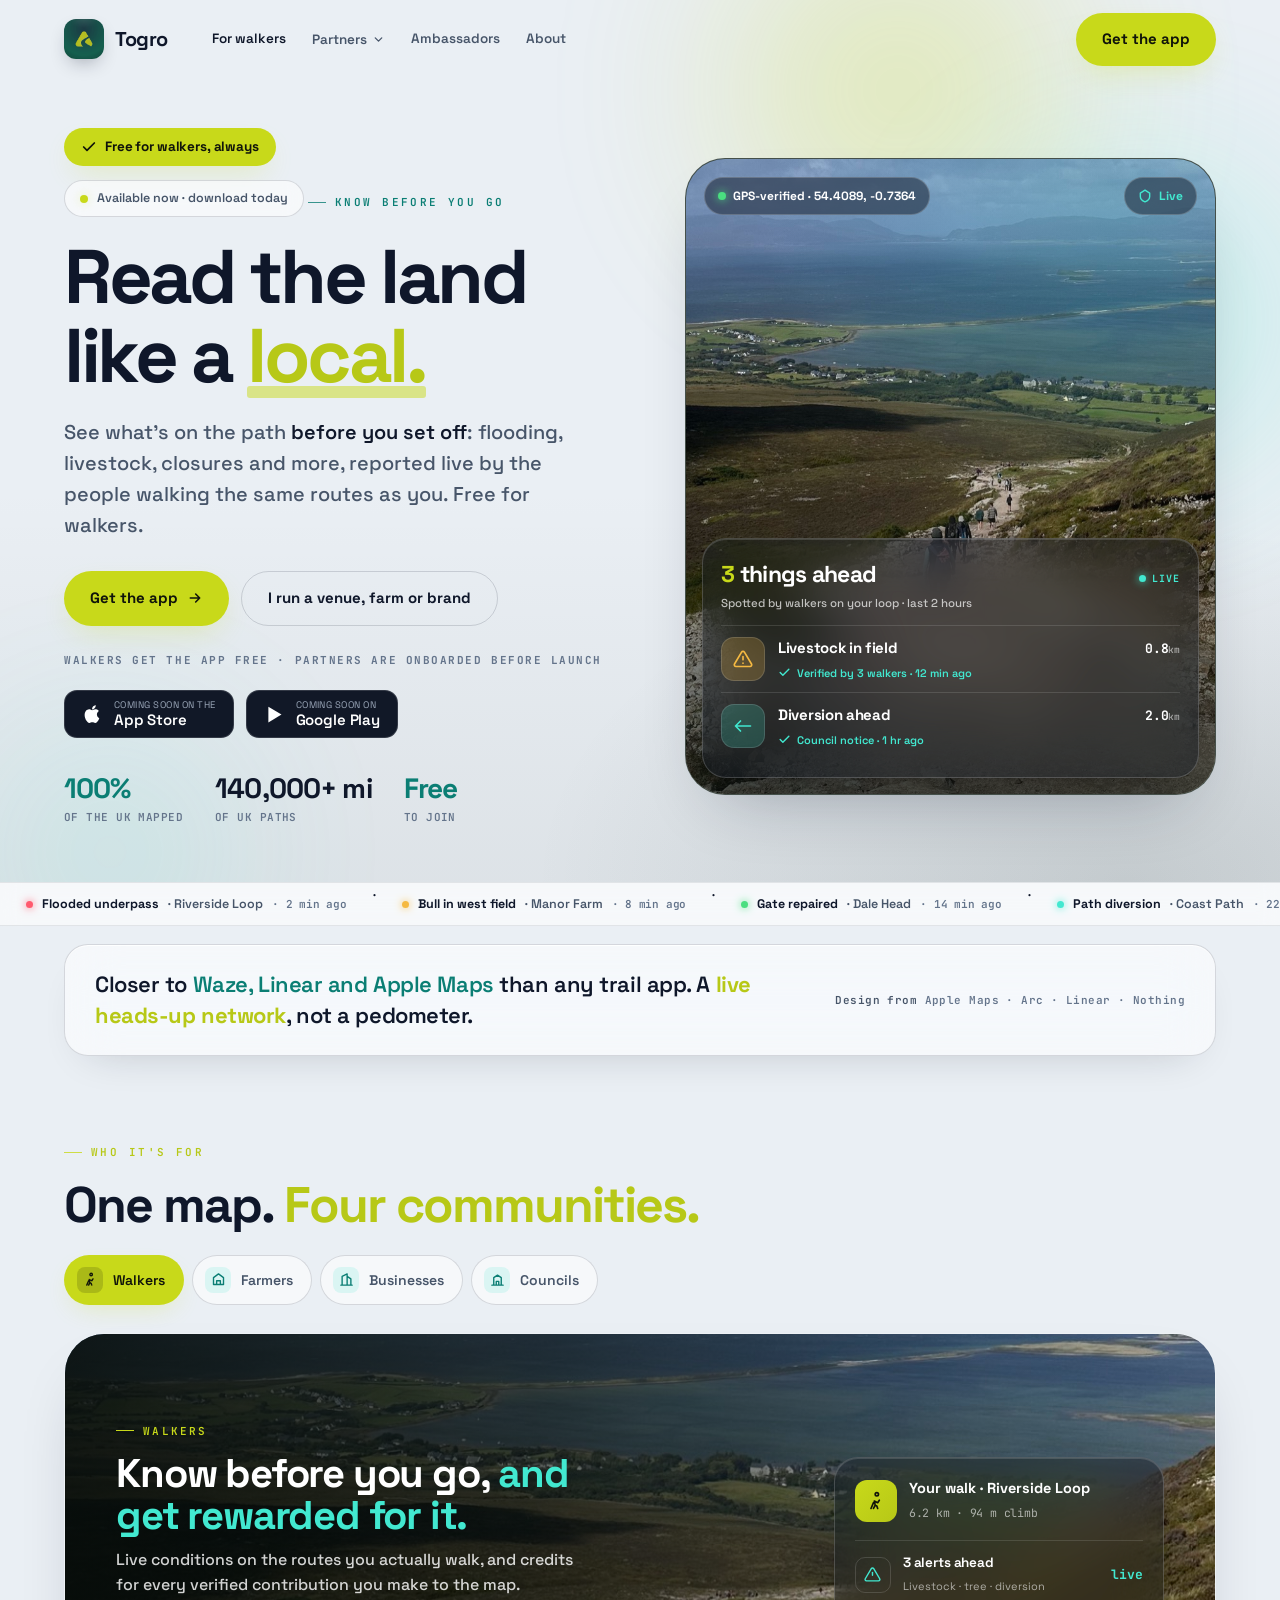
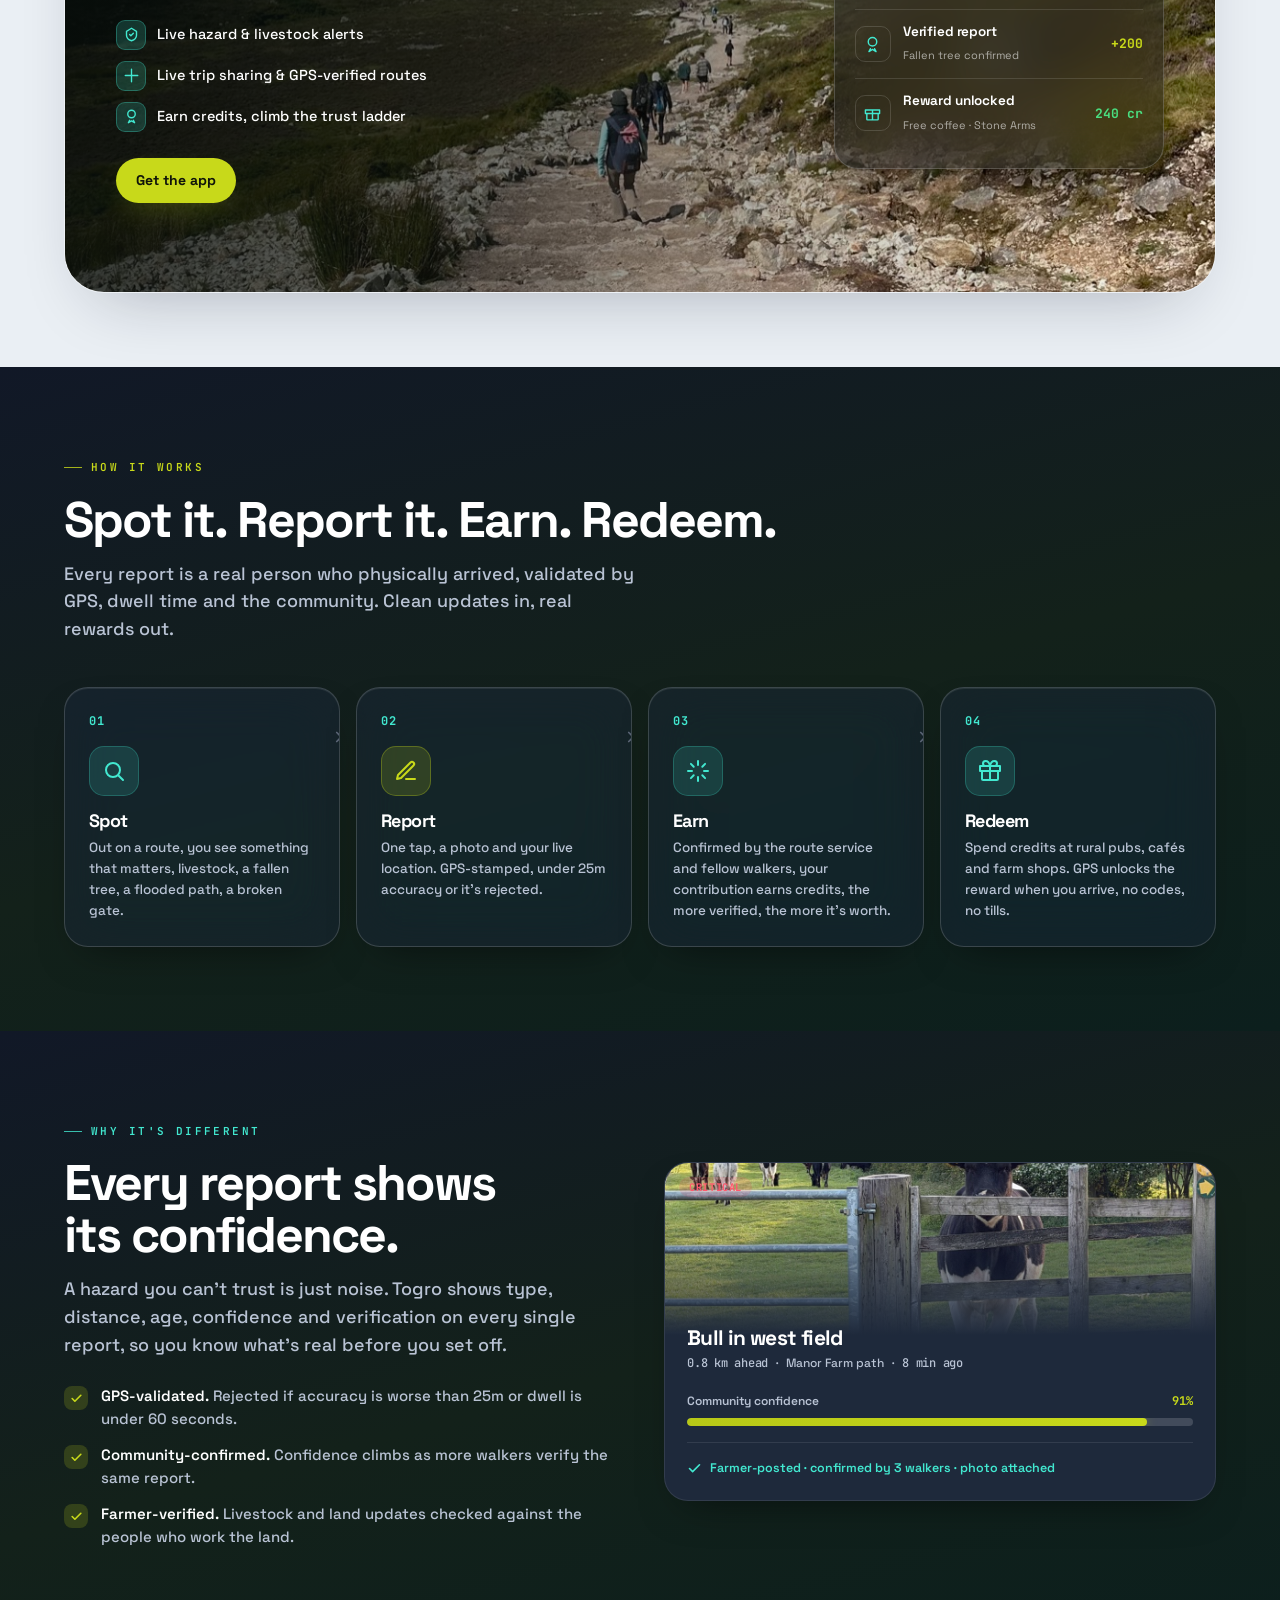
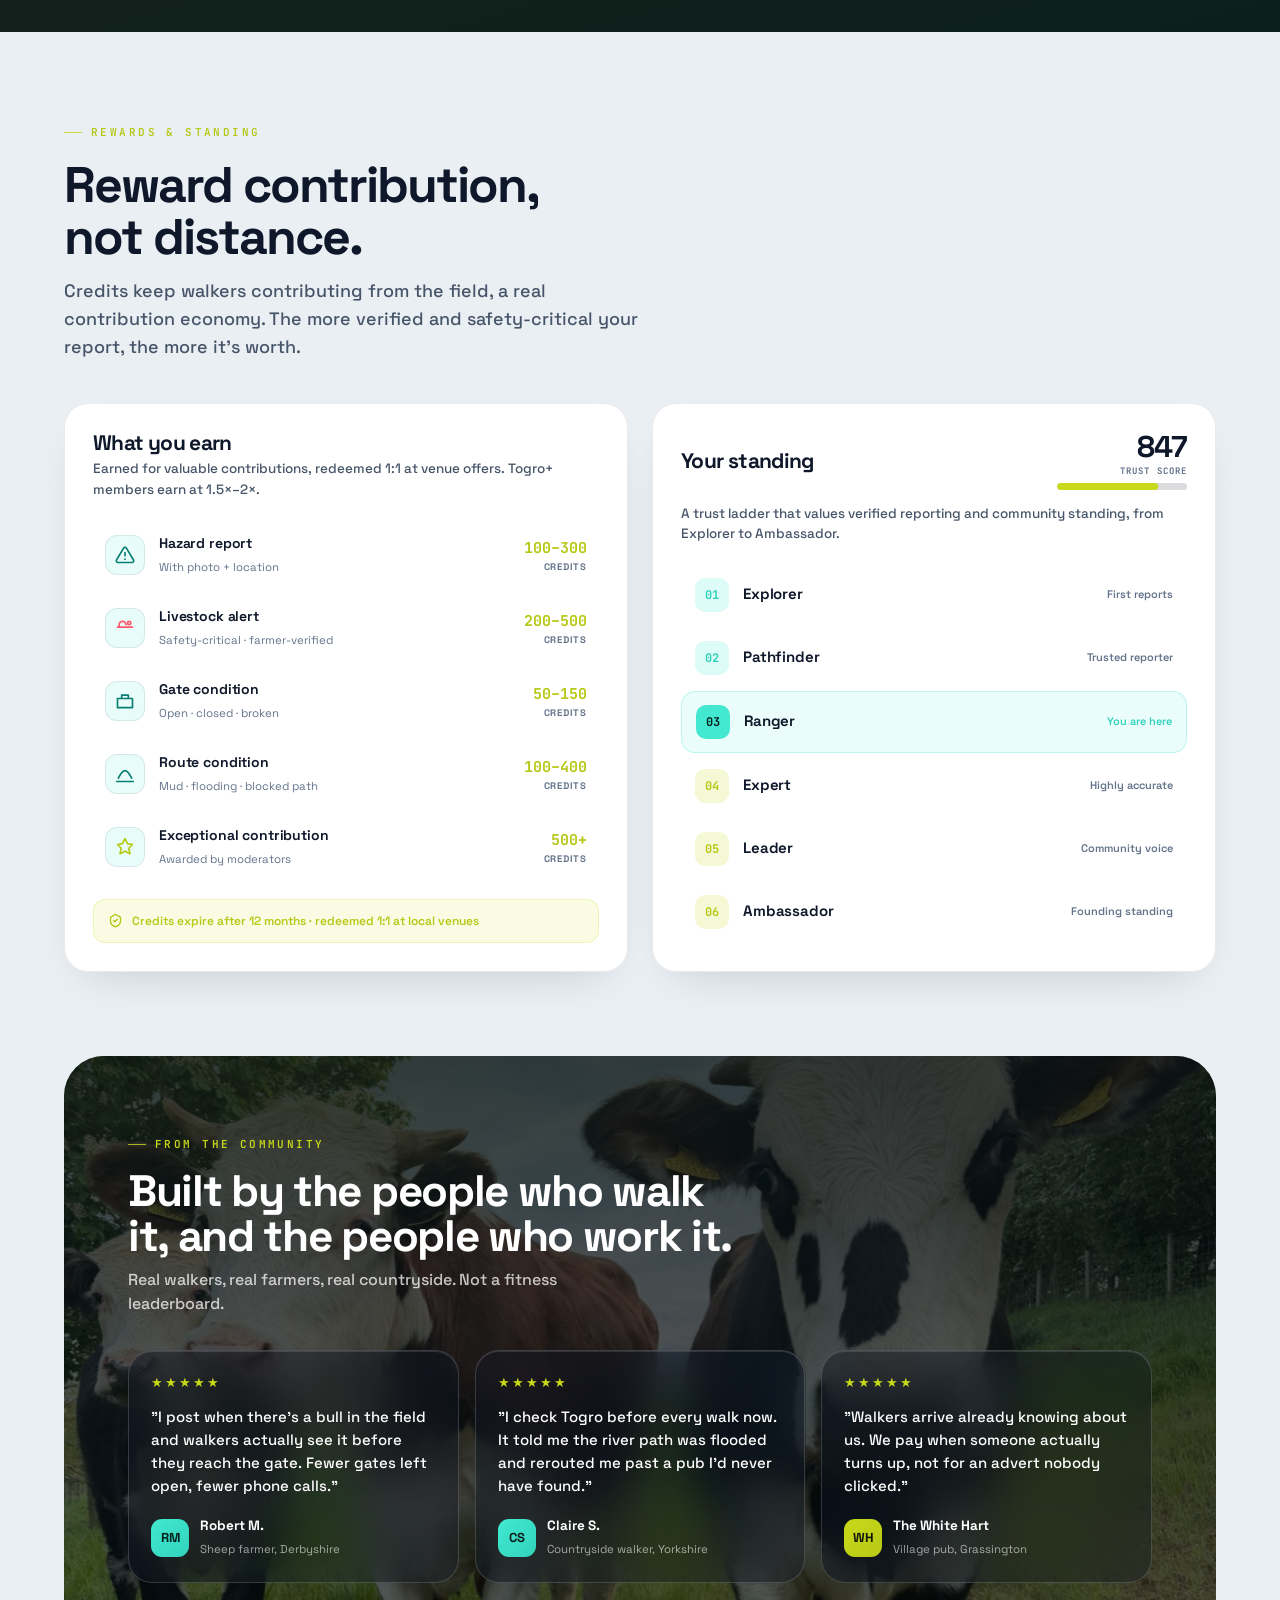
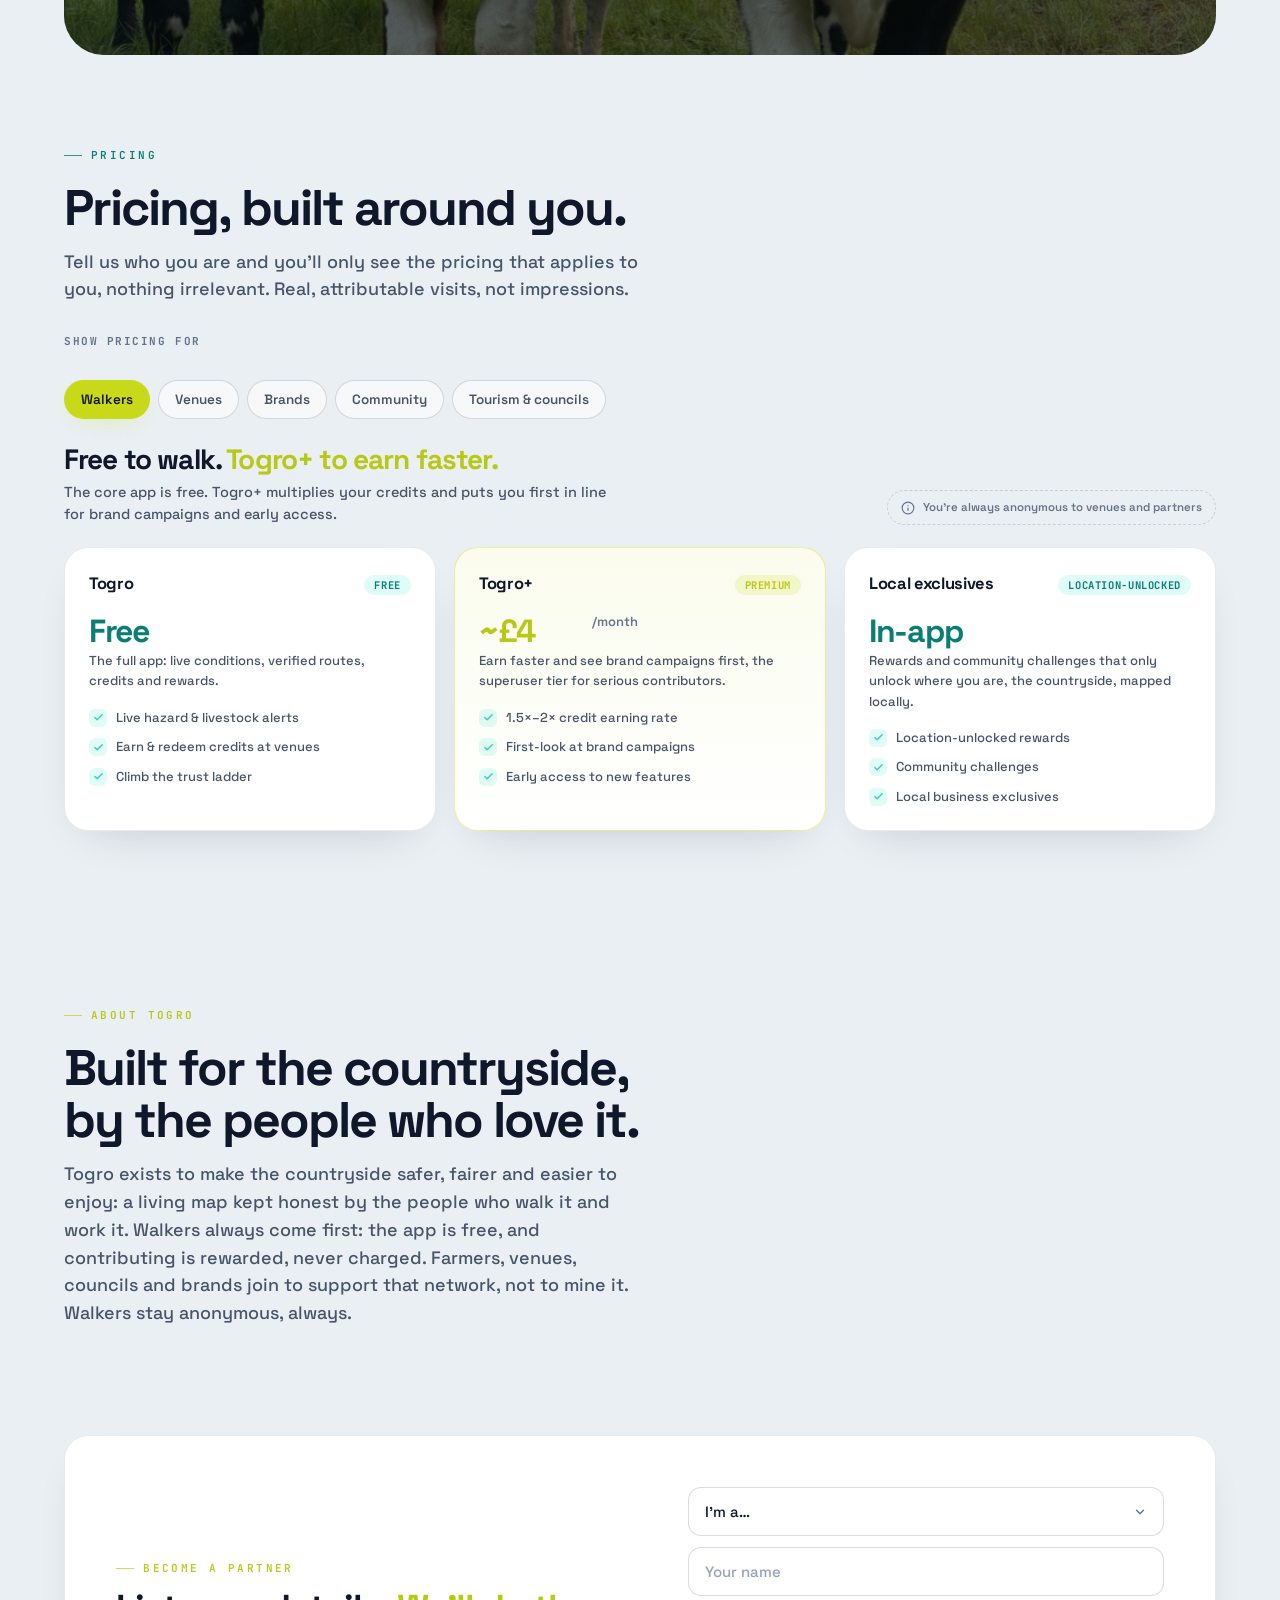
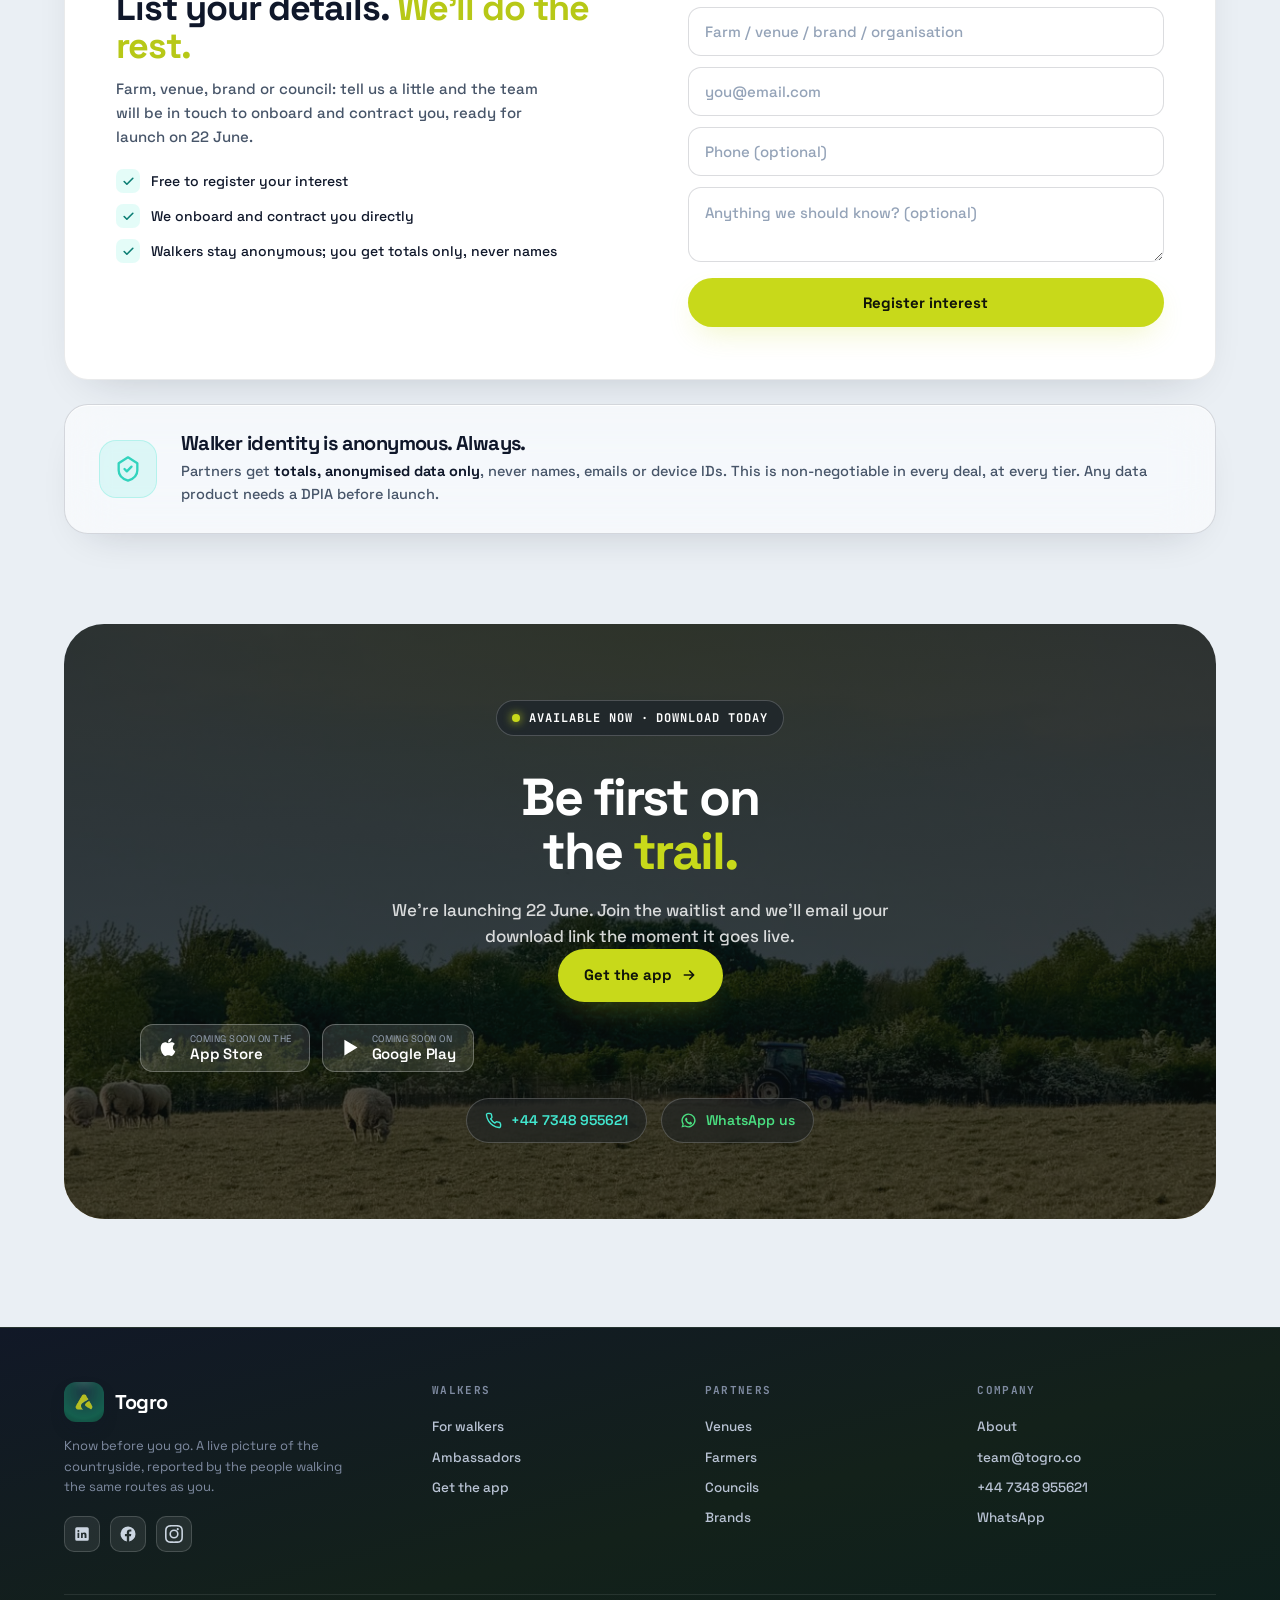
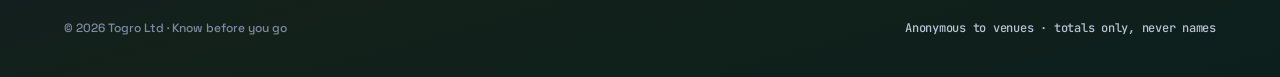
<file: index.html>
<!DOCTYPE html>
<html lang="en" data-mode="light">
<head>
<meta charset="UTF-8">
<meta name="viewport" content="width=device-width, initial-scale=1">
<title>Togro · Know before you go</title>
<meta name="description" content="The live picture of the countryside. Live, verified, community-built reports of what's happening on the ground right now, mapped by the people who walk it.">
<link rel="icon" type="image/png" sizes="any" href="images/logo-badge.png">
<link rel="apple-touch-icon" href="images/logo-badge.png">
<meta name="theme-color" content="#111827">
<link rel="canonical" href="https://togro.co/">
<meta property="og:type" content="website">
<meta property="og:title" content="Togro · Know before you go">
<meta property="og:description" content="Live, verified, community-built reports of what's happening in the countryside right now. Mapped by the people who walk it.">
<meta property="og:url" content="https://togro.co/">
<meta property="og:image" content="https://cdn.jsdelivr.net/gh/teamtogro/togro-site-v3@main/images/logo-badge.png">
<meta name="twitter:card" content="summary">
<meta name="twitter:title" content="Togro · Know before you go">
<meta name="twitter:description" content="Live, verified, community-built reports of what's happening in the countryside right now.">
<meta name="twitter:image" content="https://cdn.jsdelivr.net/gh/teamtogro/togro-site-v3@main/images/logo-badge.png">
<link rel="preconnect" href="https://fonts.googleapis.com">
<link rel="preconnect" href="https://fonts.gstatic.com" crossorigin>
<link href="https://fonts.googleapis.com/css2?family=Space+Grotesk:wght@400;500;600;700&family=JetBrains+Mono:wght@500;600;700&display=swap" rel="stylesheet">
<link rel="stylesheet" href="styles.css">
</head>
<body>

<!-- ════════════════ NAV ════════════════ -->
<header class="nav" id="nav">
  <div class="nav-inner">
    <a href="#top" class="brand">
      <span class="mk"><img src="images/logo-badge.png" alt="Togro logo"></span>
      Togro
    </a>
    <nav class="nav-links"><a href="/" style="color:var(--text-1)">For walkers</a><div class="nav-drop"><button type="button" class="nav-droptrig">Partners <svg width="13" height="13" viewBox="0 0 24 24" fill="none" stroke="currentColor" stroke-width="2.4" stroke-linecap="round" stroke-linejoin="round"><path d="M6 9l6 6 6-6"/></svg></button><div class="nav-menu"><a href="business">Venues</a><a href="farmers">Farmers</a><a href="councils">Councils</a><a href="brands">Brands</a></div></div><a href="ambassadors">Ambassadors</a><a href="about">About</a></nav>
    <div class="nav-actions">
      
      <a href="#cta" class="btn btn-lime btn-lg wl-cta">Join the waitlist</a>
      <button class="burger" id="burger" aria-label="Menu"><svg width="22" height="22" viewBox="0 0 24 24" fill="none" stroke="currentColor" stroke-width="2.2" stroke-linecap="round"><path d="M4 7h16M4 12h16M4 17h16"/></svg></button>
    </div>
  </div>
</header>
<nav class="mobile-menu glass" id="mobileMenu"><a href="/" style="color:var(--text-1)">For walkers</a><a href="business">Venues</a><a href="farmers">Farmers</a><a href="councils">Councils</a><a href="brands">Brands</a><a href="ambassadors">Ambassadors</a><a href="about">About</a><a href="#cta" class="btn btn-lime btn-md wl-cta">Join the waitlist</a></nav>
<span id="top"></span>

<!-- ════════════════ HERO ════════════════ -->
<section class="hero">
  <div class="mesh"><i class="a"></i><i class="b"></i><i class="c"></i></div>
  <div class="cursor-glow" id="cursorGlow"></div>
  <div class="wrap">
    <div class="hero-grid">
      <div class="hero-copy">
        <div class="free-pill"><svg viewBox="0 0 24 24" fill="none" stroke="currentColor" stroke-width="2.6" stroke-linecap="round" stroke-linejoin="round"><path d="M20 6 9 17l-5-5"/></svg>Free for walkers, always</div>
        <div class="launch-pill"><span class="dot"></span><span>Launching in <b id="cdHero">8</b> days · 22 June</span></div>
        <span class="eyebrow">Know before you go</span>
        <h1>Read the land like a <em>local.</em></h1>
        <p class="lede">See what's on the path <b>before you set off</b>: flooding, livestock, closures and more, reported live by the people walking the same routes as you. Free for walkers.</p>
        <div class="hero-cta">
          <a href="#cta" class="btn btn-lime btn-lg wl-cta">Join the waitlist
            <svg width="16" height="16" viewBox="0 0 24 24" fill="none" stroke="currentColor" stroke-width="2.4" stroke-linecap="round" stroke-linejoin="round"><path d="M5 12h14M13 6l6 6-6 6"/></svg></a>
          <a href="#communities" class="btn btn-ghost btn-lg">I run a venue, farm or brand</a>
        </div>
        <div class="hero-aud">
          <span class="lbl">Walkers get the app free · partners are onboarded before launch</span>
        </div>
        <div class="store-badges">
          <span class="store-badge"><svg width="21" height="21" fill="#fff" viewBox="0 0 24 24"><path d="M17.05 12.04c-.03-2.6 2.12-3.85 2.22-3.91-1.21-1.77-3.1-2.01-3.77-2.04-1.6-.16-3.13.94-3.94.94-.81 0-2.07-.92-3.4-.89-1.75.03-3.36 1.02-4.26 2.58-1.82 3.16-.47 7.83 1.3 10.4.86 1.25 1.89 2.66 3.24 2.61 1.3-.05 1.79-.84 3.36-.84 1.57 0 2.01.84 3.39.81 1.4-.03 2.29-1.28 3.15-2.54.99-1.46 1.4-2.87 1.42-2.94-.03-.01-2.72-1.04-2.75-4.13zM14.6 4.7c.72-.87 1.2-2.08 1.07-3.28-1.03.04-2.28.69-3.02 1.56-.66.77-1.24 2-1.08 3.18 1.15.09 2.32-.59 3.03-1.46z"/></svg><span class="stxt"><small>Coming soon on the</small><b>App Store</b></span></span>
          <span class="store-badge"><svg width="21" height="21" fill="#fff" viewBox="0 0 24 24"><path d="M5 3v18l15-9z"/></svg><span class="stxt"><small>Coming soon on</small><b>Google Play</b></span></span>
        </div>
        <div class="hero-meta">
          <div class="m"><b class="teal" data-count="100" data-suffix="%">0</b><span>of the UK mapped</span></div>
          <div class="m"><b data-count="140000" data-suffix="+ mi">0</b><span>of UK paths</span></div>
          <div class="m"><b class="teal">Free</b><span>to join</span></div>
        </div>
      </div>
      <div class="hero-device">
        <div class="device">
          <img class="photo" src="images/walkers.jpg" alt="Walkers on a countryside route">
          <div class="scrim"></div><div class="scrim2"></div>
          <div class="float-badge b1"><span class="dot"></span>GPS-verified · 54.4089, -0.7364</div>
          <div class="float-badge b2"><svg width="14" height="14" viewBox="0 0 24 24" fill="none" stroke="currentColor" stroke-width="2.4" stroke-linecap="round" stroke-linejoin="round"><path d="M12 2 4 7v6c0 5 3.5 7.5 8 9 4.5-1.5 8-4 8-9V7Z"/></svg>Live</div>
          <div class="live-card">
            <div class="lc-head"><div class="big"><em>3</em> things ahead</div><span class="live-dot">LIVE</span></div>
            <div class="lc-cap">Spotted by walkers on your loop · last 2 hours</div>
            <div class="vrep">
              <div class="vic warn"><svg width="20" height="20" viewBox="0 0 24 24" fill="none" stroke="currentColor" stroke-width="2" stroke-linecap="round" stroke-linejoin="round"><path d="M10.3 3.8 1.8 18a2 2 0 0 0 1.7 3h17a2 2 0 0 0 1.7-3L13.7 3.8a2 2 0 0 0-3.4 0Z"/><path d="M12 9v4m0 4h.01"/></svg></div>
              <div class="vbody"><div class="vtop"><span class="vtype">Livestock in field</span><span class="vdist mono">0.8<small>km</small></span></div>
                <div class="vverify"><svg width="13" height="13" viewBox="0 0 24 24" fill="none" stroke="currentColor" stroke-width="2.6" stroke-linecap="round" stroke-linejoin="round"><path d="M20 6 9 17l-5-5"/></svg>Verified by 3 walkers · 12 min ago</div></div>
            </div>
            <div class="vrep">
              <div class="vic info"><svg width="20" height="20" viewBox="0 0 24 24" fill="none" stroke="currentColor" stroke-width="2" stroke-linecap="round" stroke-linejoin="round"><path d="M9 18 3 12l6-6M21 12H3"/></svg></div>
              <div class="vbody"><div class="vtop"><span class="vtype">Diversion ahead</span><span class="vdist mono">2.0<small>km</small></span></div>
                <div class="vverify"><svg width="13" height="13" viewBox="0 0 24 24" fill="none" stroke="currentColor" stroke-width="2.6" stroke-linecap="round" stroke-linejoin="round"><path d="M20 6 9 17l-5-5"/></svg>Council notice · 1 hr ago</div></div>
            </div>
          </div>
        </div>
      </div>
    </div>
  </div>
</section>

<!-- ════════════════ LIVE TICKER ════════════════ -->
<div class="ticker">
  <div class="ticker-track" id="tickerTrack">
    <span class="tick crit"><span class="dot"></span><b>Flooded underpass</b> · Riverside Loop <span class="mono">· 2 min ago</span></span><span class="sep">·</span>
    <span class="tick warn"><span class="dot"></span><b>Bull in west field</b> · Manor Farm <span class="mono">· 8 min ago</span></span><span class="sep">·</span>
    <span class="tick succ"><span class="dot"></span><b>Gate repaired</b> · Dale Head <span class="mono">· 14 min ago</span></span><span class="sep">·</span>
    <span class="tick info"><span class="dot"></span><b>Path diversion</b> · Coast Path <span class="mono">· 22 min ago</span></span><span class="sep">·</span>
    <span class="tick warn"><span class="dot"></span><b>Fallen tree</b> · Beck Wood <span class="mono">· 31 min ago</span></span><span class="sep">·</span>
    <span class="tick succ"><span class="dot"></span><b>Free coffee unlocked</b> · The Stone Arms <span class="mono">· 38 min ago</span></span><span class="sep">·</span>
  </div>
</div>

<!-- ════════════════ POSITIONING ════════════════ -->
<section class="position">
  <div class="wrap">
    <div class="glass pos-card reveal">
      <div class="pos-line">Closer to <em>Waze, Linear and Apple Maps</em> than any trail app. A <b>live heads-up network</b>, not a pedometer.</div>
      <div class="pos-refs"><span>Design from</span> Apple Maps · Arc · Linear · Nothing</div>
    </div>
  </div>
</section>

<!-- ════════════════ 4-COMMUNITY SWITCHER ════════════════ -->
<section class="communities" id="communities">
  <div class="wrap">
    <div class="comm-head reveal">
      <div>
        <span class="eyebrow lime">Who it's for</span>
        <h2 class="section-title" style="margin-bottom:0">One map. <em>Four communities.</em></h2>
      </div>
      <div class="comm-tabs" id="commTabs">
        <button class="ctab on" data-c="walkers"><span class="ci"><svg width="15" height="15" viewBox="0 0 24 24" fill="none" stroke="currentColor" stroke-width="2.2" stroke-linecap="round" stroke-linejoin="round"><circle cx="13" cy="4" r="2"/><path d="m9 21 2-4 2 1 1 3M11 17l-1-5 4 2 2-3M6 21l3-7"/></svg></span>Walkers</button>
        <button class="ctab" data-c="farmers"><span class="ci"><svg width="15" height="15" viewBox="0 0 24 24" fill="none" stroke="currentColor" stroke-width="2.2" stroke-linecap="round" stroke-linejoin="round"><path d="M12 3 4 9v11h16V9zM9 20v-6h6v6"/></svg></span>Farmers</button>
        <button class="ctab" data-c="business"><span class="ci"><svg width="15" height="15" viewBox="0 0 24 24" fill="none" stroke="currentColor" stroke-width="2.2" stroke-linecap="round" stroke-linejoin="round"><path d="M3 21h18M5 21V7l8-4v18M19 21V11l-6-4"/></svg></span>Businesses</button>
        <button class="ctab" data-c="councils"><span class="ci"><svg width="15" height="15" viewBox="0 0 24 24" fill="none" stroke="currentColor" stroke-width="2.2" stroke-linecap="round" stroke-linejoin="round"><path d="M3 21h18M6 21V9l6-4 6 4v12M10 21v-6h4v6"/></svg></span>Councils</button>
      </div>
    </div>

    <div class="comm-stage reveal">
      <!-- WALKERS -->
      <div class="comm-slide on" data-s="walkers">
        <img loading="lazy" decoding="async" class="bg" src="images/walkers.jpg" alt="Walkers in the countryside">
        <div class="scrim"></div>
        <div class="comm-inner">
          <div class="comm-text">
            <div class="ce">Walkers</div>
            <h3>Know before you go, <em>and get rewarded for it.</em></h3>
            <p>Live conditions on the routes you actually walk, and credits for every verified contribution you make to the map.</p>
            <ul class="comm-feat">
              <li><span class="pi"><svg width="15" height="15" viewBox="0 0 24 24" fill="none" stroke="currentColor" stroke-width="2.2" stroke-linecap="round" stroke-linejoin="round"><path d="M12 2 4 7v6c0 5 3.5 7.5 8 9 4.5-1.5 8-4 8-9V7Z"/><path d="m9 12 2 2 4-4"/></svg></span>Live hazard &amp; livestock alerts</li>
              <li><span class="pi"><svg width="15" height="15" viewBox="0 0 24 24" fill="none" stroke="currentColor" stroke-width="2.2" stroke-linecap="round" stroke-linejoin="round"><path d="M12 2v20M2 12h20"/></svg></span>Live trip sharing &amp; GPS-verified routes</li>
              <li><span class="pi"><svg width="15" height="15" viewBox="0 0 24 24" fill="none" stroke="currentColor" stroke-width="2.2" stroke-linecap="round" stroke-linejoin="round"><circle cx="12" cy="8" r="6"/><path d="M9 18l-2 4 5-3 5 3-2-4"/></svg></span>Earn credits, climb the trust ladder</li>
            </ul>
            <div class="comm-cta"><a href="#cta" class="btn btn-lime btn-md wl-cta">Join the waitlist</a></div>
          </div>
          <div class="comm-mock">
            <div class="mh"><div class="mic"><svg width="20" height="20" viewBox="0 0 24 24" fill="none" stroke="currentColor" stroke-width="2" stroke-linecap="round" stroke-linejoin="round"><circle cx="13" cy="4" r="2"/><path d="m9 21 2-4 2 1 1 3M11 17l-1-5 4 2 2-3M6 21l3-7"/></svg></div><div><b>Your walk · Riverside Loop</b><span class="mono">6.2 km · 94 m climb</span></div></div>
            <div class="mrow"><div class="mi"><svg width="17" height="17" viewBox="0 0 24 24" fill="none" stroke="currentColor" stroke-width="2" stroke-linecap="round" stroke-linejoin="round"><path d="M10.3 3.8 1.8 18a2 2 0 0 0 1.7 3h17a2 2 0 0 0 1.7-3L13.7 3.8a2 2 0 0 0-3.4 0Z"/><path d="M12 9v4"/></svg></div><div class="mb"><b>3 alerts ahead</b><span>Livestock · tree · diversion</span></div><span class="mv teal">live</span></div>
            <div class="mrow"><div class="mi"><svg width="17" height="17" viewBox="0 0 24 24" fill="none" stroke="currentColor" stroke-width="2" stroke-linecap="round" stroke-linejoin="round"><circle cx="12" cy="8" r="6"/><path d="M9 18l-2 4 5-3 5 3-2-4"/></svg></div><div class="mb"><b>Verified report</b><span>Fallen tree confirmed</span></div><span class="mv lime">+200</span></div>
            <div class="mrow"><div class="mi"><svg width="17" height="17" viewBox="0 0 24 24" fill="none" stroke="currentColor" stroke-width="2" stroke-linecap="round" stroke-linejoin="round"><path d="M20 12v8a1 1 0 0 1-1 1H5a1 1 0 0 1-1-1v-8M2 7h20v5H2zM12 21V7"/></svg></div><div class="mb"><b>Reward unlocked</b><span>Free coffee · Stone Arms</span></div><span class="mv succ">240 cr</span></div>
          </div>
        </div>
      </div>
      <!-- FARMERS -->
      <div class="comm-slide" data-s="farmers">
        <img loading="lazy" decoding="async" class="bg" src="images/farmers.jpg" alt="Farmer on the land">
        <div class="scrim"></div>
        <div class="comm-inner">
          <div class="comm-text">
            <div class="ce">Farmers &amp; landowners</div>
            <h3>Less friction at the gate. <em>Safer routes across your land.</em></h3>
            <p>Push live land-condition updates so walkers arrive informed. Farmers never pay and are never paid cash, recognition is through credits and the stewardship programme.</p>
            <ul class="comm-feat">
              <li><span class="pi"><svg width="15" height="15" viewBox="0 0 24 24" fill="none" stroke="currentColor" stroke-width="2.2" stroke-linecap="round" stroke-linejoin="round"><path d="M10.3 3.8 1.8 18a2 2 0 0 0 1.7 3h17a2 2 0 0 0 1.7-3L13.7 3.8a2 2 0 0 0-3.4 0Z"/><path d="M12 9v4"/></svg></span>Post livestock &amp; gate advisories in seconds</li>
              <li><span class="pi"><svg width="15" height="15" viewBox="0 0 24 24" fill="none" stroke="currentColor" stroke-width="2.2" stroke-linecap="round" stroke-linejoin="round"><path d="M14 2H6a2 2 0 0 0-2 2v16a2 2 0 0 0 2 2h12a2 2 0 0 0 2-2V8z"/><path d="M14 2v6h6"/></svg></span>Incident audit logs &amp; right-of-way clarity</li>
              <li><span class="pi"><svg width="15" height="15" viewBox="0 0 24 24" fill="none" stroke="currentColor" stroke-width="2.2" stroke-linecap="round" stroke-linejoin="round"><circle cx="12" cy="8" r="6"/><path d="M9 18l-2 4 5-3 5 3-2-4"/></svg></span>Rural-stewardship recognition, not invoices</li>
            </ul>
            <div class="comm-cta"><a href="#partner-signup" data-partner="Farmer / landowner" class="btn btn-teal btn-md">Onboard your land</a></div>
          </div>
          <div class="comm-mock">
            <div class="mh"><div class="mic"><svg width="20" height="20" viewBox="0 0 24 24" fill="none" stroke="currentColor" stroke-width="2" stroke-linecap="round" stroke-linejoin="round"><path d="M12 3 4 9v11h16V9zM9 20v-6h6v6"/></svg></div><div><b>Manor Farm · land status</b><span class="mono">3 permissive paths</span></div></div>
            <div class="mrow"><div class="mi" style="color:var(--warn)"><svg width="17" height="17" viewBox="0 0 24 24" fill="none" stroke="currentColor" stroke-width="2" stroke-linecap="round" stroke-linejoin="round"><path d="M10.3 3.8 1.8 18a2 2 0 0 0 1.7 3h17a2 2 0 0 0 1.7-3L13.7 3.8a2 2 0 0 0-3.4 0Z"/><path d="M12 9v4"/></svg></div><div class="mb"><b>Bull in west field</b><span>Posted by you · live</span></div><span class="mv warn">active</span></div>
            <div class="mrow"><div class="mi" style="color:var(--succ)"><svg width="17" height="17" viewBox="0 0 24 24" fill="none" stroke="currentColor" stroke-width="2.4" stroke-linecap="round" stroke-linejoin="round"><path d="M20 6 9 17l-5-5"/></svg></div><div class="mb"><b>Gate repaired</b><span>22 walkers notified today</span></div><span class="mv succ">resolved</span></div>
            <div class="mrow"><div class="mi"><svg width="17" height="17" viewBox="0 0 24 24" fill="none" stroke="currentColor" stroke-width="2" stroke-linecap="round" stroke-linejoin="round"><path d="M12 2 4 7v6c0 5 3.5 7.5 8 9 4.5-1.5 8-4 8-9V7Z"/></svg></div><div class="mb"><b>Stewardship standing</b><span>Top 5% locally</span></div><span class="mv teal">Guardian</span></div>
          </div>
        </div>
      </div>
      <!-- BUSINESSES -->
      <div class="comm-slide" data-s="business">
        <img loading="lazy" decoding="async" class="bg" src="images/businesses.jpg" alt="Rural pub">
        <div class="scrim"></div>
        <div class="comm-inner">
          <div class="comm-text">
            <div class="ce">Pubs, cafés &amp; farm shops</div>
            <h3>Verified rural footfall. <em>Pay only when they arrive.</em></h3>
            <p>List a reward and walkers passing nearby unlock it on arrival, validated by GPS and dwell time. A flat per-redemption fee, never a cut of the bill.</p>
            <ul class="comm-feat">
              <li><span class="pi"><svg width="15" height="15" viewBox="0 0 24 24" fill="none" stroke="currentColor" stroke-width="2.2" stroke-linecap="round" stroke-linejoin="round"><path d="M20 10c0 6-8 12-8 12s-8-6-8-12a8 8 0 0 1 16 0Z"/><circle cx="12" cy="10" r="3"/></svg></span>Geofence, QR or voucher, works in poor signal</li>
              <li><span class="pi"><svg width="15" height="15" viewBox="0 0 24 24" fill="none" stroke="currentColor" stroke-width="2.2" stroke-linecap="round" stroke-linejoin="round"><path d="M3 3v18h18M7 14l4-4 3 3 5-6"/></svg></span>Near-live footfall dashboard</li>
              <li><span class="pi"><svg width="15" height="15" viewBox="0 0 24 24" fill="none" stroke="currentColor" stroke-width="2.2" stroke-linecap="round" stroke-linejoin="round"><path d="M9.5 2A1.5 1.5 0 0 0 8 3.5V4H6a2 2 0 0 0-2 2v3a3 3 0 0 0 3 3M8 4h8M12 17v3M8 22h8"/></svg></span>AI sets the right reward in one tap</li>
            </ul>
            <div class="comm-cta"><a href="#partner-signup" data-partner="Venue / business" class="btn btn-teal btn-md">List your venue</a></div>
          </div>
          <div class="comm-mock">
            <div class="mh"><div class="mic"><svg width="20" height="20" viewBox="0 0 24 24" fill="none" stroke="currentColor" stroke-width="2" stroke-linecap="round" stroke-linejoin="round"><path d="M3 21h18M5 21V7l8-4v18M19 21V11l-6-4"/></svg></div><div><b>The Stone Arms · dashboard</b><span class="mono">Tier A · per-redemption</span></div></div>
            <div class="mrow"><div class="mi"><svg width="17" height="17" viewBox="0 0 24 24" fill="none" stroke="currentColor" stroke-width="2" stroke-linecap="round" stroke-linejoin="round"><path d="M20 12v8a1 1 0 0 1-1 1H5a1 1 0 0 1-1-1v-8M2 7h20v5H2zM12 21V7"/></svg></div><div class="mb"><b>Free coffee</b><span>Live · geofence 50m</span></div><span class="mv teal">live</span></div>
            <div class="mrow"><div class="mi" style="color:var(--succ)"><svg width="17" height="17" viewBox="0 0 24 24" fill="none" stroke="currentColor" stroke-width="2.4" stroke-linecap="round" stroke-linejoin="round"><path d="M20 6 9 17l-5-5"/></svg></div><div class="mb"><b>Walker arrived</b><span>GPS-verified · 2 min dwell</span></div><span class="mv succ">+1 visit</span></div>
            <div class="mrow"><div class="mi"><svg width="17" height="17" viewBox="0 0 24 24" fill="none" stroke="currentColor" stroke-width="2" stroke-linecap="round" stroke-linejoin="round"><path d="M2 12h20M12 2a15 15 0 0 1 0 20M12 2a15 15 0 0 0 0 20"/></svg></div><div class="mb"><b>This week</b><span>38 verified arrivals</span></div><span class="mv lime">£19.00</span></div>
          </div>
        </div>
      </div>
      <!-- COUNCILS -->
      <div class="comm-slide" data-s="councils">
        <img loading="lazy" decoding="async" class="bg" src="images/councils.jpg" alt="National park landscape">
        <div class="scrim"></div>
        <div class="comm-inner">
          <div class="comm-text">
            <div class="ce">Councils, tourism &amp; national parks</div>
            <h3>Path-path-condition updates. <em>Spreading visitors out that works.</em></h3>
            <p>Rights-of-way overlays, live hazard data and the tools to pull walkers toward under-visited villages, away from the the busy spots and into the businesses that need them.</p>
            <ul class="comm-feat">
              <li><span class="pi"><svg width="15" height="15" viewBox="0 0 24 24" fill="none" stroke="currentColor" stroke-width="2.2" stroke-linecap="round" stroke-linejoin="round"><path d="m9 18-6-3V4l6 3 6-3 6 3v11l-6 3-6-3ZM9 7v11M15 4v11"/></svg></span>Rights-of-way overlays &amp; path-condition data</li>
              <li><span class="pi"><svg width="15" height="15" viewBox="0 0 24 24" fill="none" stroke="currentColor" stroke-width="2.2" stroke-linecap="round" stroke-linejoin="round"><path d="M12 2v20M17 5H9.5a3.5 3.5 0 0 0 0 7h5a3.5 3.5 0 0 1 0 7H6"/></svg></span>Seasonal destination campaigns with rewards</li>
              <li><span class="pi"><svg width="15" height="15" viewBox="0 0 24 24" fill="none" stroke="currentColor" stroke-width="2.2" stroke-linecap="round" stroke-linejoin="round"><path d="M12 2 4 7v6c0 5 3.5 7.5 8 9 4.5-1.5 8-4 8-9V7Z"/></svg></span>Anonymised, totals, never names, never walker PII</li>
            </ul>
            <div class="comm-cta"><a href="#partner-signup" data-partner="Council / tourism" class="btn btn-teal btn-md">Talk to us</a></div>
          </div>
          <div class="comm-mock">
            <div class="mh"><div class="mic"><svg width="20" height="20" viewBox="0 0 24 24" fill="none" stroke="currentColor" stroke-width="2" stroke-linecap="round" stroke-linejoin="round"><path d="M3 21h18M6 21V9l6-4 6 4v12M10 21v-6h4v6"/></svg></div><div><b>County RoW · overview</b><span class="mono">North York Moors</span></div></div>
            <div class="mrow"><div class="mi"><svg width="17" height="17" viewBox="0 0 24 24" fill="none" stroke="currentColor" stroke-width="2" stroke-linecap="round" stroke-linejoin="round"><path d="m9 18-6-3V4l6 3 6-3 6 3v11l-6 3-6-3Z"/></svg></div><div class="mb"><b>14 path issues logged</b><span>This month · auto-triaged</span></div><span class="mv teal">live</span></div>
            <div class="mrow"><div class="mi" style="color:var(--succ)"><svg width="17" height="17" viewBox="0 0 24 24" fill="none" stroke="currentColor" stroke-width="2.4" stroke-linecap="round" stroke-linejoin="round"><path d="M20 6 9 17l-5-5"/></svg></div><div class="mb"><b>Spreading out campaign</b><span>+22% footfall · 3 villages</span></div><span class="mv succ">+22%</span></div>
            <div class="mrow"><div class="mi"><svg width="17" height="17" viewBox="0 0 24 24" fill="none" stroke="currentColor" stroke-width="2" stroke-linecap="round" stroke-linejoin="round"><path d="M12 2 4 7v6c0 5 3.5 7.5 8 9 4.5-1.5 8-4 8-9V7Z"/><path d="m9 12 2 2 4-4"/></svg></div><div class="mb"><b>Data privacy</b><span>Totals only · DPIA-ready</span></div><span class="mv teal">secure</span></div>
          </div>
        </div>
      </div>
    </div>
  </div>
</section>

<!-- ════════════════ HOW IT WORKS (dark band) ════════════════ -->
<section class="how invert" id="how">
  <div class="wrap">
    <span class="eyebrow lime">How it works</span>
    <h2 class="section-title reveal">Spot it. Report it. Earn. Redeem.</h2>
    <p class="section-sub reveal">Every report is a real person who physically arrived, validated by GPS, dwell time and the community. Clean updates in, real rewards out.</p>
    <div class="steps">
      <div class="step glass reveal"><div class="sn">01</div><div class="sic"><svg width="24" height="24" viewBox="0 0 24 24" fill="none" stroke="currentColor" stroke-width="2" stroke-linecap="round" stroke-linejoin="round"><circle cx="11" cy="11" r="7"/><path d="m21 21-4.3-4.3"/></svg></div><h3>Spot</h3><p>Out on a route, you see something that matters, livestock, a fallen tree, a flooded path, a broken gate.</p><svg class="sconn" width="18" height="18" viewBox="0 0 24 24" fill="none" stroke="currentColor" stroke-width="2.2" stroke-linecap="round"><path d="M9 6l6 6-6 6"/></svg></div>
      <div class="step glass reveal act"><div class="sn">02</div><div class="sic"><svg width="24" height="24" viewBox="0 0 24 24" fill="none" stroke="currentColor" stroke-width="2" stroke-linecap="round" stroke-linejoin="round"><path d="M12 20h9M16.5 3.5a2.1 2.1 0 0 1 3 3L7 19l-4 1 1-4Z"/></svg></div><h3>Report</h3><p>One tap, a photo and your live location. GPS-stamped, under 25m accuracy or it's rejected.</p><svg class="sconn" width="18" height="18" viewBox="0 0 24 24" fill="none" stroke="currentColor" stroke-width="2.2" stroke-linecap="round"><path d="M9 6l6 6-6 6"/></svg></div>
      <div class="step glass reveal"><div class="sn">03</div><div class="sic"><svg width="24" height="24" viewBox="0 0 24 24" fill="none" stroke="currentColor" stroke-width="2" stroke-linecap="round" stroke-linejoin="round"><path d="M12 2v4M12 18v4M4.9 4.9l2.8 2.8M16.3 16.3l2.8 2.8M2 12h4M18 12h4M4.9 19.1l2.8-2.8M16.3 7.7l2.8-2.8"/></svg></div><h3>Earn</h3><p>Confirmed by the route service and fellow walkers, your contribution earns credits, the more verified, the more it's worth.</p><svg class="sconn" width="18" height="18" viewBox="0 0 24 24" fill="none" stroke="currentColor" stroke-width="2.2" stroke-linecap="round"><path d="M9 6l6 6-6 6"/></svg></div>
      <div class="step glass reveal"><div class="sn">04</div><div class="sic"><svg width="24" height="24" viewBox="0 0 24 24" fill="none" stroke="currentColor" stroke-width="2" stroke-linecap="round" stroke-linejoin="round"><path d="M20 12v8a1 1 0 0 1-1 1H5a1 1 0 0 1-1-1v-8M2 7h20v5H2zM12 21V7M12 7H7.5a2.5 2.5 0 0 1 0-5C11 2 12 7 12 7zM12 7h4.5a2.5 2.5 0 0 0 0-5C13 2 12 7 12 7z"/></svg></div><h3>Redeem</h3><p>Spend credits at rural pubs, cafés and farm shops. GPS unlocks the reward when you arrive, no codes, no tills.</p></div>
    </div>
  </div>
</section>

<!-- ════════════════ DIFFERENTIATOR (dark band) ════════════════ -->
<section class="diff invert" id="hazards">
  <div class="wrap">
    <div class="diff-grid">
      <div class="reveal">
        <span class="eyebrow">Why it's different</span>
        <h2 class="section-title">Every report shows<br>its confidence.</h2>
        <p class="section-sub">A hazard you can't trust is just noise. Togro shows type, distance, age, confidence and verification on every single report, so you know what's real before you set off.</p>
        <ul class="diff-list">
          <li><span class="ck"><svg width="13" height="13" viewBox="0 0 24 24" fill="none" stroke="currentColor" stroke-width="3" stroke-linecap="round" stroke-linejoin="round"><path d="M20 6 9 17l-5-5"/></svg></span><span><b>GPS-validated.</b> Rejected if accuracy is worse than 25m or dwell is under 60 seconds.</span></li>
          <li><span class="ck"><svg width="13" height="13" viewBox="0 0 24 24" fill="none" stroke="currentColor" stroke-width="3" stroke-linecap="round" stroke-linejoin="round"><path d="M20 6 9 17l-5-5"/></svg></span><span><b>Community-confirmed.</b> Confidence climbs as more walkers verify the same report.</span></li>
          <li><span class="ck"><svg width="13" height="13" viewBox="0 0 24 24" fill="none" stroke="currentColor" stroke-width="3" stroke-linecap="round" stroke-linejoin="round"><path d="M20 6 9 17l-5-5"/></svg></span><span><b>Farmer-verified.</b> Livestock and land updates checked against the people who work the land.</span></li>
        </ul>
      </div>
      <div class="reveal">
        <div class="hcard solid" id="hazardCard">
          <div class="hphoto"><img loading="lazy" decoding="async" src="images/bull-gate.jpg" alt="Livestock by a gate"><div class="hsc"></div><span class="tag crit htag">Critical</span></div>
          <div class="hbody">
            <h3>Bull in west field</h3>
            <div class="hmeta"><span class="mono">0.8 km ahead</span> · <span>Manor Farm path</span> · <span class="mono">8 min ago</span></div>
            <div class="confwrap">
              <div class="confrow"><span>Community confidence</span><span class="pct" data-conf="91">0%</span></div>
              <div class="confbar"><i data-fill="91"></i></div>
            </div>
            <div class="verify-row"><svg width="15" height="15" viewBox="0 0 24 24" fill="none" stroke="currentColor" stroke-width="2.6" stroke-linecap="round" stroke-linejoin="round"><path d="M20 6 9 17l-5-5"/></svg>Farmer-posted · confirmed by 3 walkers · photo attached</div>
          </div>
        </div>
      </div>
    </div>
  </div>
</section>

<!-- ════════════════ REWARDS + TRUST ════════════════ -->
<section class="rewards" id="rewards">
  <div class="wrap">
    <span class="eyebrow lime">Rewards &amp; standing</span>
    <h2 class="section-title reveal">Reward contribution,<br>not distance.</h2>
    <p class="section-sub reveal">Credits keep walkers contributing from the field, a real contribution economy. The more verified and safety-critical your report, the more it's worth.</p>
    <div class="rw-grid">
      <div class="panel solid reveal">
        <div class="panel-h"><h3>What you earn</h3></div>
        <p class="ph-sub">Earned for valuable contributions, redeemed 1:1 at venue offers. Togro+ members earn at 1.5×–2×.</p>
        <div class="earn">
          <div class="erow"><div class="eic"><svg width="20" height="20" viewBox="0 0 24 24" fill="none" stroke="currentColor" stroke-width="2" stroke-linecap="round" stroke-linejoin="round"><path d="M10.3 3.8 1.8 18a2 2 0 0 0 1.7 3h17a2 2 0 0 0 1.7-3L13.7 3.8a2 2 0 0 0-3.4 0Z"/><path d="M12 9v4m0 4h.01"/></svg></div><div class="eb"><b>Hazard report</b><span>With photo + location</span></div><div class="ev"><span class="n">100–300</span><small>CREDITS</small></div></div>
          <div class="erow"><div class="eic" style="color:var(--crit)"><svg width="20" height="20" viewBox="0 0 24 24" fill="none" stroke="currentColor" stroke-width="2" stroke-linecap="round" stroke-linejoin="round"><path d="M3 11h18M5 11V8a4 4 0 0 1 8 0"/><circle cx="17" cy="6" r="2"/></svg></div><div class="eb"><b>Livestock alert</b><span>Safety-critical · farmer-verified</span></div><div class="ev"><span class="n">200–500</span><small>CREDITS</small></div></div>
          <div class="erow"><div class="eic"><svg width="20" height="20" viewBox="0 0 24 24" fill="none" stroke="currentColor" stroke-width="2" stroke-linecap="round" stroke-linejoin="round"><path d="M3 9h18M3 9v11h18V9M8 9V5h8v4"/></svg></div><div class="eb"><b>Gate condition</b><span>Open · closed · broken</span></div><div class="ev"><span class="n">50–150</span><small>CREDITS</small></div></div>
          <div class="erow"><div class="eic"><svg width="20" height="20" viewBox="0 0 24 24" fill="none" stroke="currentColor" stroke-width="2" stroke-linecap="round" stroke-linejoin="round"><path d="M4 17c3-6 5-9 8-9s5 3 8 9M2 21h20"/></svg></div><div class="eb"><b>Route condition</b><span>Mud · flooding · blocked path</span></div><div class="ev"><span class="n">100–400</span><small>CREDITS</small></div></div>
          <div class="erow"><div class="eic" style="color:var(--lime-lo)"><svg width="20" height="20" viewBox="0 0 24 24" fill="none" stroke="currentColor" stroke-width="2" stroke-linecap="round" stroke-linejoin="round"><path d="m12 2 3 6 6 1-4.5 4.5L18 20l-6-3-6 3 1.5-6.5L3 9l6-1Z"/></svg></div><div class="eb"><b>Exceptional contribution</b><span>Awarded by moderators</span></div><div class="ev"><span class="n">500+</span><small>CREDITS</small></div></div>
        </div>
        <div class="earn-note"><svg width="15" height="15" viewBox="0 0 24 24" fill="none" stroke="currentColor" stroke-width="2.2" stroke-linecap="round" stroke-linejoin="round"><path d="M12 2 4 7v6c0 5 3.5 7.5 8 9 4.5-1.5 8-4 8-9V7Z"/><path d="m9 12 2 2 4-4"/></svg>Credits expire after 12 months · redeemed 1:1 at local venues</div>
      </div>
      <div class="panel solid reveal">
        <div class="ladder-cap">
          <div class="panel-h"><h3>Your standing</h3></div>
          <div class="trust-badge"><div class="n">847</div><div class="l">TRUST SCORE</div><div class="tprog"><i></i></div></div>
        </div>
        <p class="ph-sub" style="margin-top:0">A trust ladder that values verified reporting and community standing, from Explorer to Ambassador.</p>
        <div class="ladder">
          <div class="rung teal"><div class="rn">01</div><b>Explorer</b><span class="rmeta">First reports</span></div>
          <div class="rung teal"><div class="rn">02</div><b>Pathfinder</b><span class="rmeta">Trusted reporter</span></div>
          <div class="rung teal cur"><div class="rn">03</div><b>Ranger</b><span class="rmeta">You are here</span></div>
          <div class="rung lime"><div class="rn">04</div><b>Expert</b><span class="rmeta">Highly accurate</span></div>
          <div class="rung lime"><div class="rn">05</div><b>Leader</b><span class="rmeta">Community voice</span></div>
          <div class="rung lime"><div class="rn">06</div><b>Ambassador</b><span class="rmeta">Founding standing</span></div>
        </div>
      </div>
    </div>
  </div>
</section>

<!-- ════════════════ TESTIMONIALS (farmer community) ════════════════ -->
<section class="voices">
  <div class="wrap">
    <div class="voices-band reveal">
      <img loading="lazy" decoding="async" class="vbg" src="images/cows.jpg" alt="Cattle in a field">
      <div class="vsc"></div>
      <div class="voices-inner">
        <span class="eyebrow">From the community</span>
        <h2>Built by the people who walk it, and the people who work it.</h2>
        <p class="vsub">Real walkers, real farmers, real countryside. Not a fitness leaderboard.</p>
        <div class="quotes">
          <div class="quote">
            <div class="stars">★★★★★</div>
            <p>"I post when there's a bull in the field and walkers actually see it before they reach the gate. Fewer gates left open, fewer phone calls."</p>
            <div class="qa"><div class="qav">RM</div><div><b>Robert M.</b><span>Sheep farmer, Derbyshire</span></div></div>
          </div>
          <div class="quote">
            <div class="stars">★★★★★</div>
            <p>"I check Togro before every walk now. It told me the river path was flooded and rerouted me past a pub I'd never have found."</p>
            <div class="qa"><div class="qav">CS</div><div><b>Claire S.</b><span>Countryside walker, Yorkshire</span></div></div>
          </div>
          <div class="quote">
            <div class="stars">★★★★★</div>
            <p>"Walkers arrive already knowing about us. We pay when someone actually turns up, not for an advert nobody clicked."</p>
            <div class="qa"><div class="qav" style="background:linear-gradient(135deg,var(--lime),var(--lime-lo));color:var(--ink-on-lime)">WH</div><div><b>The White Hart</b><span>Village pub, Grassington</span></div></div>
          </div>
        </div>
      </div>
    </div>
  </div>
</section>

<!-- ════════════════ PARTNERS / PRICING ════════════════ -->
<section class="partners" id="partners">
  <div class="wrap">
    <span class="eyebrow">Pricing</span>
    <h2 class="section-title reveal">Pricing, built around you.</h2>
    <p class="section-sub reveal">Tell us who you are and you'll only see the pricing that applies to you, nothing irrelevant. Real, attributable visits, not impressions.</p>
    <span class="pcat-lbl reveal">Show pricing for</span>
    <div class="pcat-tabs reveal">
      <button class="pcat on" data-cat="walkers">Walkers</button>
      <button class="pcat" data-cat="venues">Venues</button>
      <button class="pcat" data-cat="brands">Brands</button>
      <button class="pcat" data-cat="community">Community</button>
      <button class="pcat" data-cat="tourism">Tourism &amp; councils</button>
    </div>
    <div class="pcat-body">
      <!-- VENUES -->
      <div class="pcat-panel" data-cp="venues">
        <div class="cat-intro">
          <div><h3>Pubs, cafés &amp; <em>farm shops</em></h3><p>A flat per-redemption fee, never a cut of the bill, set automatically per venue. Add Pro analytics across your estate.</p></div>
          <span class="note-pill"><svg width="14" height="14" viewBox="0 0 24 24" fill="none" stroke="currentColor" stroke-width="2" stroke-linecap="round" stroke-linejoin="round"><circle cx="12" cy="12" r="10"/><path d="M12 16v-4M12 8h.01"/></svg>Card collected only after first verified redemption</span>
        </div>
        <div class="deal-grid">
          <div class="deal solid"><div class="dh"><h4>Per-redemption</h4><span class="tag teal">Pay per arrival</span></div><div class="price teal">£0.50<span class="per">–£2.00</span></div><p class="ddesc">Flat fee per verified redemption, Tier A £0.50, Tier B £1.00, Tier C £2.00, AI-set per venue.</p><ul><li><span class="ck"><svg width="11" height="11" viewBox="0 0 24 24" fill="none" stroke="currentColor" stroke-width="3" stroke-linecap="round" stroke-linejoin="round"><path d="M20 6 9 17l-5-5"/></svg></span>GPS / QR / voucher activation</li><li><span class="ck"><svg width="11" height="11" viewBox="0 0 24 24" fill="none" stroke="currentColor" stroke-width="3" stroke-linecap="round" stroke-linejoin="round"><path d="M20 6 9 17l-5-5"/></svg></span>Default £200/mo budget cap</li><li><span class="ck"><svg width="11" height="11" viewBox="0 0 24 24" fill="none" stroke="currentColor" stroke-width="3" stroke-linecap="round" stroke-linejoin="round"><path d="M20 6 9 17l-5-5"/></svg></span>Near-live dashboard</li></ul></div>
          <div class="deal solid feature"><div class="dh"><h4>Pro</h4><span class="tag lime">Popular</span></div><div class="price lime">£29<span class="per">/month</span></div><p class="ddesc">Full analytics, cross-site benchmarking and richer reward controls for serious venues.</p><ul><li><span class="ck"><svg width="11" height="11" viewBox="0 0 24 24" fill="none" stroke="currentColor" stroke-width="3" stroke-linecap="round" stroke-linejoin="round"><path d="M20 6 9 17l-5-5"/></svg></span>Everything in per-redemption</li><li><span class="ck"><svg width="11" height="11" viewBox="0 0 24 24" fill="none" stroke="currentColor" stroke-width="3" stroke-linecap="round" stroke-linejoin="round"><path d="M20 6 9 17l-5-5"/></svg></span>Advanced footfall analytics</li><li><span class="ck"><svg width="11" height="11" viewBox="0 0 24 24" fill="none" stroke="currentColor" stroke-width="3" stroke-linecap="round" stroke-linejoin="round"><path d="M20 6 9 17l-5-5"/></svg></span>Estate volume pricing: 10% off 5+ sites</li></ul></div>
          <div class="deal solid"><div class="dh"><h4>Pro+</h4><span class="tag teal">From launch</span></div><div class="price teal">£79<span class="per">/mo · at launch</span></div><p class="ddesc">Brand-funded campaign access, campaign credits and priority placement. Unlocks as the network reaches launch scale.</p><ul><li><span class="ck"><svg width="11" height="11" viewBox="0 0 24 24" fill="none" stroke="currentColor" stroke-width="3" stroke-linecap="round" stroke-linejoin="round"><path d="M20 6 9 17l-5-5"/></svg></span>Everything in Pro</li><li><span class="ck"><svg width="11" height="11" viewBox="0 0 24 24" fill="none" stroke="currentColor" stroke-width="3" stroke-linecap="round" stroke-linejoin="round"><path d="M20 6 9 17l-5-5"/></svg></span>Brand-funded reward campaigns</li><li><span class="ck"><svg width="11" height="11" viewBox="0 0 24 24" fill="none" stroke="currentColor" stroke-width="3" stroke-linecap="round" stroke-linejoin="round"><path d="M20 6 9 17l-5-5"/></svg></span>Priority placement &amp; campaign credits</li></ul></div>
        </div>
      </div>
      <!-- BRANDS -->
      <div class="pcat-panel" data-cp="brands">
        <div class="cat-intro">
          <div><h3>Reach walkers <em>at the moment of activity</em></h3><p>Brand-funded reward campaigns with attribution you can't get from social. Sector exclusivity, 5 km radius by default.</p></div>
          <span class="note-pill"><svg width="14" height="14" viewBox="0 0 24 24" fill="none" stroke="currentColor" stroke-width="2" stroke-linecap="round" stroke-linejoin="round"><circle cx="12" cy="12" r="10"/><path d="M12 16v-4M12 8h.01"/></svg>Totals only data only, never walker PII</span>
        </div>
        <div class="deal-grid">
          <div class="deal solid"><div class="dh"><h4>Standard campaign</h4><span class="tag teal">4–12 weeks</span></div><div class="price teal">From £2k<span class="per"> / campaign</span></div><p class="ddesc">Brand-funded reward campaign across one region or venue type, with a performance report at close.</p><ul><li><span class="ck"><svg width="11" height="11" viewBox="0 0 24 24" fill="none" stroke="currentColor" stroke-width="3" stroke-linecap="round" stroke-linejoin="round"><path d="M20 6 9 17l-5-5"/></svg></span>Region / venue / weather triggers</li><li><span class="ck"><svg width="11" height="11" viewBox="0 0 24 24" fill="none" stroke="currentColor" stroke-width="3" stroke-linecap="round" stroke-linejoin="round"><path d="M20 6 9 17l-5-5"/></svg></span>Or a hybrid of setup + per-redemption</li><li><span class="ck"><svg width="11" height="11" viewBox="0 0 24 24" fill="none" stroke="currentColor" stroke-width="3" stroke-linecap="round" stroke-linejoin="round"><path d="M20 6 9 17l-5-5"/></svg></span>Attribution &amp; satisfaction reporting</li></ul></div>
          <div class="deal solid"><div class="dh"><h4>Cost-per-redemption</h4><span class="tag teal">Performance</span></div><div class="price teal">From £1.50<span class="per"> / redemption</span></div><p class="ddesc">Pay only for verified redemptions of your funded reward. Clean footfall, healthy margin.</p><ul><li><span class="ck"><svg width="11" height="11" viewBox="0 0 24 24" fill="none" stroke="currentColor" stroke-width="3" stroke-linecap="round" stroke-linejoin="round"><path d="M20 6 9 17l-5-5"/></svg></span>Anti-abuse: GPS, dwell &amp; velocity checks</li><li><span class="ck"><svg width="11" height="11" viewBox="0 0 24 24" fill="none" stroke="currentColor" stroke-width="3" stroke-linecap="round" stroke-linejoin="round"><path d="M20 6 9 17l-5-5"/></svg></span>Venue kept whole on every redemption</li><li><span class="ck"><svg width="11" height="11" viewBox="0 0 24 24" fill="none" stroke="currentColor" stroke-width="3" stroke-linecap="round" stroke-linejoin="round"><path d="M20 6 9 17l-5-5"/></svg></span>Sampling: product in-kind + a coordination fee</li></ul></div>
          <div class="deal solid feature"><div class="dh"><h4>Founding Brand Partner</h4><span class="tag lime">Up to 6</span></div><div class="price lime">Let's talk</div><p class="ddesc">12-month flagship: sector exclusivity in launch regions, co-branded route series &amp; first-look on new formats.</p><ul><li><span class="ck"><svg width="11" height="11" viewBox="0 0 24 24" fill="none" stroke="currentColor" stroke-width="3" stroke-linecap="round" stroke-linejoin="round"><path d="M20 6 9 17l-5-5"/></svg></span>Launch the capability with us</li><li><span class="ck"><svg width="11" height="11" viewBox="0 0 24 24" fill="none" stroke="currentColor" stroke-width="3" stroke-linecap="round" stroke-linejoin="round"><path d="M20 6 9 17l-5-5"/></svg></span>Named, co-branded route series</li><li><span class="ck"><svg width="11" height="11" viewBox="0 0 24 24" fill="none" stroke="currentColor" stroke-width="3" stroke-linecap="round" stroke-linejoin="round"><path d="M20 6 9 17l-5-5"/></svg></span>Case-study rights both ways</li></ul><a class="deal-cta" href="#partner-signup" data-partner="Brand">Become a founding partner<svg viewBox="0 0 24 24" fill="none" stroke="currentColor" stroke-width="2.6" stroke-linecap="round" stroke-linejoin="round"><path d="M5 12h14M13 6l6 6-6 6"/></svg></a></div>
        </div>
      </div>
      <!-- COMMUNITY -->
      <div class="pcat-panel" data-cp="community">
        <div class="cat-intro">
          <div><h3>Ramblers, Young Farmers &amp; <em>membership bodies</em></h3><p>No ad budgets, members, trust and reach. A light, non-cash value exchange built on co-branding and recognition.</p></div>
          <span class="note-pill"><svg width="14" height="14" viewBox="0 0 24 24" fill="none" stroke="currentColor" stroke-width="2" stroke-linecap="round" stroke-linejoin="round"><circle cx="12" cy="12" r="10"/><path d="M12 16v-4M12 8h.01"/></svg>One-page MOU · no money changes hands in v1</span>
        </div>
        <div class="deal-grid">
          <div class="deal solid"><div class="dh"><h4>Referral partnership</h4><span class="tag succ">Non-cash</span></div><div class="price">Free</div><p class="ddesc">A unique referral code attributing venue, walker and farmer signups to you, with monthly reporting.</p><ul><li><span class="ck"><svg width="11" height="11" viewBox="0 0 24 24" fill="none" stroke="currentColor" stroke-width="3" stroke-linecap="round" stroke-linejoin="round"><path d="M20 6 9 17l-5-5"/></svg></span>Monthly attribution report</li><li><span class="ck"><svg width="11" height="11" viewBox="0 0 24 24" fill="none" stroke="currentColor" stroke-width="3" stroke-linecap="round" stroke-linejoin="round"><path d="M20 6 9 17l-5-5"/></svg></span>Co-branded curated routes</li><li><span class="ck"><svg width="11" height="11" viewBox="0 0 24 24" fill="none" stroke="currentColor" stroke-width="3" stroke-linecap="round" stroke-linejoin="round"><path d="M20 6 9 17l-5-5"/></svg></span>Printable QR posters &amp; tiles</li></ul></div>
          <div class="deal solid"><div class="dh"><h4>Bulk onboarding</h4><span class="tag succ">Strategic</span></div><div class="price">Free</div><p class="ddesc">Onboard farmer members in bulk, doubling as our v1 farmer verification path.</p><ul><li><span class="ck"><svg width="11" height="11" viewBox="0 0 24 24" fill="none" stroke="currentColor" stroke-width="3" stroke-linecap="round" stroke-linejoin="round"><path d="M20 6 9 17l-5-5"/></svg></span>Member perks where feasible</li><li><span class="ck"><svg width="11" height="11" viewBox="0 0 24 24" fill="none" stroke="currentColor" stroke-width="3" stroke-linecap="round" stroke-linejoin="round"><path d="M20 6 9 17l-5-5"/></svg></span>Togro+ trial for committee members</li><li><span class="ck"><svg width="11" height="11" viewBox="0 0 24 24" fill="none" stroke="currentColor" stroke-width="3" stroke-linecap="round" stroke-linejoin="round"><path d="M20 6 9 17l-5-5"/></svg></span>Quarterly recognition events</li></ul></div>
          <div class="deal solid"><div class="dh"><h4>Stewardship recognition</h4><span class="tag lime">Annual</span></div><div class="price">Sponsored</div><p class="ddesc">An annual rural-stewardship programme, sponsorable by a brand, credits &amp; public acknowledgement, never cash.</p><ul><li><span class="ck"><svg width="11" height="11" viewBox="0 0 24 24" fill="none" stroke="currentColor" stroke-width="3" stroke-linecap="round" stroke-linejoin="round"><path d="M20 6 9 17l-5-5"/></svg></span>Public acknowledgement on routes</li><li><span class="ck"><svg width="11" height="11" viewBox="0 0 24 24" fill="none" stroke="currentColor" stroke-width="3" stroke-linecap="round" stroke-linejoin="round"><path d="M20 6 9 17l-5-5"/></svg></span>Estate route partnerships</li><li><span class="ck"><svg width="11" height="11" viewBox="0 0 24 24" fill="none" stroke="currentColor" stroke-width="3" stroke-linecap="round" stroke-linejoin="round"><path d="M20 6 9 17l-5-5"/></svg></span>Grandfathered revenue share later</li></ul></div>
        </div>
      </div>
      <!-- TOURISM -->
      <div class="pcat-panel" data-cp="tourism">
        <div class="cat-intro">
          <div><h3>Councils, tourism boards &amp; <em>national parks</em></h3><p>Spreading visitors out, support for rural hospitality and path-path-condition updates, seasonal budgets now, a data product later.</p></div>
          <span class="note-pill"><svg width="14" height="14" viewBox="0 0 24 24" fill="none" stroke="currentColor" stroke-width="2" stroke-linecap="round" stroke-linejoin="round"><circle cx="12" cy="12" r="10"/><path d="M12 16v-4M12 8h.01"/></svg>Data product: LOIs only · DPIA before launch</span>
        </div>
        <div class="deal-grid">
          <div class="deal solid"><div class="dh"><h4>Seasonal campaign</h4><span class="tag teal">Per season</span></div><div class="price teal">From £3k<span class="per"> / season</span></div><p class="ddesc">Curated route collections with venue rewards, promoted seasonally to disperse visitors.</p><ul><li><span class="ck"><svg width="11" height="11" viewBox="0 0 24 24" fill="none" stroke="currentColor" stroke-width="3" stroke-linecap="round" stroke-linejoin="round"><path d="M20 6 9 17l-5-5"/></svg></span>Route curation + venue activation</li><li><span class="ck"><svg width="11" height="11" viewBox="0 0 24 24" fill="none" stroke="currentColor" stroke-width="3" stroke-linecap="round" stroke-linejoin="round"><path d="M20 6 9 17l-5-5"/></svg></span>Co-branded promotion</li><li><span class="ck"><svg width="11" height="11" viewBox="0 0 24 24" fill="none" stroke="currentColor" stroke-width="3" stroke-linecap="round" stroke-linejoin="round"><path d="M20 6 9 17l-5-5"/></svg></span>Spreading out to under-visited villages</li></ul></div>
          <div class="deal solid feature"><div class="dh"><h4>Annual partnership</h4><span class="tag lime">Year-round</span></div><div class="price lime">Let's talk</div><p class="ddesc">Year-round curated presence with quarterly reporting and quieter-village goals.</p><ul><li><span class="ck"><svg width="11" height="11" viewBox="0 0 24 24" fill="none" stroke="currentColor" stroke-width="3" stroke-linecap="round" stroke-linejoin="round"><path d="M20 6 9 17l-5-5"/></svg></span>Quarterly reporting</li><li><span class="ck"><svg width="11" height="11" viewBox="0 0 24 24" fill="none" stroke="currentColor" stroke-width="3" stroke-linecap="round" stroke-linejoin="round"><path d="M20 6 9 17l-5-5"/></svg></span>Measurable quieter-village goals</li><li><span class="ck"><svg width="11" height="11" viewBox="0 0 24 24" fill="none" stroke="currentColor" stroke-width="3" stroke-linecap="round" stroke-linejoin="round"><path d="M20 6 9 17l-5-5"/></svg></span>Priority on new route collections</li></ul><a class="deal-cta" href="#partner-signup" data-partner="Council / tourism">Talk to us<svg viewBox="0 0 24 24" fill="none" stroke="currentColor" stroke-width="2.6" stroke-linecap="round" stroke-linejoin="round"><path d="M5 12h14M13 6l6 6-6 6"/></svg></a></div>
          <div class="deal solid"><div class="dh"><h4>Land data</h4><span class="tag teal">Roadmap</span></div><div class="price teal">Register interest</div><p class="ddesc">Anonymised path/land-condition dataset for rights-of-way, conservation and planning. LOIs only for now.</p><ul><li><span class="ck"><svg width="11" height="11" viewBox="0 0 24 24" fill="none" stroke="currentColor" stroke-width="3" stroke-linecap="round" stroke-linejoin="round"><path d="M20 6 9 17l-5-5"/></svg></span>Totals only &amp; anonymised</li><li><span class="ck"><svg width="11" height="11" viewBox="0 0 24 24" fill="none" stroke="currentColor" stroke-width="3" stroke-linecap="round" stroke-linejoin="round"><path d="M20 6 9 17l-5-5"/></svg></span>DPIA required before launch</li><li><span class="ck"><svg width="11" height="11" viewBox="0 0 24 24" fill="none" stroke="currentColor" stroke-width="3" stroke-linecap="round" stroke-linejoin="round"><path d="M20 6 9 17l-5-5"/></svg></span>Post-Series A roadmap product</li></ul><a class="deal-cta" href="#partner-signup" data-partner="Council / tourism">Register interest<svg viewBox="0 0 24 24" fill="none" stroke="currentColor" stroke-width="2.6" stroke-linecap="round" stroke-linejoin="round"><path d="M5 12h14M13 6l6 6-6 6"/></svg></a></div>
        </div>
      </div>
      <!-- WALKERS -->
      <div class="pcat-panel on" data-cp="walkers">
        <div class="cat-intro">
          <div><h3>Free to walk. <em>Togro+ to earn faster.</em></h3><p>The core app is free. Togro+ multiplies your credits and puts you first in line for brand campaigns and early access.</p></div>
          <span class="note-pill"><svg width="14" height="14" viewBox="0 0 24 24" fill="none" stroke="currentColor" stroke-width="2" stroke-linecap="round" stroke-linejoin="round"><circle cx="12" cy="12" r="10"/><path d="M12 16v-4M12 8h.01"/></svg>You're always anonymous to venues and partners</span>
        </div>
        <div class="deal-grid">
          <div class="deal solid"><div class="dh"><h4>Togro</h4><span class="tag teal">Free</span></div><div class="price teal">Free</div><p class="ddesc">The full app: live conditions, verified routes, credits and rewards.</p><ul><li><span class="ck"><svg width="11" height="11" viewBox="0 0 24 24" fill="none" stroke="currentColor" stroke-width="3" stroke-linecap="round" stroke-linejoin="round"><path d="M20 6 9 17l-5-5"/></svg></span>Live hazard &amp; livestock alerts</li><li><span class="ck"><svg width="11" height="11" viewBox="0 0 24 24" fill="none" stroke="currentColor" stroke-width="3" stroke-linecap="round" stroke-linejoin="round"><path d="M20 6 9 17l-5-5"/></svg></span>Earn &amp; redeem credits at venues</li><li><span class="ck"><svg width="11" height="11" viewBox="0 0 24 24" fill="none" stroke="currentColor" stroke-width="3" stroke-linecap="round" stroke-linejoin="round"><path d="M20 6 9 17l-5-5"/></svg></span>Climb the trust ladder</li></ul></div>
          <div class="deal solid feature"><div class="dh"><h4>Togro+</h4><span class="tag lime">Premium</span></div><div class="price lime">~£4<span class="per">/month</span></div><p class="ddesc">Earn faster and see brand campaigns first, the superuser tier for serious contributors.</p><ul><li><span class="ck"><svg width="11" height="11" viewBox="0 0 24 24" fill="none" stroke="currentColor" stroke-width="3" stroke-linecap="round" stroke-linejoin="round"><path d="M20 6 9 17l-5-5"/></svg></span>1.5×–2× credit earning rate</li><li><span class="ck"><svg width="11" height="11" viewBox="0 0 24 24" fill="none" stroke="currentColor" stroke-width="3" stroke-linecap="round" stroke-linejoin="round"><path d="M20 6 9 17l-5-5"/></svg></span>First-look at brand campaigns</li><li><span class="ck"><svg width="11" height="11" viewBox="0 0 24 24" fill="none" stroke="currentColor" stroke-width="3" stroke-linecap="round" stroke-linejoin="round"><path d="M20 6 9 17l-5-5"/></svg></span>Early access to new features</li></ul></div>
          <div class="deal solid"><div class="dh"><h4>Local exclusives</h4><span class="tag teal">Location-unlocked</span></div><div class="price teal">In-app</div><p class="ddesc">Rewards and community challenges that only unlock where you are, the countryside, mapped locally.</p><ul><li><span class="ck"><svg width="11" height="11" viewBox="0 0 24 24" fill="none" stroke="currentColor" stroke-width="3" stroke-linecap="round" stroke-linejoin="round"><path d="M20 6 9 17l-5-5"/></svg></span>Location-unlocked rewards</li><li><span class="ck"><svg width="11" height="11" viewBox="0 0 24 24" fill="none" stroke="currentColor" stroke-width="3" stroke-linecap="round" stroke-linejoin="round"><path d="M20 6 9 17l-5-5"/></svg></span>Community challenges</li><li><span class="ck"><svg width="11" height="11" viewBox="0 0 24 24" fill="none" stroke="currentColor" stroke-width="3" stroke-linecap="round" stroke-linejoin="round"><path d="M20 6 9 17l-5-5"/></svg></span>Local business exclusives</li></ul></div>
        </div>
      </div>
    </div>
  </div>
</section>

<!-- ════════════════ TEAM ════════════════ -->
<section class="team about" id="about">
  <div class="wrap">
    <span class="eyebrow lime">About Togro</span>
    <h2 class="section-title reveal">Built for the countryside,<br>by the people who love it.</h2>
    <p class="section-sub reveal">Togro exists to make the countryside safer, fairer and easier to enjoy: a living map kept honest by the people who walk it and work it. Walkers always come first: the app is free, and contributing is rewarded, never charged. Farmers, venues, councils and brands join to support that network, not to mine it. Walkers stay anonymous, always.</p>
  </div>
</section>

<!-- ════════════════ PARTNER SIGN-UP ════════════════ -->
<section class="psignup" id="partner-signup">
  <div class="wrap">
    <div class="psignup-card solid reveal">
      <div class="pl">
        <span class="eyebrow lime">Become a partner</span>
        <h2>List your details. <em>We'll do the rest.</em></h2>
        <p>Farm, venue, brand or council: tell us a little and the team will be in touch to onboard and contract you, ready for launch on 22 June.</p>
        <ul>
          <li><span class="pi"><svg width="13" height="13" viewBox="0 0 24 24" fill="none" stroke="currentColor" stroke-width="3" stroke-linecap="round" stroke-linejoin="round"><path d="M20 6 9 17l-5-5"/></svg></span>Free to register your interest</li>
          <li><span class="pi"><svg width="13" height="13" viewBox="0 0 24 24" fill="none" stroke="currentColor" stroke-width="3" stroke-linecap="round" stroke-linejoin="round"><path d="M20 6 9 17l-5-5"/></svg></span>We onboard and contract you directly</li>
          <li><span class="pi"><svg width="13" height="13" viewBox="0 0 24 24" fill="none" stroke="currentColor" stroke-width="3" stroke-linecap="round" stroke-linejoin="round"><path d="M20 6 9 17l-5-5"/></svg></span>Walkers stay anonymous; you get totals only, never names</li>
        </ul>
      </div>
      <div class="pr">
        <form class="pform" id="pForm" novalidate>
          <select id="pType" required aria-label="What kind of partner are you">
            <option value="" disabled selected>I'm a…</option>
            <option>Farmer / landowner</option>
            <option>Venue / business</option>
            <option>Brand</option>
            <option>Community group</option>
            <option>Council / tourism</option>
          </select>
          <input type="text" id="pName" placeholder="Your name" required autocomplete="name">
          <input type="text" id="pOrg" placeholder="Farm / venue / brand / organisation" autocomplete="organization">
          <input type="email" id="pEmail" placeholder="you@email.com" required autocomplete="email">
          <input type="tel" id="pPhone" placeholder="Phone (optional)" autocomplete="tel">
          <textarea id="pNotes" placeholder="Anything we should know? (optional)"></textarea>
          <button type="submit" class="btn btn-lime btn-lg">Register interest</button>
        </form>
        <div class="pform-success" id="pSuccess"><span class="ic"><svg width="14" height="14" viewBox="0 0 24 24" fill="none" stroke="currentColor" stroke-width="3" stroke-linecap="round" stroke-linejoin="round"><path d="M20 6 9 17l-5-5"/></svg></span>Thanks, you're on the list. The Togro team will be in touch shortly to get you set up.</div>
      </div>
    </div>
  </div>
</section>

<!-- ════════════════ PRIVACY ════════════════ -->
<section class="privacy">
  <div class="wrap">
    <div class="glass priv-card reveal">
      <div class="pic"><svg width="28" height="28" viewBox="0 0 24 24" fill="none" stroke="currentColor" stroke-width="2" stroke-linecap="round" stroke-linejoin="round"><path d="M12 2 4 7v6c0 5 3.5 7.5 8 9 4.5-1.5 8-4 8-9V7Z"/><path d="m9 12 2 2 4-4"/></svg></div>
      <div class="pt"><h3>Walker identity is anonymous. Always.</h3>
        <p>Partners get <b>totals, anonymised data only</b>, never names, emails or device IDs. This is non-negotiable in every deal, at every tier. Any data product needs a DPIA before launch.</p></div>
    </div>
  </div>
</section>

<!-- ════════════════ CTA ════════════════ -->
<section class="cta" id="cta">
  <div class="wrap">
    <div class="cta-card reveal">
      <img loading="lazy" decoding="async" class="cbg" src="images/farmers.jpg" alt="Countryside at golden hour">
      <div class="csc"></div>
      <div class="ci">
        <div class="cta-count"><span class="dot"></span><span>Launching in <b id="cdCta">8</b> days · 22 June</span></div>
        <h2>Be first on<br>the <em>trail.</em></h2>
        <p>We're launching 22 June. Join the waitlist and we'll email your download link the moment it goes live.</p>
        <form class="wl-form" id="wlForm" novalidate>
          <input type="text" id="wlName" placeholder="Your name" required aria-label="Your name" autocomplete="name">
          <input type="email" id="wlEmail" placeholder="you@email.com" required aria-label="Email address" autocomplete="email">
          <select id="wlType" required aria-label="What kind of user are you">
            <option value="" disabled selected>I'm a…</option>
            <option>Walker</option>
            <option>Venue / business</option>
            <option>Brand</option>
            <option>Community group</option>
            <option>Council / tourism</option>
            <option>Farmer / landowner</option>
          </select>
          <button type="submit" class="btn btn-lime btn-lg wl-submit">Join the waitlist</button>
        </form>
        <a href="https://app.togro.co" class="btn btn-lime btn-lg wl-live" id="wlLive">Get the app
          <svg width="16" height="16" viewBox="0 0 24 24" fill="none" stroke="currentColor" stroke-width="2.4" stroke-linecap="round" stroke-linejoin="round"><path d="M5 12h14M13 6l6 6-6 6"/></svg></a>
        <div class="store-badges on-dark">
          <span class="store-badge"><svg width="21" height="21" fill="#fff" viewBox="0 0 24 24"><path d="M17.05 12.04c-.03-2.6 2.12-3.85 2.22-3.91-1.21-1.77-3.1-2.01-3.77-2.04-1.6-.16-3.13.94-3.94.94-.81 0-2.07-.92-3.4-.89-1.75.03-3.36 1.02-4.26 2.58-1.82 3.16-.47 7.83 1.3 10.4.86 1.25 1.89 2.66 3.24 2.61 1.3-.05 1.79-.84 3.36-.84 1.57 0 2.01.84 3.39.81 1.4-.03 2.29-1.28 3.15-2.54.99-1.46 1.4-2.87 1.42-2.94-.03-.01-2.72-1.04-2.75-4.13zM14.6 4.7c.72-.87 1.2-2.08 1.07-3.28-1.03.04-2.28.69-3.02 1.56-.66.77-1.24 2-1.08 3.18 1.15.09 2.32-.59 3.03-1.46z"/></svg><span class="stxt"><small>Coming soon on the</small><b>App Store</b></span></span>
          <span class="store-badge"><svg width="21" height="21" fill="#fff" viewBox="0 0 24 24"><path d="M5 3v18l15-9z"/></svg><span class="stxt"><small>Coming soon on</small><b>Google Play</b></span></span>
        </div>
        <div class="wl-success" id="wlSuccess"><span class="ic"><svg width="15" height="15" viewBox="0 0 24 24" fill="none" stroke="currentColor" stroke-width="3" stroke-linecap="round" stroke-linejoin="round"><path d="M20 6 9 17l-5-5"/></svg></span>You're on the list. We'll email your download link on 22 June.</div>
        <div class="contact-row">
          <a href="tel:+447348955621" class="contact-pill ph"><svg viewBox="0 0 24 24" fill="none" stroke="currentColor" stroke-width="2" stroke-linecap="round" stroke-linejoin="round"><path d="M22 16.9v3a2 2 0 0 1-2.2 2 19.8 19.8 0 0 1-8.6-3.1 19.5 19.5 0 0 1-6-6 19.8 19.8 0 0 1-3.1-8.6A2 2 0 0 1 4.1 2h3a2 2 0 0 1 2 1.7c.1.9.3 1.8.6 2.6a2 2 0 0 1-.5 2.1L8 9.6a16 16 0 0 0 6 6l1.2-1.2a2 2 0 0 1 2.1-.5c.8.3 1.7.5 2.6.6a2 2 0 0 1 1.7 2Z"/></svg>+44 7348 955621</a>
          <a href="https://wa.me/447348955621" class="contact-pill wa"><svg viewBox="0 0 24 24" fill="currentColor"><path d="M12 2a10 10 0 0 0-8.5 15.2L2 22l4.9-1.4A10 10 0 1 0 12 2Zm0 18a8 8 0 0 1-4.1-1.1l-.3-.2-2.9.8.8-2.8-.2-.3A8 8 0 1 1 12 20Zm4.4-5.6c-.2-.1-1.4-.7-1.6-.8s-.4-.1-.5.1l-.7.9c-.1.2-.3.2-.5.1a6.5 6.5 0 0 1-3.2-2.8c-.2-.4.2-.4.6-1.2.1-.1 0-.3 0-.4l-.7-1.7c-.2-.5-.4-.4-.5-.4h-.5a1 1 0 0 0-.7.3 3 3 0 0 0-.9 2.2 5.2 5.2 0 0 0 1.1 2.7 11.8 11.8 0 0 0 4.5 4c1.9.7 1.9.5 2.3.5a2.5 2.5 0 0 0 1.7-1.2 2 2 0 0 0 .1-1.2c0-.1-.2-.2-.5-.3Z"/></svg>WhatsApp us</a>
        </div>
      </div>
    </div>
  </div>
</section>

<!-- ════════════════ FOOTER ════════════════ -->
<footer class="invert"><div class="wrap"><div class="foot-grid"><div class="foot-brand"><div class="brand"><span class="mk"><img src="images/logo-badge.png" alt="Togro logo"></span>Togro</div><p>Know before you go. A live picture of the countryside, reported by the people walking the same routes as you.</p><div class="foot-social"><a href="https://www.linkedin.com/company/togro-co" target="_blank" rel="noopener" aria-label="Togro on LinkedIn"><svg width="18" height="18" viewBox="0 0 24 24" aria-hidden="true"><path d="M19 3a2 2 0 0 1 2 2v14a2 2 0 0 1-2 2H5a2 2 0 0 1-2-2V5a2 2 0 0 1 2-2zM8.34 17.34V10.4H6.03v6.94zM7.18 9.4a1.34 1.34 0 1 0 0-2.68 1.34 1.34 0 0 0 0 2.68zM18 17.34v-3.8c0-2.03-.43-3.6-2.8-3.6-1.14 0-1.9.62-2.22 1.21h-.03V10.4H10.7v6.94h2.3v-3.44c0-.9.18-1.78 1.3-1.78 1.12 0 1.13 1.04 1.13 1.84v3.38z"/></svg></a><a href="https://www.facebook.com/people/Togro/61589989319476/" target="_blank" rel="noopener" aria-label="Togro on Facebook"><svg width="18" height="18" viewBox="0 0 24 24" aria-hidden="true"><path d="M22 12a10 10 0 1 0-11.56 9.88v-6.99H7.9V12h2.54V9.8c0-2.5 1.49-3.89 3.78-3.89 1.09 0 2.24.2 2.24.2v2.46h-1.26c-1.24 0-1.63.77-1.63 1.56V12h2.78l-.44 2.89h-2.34v6.99A10 10 0 0 0 22 12z"/></svg></a><a href="https://www.instagram.com/togro.co/" target="_blank" rel="noopener" aria-label="Togro on Instagram"><svg width="18" height="18" viewBox="0 0 24 24" aria-hidden="true"><path d="M12 2.16c3.2 0 3.58.01 4.85.07 1.17.05 1.8.25 2.23.41.56.22.96.48 1.38.9.42.42.68.82.9 1.38.16.42.36 1.06.41 2.23.06 1.27.07 1.65.07 4.85s-.01 3.58-.07 4.85c-.05 1.17-.25 1.8-.41 2.23-.22.56-.48.96-.9 1.38-.42.42-.82.68-1.38.9-.42.16-1.06.36-2.23.41-1.27.06-1.65.07-4.85.07s-3.58-.01-4.85-.07c-1.17-.05-1.8-.25-2.23-.41a3.7 3.7 0 0 1-1.38-.9 3.7 3.7 0 0 1-.9-1.38c-.16-.42-.36-1.06-.41-2.23C2.17 15.58 2.16 15.2 2.16 12s.01-3.58.07-4.85c.05-1.17.25-1.8.41-2.23.22-.56.48-.96.9-1.38.42-.42.82-.68 1.38-.9.42-.16 1.06-.36 2.23-.41C8.42 2.17 8.8 2.16 12 2.16zM12 0C8.74 0 8.33.01 7.05.07 5.78.13 4.9.33 4.14.63a5.8 5.8 0 0 0-2.1 1.37A5.8 5.8 0 0 0 .63 4.14C.33 4.9.13 5.78.07 7.05.01 8.33 0 8.74 0 12s.01 3.67.07 4.95c.06 1.27.26 2.15.56 2.91a5.8 5.8 0 0 0 1.37 2.1 5.8 5.8 0 0 0 2.1 1.37c.76.3 1.64.5 2.91.56C8.33 23.99 8.74 24 12 24s3.67-.01 4.95-.07c1.27-.06 2.15-.26 2.91-.56a5.8 5.8 0 0 0 2.1-1.37 5.8 5.8 0 0 0 1.37-2.1c.3-.76.5-1.64.56-2.91.06-1.28.07-1.69.07-4.95s-.01-3.67-.07-4.95c-.06-1.27-.26-2.15-.56-2.91a5.8 5.8 0 0 0-1.37-2.1A5.8 5.8 0 0 0 19.86.63c-.76-.3-1.64-.5-2.91-.56C15.67.01 15.26 0 12 0zm0 5.84A6.16 6.16 0 1 0 18.16 12 6.16 6.16 0 0 0 12 5.84zm0 10.16A4 4 0 1 1 16 12a4 4 0 0 1-4 4zm6.4-10.4a1.44 1.44 0 1 1-1.44-1.44 1.44 1.44 0 0 1 1.44 1.44z"/></svg></a></div></div><div class="foot-col"><h5>Walkers</h5><a href="/">For walkers</a><a href="ambassadors">Ambassadors</a><a href="/#cta" class="wl-cta">Join the waitlist</a></div><div class="foot-col"><h5>Partners</h5><a href="business">Venues</a><a href="farmers">Farmers</a><a href="councils">Councils</a><a href="brands">Brands</a></div><div class="foot-col"><h5>Company</h5><a href="about">About</a><a href="mailto:team@togro.co">team@togro.co</a><a href="tel:+447348955621">+44 7348 955621</a><a href="https://wa.me/447348955621">WhatsApp</a></div></div><div class="foot-bottom"><span>&copy; 2026 Togro Ltd &middot; Know before you go</span><span class="mono">Anonymous to venues &middot; totals only, never names</span></div></div></footer>

<script>
(function(){
  var nav=document.getElementById('nav');
  function onScroll(){nav.classList.toggle('scrolled',window.scrollY>20);}
  onScroll();window.addEventListener('scroll',onScroll,{passive:true});
  var mm=document.getElementById('mobileMenu');
  document.getElementById('burger').addEventListener('click',function(){mm.classList.toggle('open');});
  mm.querySelectorAll('a').forEach(function(a){a.addEventListener('click',function(){mm.classList.remove('open');});});
  // in-page links: smooth-scroll WITHOUT leaving a #hash in the address bar
  document.querySelectorAll('a[href^="#"]').forEach(function(a){
    a.addEventListener('click',function(e){
      e.preventDefault();
      var id=a.getAttribute('href').slice(1);
      var t=id?document.getElementById(id):null;
      var dest=(!t||id==='top')?0:(t.getBoundingClientRect().top+window.scrollY-64);
      window.scrollTo({top:dest,behavior:'smooth'});
      if(history.replaceState)history.replaceState(null,'',location.pathname+location.search);
    });
  });
  // duplicate ticker for seamless loop
  var tt=document.getElementById('tickerTrack');if(tt)tt.innerHTML+=tt.innerHTML;
  // community switcher
  var commTimer;
  function showComm(k){
    document.querySelectorAll('.ctab').forEach(function(t){t.classList.toggle('on',t.getAttribute('data-c')===k);});
    document.querySelectorAll('.comm-slide').forEach(function(s){s.classList.toggle('on',s.getAttribute('data-s')===k);});
  }
  var order=['walkers','farmers','business','councils'],idx=0;
  function autoComm(){clearInterval(commTimer);commTimer=setInterval(function(){idx=(idx+1)%order.length;showComm(order[idx]);},7000);}
  document.querySelectorAll('.ctab').forEach(function(t){t.addEventListener('click',function(){
    idx=order.indexOf(t.getAttribute('data-c'));showComm(order[idx]);autoComm();});});
  autoComm();
  // ── moving visuals: cursor-follow glow + parallax in the hero ──
  var reduce=window.matchMedia&&window.matchMedia('(prefers-reduced-motion: reduce)').matches;
  if(!reduce){
    var hero=document.querySelector('.hero'),mesh=document.querySelector('.hero .mesh'),
        glow=document.getElementById('cursorGlow'),dev=document.querySelector('.hero-device'),tick=false;
    hero&&hero.addEventListener('pointermove',function(e){
      if(tick)return;tick=true;
      requestAnimationFrame(function(){
        var r=hero.getBoundingClientRect(),x=e.clientX-r.left,y=e.clientY-r.top,
            cx=x/r.width-.5,cy=y/r.height-.5;
        if(glow){glow.style.left=x+'px';glow.style.top=y+'px';}
        if(mesh)mesh.style.transform='translate3d('+(cx*-28)+'px,'+(cy*-28)+'px,0)';
        if(dev)dev.style.transform='translate3d('+(cx*18)+'px,'+(cy*16)+'px,0)';
        tick=false;});
    },{passive:true});
    hero&&hero.addEventListener('pointerleave',function(){
      if(mesh)mesh.style.transform='';if(dev)dev.style.transform='';});
  }
  // rotating team card deck
  (function(){
    var cards=document.querySelectorAll('.tc'),dots=document.querySelectorAll('#teamDots .tdot'),
        deck=document.getElementById('teamCards'),n=cards.length,ti=0,timer;
    if(!n)return;
    function show(i){ti=(i+n)%n;
      cards.forEach(function(s,k){s.classList.toggle('on',k===ti);});
      dots.forEach(function(d,k){d.classList.toggle('on',k===ti);});}
    function auto(){clearInterval(timer);timer=setInterval(function(){show(ti+1);},5000);}
    dots.forEach(function(d){d.addEventListener('click',function(){show(+d.getAttribute('data-t'));auto();});});
    var nx=document.getElementById('teamNext'),pv=document.getElementById('teamPrev');
    nx&&nx.addEventListener('click',function(){show(ti+1);auto();});
    pv&&pv.addEventListener('click',function(){show(ti-1);auto();});
    if(deck){deck.addEventListener('mouseenter',function(){clearInterval(timer);});
      deck.addEventListener('mouseleave',auto);}
    // Always start on Georgina and only play while the team section is in view,
    // so the founder is first whenever someone reaches About (not 5s after load).
    if('IntersectionObserver' in window && deck){
      var io=new IntersectionObserver(function(es){es.forEach(function(en){
        if(en.isIntersecting){show(0);auto();}else{clearInterval(timer);}
      });},{threshold:0.35});
      io.observe(deck);
    } else { show(0); auto(); }
  })();
  // partner tabs
  function setCat(k,scroll){
    document.querySelectorAll('.pcat').forEach(function(x){x.classList.toggle('on',x.getAttribute('data-cat')===k);});
    document.querySelectorAll('.pcat-panel').forEach(function(p){p.classList.toggle('on',p.getAttribute('data-cp')===k);});
    document.querySelectorAll('.aud-chip').forEach(function(c){c.classList.toggle('on',c.getAttribute('data-aud')===k);});
    if(scroll){var sec=document.getElementById('partners');if(sec)sec.scrollIntoView({behavior:'smooth'});}
  }
  document.querySelectorAll('.pcat').forEach(function(t){t.addEventListener('click',function(){setCat(t.getAttribute('data-cat'),false);});});
  document.querySelectorAll('.aud-chip').forEach(function(c){c.addEventListener('click',function(){setCat(c.getAttribute('data-aud'),true);});});
  // Default the pricing chooser to Walkers so visitors see "Free" first.
  setCat('walkers',false);
  // ── partner-form preselect: any [data-partner] link pre-fills the enquiry type ──
  function preselectPartner(v){
    var sel=document.getElementById('pType'); if(!sel||!v) return;
    for(var i=0;i<sel.options.length;i++){
      if(sel.options[i].value===v||sel.options[i].text===v){ sel.selectedIndex=i; sel.style.borderColor=''; break; }
    }
  }
  document.querySelectorAll('[data-partner]').forEach(function(a){
    a.addEventListener('click',function(){ preselectPartner(a.getAttribute('data-partner')); });
  });
  // reveal + counters
  function fmt(n){return n>=1000?n.toLocaleString('en-GB'):n;}
  function countUp(el){var target=+el.getAttribute('data-count'),suf=el.getAttribute('data-suffix')||'',start=null;
    function tick(ts){if(!start)start=ts;var p=Math.min((ts-start)/1400,1),e=1-Math.pow(1-p,3);
      el.textContent=fmt(Math.round(target*e))+suf;if(p<1)requestAnimationFrame(tick);}requestAnimationFrame(tick);}
  var io=new IntersectionObserver(function(entries){entries.forEach(function(en){
    if(!en.isIntersecting)return;var el=en.target;el.classList.add('in');
    el.querySelectorAll('[data-count]').forEach(countUp);
    el.querySelectorAll('[data-conf]').forEach(function(c){var v=+c.getAttribute('data-conf'),s=null;
      function t(ts){if(!s)s=ts;var p=Math.min((ts-s)/1100,1);c.textContent=Math.round(v*p)+'%';if(p<1)requestAnimationFrame(t);}requestAnimationFrame(t);});
    el.querySelectorAll('[data-fill]').forEach(function(f){f.style.width=f.getAttribute('data-fill')+'%';});
    io.unobserve(el);});},{threshold:.16});
  document.querySelectorAll('.reveal').forEach(function(el){io.observe(el);});
  io.observe(document.querySelector('.hero-meta'));
  io.observe(document.getElementById('hazardCard'));

  // ── launch countdown + waitlist ──
  (function(){
    var launch=new Date(2026,5,22,0,0,0); // 22 June 2026
    var now=new Date();
    var days=Math.ceil((launch.getTime()-now.getTime())/86400000);
    var launched=days<=0;
    var h=document.getElementById('cdHero'),c=document.getElementById('cdCta');
    if(h)h.textContent=days;if(c)c.textContent=days;
    if(launched){
      document.querySelectorAll('.wl-cta').forEach(function(b){
        var svg=b.querySelector('svg');b.textContent='Get the app';if(svg){b.appendChild(document.createTextNode(' '));b.appendChild(svg);}});
      document.querySelectorAll('.launch-pill,.cta-count').forEach(function(p){p.innerHTML='<span class="dot"></span>Available now · download today';});
      var f=document.getElementById('wlForm');if(f)f.style.display='none';
      var live=document.getElementById('wlLive');if(live)live.style.display='inline-flex';
    }
    // Paste the Apps Script Web App /exec URL here (see togro_waitlist_apps_script.gs)
    var WAITLIST_ENDPOINT = 'https://script.google.com/macros/s/AKfycbxsXy_34qnFB7d5SxJI4QOV-xluO4C6ZUSyKCHbIU2tC8IiAO9HxOiUSoHjziWhBP4/exec';
    var form=document.getElementById('wlForm');
    if(form)form.addEventListener('submit',function(e){
      e.preventDefault();
      var name=document.getElementById('wlName'),email=document.getElementById('wlEmail'),type=document.getElementById('wlType');
      function bad(el){el.focus();el.style.borderColor='var(--crit)';}
      if(!name.value.trim()){return bad(name);}
      if(!email.value||email.value.indexOf('@')<1){return bad(email);}
      if(!type.value){return bad(type);}
      // Send to Google Sheet (Apps Script). form-encoded = no CORS preflight; no-cors = fire-and-forget.
      if(WAITLIST_ENDPOINT.indexOf('http')===0){
        var body=new URLSearchParams({name:name.value.trim(),email:email.value.trim(),type:type.value,source:'website'});
        fetch(WAITLIST_ENDPOINT,{method:'POST',mode:'no-cors',body:body}).catch(function(){});
      }
      form.style.display='none';
      var s=document.getElementById('wlSuccess');if(s)s.classList.add('on');
    });

    // partner CTAs: preset the partner type (the in-page link handles the scroll)
    document.querySelectorAll('[data-partner]').forEach(function(el){
      el.addEventListener('click',function(){
        var sel=document.getElementById('pType');
        if(sel)sel.value=el.getAttribute('data-partner');
      });
    });
    var pf=document.getElementById('pForm');
    if(pf)pf.addEventListener('submit',function(e){
      e.preventDefault();
      var type=document.getElementById('pType'),nm=document.getElementById('pName'),em=document.getElementById('pEmail');
      function bad(el){el.focus();el.style.borderColor='var(--crit)';}
      if(!type.value)return bad(type);
      if(!nm.value.trim())return bad(nm);
      if(!em.value||em.value.indexOf('@')<1)return bad(em);
      if(WAITLIST_ENDPOINT.indexOf('http')===0){
        var b=new URLSearchParams({form:'partner',type:type.value,name:nm.value.trim(),
          org:(document.getElementById('pOrg').value||'').trim(),email:em.value.trim(),
          phone:(document.getElementById('pPhone').value||'').trim(),notes:(document.getElementById('pNotes').value||'').trim(),source:'website'});
        fetch(WAITLIST_ENDPOINT,{method:'POST',mode:'no-cors',body:b}).catch(function(){});
      }
      pf.style.display='none';
      var ps=document.getElementById('pSuccess');if(ps)ps.classList.add('on');
    });
  })();
})();
</script>
<script>document.querySelectorAll(".nav-droptrig").forEach(function(b){b.addEventListener("click",function(e){e.stopPropagation();b.closest(".nav-drop").classList.toggle("open");});});document.addEventListener("click",function(){document.querySelectorAll(".nav-drop.open").forEach(function(d){d.classList.remove("open");});});</script></body>
</html>
</file>
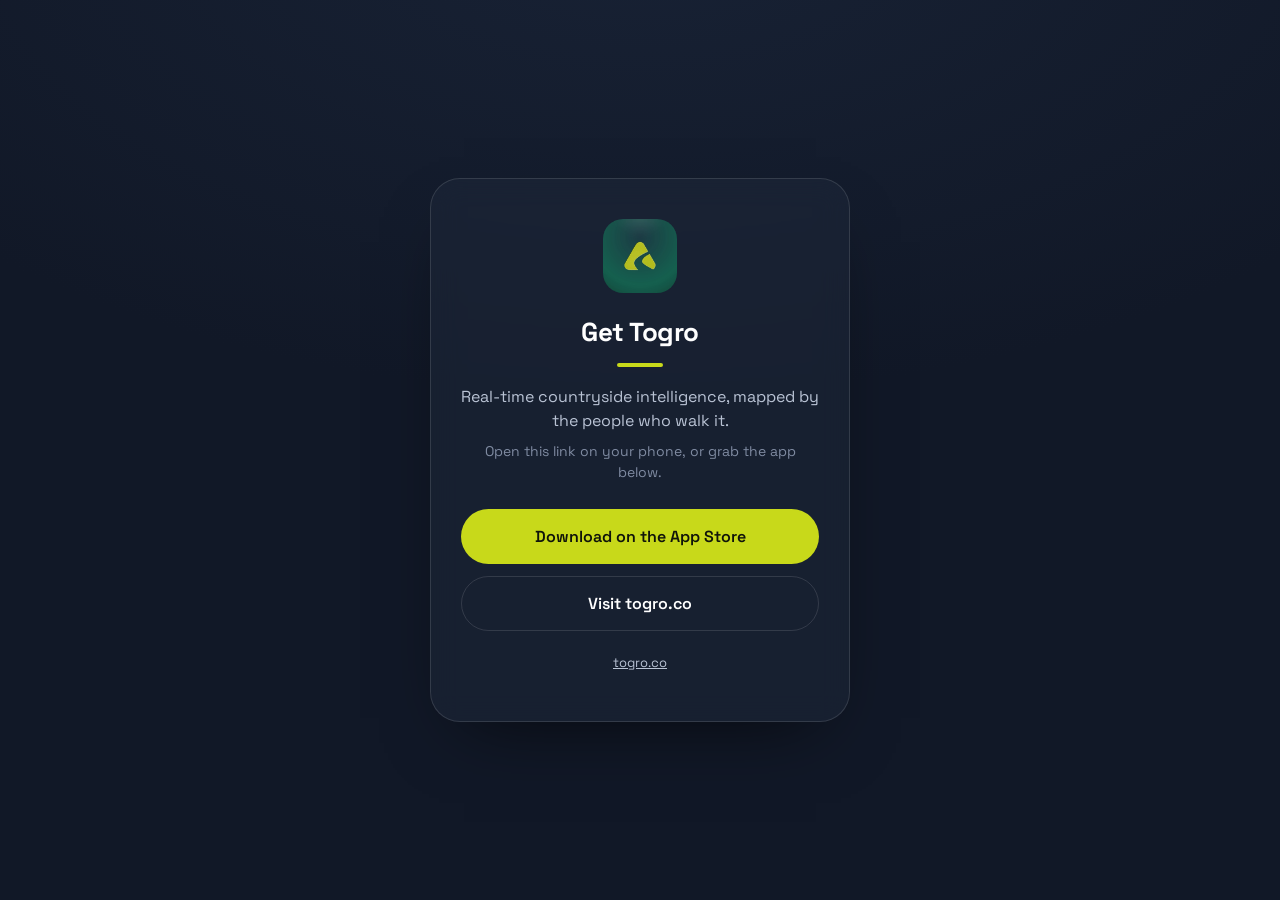
<file: app/index.html>
<!DOCTYPE html>
<html lang="en">
<head>
<meta charset="UTF-8">
<meta name="viewport" content="width=device-width, initial-scale=1">
<title>Get Togro</title>
<meta name="description" content="Download Togro — real-time countryside intelligence.">
<meta name="theme-color" content="#111827">
<link rel="icon" type="image/png" href="/images/logo-badge.png">
<link rel="apple-touch-icon" href="/images/logo-badge.png">
<link rel="preconnect" href="https://fonts.googleapis.com">
<link rel="preconnect" href="https://fonts.gstatic.com" crossorigin>
<link href="https://fonts.googleapis.com/css2?family=Space+Grotesk:wght@400;500;600;700&display=swap" rel="stylesheet">
<script>
/* ── Store links — single source of truth ─────────────────────────
   When the Android app goes live, paste the Play Store URL into
   PLAY_URL below. Every printed QR sticker starts working instantly,
   no reprint needed.                                                */
var APPLE_URL = "https://apps.apple.com/app/togro/id6760396847";
var PLAY_URL  = "";              // ← e.g. "https://play.google.com/store/apps/details?id=co.togro.app"
var WEB_URL   = "https://togro.co/";

(function () {
  var ua = navigator.userAgent || navigator.vendor || "";
  var isIOS     = /iphone|ipad|ipod/i.test(ua) ||
                  (navigator.platform === "MacIntel" && navigator.maxTouchPoints > 1); // iPadOS
  var isAndroid = /android/i.test(ua);

  if (isIOS) {                       // iPhone / iPad → App Store, instantly
    location.replace(APPLE_URL);
  } else if (isAndroid && PLAY_URL) {// Android with app live → Play Store, instantly
    location.replace(PLAY_URL);
  }
  // Android (not live yet) and desktop fall through to the page below.
  document.documentElement.dataset.android = isAndroid ? "1" : "0";
})();
</script>
<style>
  :root{
    --lime:#C8D91A; --lime-hi:#D8EA32; --teal:#42E8D0;
    --navy:#111827; --navy-2:#182235; --card:#1E293B; --line:rgba(255,255,255,.12);
    --text-1:#FFFFFF; --text-2:#B9C3D4; --text-3:#7F8BA1; --ink-on-lime:#10140A;
  }
  *{box-sizing:border-box;margin:0;padding:0}
  html,body{height:100%}
  body{
    font-family:"Space Grotesk",system-ui,sans-serif;
    background:radial-gradient(120% 90% at 50% -10%, #182235 0%, #111827 60%);
    color:var(--text-1);
    min-height:100%;display:grid;place-items:center;padding:28px;
    -webkit-font-smoothing:antialiased;text-align:center;
  }
  .card{
    width:100%;max-width:420px;background:rgba(30,41,59,.5);
    border:1px solid var(--line);border-radius:30px;
    padding:40px 30px;backdrop-filter:blur(14px);
    box-shadow:0 30px 70px -34px rgba(0,0,0,.7);
  }
  .mark{width:74px;height:74px;border-radius:20px;margin:0 auto 22px;display:block}
  h1{font-size:26px;font-weight:700;letter-spacing:-.02em;margin-bottom:10px}
  .accent{display:block;width:46px;height:4px;border-radius:9px;background:var(--lime);margin:14px auto 18px}
  p{color:var(--text-2);font-size:16px;line-height:1.5;margin-bottom:8px}
  .sub{color:var(--text-3);font-size:14px;margin-bottom:26px}
  .btn{
    display:flex;align-items:center;justify-content:center;gap:10px;
    width:100%;padding:16px 20px;border-radius:999px;font-size:16px;font-weight:600;
    text-decoration:none;border:1px solid transparent;margin-bottom:12px;transition:transform .15s ease,opacity .15s ease;
  }
  .btn:active{transform:scale(.98)}
  .btn-lime{background:var(--lime);color:var(--ink-on-lime)}
  .btn-ghost{background:transparent;border-color:var(--line);color:var(--text-1)}
  .badge{
    display:inline-block;font-size:12px;font-weight:600;letter-spacing:.04em;text-transform:uppercase;
    color:var(--teal);background:rgba(66,232,208,.1);border:1px solid rgba(66,232,208,.3);
    padding:6px 14px;border-radius:999px;margin-bottom:18px;
  }
  .foot{margin-top:22px;font-size:13px;color:var(--text-3)}
  .foot a{color:var(--text-2)}
  /* show iOS-style fallback by default; swap to Android message when detected */
  .android-only{display:none}
  html[data-android="1"] .default-only{display:none}
  html[data-android="1"] .android-only{display:block}
</style>
</head>
<body>
  <main class="card">
    <img class="mark" src="/images/logo-badge.png" alt="Togro">

    <!-- Android (app not live yet) -->
    <div class="android-only">
      <span class="badge">Android · Coming soon</span>
      <h1>Togro is on the way to Android</h1>
      <span class="accent"></span>
      <p>We're putting the finishing touches on the Android app.</p>
      <p class="sub">Join the list and we'll tell you the moment it lands.</p>
      <a class="btn btn-lime" href="https://togro.co/#waitlist">Join the waitlist</a>
      <a class="btn btn-ghost" href="https://togro.co/">Explore Togro</a>
    </div>

    <!-- Desktop / other (iPhone users are redirected before this shows) -->
    <div class="default-only">
      <h1>Get Togro</h1>
      <span class="accent"></span>
      <p>Real-time countryside intelligence, mapped by the people who walk it.</p>
      <p class="sub">Open this link on your phone, or grab the app below.</p>
      <a class="btn btn-lime" href="https://apps.apple.com/app/togro/id6760396847">Download on the App Store</a>
      <a class="btn btn-ghost" href="https://togro.co/">Visit togro.co</a>
    </div>

    <p class="foot"><a href="https://togro.co/">togro.co</a></p>
  </main>
</body>
</html>
</file>
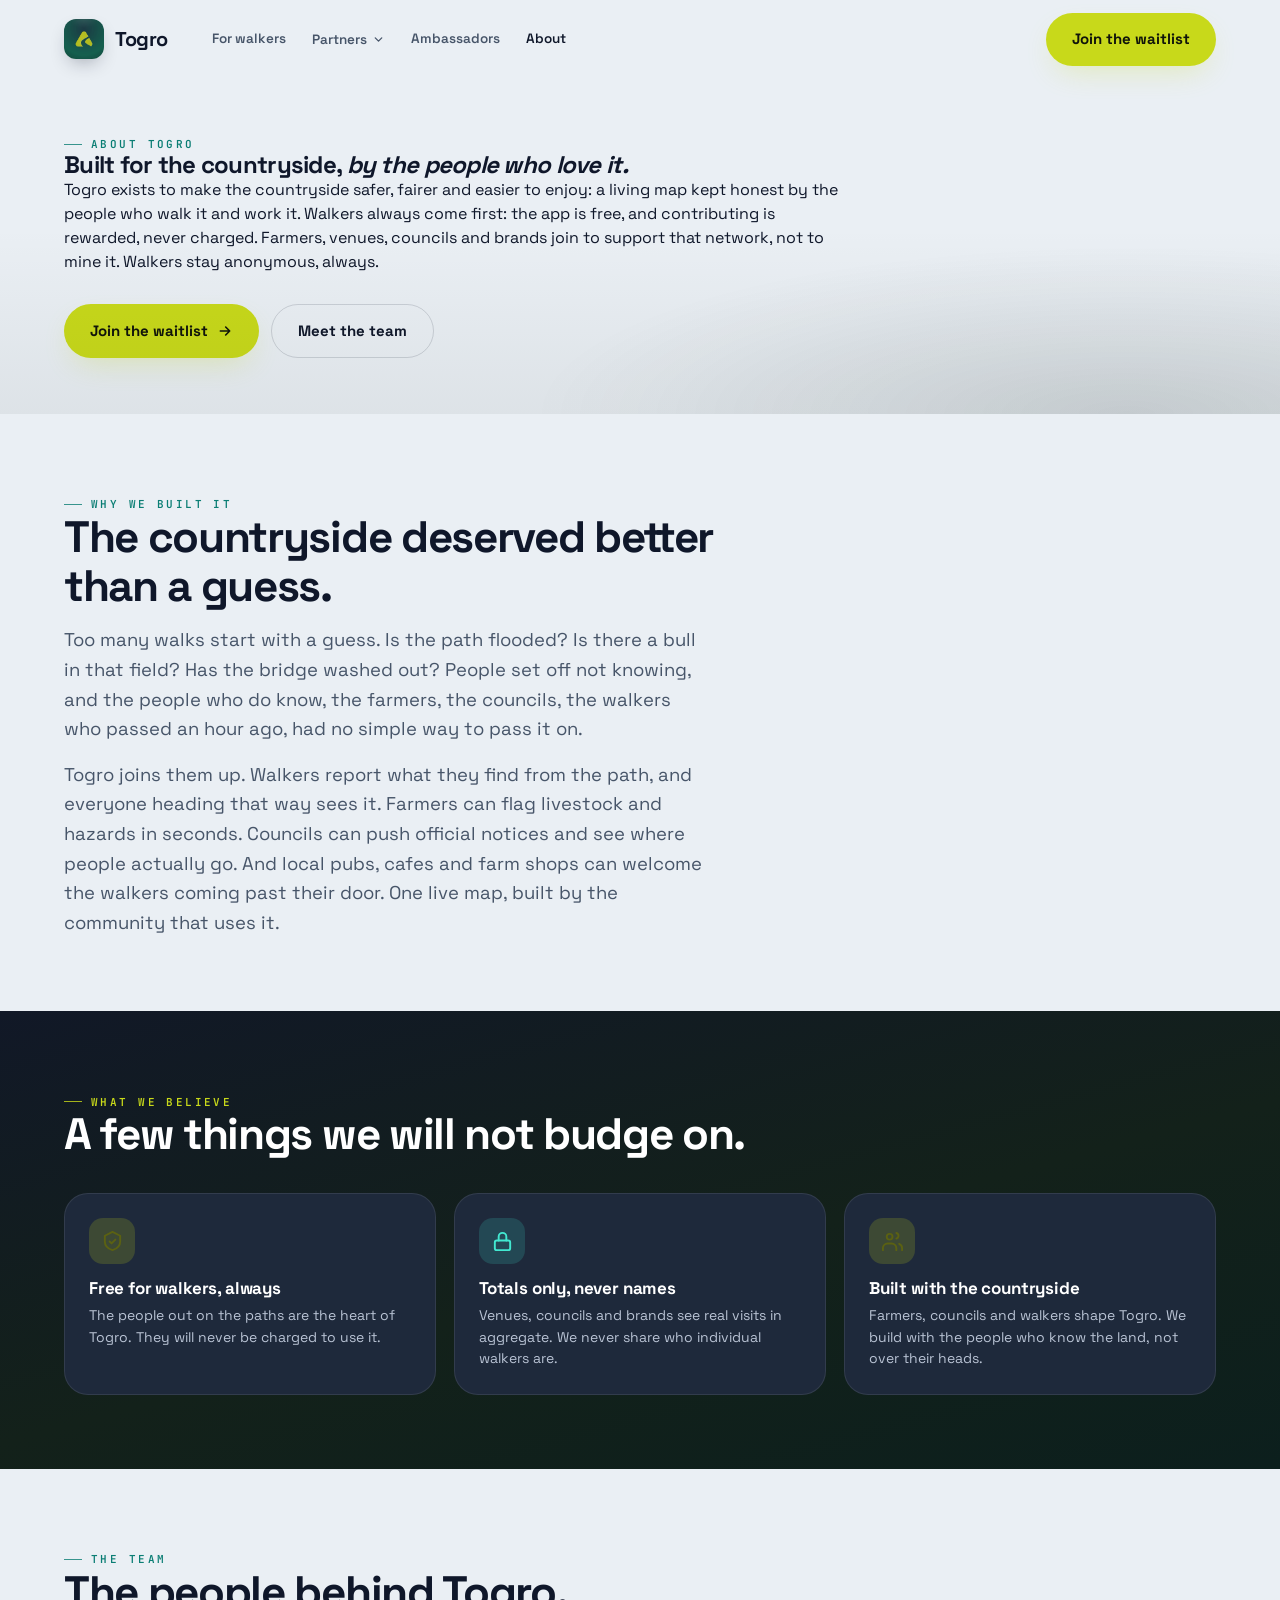
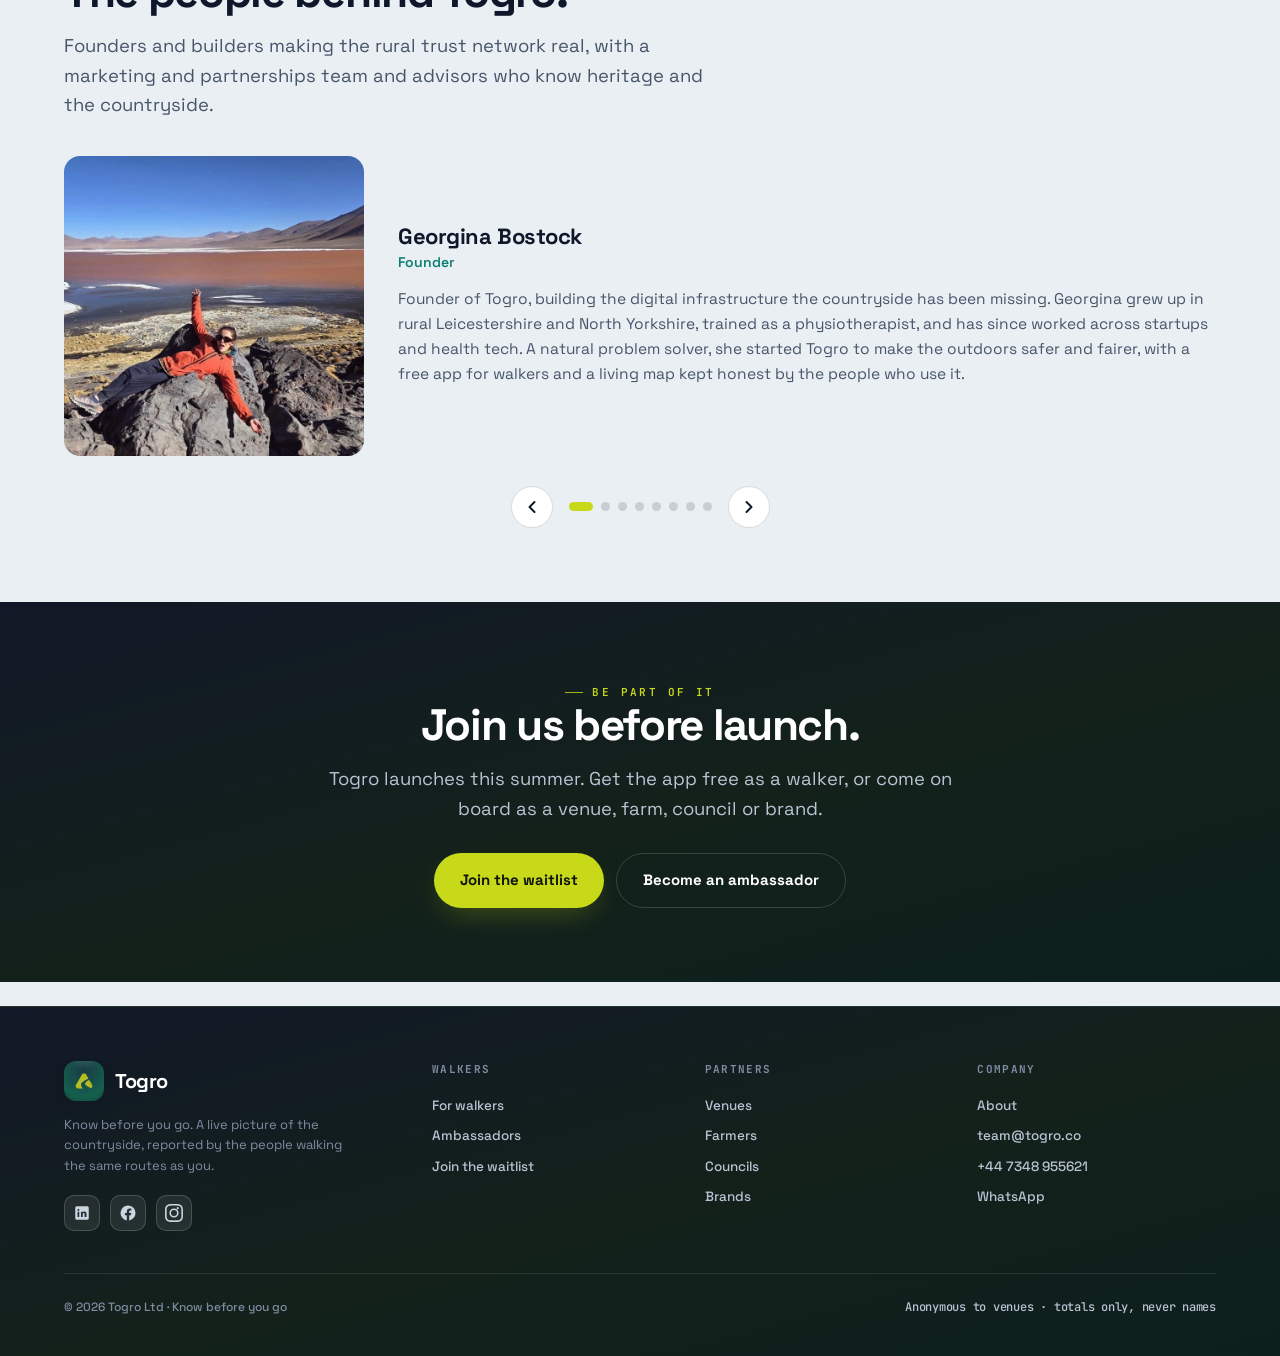
<file: about.html>
<!DOCTYPE html><html lang="en"><head><meta charset="UTF-8"><meta name="viewport" content="width=device-width, initial-scale=1"><title>About Togro - digital infrastructure for the countryside</title><meta name="description" content="Togro is a live picture of the British countryside, built by the people who walk it. Meet the team and the advisors behind it, and the mission to keep the countryside open, safe and known."><link rel="icon" type="image/png" href="images/logo-badge.png"><link rel="preconnect" href="https://fonts.googleapis.com"><link rel="preconnect" href="https://fonts.gstatic.com" crossorigin><link href="https://fonts.googleapis.com/css2?family=Space+Grotesk:wght@400;500;600;700&family=JetBrains+Mono:wght@500;600;700&display=swap" rel="stylesheet"><link rel="stylesheet" href="styles.css"></head>
<span id="top"></span><header class="nav" id="nav"><div class="nav-inner"><a href="/" class="brand"><span class="mk"><img src="images/logo-badge.png" alt="Togro"></span> Togro</a><nav class="nav-links"><a href="/">For walkers</a><div class="nav-drop"><button type="button" class="nav-droptrig">Partners <svg width="13" height="13" viewBox="0 0 24 24" fill="none" stroke="currentColor" stroke-width="2.4" stroke-linecap="round" stroke-linejoin="round"><path d="M6 9l6 6 6-6"/></svg></button><div class="nav-menu"><a href="business">Venues</a><a href="farmers">Farmers</a><a href="councils">Councils</a><a href="brands">Brands</a></div></div><a href="ambassadors">Ambassadors</a><a href="about" style="color:var(--text-1)">About</a></nav><div class="nav-actions"><a href="/#cta" class="btn btn-lime btn-lg">Join the waitlist</a><button class="burger" id="burger" aria-label="Menu"><svg width="22" height="22" viewBox="0 0 24 24" fill="none" stroke="currentColor" stroke-width="2.2" stroke-linecap="round"><path d="M4 7h16M4 12h16M4 17h16"/></svg></button></div></div></header><nav class="mobile-menu glass" id="mobileMenu"><a href="/">For walkers</a><a href="business">Venues</a><a href="farmers">Farmers</a><a href="councils">Councils</a><a href="brands">Brands</a><a href="ambassadors">Ambassadors</a><a href="about" style="color:var(--text-1)">About</a><a href="/#cta" class="btn btn-lime btn-md">Join the waitlist</a></nav>

<section class="hero"><div class="wrap"><div style="max-width:780px">
<span class="eyebrow">About Togro</span>
<h1>Built for the countryside, <em>by the people who love it.</em></h1>
<p class="lede">Togro exists to make the countryside safer, fairer and easier to enjoy: a living map kept honest by the people who walk it and work it. Walkers always come first: the app is free, and contributing is rewarded, never charged. Farmers, venues, councils and brands join to support that network, not to mine it. Walkers stay anonymous, always.</p>
<div class="hero-cta"><a href="/#cta" class="btn btn-lime btn-lg">Join the waitlist <svg width="16" height="16" viewBox="0 0 24 24" fill="none" stroke="currentColor" stroke-width="2.4" stroke-linecap="round" stroke-linejoin="round"><path d="M5 12h14M13 6l6 6-6 6"/></svg></a><a href="#team" class="btn btn-ghost btn-lg">Meet the team</a></div>
</div></div></section>

<section class="biz-sec" id="story"><div class="wrap"><div style="max-width:720px"><span class="eyebrow">Why we built it</span><h2 class="biz-h">The countryside deserved better than a guess.</h2>
<p class="biz-lede">Too many walks start with a guess. Is the path flooded? Is there a bull in that field? Has the bridge washed out? People set off not knowing, and the people who do know, the farmers, the councils, the walkers who passed an hour ago, had no simple way to pass it on.</p>
<p class="biz-lede" style="margin-top:16px">Togro joins them up. Walkers report what they find from the path, and everyone heading that way sees it. Farmers can flag livestock and hazards in seconds. Councils can push official notices and see where people actually go. And local pubs, cafes and farm shops can welcome the walkers coming past their door. One live map, built by the community that uses it.</p>
</div></div></section>

<section class="biz-sec invert"><div class="wrap"><span class="eyebrow lime">What we believe</span><h2 class="biz-h">A few things we will not budge on.</h2>
<div class="grid3">
<div class="bcard"><div class="bi lime"><svg viewBox="0 0 24 24" fill="none" stroke="currentColor" stroke-width="2" stroke-linecap="round" stroke-linejoin="round"><path d="M12 2 4 6v6c0 5 3.4 7.6 8 9 4.6-1.4 8-4 8-9V6Z"/><path d="m9 12 2 2 4-4"/></svg></div><h3>Free for walkers, always</h3><p>The people out on the paths are the heart of Togro. They will never be charged to use it.</p></div>
<div class="bcard"><div class="bi teal"><svg viewBox="0 0 24 24" fill="none" stroke="currentColor" stroke-width="2" stroke-linecap="round" stroke-linejoin="round"><rect x="4" y="11" width="16" height="10" rx="2"/><path d="M8 11V7a4 4 0 0 1 8 0v4"/></svg></div><h3>Totals only, never names</h3><p>Venues, councils and brands see real visits in aggregate. We never share who individual walkers are.</p></div>
<div class="bcard"><div class="bi lime"><svg viewBox="0 0 24 24" fill="none" stroke="currentColor" stroke-width="2" stroke-linecap="round" stroke-linejoin="round"><circle cx="9" cy="7" r="3"/><path d="M2 21v-2a5 5 0 0 1 5-5h4a5 5 0 0 1 5 5v2M16 3.1a3 3 0 0 1 0 5.8M22 21v-2a5 5 0 0 0-3-4.6"/></svg></div><h3>Built with the countryside</h3><p>Farmers, councils and walkers shape Togro. We build with the people who know the land, not over their heads.</p></div>
</div></div></section>

<section class="biz-sec" id="team"><div class="wrap"><span class="eyebrow">The team</span><h2 class="biz-h">The people behind Togro.</h2><p class="biz-lede" style="max-width:640px">Founders and builders making the rural trust network real, with a marketing and partnerships team and advisors who know heritage and the countryside.</p>
<div class="team-show"><div class="ts-stage" id="tsStage"><div class="tmem on"><div class="ph"><img src="images/team-georgina.jpg" alt="Georgina Bostock" style="object-position:57% 60%"></div><div class="ts-text"><h3>Georgina Bostock</h3><span class="role">Founder</span><p>Founder of Togro, building the digital infrastructure the countryside has been missing. Georgina grew up in rural Leicestershire and North Yorkshire, trained as a physiotherapist, and has since worked across startups and health tech. A natural problem solver, she started Togro to make the outdoors safer and fairer, with a free app for walkers and a living map kept honest by the people who use it.</p></div></div><div class="tmem"><div class="ph"><img src="images/team-vishnu.jpg" alt="Vishnu Prashanth Sridhar" style="object-position:29% 48%"></div><div class="ts-text"><h3>Vishnu Prashanth Sridhar</h3><span class="role">CTO</span><p>Togro's CTO, leading the platform, architecture and AI behind the map. Vishnu brings deep experience across geospatial systems, data and security, turning thousands of live reports into a trustworthy, real-time picture of the countryside. He owns the technical roadmap and the engineering team building it.</p></div></div><div class="tmem"><div class="ph"><img src="images/team-ian.jpg" alt="Ian McAllister" style="object-position:42% 45%" onerror="this.parentElement.classList.add('ini');this.parentElement.textContent='IM'"></div><div class="ts-text"><h3>Ian McAllister</h3><span class="role">Partnerships &amp; Strategy</span><p>Leads partnerships and strategy at Togro, bringing venues, farmers, councils and brands onto the network. Ian has over twenty years in marketing and events across agriculture, tourism, screen and drinks, and runs his own outsourced marketing agency, so he knows how to turn relationships into partnerships that last. A keen hillwalker and marathon runner, he is built for the ground Togro is made for.</p></div></div><div class="tmem"><div class="ph ini">JW</div><div class="ts-text"><h3>Jack Walsh</h3><span class="role">Marketing &amp; Growth</span><p>Jack has spent over a decade marketing some of the UK's biggest festivals and events, from Reading and Leeds to Hyde Park Winter Wonderland. He has headed marketing at Kilimanjaro Live, Broadwick Live and Festival Republic, building brands, teams and audiences at scale. At Togro he leads marketing and growth, getting the app into the hands of walkers across the country.</p></div></div><div class="tmem"><div class="ph"><img src="images/team-alec.jpg" alt="Alec Fedor" style="object-position:48% 24%"></div><div class="ts-text"><h3>Alec Fedor</h3><span class="role">Mobile Full-Stack Engineer</span><p>Builds the Togro mobile app, from the maps walkers follow to the GPS that verifies every report. Alec works across the full stack in Flutter, shaping the experience people use out on the trail. He turns the product vision into something fast, reliable and a pleasure to use in the field.</p></div></div><div class="tmem"><div class="ph"><img src="images/chandana.jpg" alt="Chandana Ramesh" style="object-position:50% 35%"></div><div class="ts-text"><h3>Chandana Ramesh</h3><span class="role">Mobile Engineer</span><p>Builds Togro across mobile and web, working in Flutter and React to bring the product to life on every screen. Chandana shapes the interfaces walkers, venues and farmers rely on, with a focus on clarity and craft. She is part of the core engineering team delivering Togro for launch.</p></div></div><div class="tmem"><div class="ph"><img src="images/team-sarfaraz.jpg" alt="Sarfaraz Dedrani" style="object-position:50% 40%"></div><div class="ts-text"><h3>Sarfaraz Dedrani</h3><span class="role">Backend &amp; AI Engineer</span><p>Builds the backend systems and AI that keep Togro's map accurate and trustworthy. Sarfaraz works on the infrastructure, integrations and engineering delivery behind the scenes, from verifying reports to scaling the platform. He makes sure the live picture of the countryside holds up as the community grows.</p></div></div><div class="tmem"><div class="ph ini">CP</div><div class="ts-text"><h3>Colin Pyrah OBE</h3><span class="role">Heritage &amp; Rural Tourism Advisor</span><p>Awarded an OBE in 2012 for services to the UK museum and heritage industry. Over a 40+ year career, Colin helped shape some of the UK’s most influential heritage attractions, including serving as Project Director of the Jorvik Viking Centre, with experience spanning projects across the UK and worldwide. He advises Togro on heritage and rural tourism.</p></div></div></div><div class="ts-nav"><button class="ts-arrow" id="tsPrev" aria-label="Previous member"><svg viewBox="0 0 24 24" fill="none" stroke="currentColor" stroke-width="2.4" stroke-linecap="round" stroke-linejoin="round"><path d="M15 6l-6 6 6 6"/></svg></button><div class="ts-dots" id="tsDots"><button class="ts-dot on" data-i="0" aria-label="Georgina Bostock"></button><button class="ts-dot" data-i="1" aria-label="Vishnu Prashanth Sridhar"></button><button class="ts-dot" data-i="2" aria-label="Ian McAllister"></button><button class="ts-dot" data-i="3" aria-label="Jack Walsh"></button><button class="ts-dot" data-i="4" aria-label="Alec Fedor"></button><button class="ts-dot" data-i="5" aria-label="Chandana Ramesh"></button><button class="ts-dot" data-i="6" aria-label="Sarfaraz Dedrani"></button><button class="ts-dot" data-i="7" aria-label="Colin Pyrah OBE"></button></div><button class="ts-arrow" id="tsNext" aria-label="Next member"><svg viewBox="0 0 24 24" fill="none" stroke="currentColor" stroke-width="2.4" stroke-linecap="round" stroke-linejoin="round"><path d="M9 6l6 6-6 6"/></svg></button></div></div></div></section>

<section class="biz-sec invert" id="cta"><div class="wrap" style="text-align:center"><span class="eyebrow lime">Be part of it</span><h2 class="biz-h">Join us before launch.</h2><p class="biz-lede" style="margin:0 auto 26px">Togro launches this summer. Get the app free as a walker, or come on board as a venue, farm, council or brand.</p><div class="hero-cta" style="justify-content:center"><a href="/#cta" class="btn btn-lime btn-lg">Join the waitlist</a><a href="ambassadors" class="btn btn-ghost btn-lg">Become an ambassador</a></div></div></section>

<footer class="invert"><div class="wrap"><div class="foot-grid"><div class="foot-brand"><div class="brand"><span class="mk"><img src="images/logo-badge.png" alt="Togro logo"></span>Togro</div><p>Know before you go. A live picture of the countryside, reported by the people walking the same routes as you.</p><div class="foot-social"><a href="https://www.linkedin.com/company/togro-co" target="_blank" rel="noopener" aria-label="Togro on LinkedIn"><svg width="18" height="18" viewBox="0 0 24 24" aria-hidden="true"><path d="M19 3a2 2 0 0 1 2 2v14a2 2 0 0 1-2 2H5a2 2 0 0 1-2-2V5a2 2 0 0 1 2-2zM8.34 17.34V10.4H6.03v6.94zM7.18 9.4a1.34 1.34 0 1 0 0-2.68 1.34 1.34 0 0 0 0 2.68zM18 17.34v-3.8c0-2.03-.43-3.6-2.8-3.6-1.14 0-1.9.62-2.22 1.21h-.03V10.4H10.7v6.94h2.3v-3.44c0-.9.18-1.78 1.3-1.78 1.12 0 1.13 1.04 1.13 1.84v3.38z"/></svg></a><a href="https://www.facebook.com/people/Togro/61589989319476/" target="_blank" rel="noopener" aria-label="Togro on Facebook"><svg width="18" height="18" viewBox="0 0 24 24" aria-hidden="true"><path d="M22 12a10 10 0 1 0-11.56 9.88v-6.99H7.9V12h2.54V9.8c0-2.5 1.49-3.89 3.78-3.89 1.09 0 2.24.2 2.24.2v2.46h-1.26c-1.24 0-1.63.77-1.63 1.56V12h2.78l-.44 2.89h-2.34v6.99A10 10 0 0 0 22 12z"/></svg></a><a href="https://www.instagram.com/togro.co/" target="_blank" rel="noopener" aria-label="Togro on Instagram"><svg width="18" height="18" viewBox="0 0 24 24" aria-hidden="true"><path d="M12 2.16c3.2 0 3.58.01 4.85.07 1.17.05 1.8.25 2.23.41.56.22.96.48 1.38.9.42.42.68.82.9 1.38.16.42.36 1.06.41 2.23.06 1.27.07 1.65.07 4.85s-.01 3.58-.07 4.85c-.05 1.17-.25 1.8-.41 2.23-.22.56-.48.96-.9 1.38-.42.42-.82.68-1.38.9-.42.16-1.06.36-2.23.41-1.27.06-1.65.07-4.85.07s-3.58-.01-4.85-.07c-1.17-.05-1.8-.25-2.23-.41a3.7 3.7 0 0 1-1.38-.9 3.7 3.7 0 0 1-.9-1.38c-.16-.42-.36-1.06-.41-2.23C2.17 15.58 2.16 15.2 2.16 12s.01-3.58.07-4.85c.05-1.17.25-1.8.41-2.23.22-.56.48-.96.9-1.38.42-.42.82-.68 1.38-.9.42-.16 1.06-.36 2.23-.41C8.42 2.17 8.8 2.16 12 2.16zM12 0C8.74 0 8.33.01 7.05.07 5.78.13 4.9.33 4.14.63a5.8 5.8 0 0 0-2.1 1.37A5.8 5.8 0 0 0 .63 4.14C.33 4.9.13 5.78.07 7.05.01 8.33 0 8.74 0 12s.01 3.67.07 4.95c.06 1.27.26 2.15.56 2.91a5.8 5.8 0 0 0 1.37 2.1 5.8 5.8 0 0 0 2.1 1.37c.76.3 1.64.5 2.91.56C8.33 23.99 8.74 24 12 24s3.67-.01 4.95-.07c1.27-.06 2.15-.26 2.91-.56a5.8 5.8 0 0 0 2.1-1.37 5.8 5.8 0 0 0 1.37-2.1c.3-.76.5-1.64.56-2.91.06-1.28.07-1.69.07-4.95s-.01-3.67-.07-4.95c-.06-1.27-.26-2.15-.56-2.91a5.8 5.8 0 0 0-1.37-2.1A5.8 5.8 0 0 0 19.86.63c-.76-.3-1.64-.5-2.91-.56C15.67.01 15.26 0 12 0zm0 5.84A6.16 6.16 0 1 0 18.16 12 6.16 6.16 0 0 0 12 5.84zm0 10.16A4 4 0 1 1 16 12a4 4 0 0 1-4 4zm6.4-10.4a1.44 1.44 0 1 1-1.44-1.44 1.44 1.44 0 0 1 1.44 1.44z"/></svg></a></div></div><div class="foot-col"><h5>Walkers</h5><a href="/">For walkers</a><a href="ambassadors">Ambassadors</a><a href="/#cta" class="wl-cta">Join the waitlist</a></div><div class="foot-col"><h5>Partners</h5><a href="business">Venues</a><a href="farmers">Farmers</a><a href="councils">Councils</a><a href="brands">Brands</a></div><div class="foot-col"><h5>Company</h5><a href="about">About</a><a href="mailto:team@togro.co">team@togro.co</a><a href="tel:+447348955621">+44 7348 955621</a><a href="https://wa.me/447348955621">WhatsApp</a></div></div><div class="foot-bottom"><span>&copy; 2026 Togro Ltd &middot; Know before you go</span><span class="mono">Anonymous to venues &middot; totals only, never names</span></div></div></footer>
<script>document.getElementById("burger").onclick=function(){document.getElementById("mobileMenu").classList.toggle("open");};document.querySelectorAll('a[href^="#"]').forEach(function(a){a.onclick=function(e){var id=a.getAttribute("href");if(id.length>1){var el=document.querySelector(id);if(el){e.preventDefault();el.scrollIntoView({behavior:"smooth"});document.getElementById("mobileMenu").classList.remove("open");}}};});</script><script>document.querySelectorAll(".nav-droptrig").forEach(function(b){b.addEventListener("click",function(e){e.stopPropagation();b.closest(".nav-drop").classList.toggle("open");});});document.addEventListener("click",function(){document.querySelectorAll(".nav-drop.open").forEach(function(d){d.classList.remove("open");});});</script><script>(function(){var st=document.getElementById("tsStage");if(!st)return;var sl=st.querySelectorAll(".tmem"),dt=document.querySelectorAll("#tsDots .ts-dot"),n=sl.length,i=0;function show(k){i=(k+n)%n;sl.forEach(function(s,j){s.classList.toggle("on",j===i);});dt.forEach(function(d,j){d.classList.toggle("on",j===i);});}dt.forEach(function(d){d.addEventListener("click",function(){show(+d.getAttribute("data-i"));});});var nx=document.getElementById("tsNext"),pv=document.getElementById("tsPrev");nx&&nx.addEventListener("click",function(){show(i+1);});pv&&pv.addEventListener("click",function(){show(i-1);});show(0);})();</script></body></html>
</file>
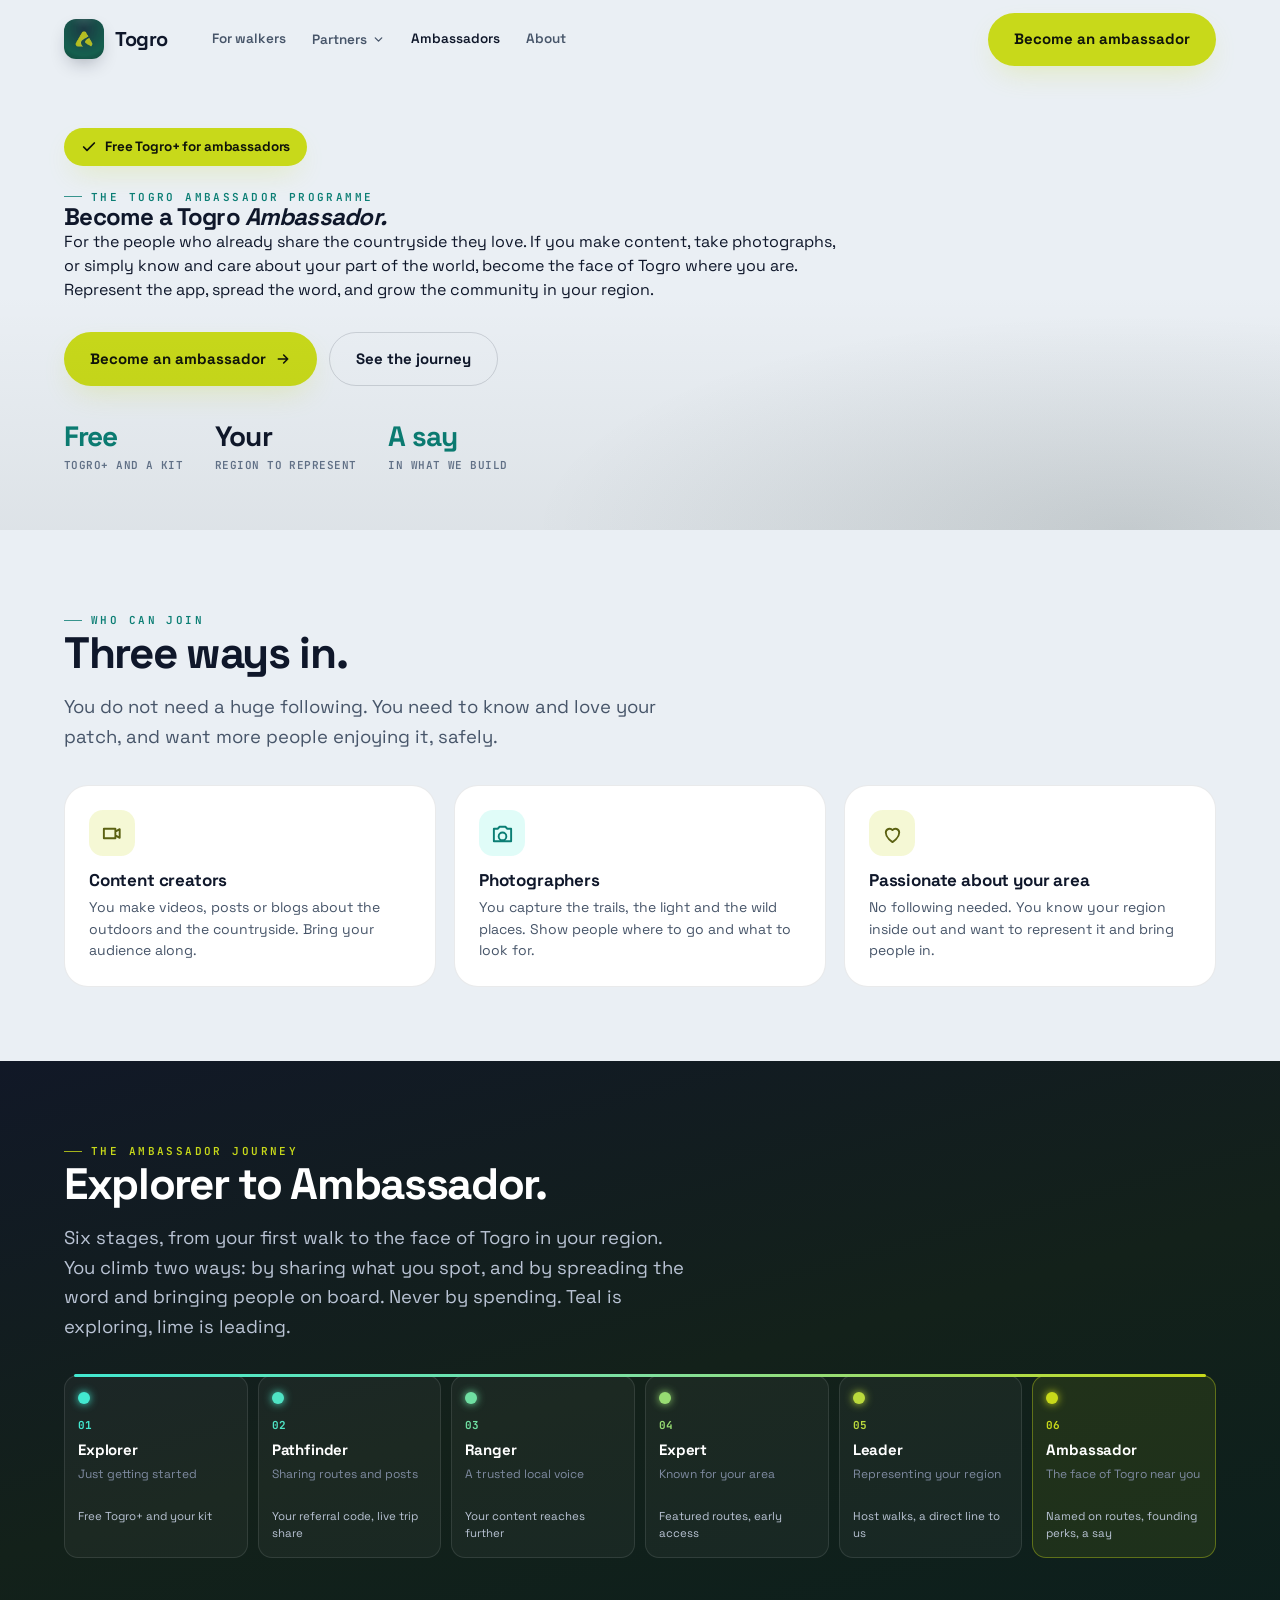
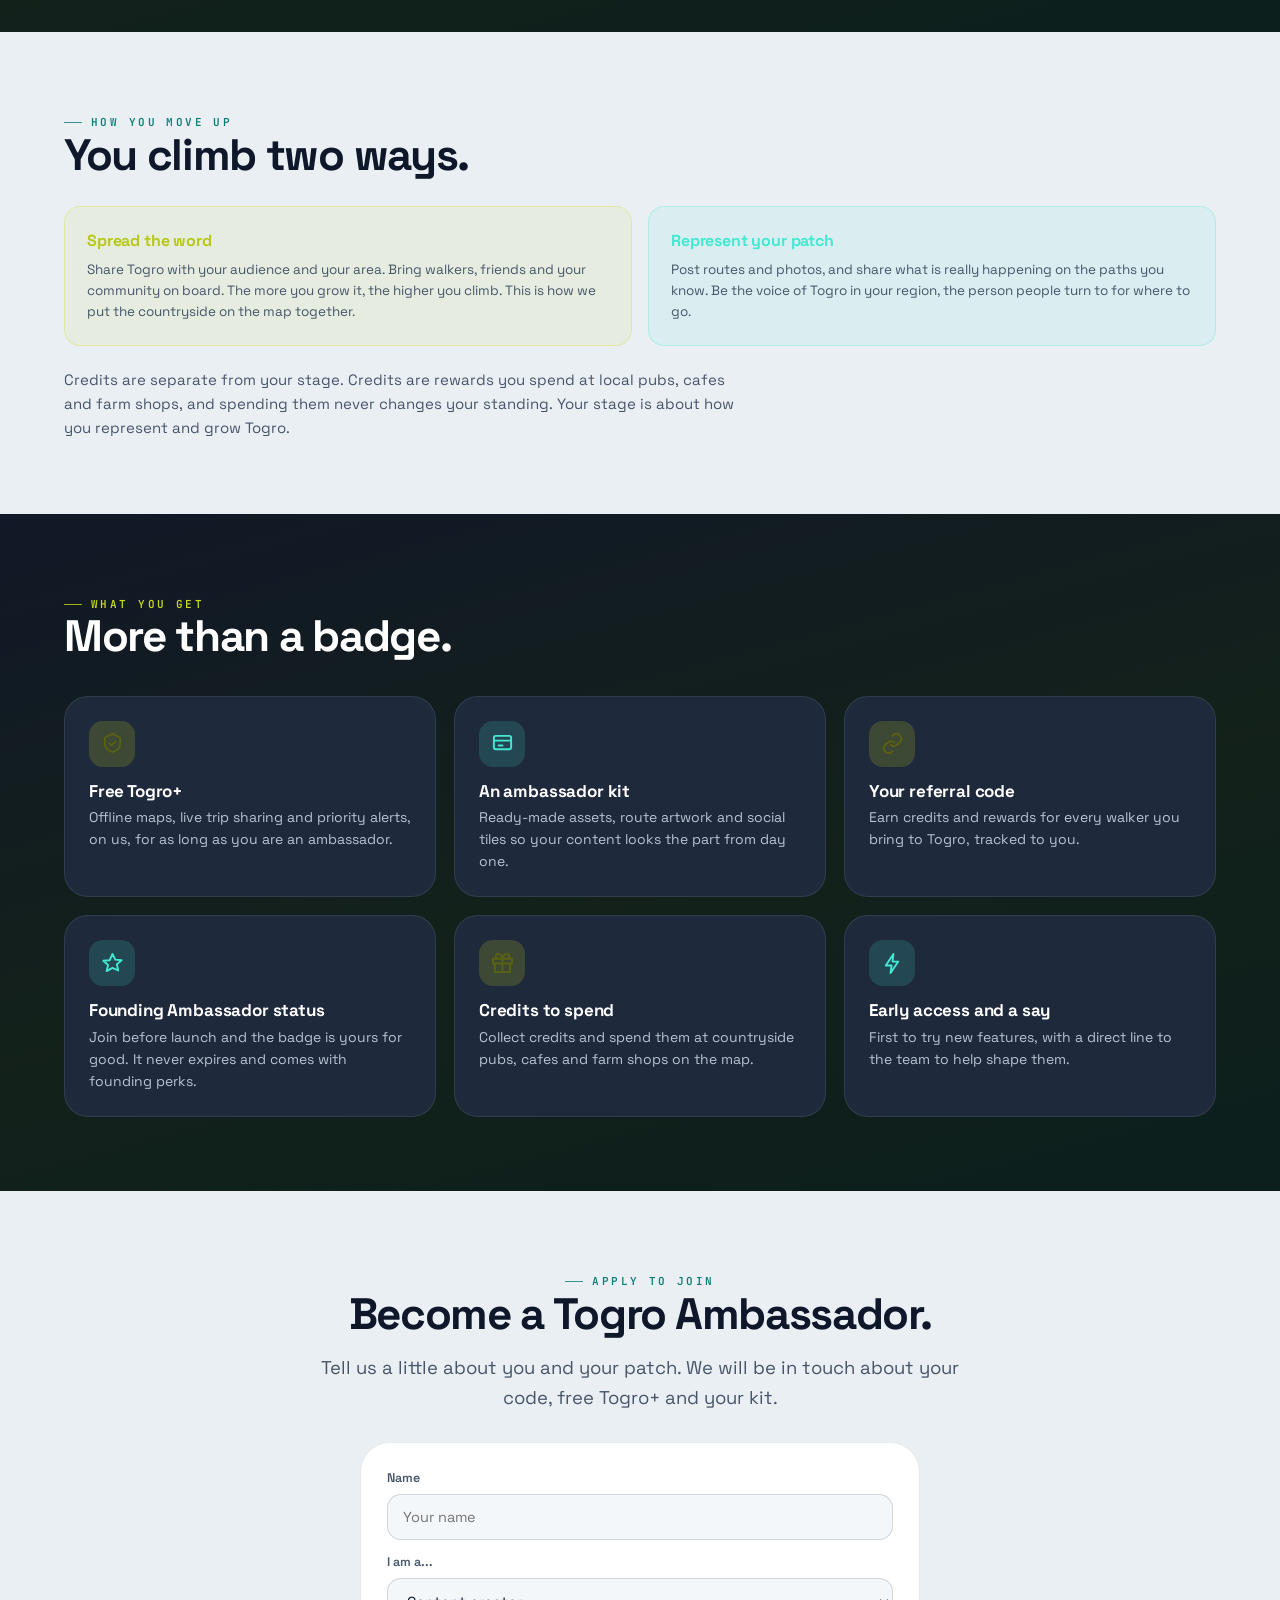
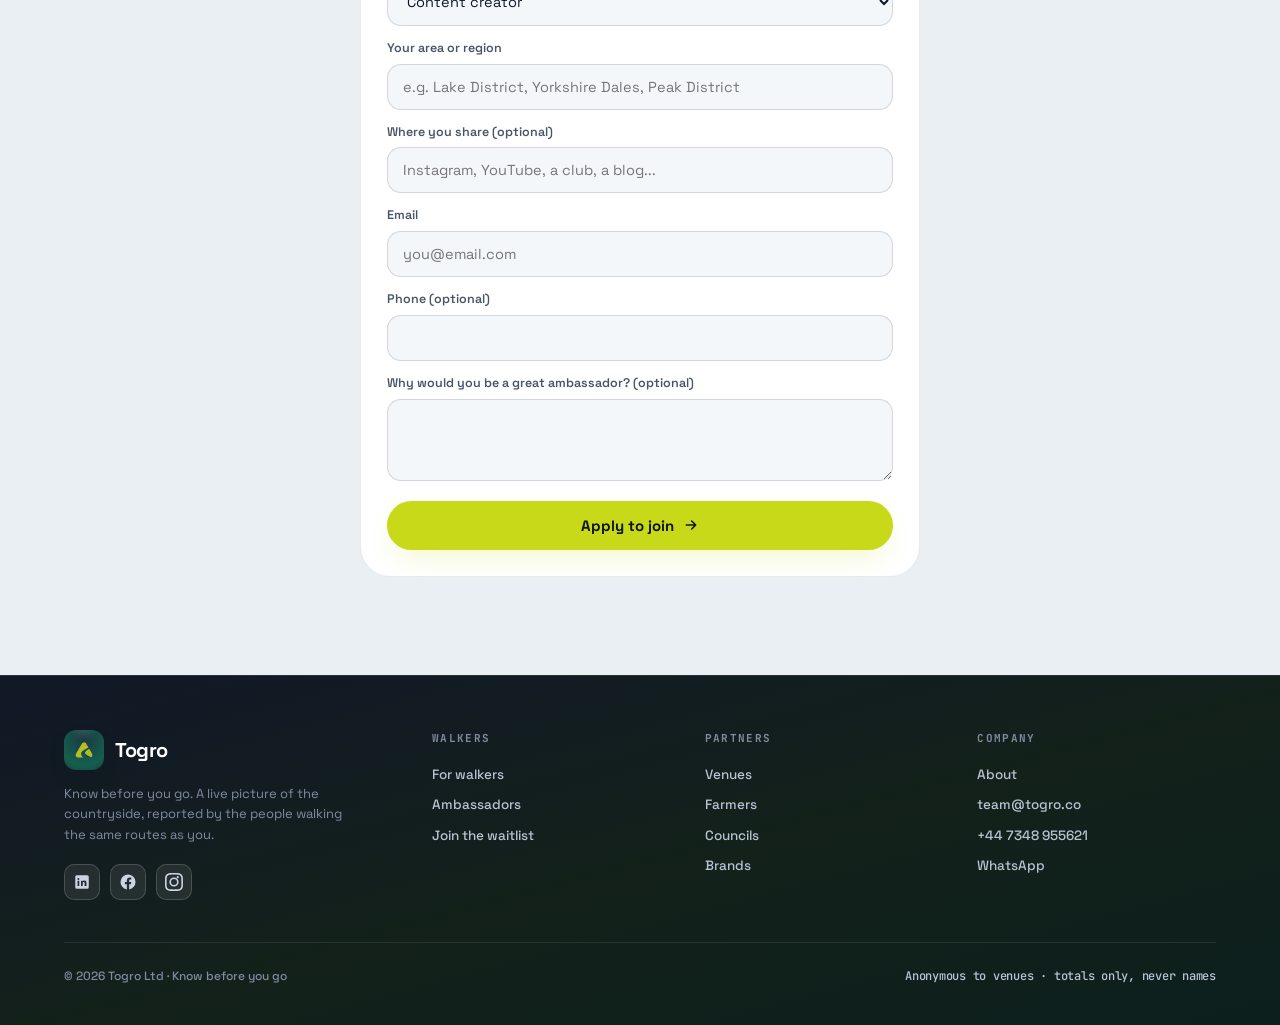
<file: ambassadors.html>
<!DOCTYPE html><html lang="en"><head><meta charset="UTF-8"><meta name="viewport" content="width=device-width, initial-scale=1"><title>The Togro Ambassador Programme - creators, photographers & local champions</title><meta name="description" content="Become a Togro Ambassador. For content creators, photographers and people passionate about their part of the countryside. Represent Togro, spread the word, climb from Explorer to Ambassador, and get free Togro+."><link rel="icon" type="image/png" href="images/logo-badge.png"><link rel="preconnect" href="https://fonts.googleapis.com"><link rel="preconnect" href="https://fonts.gstatic.com" crossorigin><link href="https://fonts.googleapis.com/css2?family=Space+Grotesk:wght@400;500;600;700&family=JetBrains+Mono:wght@500;600;700&display=swap" rel="stylesheet"><link rel="stylesheet" href="styles.css"></head>
<span id="top"></span><header class="nav" id="nav"><div class="nav-inner"><a href="/" class="brand"><span class="mk"><img src="images/logo-badge.png" alt="Togro"></span> Togro</a><nav class="nav-links"><a href="/">For walkers</a><div class="nav-drop"><button type="button" class="nav-droptrig">Partners <svg width="13" height="13" viewBox="0 0 24 24" fill="none" stroke="currentColor" stroke-width="2.4" stroke-linecap="round" stroke-linejoin="round"><path d="M6 9l6 6 6-6"/></svg></button><div class="nav-menu"><a href="business">Venues</a><a href="farmers">Farmers</a><a href="councils">Councils</a><a href="brands">Brands</a></div></div><a href="ambassadors" style="color:var(--text-1)">Ambassadors</a><a href="about">About</a></nav><div class="nav-actions"><a href="#signup" class="btn btn-lime btn-lg">Become an ambassador</a><button class="burger" id="burger" aria-label="Menu"><svg width="22" height="22" viewBox="0 0 24 24" fill="none" stroke="currentColor" stroke-width="2.2" stroke-linecap="round"><path d="M4 7h16M4 12h16M4 17h16"/></svg></button></div></div></header><nav class="mobile-menu glass" id="mobileMenu"><a href="/">For walkers</a><a href="business">Venues</a><a href="farmers">Farmers</a><a href="councils">Councils</a><a href="brands">Brands</a><a href="ambassadors" style="color:var(--text-1)">Ambassadors</a><a href="about">About</a><a href="#signup" class="btn btn-lime btn-md">Become an ambassador</a></nav>

<section class="hero"><div class="wrap"><div style="max-width:780px">
<div class="free-pill"><svg viewBox="0 0 24 24" fill="none" stroke="currentColor" stroke-width="2.6" stroke-linecap="round" stroke-linejoin="round"><path d="M20 6 9 17l-5-5"/></svg> Free Togro+ for ambassadors</div>
<span class="eyebrow">The Togro Ambassador Programme</span>
<h1>Become a Togro <em>Ambassador.</em></h1>
<p class="lede">For the people who already share the countryside they love. If you make content, take photographs, or simply know and care about your part of the world, become the face of Togro where you are. Represent the app, spread the word, and grow the community in your region.</p>
<div class="hero-cta"><a href="#signup" class="btn btn-lime btn-lg">Become an ambassador <svg width="16" height="16" viewBox="0 0 24 24" fill="none" stroke="currentColor" stroke-width="2.4" stroke-linecap="round" stroke-linejoin="round"><path d="M5 12h14M13 6l6 6-6 6"/></svg></a><a href="#journey" class="btn btn-ghost btn-lg">See the journey</a></div>
<div class="hero-meta"><div class="m"><b class="teal">Free</b><span>Togro+ and a kit</span></div><div class="m"><b>Your</b><span>region to represent</span></div><div class="m"><b class="teal">A say</b><span>in what we build</span></div></div>
</div></div></section>

<section class="biz-sec" id="who"><div class="wrap"><span class="eyebrow">Who can join</span><h2 class="biz-h">Three ways in.</h2><p class="biz-lede" style="max-width:620px">You do not need a huge following. You need to know and love your patch, and want more people enjoying it, safely.</p>
<div class="grid3">
<div class="bcard"><div class="bi lime"><svg viewBox="0 0 24 24" fill="none" stroke="currentColor" stroke-width="2" stroke-linecap="round" stroke-linejoin="round"><path d="M15 10l4.5-2.5v9L15 14M3 7h12v10H3z"/></svg></div><h3>Content creators</h3><p>You make videos, posts or blogs about the outdoors and the countryside. Bring your audience along.</p></div>
<div class="bcard"><div class="bi teal"><svg viewBox="0 0 24 24" fill="none" stroke="currentColor" stroke-width="2" stroke-linecap="round" stroke-linejoin="round"><path d="M3 7h4l2-2h6l2 2h4v13H3zM12 11a4 4 0 1 0 0 8 4 4 0 0 0 0-8Z"/></svg></div><h3>Photographers</h3><p>You capture the trails, the light and the wild places. Show people where to go and what to look for.</p></div>
<div class="bcard"><div class="bi lime"><svg viewBox="0 0 24 24" fill="none" stroke="currentColor" stroke-width="2" stroke-linecap="round" stroke-linejoin="round"><path d="M12 21s-7-4.3-7-10a4 4 0 0 1 7-2.6A4 4 0 0 1 19 11c0 5.7-7 10-7 10Z"/></svg></div><h3>Passionate about your area</h3><p>No following needed. You know your region inside out and want to represent it and bring people in.</p></div>
</div></div></section>

<section class="biz-sec invert" id="journey"><div class="wrap"><div style="max-width:620px"><span class="eyebrow lime">The ambassador journey</span><h2 class="biz-h">Explorer to Ambassador.</h2><p class="biz-lede">Six stages, from your first walk to the face of Togro in your region. You climb two ways: by sharing what you spot, and by spreading the word and bringing people on board. Never by spending. Teal is exploring, lime is leading.</p></div>
<div class="ladder">
<div class="lbar"></div>
<div class="lrung"><div class="ldot" style="background:#42E8D0;box-shadow:0 0 9px #42E8D0"></div><div class="ln" style="color:#42E8D0">01</div><div class="lname">Explorer</div><div class="lwho">Just getting started</div><div class="lunlock">Free Togro+ and your kit</div></div>
<div class="lrung"><div class="ldot" style="background:#4FE3C4;box-shadow:0 0 9px #4FE3C4"></div><div class="ln" style="color:#4FE3C4">02</div><div class="lname">Pathfinder</div><div class="lwho">Sharing routes and posts</div><div class="lunlock">Your referral code, live trip share</div></div>
<div class="lrung"><div class="ldot" style="background:#6FDFA2;box-shadow:0 0 9px #6FDFA2"></div><div class="ln" style="color:#6FDFA2">03</div><div class="lname">Ranger</div><div class="lwho">A trusted local voice</div><div class="lunlock">Your content reaches further</div></div>
<div class="lrung"><div class="ldot" style="background:#97DC72;box-shadow:0 0 9px #97DC72"></div><div class="ln" style="color:#97DC72">04</div><div class="lname">Expert</div><div class="lwho">Known for your area</div><div class="lunlock">Featured routes, early access</div></div>
<div class="lrung"><div class="ldot" style="background:#BBD93C;box-shadow:0 0 9px #BBD93C"></div><div class="ln" style="color:#BBD93C">05</div><div class="lname">Leader</div><div class="lwho">Representing your region</div><div class="lunlock">Host walks, a direct line to us</div></div>
<div class="lrung top"><div class="ldot" style="background:#C8D91A;box-shadow:0 0 9px #C8D91A"></div><div class="ln" style="color:#C8D91A">06</div><div class="lname">Ambassador</div><div class="lwho">The face of Togro near you</div><div class="lunlock">Named on routes, founding perks, a say</div></div>
</div><div class="ladder-hint"><svg viewBox="0 0 24 24" fill="none" stroke="currentColor" stroke-width="2" stroke-linecap="round" stroke-linejoin="round"><path d="M5 12h14M13 6l6 6-6 6"/></svg> Swipe to see all six stages</div></div></section>

<section class="biz-sec" id="how"><div class="wrap"><div style="max-width:560px"><span class="eyebrow">How you move up</span><h2 class="biz-h">You climb two ways.</h2></div>
<div class="grow2">
<div class="gcard lime"><h4>Spread the word</h4><p>Share Togro with your audience and your area. Bring walkers, friends and your community on board. The more you grow it, the higher you climb. This is how we put the countryside on the map together.</p></div>
<div class="gcard teal"><h4>Represent your patch</h4><p>Post routes and photos, and share what is really happening on the paths you know. Be the voice of Togro in your region, the person people turn to for where to go.</p></div>
</div>
<p class="biz-lede" style="margin-top:22px;max-width:680px;font-size:15px">Credits are separate from your stage. Credits are rewards you spend at local pubs, cafes and farm shops, and spending them never changes your standing. Your stage is about how you represent and grow Togro.</p>
</div></section>

<section class="biz-sec invert" id="perks"><div class="wrap"><span class="eyebrow lime">What you get</span><h2 class="biz-h">More than a badge.</h2>
<div class="grid3">
<div class="bcard"><div class="bi lime"><svg viewBox="0 0 24 24" fill="none" stroke="currentColor" stroke-width="2" stroke-linecap="round" stroke-linejoin="round"><path d="M12 2 4 6v6c0 5 3.4 7.6 8 9 4.6-1.4 8-4 8-9V6Z"/><path d="m9 12 2 2 4-4"/></svg></div><h3>Free Togro+</h3><p>Offline maps, live trip sharing and priority alerts, on us, for as long as you are an ambassador.</p></div>
<div class="bcard"><div class="bi teal"><svg viewBox="0 0 24 24" fill="none" stroke="currentColor" stroke-width="2" stroke-linecap="round" stroke-linejoin="round"><rect x="3" y="4" width="18" height="14" rx="2"/><path d="M3 9h18M8 14h4"/></svg></div><h3>An ambassador kit</h3><p>Ready-made assets, route artwork and social tiles so your content looks the part from day one.</p></div>
<div class="bcard"><div class="bi lime"><svg viewBox="0 0 24 24" fill="none" stroke="currentColor" stroke-width="2" stroke-linecap="round" stroke-linejoin="round"><path d="M10 13a5 5 0 0 0 7 0l3-3a5 5 0 0 0-7-7l-1 1M14 11a5 5 0 0 0-7 0l-3 3a5 5 0 0 0 7 7l1-1"/></svg></div><h3>Your referral code</h3><p>Earn credits and rewards for every walker you bring to Togro, tracked to you.</p></div>
<div class="bcard"><div class="bi teal"><svg viewBox="0 0 24 24" fill="none" stroke="currentColor" stroke-width="2" stroke-linecap="round" stroke-linejoin="round"><path d="m12 2 2.9 6 6.6.6-5 4.3 1.5 6.4L12 16.5 5.9 19.9l1.5-6.4-5-4.3 6.6-.6z"/></svg></div><h3>Founding Ambassador status</h3><p>Join before launch and the badge is yours for good. It never expires and comes with founding perks.</p></div>
<div class="bcard"><div class="bi lime"><svg viewBox="0 0 24 24" fill="none" stroke="currentColor" stroke-width="2" stroke-linecap="round" stroke-linejoin="round"><path d="M20 12v9H4v-9M2 7h20v5H2zM12 21V7M12 7H7.5a2.5 2.5 0 0 1 0-5C11 2 12 7 12 7zM12 7h4.5a2.5 2.5 0 0 0 0-5C13 2 12 7 12 7z"/></svg></div><h3>Credits to spend</h3><p>Collect credits and spend them at countryside pubs, cafes and farm shops on the map.</p></div>
<div class="bcard"><div class="bi teal"><svg viewBox="0 0 24 24" fill="none" stroke="currentColor" stroke-width="2" stroke-linecap="round" stroke-linejoin="round"><path d="m13 2-8 12h6l-1 8 8-12h-6z"/></svg></div><h3>Early access and a say</h3><p>First to try new features, with a direct line to the team to help shape them.</p></div>
</div></div></section>

<section class="biz-sec" id="signup"><div class="wrap" style="text-align:center"><span class="eyebrow">Apply to join</span><h2 class="biz-h">Become a Togro Ambassador.</h2><p class="biz-lede" style="margin:0 auto">Tell us a little about you and your patch. We will be in touch about your code, free Togro+ and your kit.</p><form class="bform" id="bizForm" style="text-align:left"><label>Name</label><input id="bc" placeholder="Your name" required><label>I am a...</label><select id="brole"><option value="Content creator">Content creator</option><option value="Photographer">Photographer</option><option value="Passionate about my area">Passionate about my area</option><option value="A bit of everything">A bit of everything</option></select><label>Your area or region</label><input id="bn" placeholder="e.g. Lake District, Yorkshire Dales, Peak District"><label>Where you share (optional)</label><input id="blinks" placeholder="Instagram, YouTube, a club, a blog..."><label>Email</label><input id="be" type="email" placeholder="you@email.com" required><label>Phone (optional)</label><input id="bp"><label>Why would you be a great ambassador? (optional)</label><textarea id="bnotes" rows="3"></textarea><input type="hidden" id="bt" value="Ambassador / creator"><button type="submit" class="btn btn-lime btn-lg" style="width:100%">Apply to join <svg width="16" height="16" viewBox="0 0 24 24" fill="none" stroke="currentColor" stroke-width="2.4" stroke-linecap="round" stroke-linejoin="round"><path d="M5 12h14M13 6l6 6-6 6"/></svg></button><div class="ok" id="bok" style="margin-top:14px">Thanks for applying. We will be in touch shortly about your ambassador kit.</div></form></div></section>

<footer class="invert"><div class="wrap"><div class="foot-grid"><div class="foot-brand"><div class="brand"><span class="mk"><img src="images/logo-badge.png" alt="Togro logo"></span>Togro</div><p>Know before you go. A live picture of the countryside, reported by the people walking the same routes as you.</p><div class="foot-social"><a href="https://www.linkedin.com/company/togro-co" target="_blank" rel="noopener" aria-label="Togro on LinkedIn"><svg width="18" height="18" viewBox="0 0 24 24" aria-hidden="true"><path d="M19 3a2 2 0 0 1 2 2v14a2 2 0 0 1-2 2H5a2 2 0 0 1-2-2V5a2 2 0 0 1 2-2zM8.34 17.34V10.4H6.03v6.94zM7.18 9.4a1.34 1.34 0 1 0 0-2.68 1.34 1.34 0 0 0 0 2.68zM18 17.34v-3.8c0-2.03-.43-3.6-2.8-3.6-1.14 0-1.9.62-2.22 1.21h-.03V10.4H10.7v6.94h2.3v-3.44c0-.9.18-1.78 1.3-1.78 1.12 0 1.13 1.04 1.13 1.84v3.38z"/></svg></a><a href="https://www.facebook.com/people/Togro/61589989319476/" target="_blank" rel="noopener" aria-label="Togro on Facebook"><svg width="18" height="18" viewBox="0 0 24 24" aria-hidden="true"><path d="M22 12a10 10 0 1 0-11.56 9.88v-6.99H7.9V12h2.54V9.8c0-2.5 1.49-3.89 3.78-3.89 1.09 0 2.24.2 2.24.2v2.46h-1.26c-1.24 0-1.63.77-1.63 1.56V12h2.78l-.44 2.89h-2.34v6.99A10 10 0 0 0 22 12z"/></svg></a><a href="https://www.instagram.com/togro.co/" target="_blank" rel="noopener" aria-label="Togro on Instagram"><svg width="18" height="18" viewBox="0 0 24 24" aria-hidden="true"><path d="M12 2.16c3.2 0 3.58.01 4.85.07 1.17.05 1.8.25 2.23.41.56.22.96.48 1.38.9.42.42.68.82.9 1.38.16.42.36 1.06.41 2.23.06 1.27.07 1.65.07 4.85s-.01 3.58-.07 4.85c-.05 1.17-.25 1.8-.41 2.23-.22.56-.48.96-.9 1.38-.42.42-.82.68-1.38.9-.42.16-1.06.36-2.23.41-1.27.06-1.65.07-4.85.07s-3.58-.01-4.85-.07c-1.17-.05-1.8-.25-2.23-.41a3.7 3.7 0 0 1-1.38-.9 3.7 3.7 0 0 1-.9-1.38c-.16-.42-.36-1.06-.41-2.23C2.17 15.58 2.16 15.2 2.16 12s.01-3.58.07-4.85c.05-1.17.25-1.8.41-2.23.22-.56.48-.96.9-1.38.42-.42.82-.68 1.38-.9.42-.16 1.06-.36 2.23-.41C8.42 2.17 8.8 2.16 12 2.16zM12 0C8.74 0 8.33.01 7.05.07 5.78.13 4.9.33 4.14.63a5.8 5.8 0 0 0-2.1 1.37A5.8 5.8 0 0 0 .63 4.14C.33 4.9.13 5.78.07 7.05.01 8.33 0 8.74 0 12s.01 3.67.07 4.95c.06 1.27.26 2.15.56 2.91a5.8 5.8 0 0 0 1.37 2.1 5.8 5.8 0 0 0 2.1 1.37c.76.3 1.64.5 2.91.56C8.33 23.99 8.74 24 12 24s3.67-.01 4.95-.07c1.27-.06 2.15-.26 2.91-.56a5.8 5.8 0 0 0 2.1-1.37 5.8 5.8 0 0 0 1.37-2.1c.3-.76.5-1.64.56-2.91.06-1.28.07-1.69.07-4.95s-.01-3.67-.07-4.95c-.06-1.27-.26-2.15-.56-2.91a5.8 5.8 0 0 0-1.37-2.1A5.8 5.8 0 0 0 19.86.63c-.76-.3-1.64-.5-2.91-.56C15.67.01 15.26 0 12 0zm0 5.84A6.16 6.16 0 1 0 18.16 12 6.16 6.16 0 0 0 12 5.84zm0 10.16A4 4 0 1 1 16 12a4 4 0 0 1-4 4zm6.4-10.4a1.44 1.44 0 1 1-1.44-1.44 1.44 1.44 0 0 1 1.44 1.44z"/></svg></a></div></div><div class="foot-col"><h5>Walkers</h5><a href="/">For walkers</a><a href="ambassadors">Ambassadors</a><a href="/#cta" class="wl-cta">Join the waitlist</a></div><div class="foot-col"><h5>Partners</h5><a href="business">Venues</a><a href="farmers">Farmers</a><a href="councils">Councils</a><a href="brands">Brands</a></div><div class="foot-col"><h5>Company</h5><a href="about">About</a><a href="mailto:team@togro.co">team@togro.co</a><a href="tel:+447348955621">+44 7348 955621</a><a href="https://wa.me/447348955621">WhatsApp</a></div></div><div class="foot-bottom"><span>&copy; 2026 Togro Ltd &middot; Know before you go</span><span class="mono">Anonymous to venues &middot; totals only, never names</span></div></div></footer>
<script>var WAITLIST_ENDPOINT='https://script.google.com/macros/s/AKfycbxsXy_34qnFB7d5SxJI4QOV-xluO4C6ZUSyKCHbIU2tC8IiAO9HxOiUSoHjziWhBP4/exec';document.getElementById("burger").onclick=function(){document.getElementById("mobileMenu").classList.toggle("open");};document.querySelectorAll('a[href^="#"]').forEach(function(a){a.onclick=function(e){var id=a.getAttribute("href");if(id.length>1){var el=document.querySelector(id);if(el){e.preventDefault();el.scrollIntoView({behavior:"smooth"});document.getElementById("mobileMenu").classList.remove("open");}}};});document.querySelectorAll(".nav-droptrig").forEach(function(b){b.addEventListener("click",function(e){e.stopPropagation();b.closest(".nav-drop").classList.toggle("open");});});document.addEventListener("click",function(){document.querySelectorAll(".nav-drop.open").forEach(function(d){d.classList.remove("open");});});var f=document.getElementById("bizForm");f.addEventListener("submit",function(e){e.preventDefault();var em=document.getElementById("be");if(!em.value||em.value.indexOf("@")<1){em.focus();return;}var role=document.getElementById("brole").value;var links=(document.getElementById("blinks").value||"").trim();var extra=(document.getElementById("bnotes").value||"").trim();var notes="Role: "+role+(links?(" | Shares: "+links):"")+(extra?(" | "+extra):"");if(WAITLIST_ENDPOINT.indexOf("http")===0){var b=new URLSearchParams({form:"partner",type:document.getElementById("bt").value,name:document.getElementById("bc").value.trim(),organisation:(document.getElementById("bn").value||"").trim(),email:em.value.trim(),phone:(document.getElementById("bp").value||"").trim(),notes:notes,source:'Ambassador page'});fetch(WAITLIST_ENDPOINT,{method:"POST",mode:"no-cors",body:b}).catch(function(){});}f.querySelectorAll("input,select,textarea,button").forEach(function(x){x.style.display="none";});document.getElementById("bok").style.display="block";});</script></body></html>
</file>
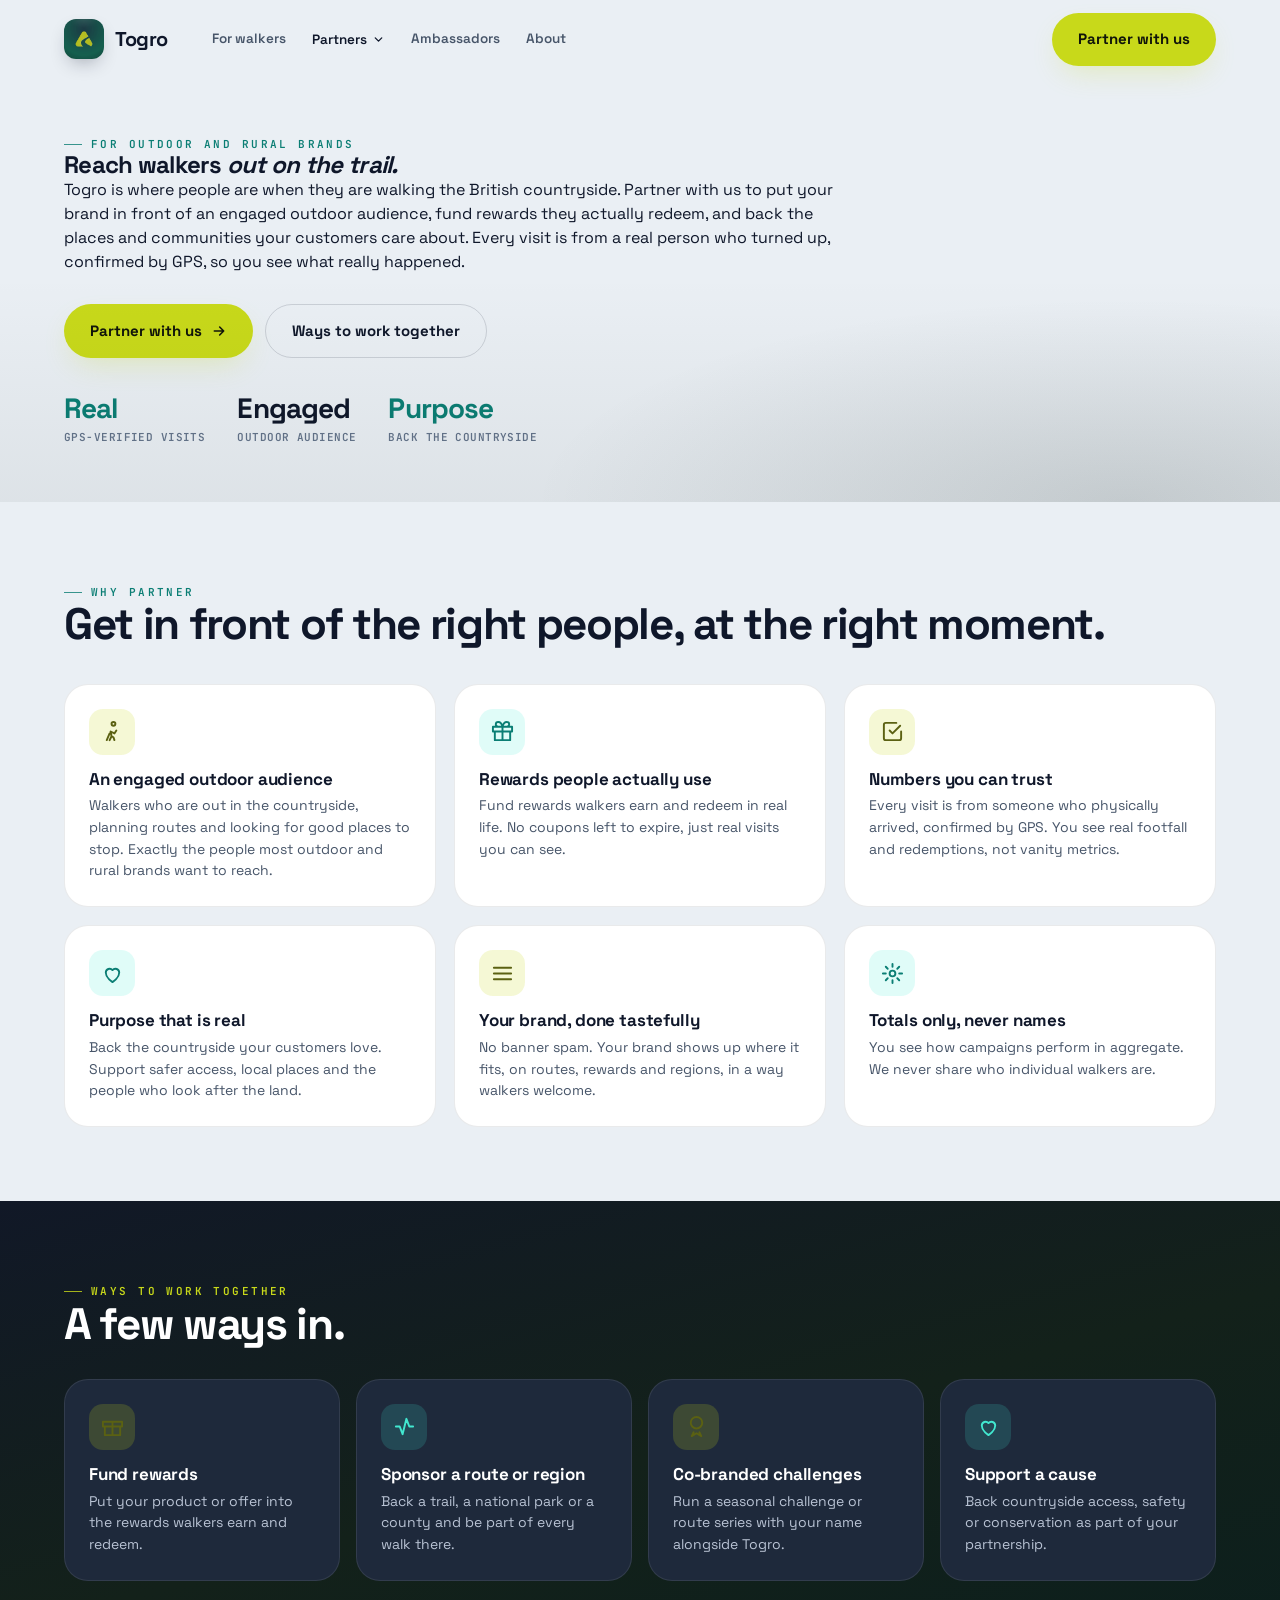
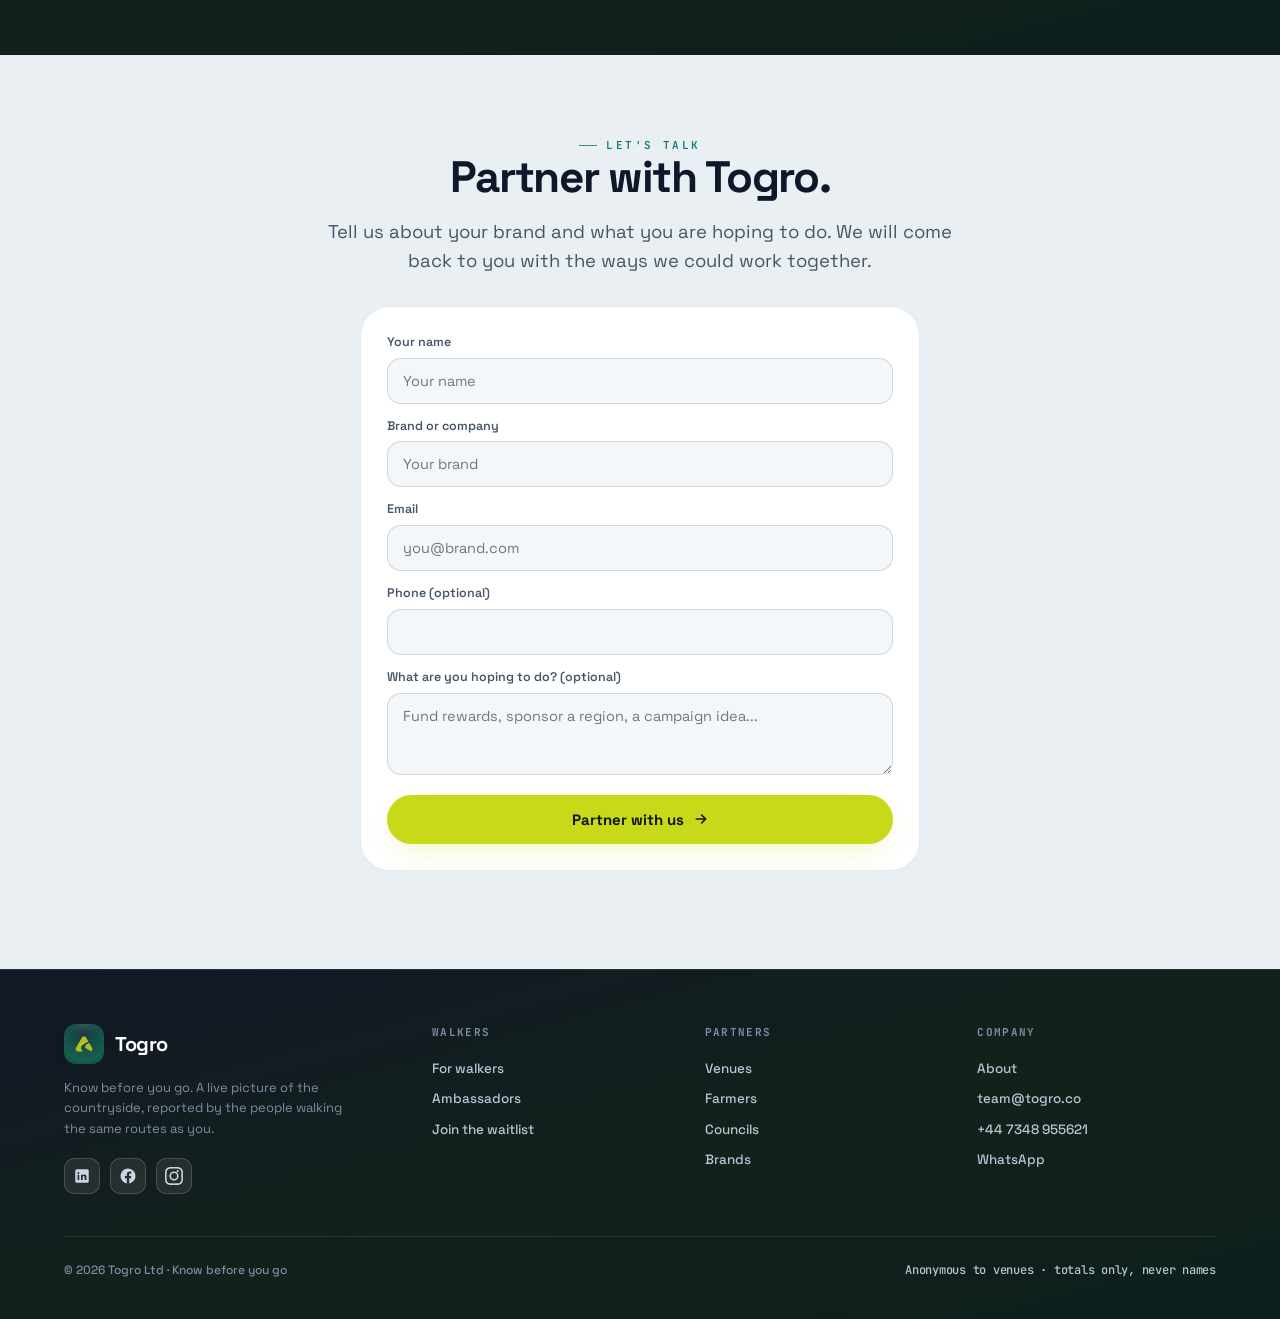
<file: brands.html>
<!DOCTYPE html><html lang="en"><head><meta charset="UTF-8"><meta name="viewport" content="width=device-width, initial-scale=1"><title>Togro for brands - reach walkers out in the countryside</title><meta name="description" content="Partner with Togro to reach walkers at the moment they are out on the trail. Fund rewards people actually redeem, sponsor routes and regions, and see real GPS-verified visits, not vanity metrics."><link rel="icon" type="image/png" href="images/logo-badge.png"><link rel="preconnect" href="https://fonts.googleapis.com"><link rel="preconnect" href="https://fonts.gstatic.com" crossorigin><link href="https://fonts.googleapis.com/css2?family=Space+Grotesk:wght@400;500;600;700&family=JetBrains+Mono:wght@500;600;700&display=swap" rel="stylesheet"><link rel="stylesheet" href="styles.css"></head>
<span id="top"></span><header class="nav" id="nav"><div class="nav-inner"><a href="/" class="brand"><span class="mk"><img src="images/logo-badge.png" alt="Togro"></span> Togro</a><nav class="nav-links"><a href="/">For walkers</a><div class="nav-drop"><button type="button" class="nav-droptrig active">Partners <svg width="13" height="13" viewBox="0 0 24 24" fill="none" stroke="currentColor" stroke-width="2.4" stroke-linecap="round" stroke-linejoin="round"><path d="M6 9l6 6 6-6"/></svg></button><div class="nav-menu"><a href="business">Venues</a><a href="farmers">Farmers</a><a href="councils">Councils</a><a href="brands" class="active">Brands</a></div></div><a href="ambassadors">Ambassadors</a><a href="about">About</a></nav><div class="nav-actions"><a href="#signup" class="btn btn-lime btn-lg">Partner with us</a><button class="burger" id="burger" aria-label="Menu"><svg width="22" height="22" viewBox="0 0 24 24" fill="none" stroke="currentColor" stroke-width="2.2" stroke-linecap="round"><path d="M4 7h16M4 12h16M4 17h16"/></svg></button></div></div></header><nav class="mobile-menu glass" id="mobileMenu"><a href="/">For walkers</a><a href="business">Venues</a><a href="farmers">Farmers</a><a href="councils">Councils</a><a href="brands" style="color:var(--text-1)">Brands</a><a href="ambassadors">Ambassadors</a><a href="about">About</a><a href="#signup" class="btn btn-lime btn-md">Partner with us</a></nav>

<section class="hero"><div class="wrap"><div style="max-width:780px">
<span class="eyebrow">For outdoor and rural brands</span>
<h1>Reach walkers <em>out on the trail.</em></h1>
<p class="lede">Togro is where people are when they are walking the British countryside. Partner with us to put your brand in front of an engaged outdoor audience, fund rewards they actually redeem, and back the places and communities your customers care about. Every visit is from a real person who turned up, confirmed by GPS, so you see what really happened.</p>
<div class="hero-cta"><a href="#signup" class="btn btn-lime btn-lg">Partner with us <svg width="16" height="16" viewBox="0 0 24 24" fill="none" stroke="currentColor" stroke-width="2.4" stroke-linecap="round" stroke-linejoin="round"><path d="M5 12h14M13 6l6 6-6 6"/></svg></a><a href="#ways" class="btn btn-ghost btn-lg">Ways to work together</a></div>
<div class="hero-meta"><div class="m"><b class="teal">Real</b><span>GPS-verified visits</span></div><div class="m"><b>Engaged</b><span>outdoor audience</span></div><div class="m"><b class="teal">Purpose</b><span>back the countryside</span></div></div>
</div></div></section>

<section class="biz-sec" id="why"><div class="wrap"><span class="eyebrow">Why partner</span><h2 class="biz-h">Get in front of the right people, at the right moment.</h2>
<div class="grid3">
<div class="bcard"><div class="bi lime"><svg viewBox="0 0 24 24" fill="none" stroke="currentColor" stroke-width="2" stroke-linecap="round" stroke-linejoin="round"><circle cx="13" cy="4" r="2"/><path d="m9 21 2-4 2 1 1 3M11 17l-1-5 4 2 2-3M6 21l3-7"/></svg></div><h3>An engaged outdoor audience</h3><p>Walkers who are out in the countryside, planning routes and looking for good places to stop. Exactly the people most outdoor and rural brands want to reach.</p></div>
<div class="bcard"><div class="bi teal"><svg viewBox="0 0 24 24" fill="none" stroke="currentColor" stroke-width="2" stroke-linecap="round" stroke-linejoin="round"><path d="M20 12v9H4v-9M2 7h20v5H2zM12 21V7M12 7H7.5a2.5 2.5 0 0 1 0-5C11 2 12 7 12 7zM12 7h4.5a2.5 2.5 0 0 0 0-5C13 2 12 7 12 7z"/></svg></div><h3>Rewards people actually use</h3><p>Fund rewards walkers earn and redeem in real life. No coupons left to expire, just real visits you can see.</p></div>
<div class="bcard"><div class="bi lime"><svg viewBox="0 0 24 24" fill="none" stroke="currentColor" stroke-width="2" stroke-linecap="round" stroke-linejoin="round"><path d="M9 11l3 3 8-8M21 12v7a2 2 0 0 1-2 2H5a2 2 0 0 1-2-2V5a2 2 0 0 1 2-2h11"/></svg></div><h3>Numbers you can trust</h3><p>Every visit is from someone who physically arrived, confirmed by GPS. You see real footfall and redemptions, not vanity metrics.</p></div>
<div class="bcard"><div class="bi teal"><svg viewBox="0 0 24 24" fill="none" stroke="currentColor" stroke-width="2" stroke-linecap="round" stroke-linejoin="round"><path d="M12 21s-7-4.3-7-10a4 4 0 0 1 7-2.6A4 4 0 0 1 19 11c0 5.7-7 10-7 10Z"/></svg></div><h3>Purpose that is real</h3><p>Back the countryside your customers love. Support safer access, local places and the people who look after the land.</p></div>
<div class="bcard"><div class="bi lime"><svg viewBox="0 0 24 24" fill="none" stroke="currentColor" stroke-width="2" stroke-linecap="round" stroke-linejoin="round"><path d="M3 6h18M3 12h18M3 18h18"/></svg></div><h3>Your brand, done tastefully</h3><p>No banner spam. Your brand shows up where it fits, on routes, rewards and regions, in a way walkers welcome.</p></div>
<div class="bcard"><div class="bi teal"><svg viewBox="0 0 24 24" fill="none" stroke="currentColor" stroke-width="2" stroke-linecap="round" stroke-linejoin="round"><circle cx="12" cy="12" r="3"/><path d="M12 2v3M12 19v3M2 12h3M19 12h3M5 5l2 2M17 17l2 2M5 19l2-2M17 7l2-2"/></svg></div><h3>Totals only, never names</h3><p>You see how campaigns perform in aggregate. We never share who individual walkers are.</p></div>
</div></div></section>

<section class="biz-sec invert" id="ways"><div class="wrap"><span class="eyebrow lime">Ways to work together</span><h2 class="biz-h">A few ways in.</h2>
<div class="grid4">
<div class="bcard"><div class="bi lime"><svg viewBox="0 0 24 24" fill="none" stroke="currentColor" stroke-width="2" stroke-linecap="round" stroke-linejoin="round"><path d="M20 12v9H4v-9M2 7h20v5H2zM12 21V7"/></svg></div><h3>Fund rewards</h3><p>Put your product or offer into the rewards walkers earn and redeem.</p></div>
<div class="bcard"><div class="bi teal"><svg viewBox="0 0 24 24" fill="none" stroke="currentColor" stroke-width="2" stroke-linecap="round" stroke-linejoin="round"><path d="M3 12h4l3 8 4-16 3 8h4"/></svg></div><h3>Sponsor a route or region</h3><p>Back a trail, a national park or a county and be part of every walk there.</p></div>
<div class="bcard"><div class="bi lime"><svg viewBox="0 0 24 24" fill="none" stroke="currentColor" stroke-width="2" stroke-linecap="round" stroke-linejoin="round"><circle cx="12" cy="8" r="6"/><path d="M9 18l-2 4 5-3 5 3-2-4"/></svg></div><h3>Co-branded challenges</h3><p>Run a seasonal challenge or route series with your name alongside Togro.</p></div>
<div class="bcard"><div class="bi teal"><svg viewBox="0 0 24 24" fill="none" stroke="currentColor" stroke-width="2" stroke-linecap="round" stroke-linejoin="round"><path d="M12 21s-7-4.3-7-10a4 4 0 0 1 7-2.6A4 4 0 0 1 19 11c0 5.7-7 10-7 10Z"/></svg></div><h3>Support a cause</h3><p>Back countryside access, safety or conservation as part of your partnership.</p></div>
</div></div></section>

<section class="biz-sec" id="signup"><div class="wrap" style="text-align:center"><span class="eyebrow">Let's talk</span><h2 class="biz-h">Partner with Togro.</h2><p class="biz-lede" style="margin:0 auto">Tell us about your brand and what you are hoping to do. We will come back to you with the ways we could work together.</p><form class="bform" id="bizForm" style="text-align:left"><label>Your name</label><input id="bc" placeholder="Your name" required><label>Brand or company</label><input id="bn" placeholder="Your brand" required><label>Email</label><input id="be" type="email" placeholder="you@brand.com" required><label>Phone (optional)</label><input id="bp"><label>What are you hoping to do? (optional)</label><textarea id="bnotes" rows="3" placeholder="Fund rewards, sponsor a region, a campaign idea..."></textarea><input type="hidden" id="bt" value="Brand"><button type="submit" class="btn btn-lime btn-lg" style="width:100%">Partner with us <svg width="16" height="16" viewBox="0 0 24 24" fill="none" stroke="currentColor" stroke-width="2.4" stroke-linecap="round" stroke-linejoin="round"><path d="M5 12h14M13 6l6 6-6 6"/></svg></button><div class="ok" id="bok" style="margin-top:14px">Thanks. We have your details and will be in touch shortly.</div></form></div></section>

<footer class="invert"><div class="wrap"><div class="foot-grid"><div class="foot-brand"><div class="brand"><span class="mk"><img src="images/logo-badge.png" alt="Togro logo"></span>Togro</div><p>Know before you go. A live picture of the countryside, reported by the people walking the same routes as you.</p><div class="foot-social"><a href="https://www.linkedin.com/company/togro-co" target="_blank" rel="noopener" aria-label="Togro on LinkedIn"><svg width="18" height="18" viewBox="0 0 24 24" aria-hidden="true"><path d="M19 3a2 2 0 0 1 2 2v14a2 2 0 0 1-2 2H5a2 2 0 0 1-2-2V5a2 2 0 0 1 2-2zM8.34 17.34V10.4H6.03v6.94zM7.18 9.4a1.34 1.34 0 1 0 0-2.68 1.34 1.34 0 0 0 0 2.68zM18 17.34v-3.8c0-2.03-.43-3.6-2.8-3.6-1.14 0-1.9.62-2.22 1.21h-.03V10.4H10.7v6.94h2.3v-3.44c0-.9.18-1.78 1.3-1.78 1.12 0 1.13 1.04 1.13 1.84v3.38z"/></svg></a><a href="https://www.facebook.com/people/Togro/61589989319476/" target="_blank" rel="noopener" aria-label="Togro on Facebook"><svg width="18" height="18" viewBox="0 0 24 24" aria-hidden="true"><path d="M22 12a10 10 0 1 0-11.56 9.88v-6.99H7.9V12h2.54V9.8c0-2.5 1.49-3.89 3.78-3.89 1.09 0 2.24.2 2.24.2v2.46h-1.26c-1.24 0-1.63.77-1.63 1.56V12h2.78l-.44 2.89h-2.34v6.99A10 10 0 0 0 22 12z"/></svg></a><a href="https://www.instagram.com/togro.co/" target="_blank" rel="noopener" aria-label="Togro on Instagram"><svg width="18" height="18" viewBox="0 0 24 24" aria-hidden="true"><path d="M12 2.16c3.2 0 3.58.01 4.85.07 1.17.05 1.8.25 2.23.41.56.22.96.48 1.38.9.42.42.68.82.9 1.38.16.42.36 1.06.41 2.23.06 1.27.07 1.65.07 4.85s-.01 3.58-.07 4.85c-.05 1.17-.25 1.8-.41 2.23-.22.56-.48.96-.9 1.38-.42.42-.82.68-1.38.9-.42.16-1.06.36-2.23.41-1.27.06-1.65.07-4.85.07s-3.58-.01-4.85-.07c-1.17-.05-1.8-.25-2.23-.41a3.7 3.7 0 0 1-1.38-.9 3.7 3.7 0 0 1-.9-1.38c-.16-.42-.36-1.06-.41-2.23C2.17 15.58 2.16 15.2 2.16 12s.01-3.58.07-4.85c.05-1.17.25-1.8.41-2.23.22-.56.48-.96.9-1.38.42-.42.82-.68 1.38-.9.42-.16 1.06-.36 2.23-.41C8.42 2.17 8.8 2.16 12 2.16zM12 0C8.74 0 8.33.01 7.05.07 5.78.13 4.9.33 4.14.63a5.8 5.8 0 0 0-2.1 1.37A5.8 5.8 0 0 0 .63 4.14C.33 4.9.13 5.78.07 7.05.01 8.33 0 8.74 0 12s.01 3.67.07 4.95c.06 1.27.26 2.15.56 2.91a5.8 5.8 0 0 0 1.37 2.1 5.8 5.8 0 0 0 2.1 1.37c.76.3 1.64.5 2.91.56C8.33 23.99 8.74 24 12 24s3.67-.01 4.95-.07c1.27-.06 2.15-.26 2.91-.56a5.8 5.8 0 0 0 2.1-1.37 5.8 5.8 0 0 0 1.37-2.1c.3-.76.5-1.64.56-2.91.06-1.28.07-1.69.07-4.95s-.01-3.67-.07-4.95c-.06-1.27-.26-2.15-.56-2.91a5.8 5.8 0 0 0-1.37-2.1A5.8 5.8 0 0 0 19.86.63c-.76-.3-1.64-.5-2.91-.56C15.67.01 15.26 0 12 0zm0 5.84A6.16 6.16 0 1 0 18.16 12 6.16 6.16 0 0 0 12 5.84zm0 10.16A4 4 0 1 1 16 12a4 4 0 0 1-4 4zm6.4-10.4a1.44 1.44 0 1 1-1.44-1.44 1.44 1.44 0 0 1 1.44 1.44z"/></svg></a></div></div><div class="foot-col"><h5>Walkers</h5><a href="/">For walkers</a><a href="ambassadors">Ambassadors</a><a href="/#cta" class="wl-cta">Join the waitlist</a></div><div class="foot-col"><h5>Partners</h5><a href="business">Venues</a><a href="farmers">Farmers</a><a href="councils">Councils</a><a href="brands">Brands</a></div><div class="foot-col"><h5>Company</h5><a href="about">About</a><a href="mailto:team@togro.co">team@togro.co</a><a href="tel:+447348955621">+44 7348 955621</a><a href="https://wa.me/447348955621">WhatsApp</a></div></div><div class="foot-bottom"><span>&copy; 2026 Togro Ltd &middot; Know before you go</span><span class="mono">Anonymous to venues &middot; totals only, never names</span></div></div></footer>
<script>var WAITLIST_ENDPOINT='https://script.google.com/macros/s/AKfycbxsXy_34qnFB7d5SxJI4QOV-xluO4C6ZUSyKCHbIU2tC8IiAO9HxOiUSoHjziWhBP4/exec';document.getElementById("burger").onclick=function(){document.getElementById("mobileMenu").classList.toggle("open");};document.querySelectorAll('a[href^="#"]').forEach(function(a){a.onclick=function(e){var id=a.getAttribute("href");if(id.length>1){var el=document.querySelector(id);if(el){e.preventDefault();el.scrollIntoView({behavior:"smooth"});document.getElementById("mobileMenu").classList.remove("open");}}};});var f=document.getElementById("bizForm");f.addEventListener("submit",function(e){e.preventDefault();var em=document.getElementById("be");if(!em.value||em.value.indexOf("@")<1){em.focus();return;}if(WAITLIST_ENDPOINT.indexOf("http")===0){var b=new URLSearchParams({form:"partner",type:document.getElementById("bt").value,name:document.getElementById("bc").value.trim(),organisation:(document.getElementById("bn").value||"").trim(),email:em.value.trim(),phone:(document.getElementById("bp").value||"").trim(),notes:(document.getElementById("bnotes").value||"").trim(),source:'Brands page'});fetch(WAITLIST_ENDPOINT,{method:"POST",mode:"no-cors",body:b}).catch(function(){});}f.querySelectorAll("input,select,textarea,button").forEach(function(x){x.style.display="none";});document.getElementById("bok").style.display="block";});</script><script>document.querySelectorAll(".nav-droptrig").forEach(function(b){b.addEventListener("click",function(e){e.stopPropagation();b.closest(".nav-drop").classList.toggle("open");});});document.addEventListener("click",function(){document.querySelectorAll(".nav-drop.open").forEach(function(d){d.classList.remove("open");});});</script></body></html>
</file>
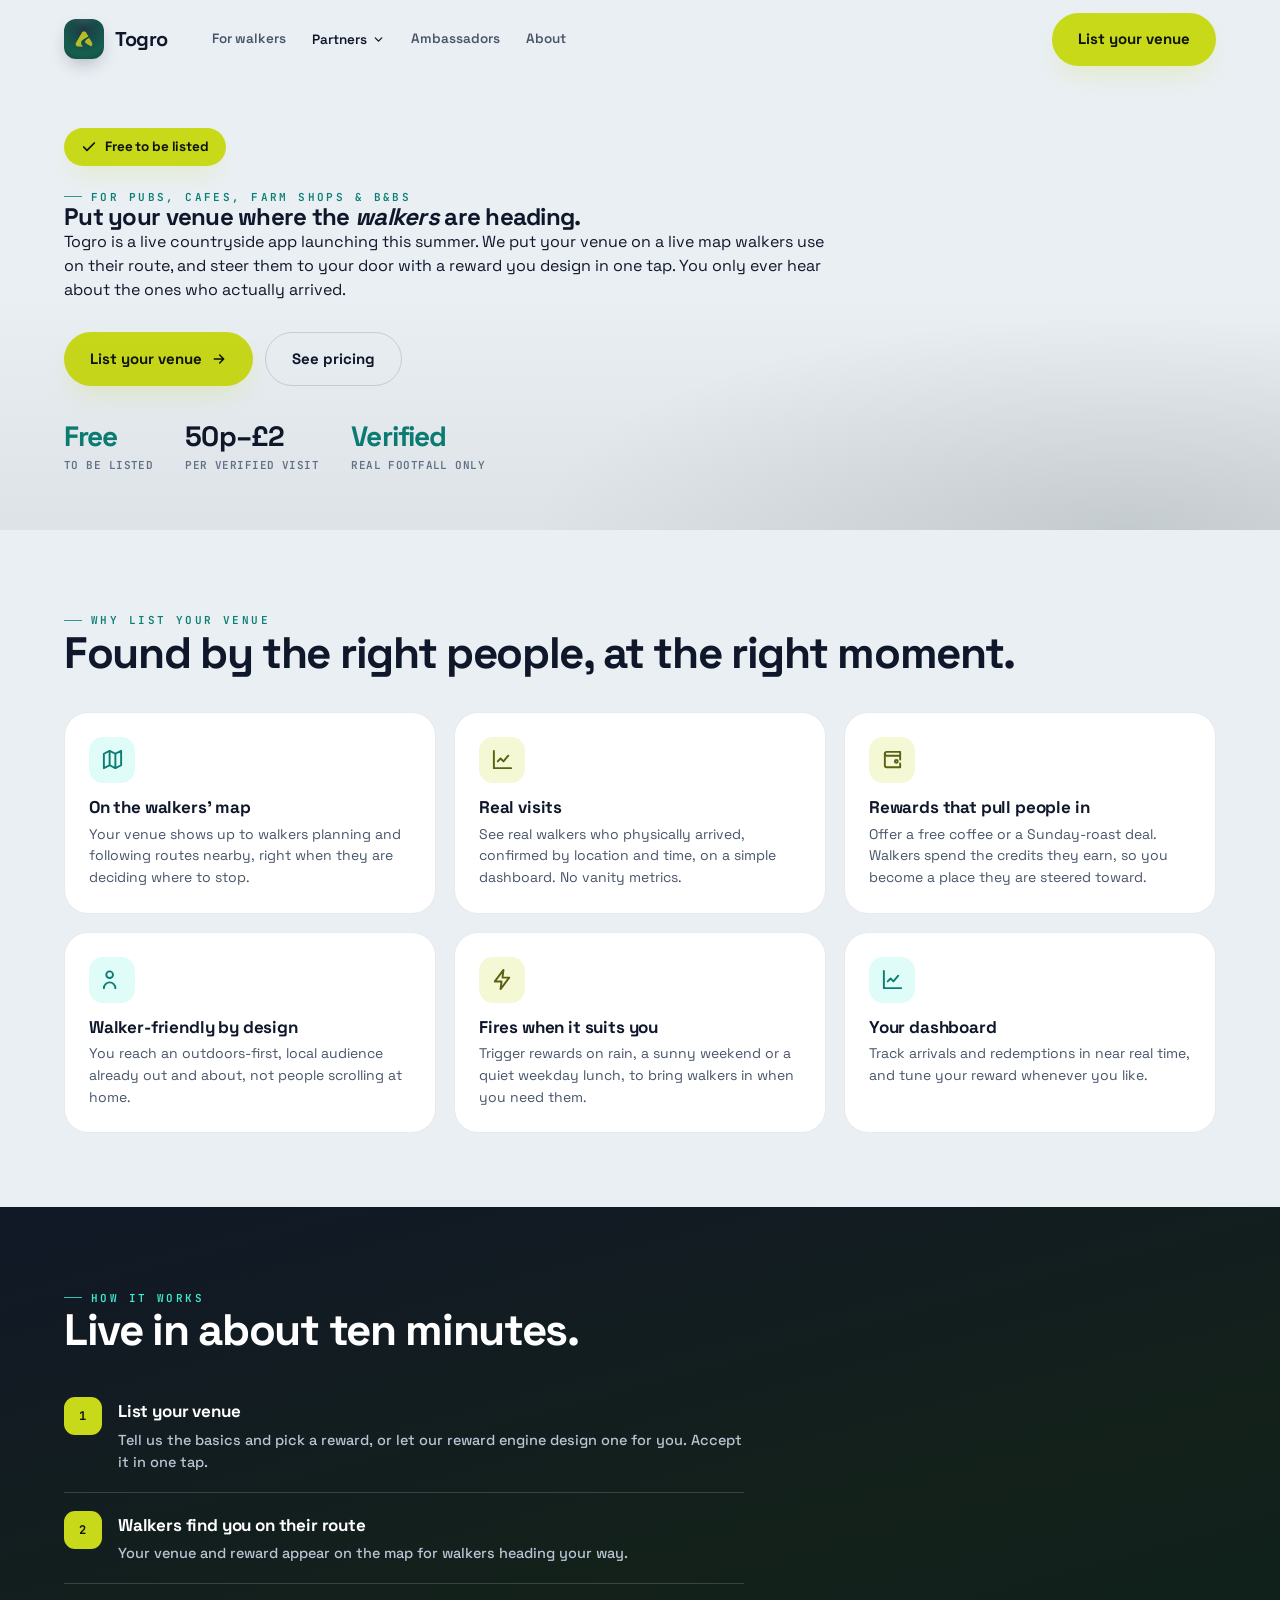
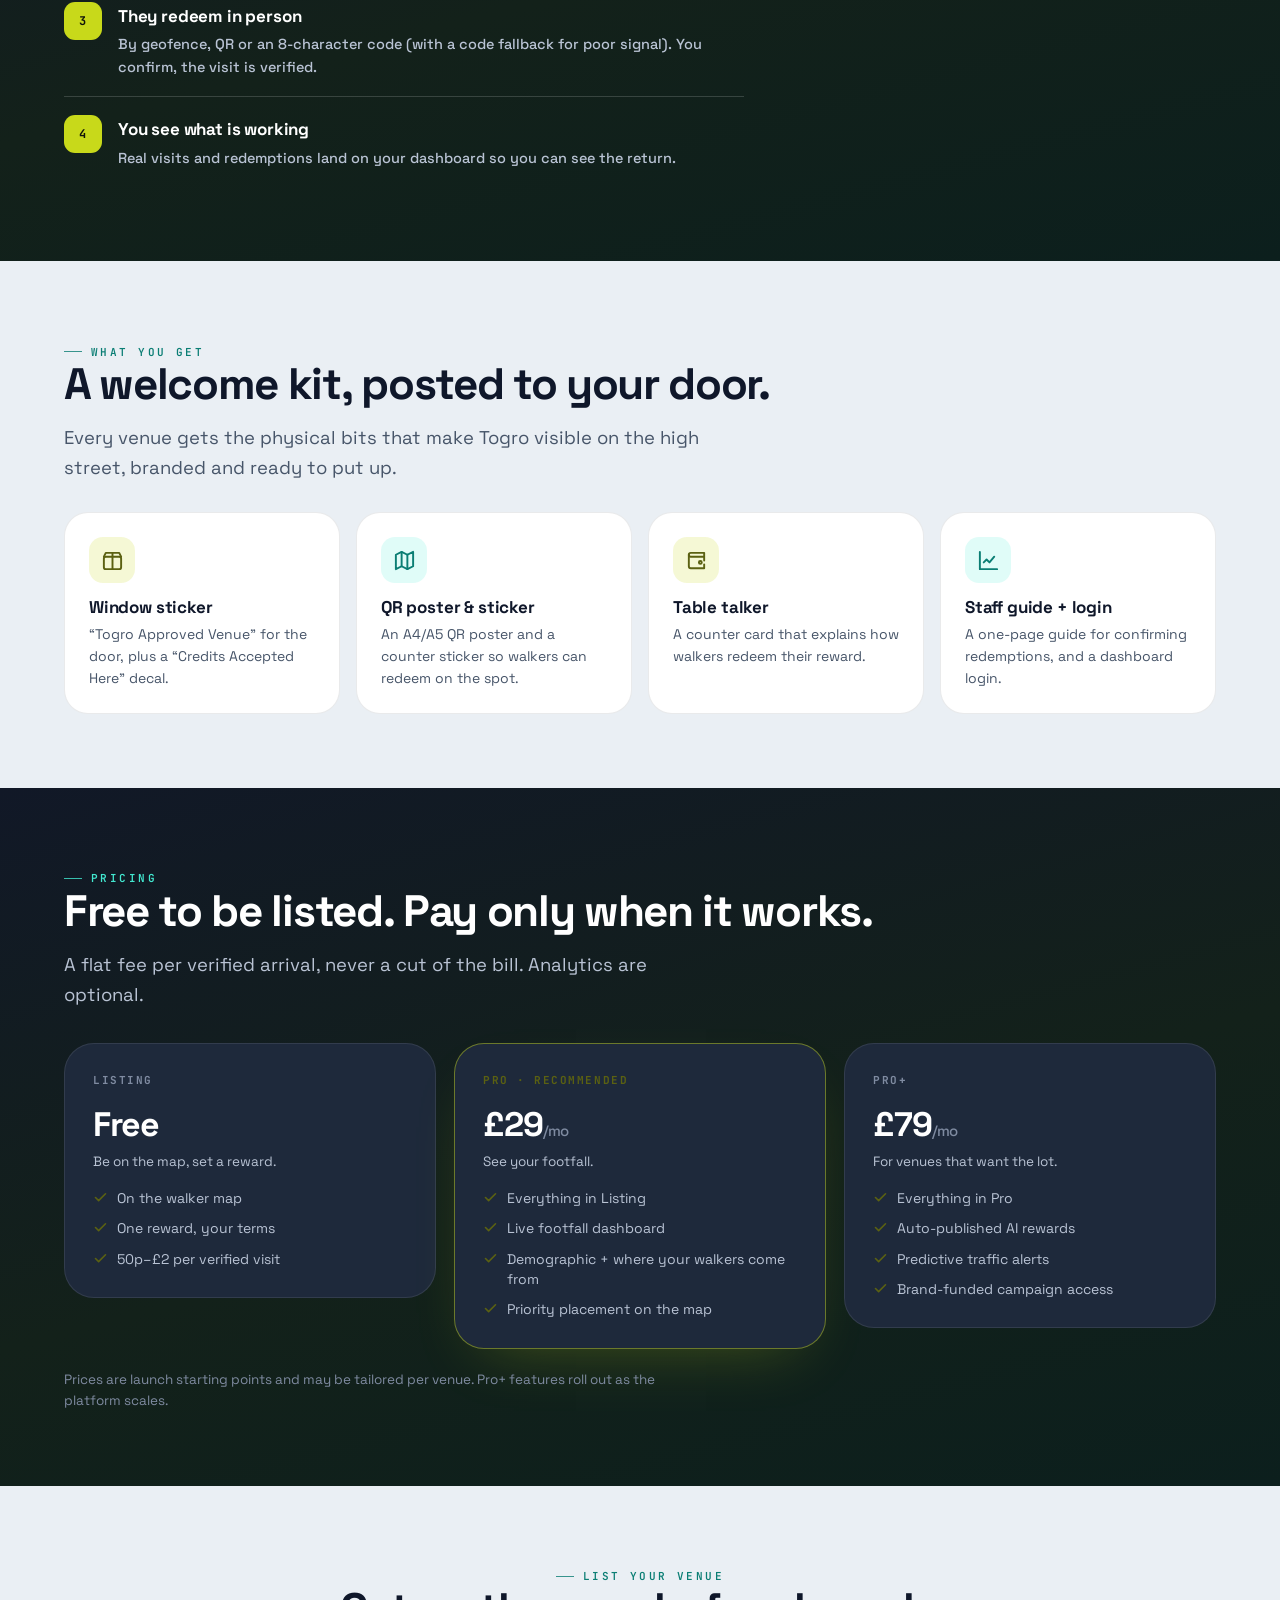
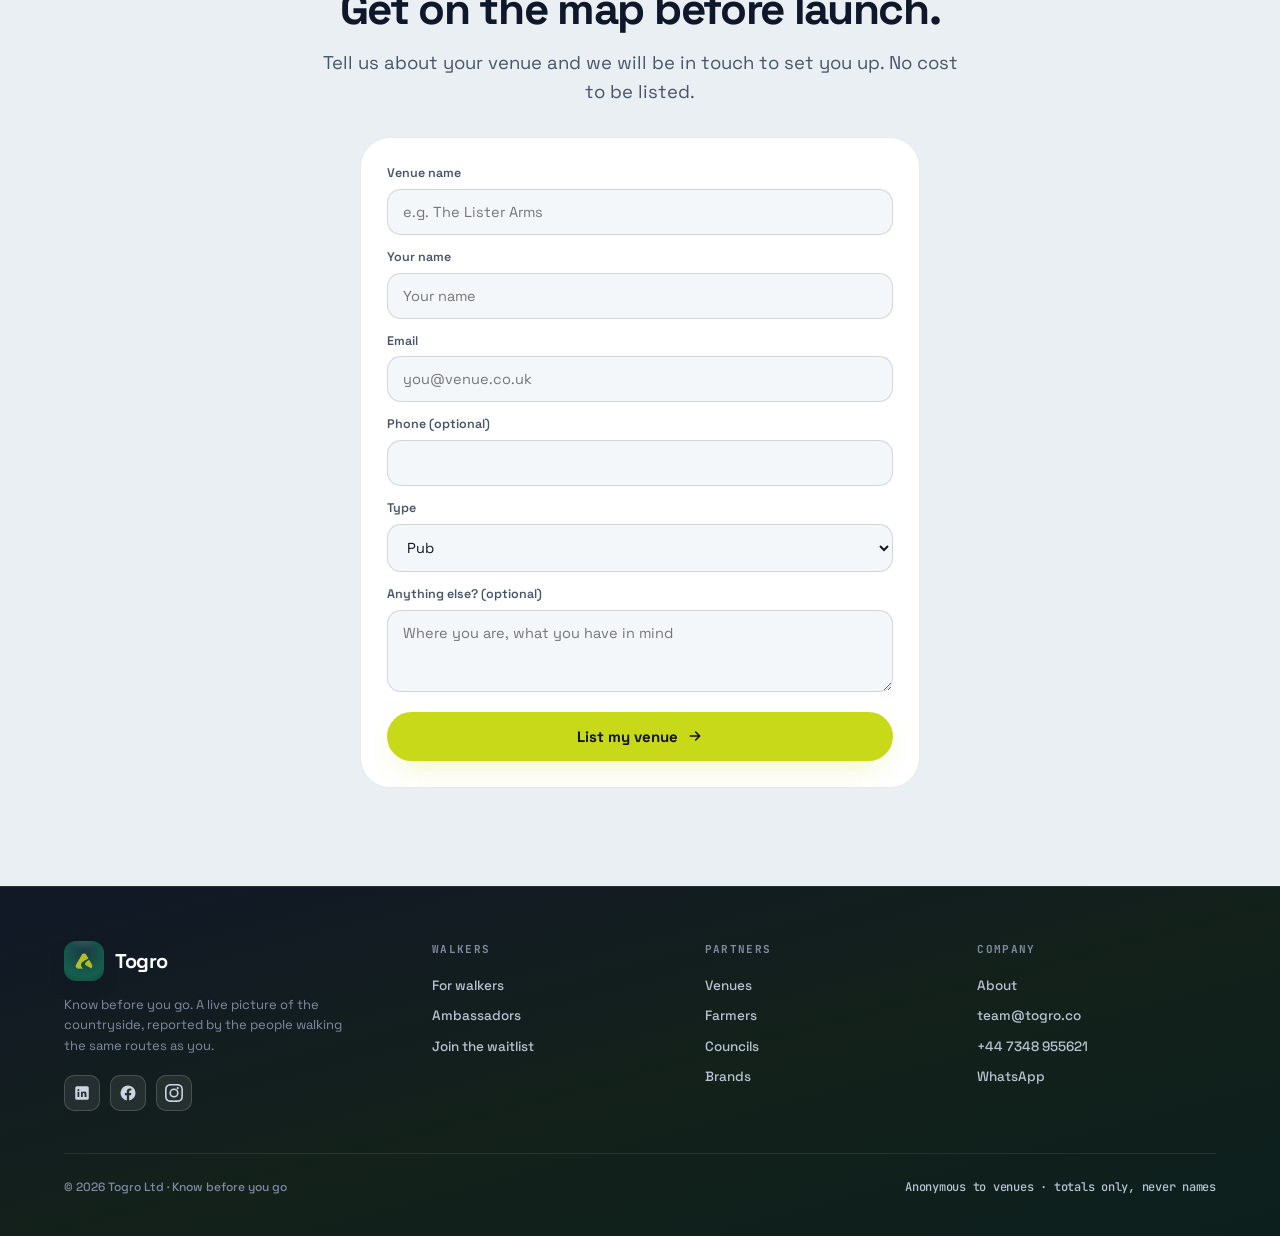
<file: business.html>
<!DOCTYPE html>
<html lang="en" data-mode="light">
<head>
<meta charset="UTF-8">
<meta name="viewport" content="width=device-width, initial-scale=1">
<title>Togro for venues - put your venue on the walkers’ map</title>
<meta name="description" content="Get your pub, cafe or farm shop on the Togro map. Real visits from real walkers, rewards they redeem in person, free to be listed.">
<link rel="icon" type="image/png" sizes="any" href="images/logo-badge.png">
<link rel="apple-touch-icon" href="images/logo-badge.png">
<meta name="theme-color" content="#111827">
<link rel="canonical" href="https://togro.co/">
<meta property="og:type" content="website">
<meta property="og:title" content="Togro · Know before you go">
<meta property="og:description" content="Live, verified, community-built reports of what's happening in the countryside right now. Mapped by the people who walk it.">
<meta property="og:url" content="https://togro.co/">
<meta property="og:image" content="https://cdn.jsdelivr.net/gh/teamtogro/togro-site-v3@main/images/logo-badge.png">
<meta name="twitter:card" content="summary">
<meta name="twitter:title" content="Togro · Know before you go">
<meta name="twitter:description" content="Live, verified, community-built reports of what's happening in the countryside right now.">
<meta name="twitter:image" content="https://cdn.jsdelivr.net/gh/teamtogro/togro-site-v3@main/images/logo-badge.png">
<link rel="preconnect" href="https://fonts.googleapis.com">
<link rel="preconnect" href="https://fonts.gstatic.com" crossorigin>
<link href="https://fonts.googleapis.com/css2?family=Space+Grotesk:wght@400;500;600;700&family=JetBrains+Mono:wght@500;600;700&display=swap" rel="stylesheet">
<link rel="stylesheet" href="styles.css">

</head>



<body>
<span id="top"></span>
<header class="nav" id="nav"><div class="nav-inner">
<a href="#top" class="brand"><span class="mk"><img src="images/logo-badge.png" alt="Togro"></span> Togro</a>
<nav class="nav-links"><a href="/">For walkers</a><div class="nav-drop"><button type="button" class="nav-droptrig active">Partners <svg width="13" height="13" viewBox="0 0 24 24" fill="none" stroke="currentColor" stroke-width="2.4" stroke-linecap="round" stroke-linejoin="round"><path d="M6 9l6 6 6-6"/></svg></button><div class="nav-menu"><a href="business" class="active">Venues</a><a href="farmers">Farmers</a><a href="councils">Councils</a><a href="brands">Brands</a></div></div><a href="ambassadors">Ambassadors</a><a href="about">About</a></nav>
<div class="nav-actions"><a href="#signup" class="btn btn-lime btn-lg">List your venue</a>
<button class="burger" id="burger" aria-label="Menu"><svg width="22" height="22" viewBox="0 0 24 24" fill="none" stroke="currentColor" stroke-width="2.2" stroke-linecap="round"><path d="M4 7h16M4 12h16M4 17h16"/></svg></button></div></div></header>
<nav class="mobile-menu glass" id="mobileMenu"><a href="/">For walkers</a><a href="business" style="color:var(--text-1)">Venues</a><a href="farmers">Farmers</a><a href="councils">Councils</a><a href="brands">Brands</a><a href="ambassadors">Ambassadors</a><a href="about">About</a><a href="#signup" class="btn btn-lime btn-md">List your venue</a></nav>
<section class="hero"><div class="wrap"><div style="max-width:760px">
<div class="free-pill"><svg viewBox="0 0 24 24" fill="none" stroke="currentColor" stroke-width="2.6" stroke-linecap="round" stroke-linejoin="round"><path d="M20 6 9 17l-5-5"/></svg> Free to be listed</div>
<span class="eyebrow">For pubs, cafes, farm shops &amp; B&amp;Bs</span>
<h1>Put your venue where the <em>walkers</em> are heading.</h1>
<p class="lede">Togro is a live countryside app launching this summer. We put your venue on a live map walkers use on their route, and steer them to your door with a reward you design in one tap. You only ever hear about the ones who actually arrived.</p>
<div class="hero-cta"><a href="#signup" class="btn btn-lime btn-lg">List your venue <svg width="16" height="16" viewBox="0 0 24 24" fill="none" stroke="currentColor" stroke-width="2.4" stroke-linecap="round" stroke-linejoin="round"><path d="M5 12h14M13 6l6 6-6 6"/></svg></a><a href="#pricing" class="btn btn-ghost btn-lg">See pricing</a></div>
<div class="hero-meta"><div class="m"><b class="teal">Free</b><span>to be listed</span></div><div class="m"><b>50p&ndash;&pound;2</b><span>per verified visit</span></div><div class="m"><b class="teal">Verified</b><span>real footfall only</span></div></div>
</div></div></section>
<section class="biz-sec"><div class="wrap">
<span class="eyebrow">Why list your venue</span><h2 class="biz-h">Found by the right people, at the right moment.</h2>
<div class="grid3">
<div class="bcard"><div class="bi teal"><svg viewBox="0 0 24 24" fill="none" stroke="currentColor" stroke-width="2" stroke-linecap="round" stroke-linejoin="round"><path d="M9 18l-6 3V6l6-3 6 3 6-3v15l-6 3-6-3Z"/><path d="M9 3v15M15 6v15"/></svg></div><h3>On the walkers&rsquo; map</h3><p>Your venue shows up to walkers planning and following routes nearby, right when they are deciding where to stop.</p></div>
<div class="bcard"><div class="bi lime"><svg viewBox="0 0 24 24" fill="none" stroke="currentColor" stroke-width="2" stroke-linecap="round" stroke-linejoin="round"><path d="M3 3v18h18"/><path d="M7 14l3-3 3 3 5-6"/></svg></div><h3>Real visits</h3><p>See real walkers who physically arrived, confirmed by location and time, on a simple dashboard. No vanity metrics.</p></div>
<div class="bcard"><div class="bi lime"><svg viewBox="0 0 24 24" fill="none" stroke="currentColor" stroke-width="2" stroke-linecap="round" stroke-linejoin="round"><path d="M20 12V8H6a2 2 0 0 1 0-4h14v4"/><path d="M4 6v12a2 2 0 0 0 2 2h14v-4"/><circle cx="16" cy="14" r="1.5"/></svg></div><h3>Rewards that pull people in</h3><p>Offer a free coffee or a Sunday-roast deal. Walkers spend the credits they earn, so you become a place they are steered toward.</p></div>
<div class="bcard"><div class="bi teal"><svg viewBox="0 0 24 24" fill="none" stroke="currentColor" stroke-width="2" stroke-linecap="round" stroke-linejoin="round"><circle cx="9" cy="7" r="3.5"/><path d="M3 21a6 6 0 0 1 12 0"/></svg></div><h3>Walker-friendly by design</h3><p>You reach an outdoors-first, local audience already out and about, not people scrolling at home.</p></div>
<div class="bcard"><div class="bi lime"><svg viewBox="0 0 24 24" fill="none" stroke="currentColor" stroke-width="2" stroke-linecap="round" stroke-linejoin="round"><path d="M13 2 4 14h7l-1 8 9-12h-7l1-8Z"/></svg></div><h3>Fires when it suits you</h3><p>Trigger rewards on rain, a sunny weekend or a quiet weekday lunch, to bring walkers in when you need them.</p></div>
<div class="bcard"><div class="bi teal"><svg viewBox="0 0 24 24" fill="none" stroke="currentColor" stroke-width="2" stroke-linecap="round" stroke-linejoin="round"><path d="M3 3v18h18"/><path d="M7 14l3-3 3 3 5-6"/></svg></div><h3>Your dashboard</h3><p>Track arrivals and redemptions in near real time, and tune your reward whenever you like.</p></div>
</div></div></section>
<section class="biz-sec invert" id="how"><div class="wrap"><div style="max-width:560px">
<span class="eyebrow">How it works</span><h2 class="biz-h">Live in about ten minutes.</h2></div>
<div style="max-width:680px;margin-top:24px">
<div class="step"><span class="sn">1</span><div><h4>List your venue</h4><p>Tell us the basics and pick a reward, or let our reward engine design one for you. Accept it in one tap.</p></div></div>
<div class="step"><span class="sn">2</span><div><h4>Walkers find you on their route</h4><p>Your venue and reward appear on the map for walkers heading your way.</p></div></div>
<div class="step"><span class="sn">3</span><div><h4>They redeem in person</h4><p>By geofence, QR or an 8-character code (with a code fallback for poor signal). You confirm, the visit is verified.</p></div></div>
<div class="step"><span class="sn">4</span><div><h4>You see what is working</h4><p>Real visits and redemptions land on your dashboard so you can see the return.</p></div></div>
</div></div></section>
<section class="biz-sec" id="kit"><div class="wrap">
<span class="eyebrow">What you get</span><h2 class="biz-h">A welcome kit, posted to your door.</h2>
<p class="biz-lede">Every venue gets the physical bits that make Togro visible on the high street, branded and ready to put up.</p>
<div class="grid4">
<div class="bcard"><div class="bi lime"><svg viewBox="0 0 24 24" fill="none" stroke="currentColor" stroke-width="2" stroke-linecap="round" stroke-linejoin="round"><rect x="3" y="8" width="18" height="13" rx="2"/><path d="M3 8l2-4h14l2 4M12 4v17"/></svg></div><h3>Window sticker</h3><p>&ldquo;Togro Approved Venue&rdquo; for the door, plus a &ldquo;Credits Accepted Here&rdquo; decal.</p></div>
<div class="bcard"><div class="bi teal"><svg viewBox="0 0 24 24" fill="none" stroke="currentColor" stroke-width="2" stroke-linecap="round" stroke-linejoin="round"><path d="M9 18l-6 3V6l6-3 6 3 6-3v15l-6 3-6-3Z"/><path d="M9 3v15M15 6v15"/></svg></div><h3>QR poster &amp; sticker</h3><p>An A4/A5 QR poster and a counter sticker so walkers can redeem on the spot.</p></div>
<div class="bcard"><div class="bi lime"><svg viewBox="0 0 24 24" fill="none" stroke="currentColor" stroke-width="2" stroke-linecap="round" stroke-linejoin="round"><path d="M20 12V8H6a2 2 0 0 1 0-4h14v4"/><path d="M4 6v12a2 2 0 0 0 2 2h14v-4"/><circle cx="16" cy="14" r="1.5"/></svg></div><h3>Table talker</h3><p>A counter card that explains how walkers redeem their reward.</p></div>
<div class="bcard"><div class="bi teal"><svg viewBox="0 0 24 24" fill="none" stroke="currentColor" stroke-width="2" stroke-linecap="round" stroke-linejoin="round"><path d="M3 3v18h18"/><path d="M7 14l3-3 3 3 5-6"/></svg></div><h3>Staff guide + login</h3><p>A one-page guide for confirming redemptions, and a dashboard login.</p></div>
</div></div></section>
<section class="biz-sec invert" id="pricing"><div class="wrap">
<span class="eyebrow">Pricing</span><h2 class="biz-h">Free to be listed. Pay only when it works.</h2>
<p class="biz-lede">A flat fee per verified arrival, never a cut of the bill. Analytics are optional.</p>
<div class="price">
<div class="pcard"><div class="pk">Listing</div><div class="pp">Free</div><div class="psub">Be on the map, set a reward.</div><ul><li><svg viewBox="0 0 24 24" fill="none" stroke="currentColor" stroke-width="2.6" stroke-linecap="round" stroke-linejoin="round"><path d="M20 6 9 17l-5-5"/></svg> On the walker map</li><li><svg viewBox="0 0 24 24" fill="none" stroke="currentColor" stroke-width="2.6" stroke-linecap="round" stroke-linejoin="round"><path d="M20 6 9 17l-5-5"/></svg> One reward, your terms</li><li><svg viewBox="0 0 24 24" fill="none" stroke="currentColor" stroke-width="2.6" stroke-linecap="round" stroke-linejoin="round"><path d="M20 6 9 17l-5-5"/></svg> 50p&ndash;&pound;2 per verified visit</li></ul></div>
<div class="pcard feat"><div class="pk" style="color:#5b6112">Pro &middot; recommended</div><div class="pp">&pound;29<small>/mo</small></div><div class="psub">See your footfall.</div><ul><li><svg viewBox="0 0 24 24" fill="none" stroke="currentColor" stroke-width="2.6" stroke-linecap="round" stroke-linejoin="round"><path d="M20 6 9 17l-5-5"/></svg> Everything in Listing</li><li><svg viewBox="0 0 24 24" fill="none" stroke="currentColor" stroke-width="2.6" stroke-linecap="round" stroke-linejoin="round"><path d="M20 6 9 17l-5-5"/></svg> Live footfall dashboard</li><li><svg viewBox="0 0 24 24" fill="none" stroke="currentColor" stroke-width="2.6" stroke-linecap="round" stroke-linejoin="round"><path d="M20 6 9 17l-5-5"/></svg> Demographic + where your walkers come from</li><li><svg viewBox="0 0 24 24" fill="none" stroke="currentColor" stroke-width="2.6" stroke-linecap="round" stroke-linejoin="round"><path d="M20 6 9 17l-5-5"/></svg> Priority placement on the map</li></ul></div>
<div class="pcard"><div class="pk">Pro+</div><div class="pp">&pound;79<small>/mo</small></div><div class="psub">For venues that want the lot.</div><ul><li><svg viewBox="0 0 24 24" fill="none" stroke="currentColor" stroke-width="2.6" stroke-linecap="round" stroke-linejoin="round"><path d="M20 6 9 17l-5-5"/></svg> Everything in Pro</li><li><svg viewBox="0 0 24 24" fill="none" stroke="currentColor" stroke-width="2.6" stroke-linecap="round" stroke-linejoin="round"><path d="M20 6 9 17l-5-5"/></svg> Auto-published AI rewards</li><li><svg viewBox="0 0 24 24" fill="none" stroke="currentColor" stroke-width="2.6" stroke-linecap="round" stroke-linejoin="round"><path d="M20 6 9 17l-5-5"/></svg> Predictive traffic alerts</li><li><svg viewBox="0 0 24 24" fill="none" stroke="currentColor" stroke-width="2.6" stroke-linecap="round" stroke-linejoin="round"><path d="M20 6 9 17l-5-5"/></svg> Brand-funded campaign access</li></ul></div>
</div>
<p class="biz-lede" style="margin-top:20px;font-size:13.5px;color:var(--text-3)">Prices are launch starting points and may be tailored per venue. Pro+ features roll out as the platform scales.</p>
</div></section>
<section class="biz-sec" id="signup"><div class="wrap" style="text-align:center">
<span class="eyebrow">List your venue</span><h2 class="biz-h">Get on the map before launch.</h2>
<p class="biz-lede" style="margin:0 auto">Tell us about your venue and we will be in touch to set you up. No cost to be listed.</p>
<form class="bform" id="bizForm" style="text-align:left">
<label>Venue name</label><input id="bn" placeholder="e.g. The Lister Arms" required>
<label>Your name</label><input id="bc" placeholder="Your name">
<label>Email</label><input id="be" type="email" placeholder="you@venue.co.uk" required>
<label>Phone (optional)</label><input id="bp" placeholder="">
<label>Type</label><select id="bt"><option>Pub</option><option>Cafe</option><option>Farm shop</option><option>B&amp;B</option><option>Winery</option><option>Other venue</option></select>
<label>Anything else? (optional)</label><textarea id="bnotes" rows="3" placeholder="Where you are, what you have in mind"></textarea>
<button type="submit" class="btn btn-lime btn-lg" style="width:100%">List my venue <svg width="16" height="16" viewBox="0 0 24 24" fill="none" stroke="currentColor" stroke-width="2.4" stroke-linecap="round" stroke-linejoin="round"><path d="M5 12h14M13 6l6 6-6 6"/></svg></button>
<div class="ok" id="bok" style="margin-top:14px">Thanks. We have your details and will be in touch shortly.</div>
</form></div></section>
<footer class="invert"><div class="wrap"><div class="foot-grid"><div class="foot-brand"><div class="brand"><span class="mk"><img src="images/logo-badge.png" alt="Togro logo"></span>Togro</div><p>Know before you go. A live picture of the countryside, reported by the people walking the same routes as you.</p><div class="foot-social"><a href="https://www.linkedin.com/company/togro-co" target="_blank" rel="noopener" aria-label="Togro on LinkedIn"><svg width="18" height="18" viewBox="0 0 24 24" aria-hidden="true"><path d="M19 3a2 2 0 0 1 2 2v14a2 2 0 0 1-2 2H5a2 2 0 0 1-2-2V5a2 2 0 0 1 2-2zM8.34 17.34V10.4H6.03v6.94zM7.18 9.4a1.34 1.34 0 1 0 0-2.68 1.34 1.34 0 0 0 0 2.68zM18 17.34v-3.8c0-2.03-.43-3.6-2.8-3.6-1.14 0-1.9.62-2.22 1.21h-.03V10.4H10.7v6.94h2.3v-3.44c0-.9.18-1.78 1.3-1.78 1.12 0 1.13 1.04 1.13 1.84v3.38z"/></svg></a><a href="https://www.facebook.com/people/Togro/61589989319476/" target="_blank" rel="noopener" aria-label="Togro on Facebook"><svg width="18" height="18" viewBox="0 0 24 24" aria-hidden="true"><path d="M22 12a10 10 0 1 0-11.56 9.88v-6.99H7.9V12h2.54V9.8c0-2.5 1.49-3.89 3.78-3.89 1.09 0 2.24.2 2.24.2v2.46h-1.26c-1.24 0-1.63.77-1.63 1.56V12h2.78l-.44 2.89h-2.34v6.99A10 10 0 0 0 22 12z"/></svg></a><a href="https://www.instagram.com/togro.co/" target="_blank" rel="noopener" aria-label="Togro on Instagram"><svg width="18" height="18" viewBox="0 0 24 24" aria-hidden="true"><path d="M12 2.16c3.2 0 3.58.01 4.85.07 1.17.05 1.8.25 2.23.41.56.22.96.48 1.38.9.42.42.68.82.9 1.38.16.42.36 1.06.41 2.23.06 1.27.07 1.65.07 4.85s-.01 3.58-.07 4.85c-.05 1.17-.25 1.8-.41 2.23-.22.56-.48.96-.9 1.38-.42.42-.82.68-1.38.9-.42.16-1.06.36-2.23.41-1.27.06-1.65.07-4.85.07s-3.58-.01-4.85-.07c-1.17-.05-1.8-.25-2.23-.41a3.7 3.7 0 0 1-1.38-.9 3.7 3.7 0 0 1-.9-1.38c-.16-.42-.36-1.06-.41-2.23C2.17 15.58 2.16 15.2 2.16 12s.01-3.58.07-4.85c.05-1.17.25-1.8.41-2.23.22-.56.48-.96.9-1.38.42-.42.82-.68 1.38-.9.42-.16 1.06-.36 2.23-.41C8.42 2.17 8.8 2.16 12 2.16zM12 0C8.74 0 8.33.01 7.05.07 5.78.13 4.9.33 4.14.63a5.8 5.8 0 0 0-2.1 1.37A5.8 5.8 0 0 0 .63 4.14C.33 4.9.13 5.78.07 7.05.01 8.33 0 8.74 0 12s.01 3.67.07 4.95c.06 1.27.26 2.15.56 2.91a5.8 5.8 0 0 0 1.37 2.1 5.8 5.8 0 0 0 2.1 1.37c.76.3 1.64.5 2.91.56C8.33 23.99 8.74 24 12 24s3.67-.01 4.95-.07c1.27-.06 2.15-.26 2.91-.56a5.8 5.8 0 0 0 2.1-1.37 5.8 5.8 0 0 0 1.37-2.1c.3-.76.5-1.64.56-2.91.06-1.28.07-1.69.07-4.95s-.01-3.67-.07-4.95c-.06-1.27-.26-2.15-.56-2.91a5.8 5.8 0 0 0-1.37-2.1A5.8 5.8 0 0 0 19.86.63c-.76-.3-1.64-.5-2.91-.56C15.67.01 15.26 0 12 0zm0 5.84A6.16 6.16 0 1 0 18.16 12 6.16 6.16 0 0 0 12 5.84zm0 10.16A4 4 0 1 1 16 12a4 4 0 0 1-4 4zm6.4-10.4a1.44 1.44 0 1 1-1.44-1.44 1.44 1.44 0 0 1 1.44 1.44z"/></svg></a></div></div><div class="foot-col"><h5>Walkers</h5><a href="/">For walkers</a><a href="ambassadors">Ambassadors</a><a href="/#cta" class="wl-cta">Join the waitlist</a></div><div class="foot-col"><h5>Partners</h5><a href="business">Venues</a><a href="farmers">Farmers</a><a href="councils">Councils</a><a href="brands">Brands</a></div><div class="foot-col"><h5>Company</h5><a href="about">About</a><a href="mailto:team@togro.co">team@togro.co</a><a href="tel:+447348955621">+44 7348 955621</a><a href="https://wa.me/447348955621">WhatsApp</a></div></div><div class="foot-bottom"><span>&copy; 2026 Togro Ltd &middot; Know before you go</span><span class="mono">Anonymous to venues &middot; totals only, never names</span></div></div></footer>
<script>
var WAITLIST_ENDPOINT='https://script.google.com/macros/s/AKfycbxsXy_34qnFB7d5SxJI4QOV-xluO4C6ZUSyKCHbIU2tC8IiAO9HxOiUSoHjziWhBP4/exec';
document.getElementById("burger").onclick=function(){document.getElementById("mobileMenu").classList.toggle("open");};
document.querySelectorAll("a[href^=\"#\"]").forEach(function(a){a.onclick=function(e){var id=a.getAttribute("href");if(id.length>1){var el=document.querySelector(id);if(el){e.preventDefault();el.scrollIntoView({behavior:"smooth"});document.getElementById("mobileMenu").classList.remove("open");}}};});
var f=document.getElementById("bizForm");f.addEventListener("submit",function(e){e.preventDefault();var em=document.getElementById("be");if(!em.value||em.value.indexOf("@")<1){em.focus();return;}
if(WAITLIST_ENDPOINT.indexOf("http")===0){var b=new URLSearchParams({form:"partner",type:"Venue / business "+document.getElementById("bt").value,name:document.getElementById("bc").value.trim(),organisation:document.getElementById("bn").value.trim(),email:em.value.trim(),phone:document.getElementById("bp").value.trim(),notes:document.getElementById("bnotes").value.trim(),source:"business-landing"});fetch(WAITLIST_ENDPOINT,{method:"POST",mode:"no-cors",body:b}).catch(function(){});}
f.querySelectorAll("input,select,textarea,button").forEach(function(x){x.style.display="none";});document.getElementById("bok").style.display="block";});
</script>
<script>document.querySelectorAll(".nav-droptrig").forEach(function(b){b.addEventListener("click",function(e){e.stopPropagation();b.closest(".nav-drop").classList.toggle("open");});});document.addEventListener("click",function(){document.querySelectorAll(".nav-drop.open").forEach(function(d){d.classList.remove("open");});});</script></body></html>
</file>
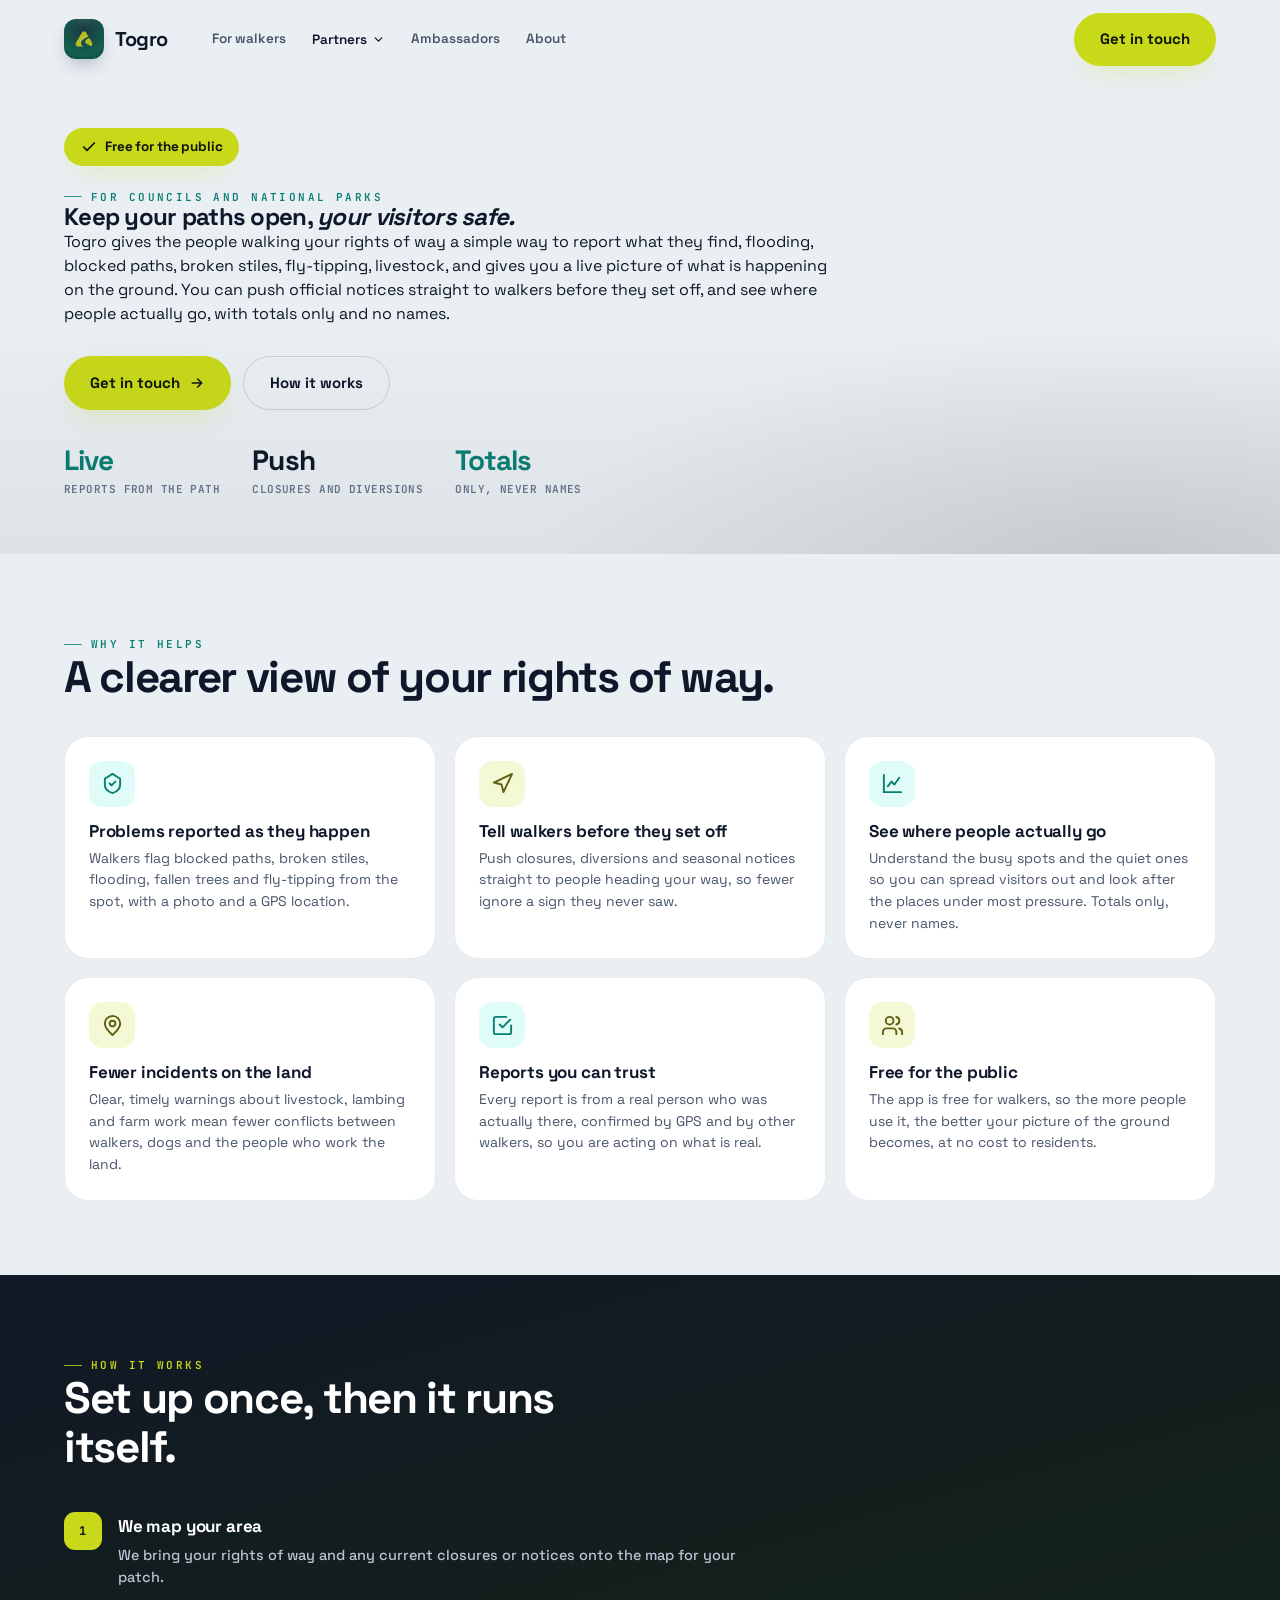
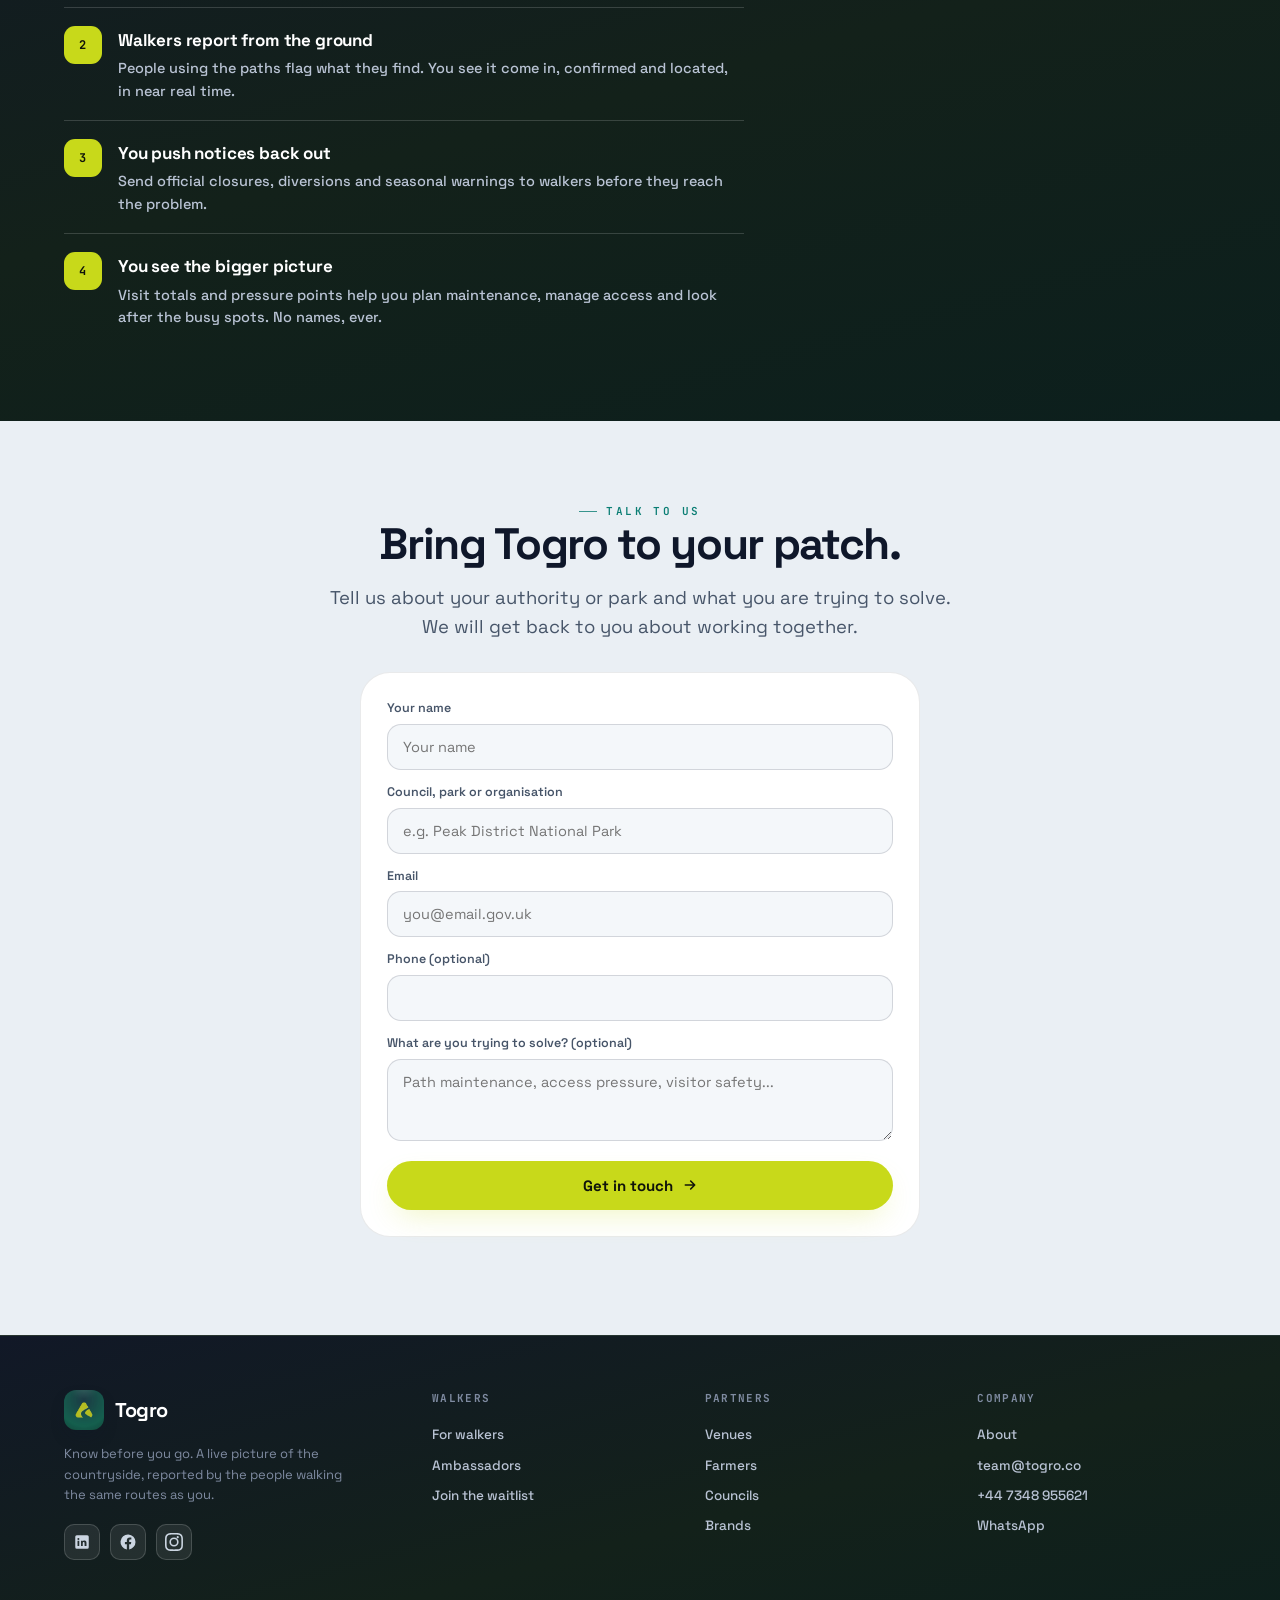
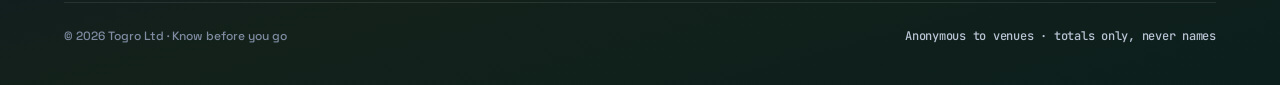
<file: councils.html>
<!DOCTYPE html><html lang="en"><head><meta charset="UTF-8"><meta name="viewport" content="width=device-width, initial-scale=1"><title>Togro for councils - safer paths, better access, real visit data</title><meta name="description" content="Togro helps councils, national parks and rights-of-way teams keep paths open and visitors safe: live reports from walkers, official notices pushed instantly, and real visit data with no names."><link rel="icon" type="image/png" href="images/logo-badge.png"><link rel="preconnect" href="https://fonts.googleapis.com"><link rel="preconnect" href="https://fonts.gstatic.com" crossorigin><link href="https://fonts.googleapis.com/css2?family=Space+Grotesk:wght@400;500;600;700&family=JetBrains+Mono:wght@500;600;700&display=swap" rel="stylesheet"><link rel="stylesheet" href="styles.css"></head>
<span id="top"></span><header class="nav" id="nav"><div class="nav-inner"><a href="/" class="brand"><span class="mk"><img src="images/logo-badge.png" alt="Togro"></span> Togro</a><nav class="nav-links"><a href="/">For walkers</a><div class="nav-drop"><button type="button" class="nav-droptrig active">Partners <svg width="13" height="13" viewBox="0 0 24 24" fill="none" stroke="currentColor" stroke-width="2.4" stroke-linecap="round" stroke-linejoin="round"><path d="M6 9l6 6 6-6"/></svg></button><div class="nav-menu"><a href="business">Venues</a><a href="farmers">Farmers</a><a href="councils" class="active">Councils</a><a href="brands">Brands</a></div></div><a href="ambassadors">Ambassadors</a><a href="about">About</a></nav><div class="nav-actions"><a href="#signup" class="btn btn-lime btn-lg">Get in touch</a><button class="burger" id="burger" aria-label="Menu"><svg width="22" height="22" viewBox="0 0 24 24" fill="none" stroke="currentColor" stroke-width="2.2" stroke-linecap="round"><path d="M4 7h16M4 12h16M4 17h16"/></svg></button></div></div></header><nav class="mobile-menu glass" id="mobileMenu"><a href="/">For walkers</a><a href="business">Venues</a><a href="farmers">Farmers</a><a href="councils" style="color:var(--text-1)">Councils</a><a href="brands">Brands</a><a href="ambassadors">Ambassadors</a><a href="about">About</a><a href="#signup" class="btn btn-lime btn-md">Get in touch</a></nav>

<section class="hero"><div class="wrap"><div style="max-width:780px">
<div class="free-pill"><svg viewBox="0 0 24 24" fill="none" stroke="currentColor" stroke-width="2.6" stroke-linecap="round" stroke-linejoin="round"><path d="M20 6 9 17l-5-5"/></svg> Free for the public</div>
<span class="eyebrow">For councils and national parks</span>
<h1>Keep your paths open, <em>your visitors safe.</em></h1>
<p class="lede">Togro gives the people walking your rights of way a simple way to report what they find, flooding, blocked paths, broken stiles, fly-tipping, livestock, and gives you a live picture of what is happening on the ground. You can push official notices straight to walkers before they set off, and see where people actually go, with totals only and no names.</p>
<div class="hero-cta"><a href="#signup" class="btn btn-lime btn-lg">Get in touch <svg width="16" height="16" viewBox="0 0 24 24" fill="none" stroke="currentColor" stroke-width="2.4" stroke-linecap="round" stroke-linejoin="round"><path d="M5 12h14M13 6l6 6-6 6"/></svg></a><a href="#how" class="btn btn-ghost btn-lg">How it works</a></div>
<div class="hero-meta"><div class="m"><b class="teal">Live</b><span>reports from the path</span></div><div class="m"><b>Push</b><span>closures and diversions</span></div><div class="m"><b class="teal">Totals</b><span>only, never names</span></div></div>
</div></div></section>

<section class="biz-sec" id="why"><div class="wrap"><span class="eyebrow">Why it helps</span><h2 class="biz-h">A clearer view of your rights of way.</h2>
<div class="grid3">
<div class="bcard"><div class="bi teal"><svg viewBox="0 0 24 24" fill="none" stroke="currentColor" stroke-width="2" stroke-linecap="round" stroke-linejoin="round"><path d="M12 2 4 7v6c0 5 3.4 7.6 8 9 4.6-1.4 8-4 8-9V7Z"/><path d="m9 12 2 2 4-4"/></svg></div><h3>Problems reported as they happen</h3><p>Walkers flag blocked paths, broken stiles, flooding, fallen trees and fly-tipping from the spot, with a photo and a GPS location.</p></div>
<div class="bcard"><div class="bi lime"><svg viewBox="0 0 24 24" fill="none" stroke="currentColor" stroke-width="2" stroke-linecap="round" stroke-linejoin="round"><path d="M3 11l19-9-9 19-2-8-8-2z"/></svg></div><h3>Tell walkers before they set off</h3><p>Push closures, diversions and seasonal notices straight to people heading your way, so fewer ignore a sign they never saw.</p></div>
<div class="bcard"><div class="bi teal"><svg viewBox="0 0 24 24" fill="none" stroke="currentColor" stroke-width="2" stroke-linecap="round" stroke-linejoin="round"><path d="M3 3v18h18M7 15l4-5 3 3 5-7"/></svg></div><h3>See where people actually go</h3><p>Understand the busy spots and the quiet ones so you can spread visitors out and look after the places under most pressure. Totals only, never names.</p></div>
<div class="bcard"><div class="bi lime"><svg viewBox="0 0 24 24" fill="none" stroke="currentColor" stroke-width="2" stroke-linecap="round" stroke-linejoin="round"><circle cx="12" cy="10" r="3"/><path d="M12 2a8 8 0 0 0-8 8c0 5 8 12 8 12s8-7 8-12a8 8 0 0 0-8-8Z"/></svg></div><h3>Fewer incidents on the land</h3><p>Clear, timely warnings about livestock, lambing and farm work mean fewer conflicts between walkers, dogs and the people who work the land.</p></div>
<div class="bcard"><div class="bi teal"><svg viewBox="0 0 24 24" fill="none" stroke="currentColor" stroke-width="2" stroke-linecap="round" stroke-linejoin="round"><path d="M9 11l3 3 8-8M21 12v7a2 2 0 0 1-2 2H5a2 2 0 0 1-2-2V5a2 2 0 0 1 2-2h11"/></svg></div><h3>Reports you can trust</h3><p>Every report is from a real person who was actually there, confirmed by GPS and by other walkers, so you are acting on what is real.</p></div>
<div class="bcard"><div class="bi lime"><svg viewBox="0 0 24 24" fill="none" stroke="currentColor" stroke-width="2" stroke-linecap="round" stroke-linejoin="round"><path d="M16 21v-2a4 4 0 0 0-4-4H6a4 4 0 0 0-4 4v2M9 11a4 4 0 1 0 0-8 4 4 0 0 0 0 8ZM22 21v-2a4 4 0 0 0-3-3.9M16 3.1a4 4 0 0 1 0 7.8"/></svg></div><h3>Free for the public</h3><p>The app is free for walkers, so the more people use it, the better your picture of the ground becomes, at no cost to residents.</p></div>
</div></div></section>

<section class="biz-sec invert" id="how"><div class="wrap"><div style="max-width:560px"><span class="eyebrow lime">How it works</span><h2 class="biz-h">Set up once, then it runs itself.</h2></div>
<div style="max-width:680px;margin-top:22px">
<div class="step"><span class="sn">1</span><div><h4>We map your area</h4><p>We bring your rights of way and any current closures or notices onto the map for your patch.</p></div></div>
<div class="step"><span class="sn">2</span><div><h4>Walkers report from the ground</h4><p>People using the paths flag what they find. You see it come in, confirmed and located, in near real time.</p></div></div>
<div class="step"><span class="sn">3</span><div><h4>You push notices back out</h4><p>Send official closures, diversions and seasonal warnings to walkers before they reach the problem.</p></div></div>
<div class="step"><span class="sn">4</span><div><h4>You see the bigger picture</h4><p>Visit totals and pressure points help you plan maintenance, manage access and look after the busy spots. No names, ever.</p></div></div>
</div></div></section>

<section class="biz-sec" id="signup"><div class="wrap" style="text-align:center"><span class="eyebrow">Talk to us</span><h2 class="biz-h">Bring Togro to your patch.</h2><p class="biz-lede" style="margin:0 auto">Tell us about your authority or park and what you are trying to solve. We will get back to you about working together.</p><form class="bform" id="bizForm" style="text-align:left"><label>Your name</label><input id="bc" placeholder="Your name" required><label>Council, park or organisation</label><input id="bn" placeholder="e.g. Peak District National Park" required><label>Email</label><input id="be" type="email" placeholder="you@email.gov.uk" required><label>Phone (optional)</label><input id="bp"><label>What are you trying to solve? (optional)</label><textarea id="bnotes" rows="3" placeholder="Path maintenance, access pressure, visitor safety..."></textarea><input type="hidden" id="bt" value="Council"><button type="submit" class="btn btn-lime btn-lg" style="width:100%">Get in touch <svg width="16" height="16" viewBox="0 0 24 24" fill="none" stroke="currentColor" stroke-width="2.4" stroke-linecap="round" stroke-linejoin="round"><path d="M5 12h14M13 6l6 6-6 6"/></svg></button><div class="ok" id="bok" style="margin-top:14px">Thanks. We have your details and will be in touch shortly.</div></form></div></section>

<footer class="invert"><div class="wrap"><div class="foot-grid"><div class="foot-brand"><div class="brand"><span class="mk"><img src="images/logo-badge.png" alt="Togro logo"></span>Togro</div><p>Know before you go. A live picture of the countryside, reported by the people walking the same routes as you.</p><div class="foot-social"><a href="https://www.linkedin.com/company/togro-co" target="_blank" rel="noopener" aria-label="Togro on LinkedIn"><svg width="18" height="18" viewBox="0 0 24 24" aria-hidden="true"><path d="M19 3a2 2 0 0 1 2 2v14a2 2 0 0 1-2 2H5a2 2 0 0 1-2-2V5a2 2 0 0 1 2-2zM8.34 17.34V10.4H6.03v6.94zM7.18 9.4a1.34 1.34 0 1 0 0-2.68 1.34 1.34 0 0 0 0 2.68zM18 17.34v-3.8c0-2.03-.43-3.6-2.8-3.6-1.14 0-1.9.62-2.22 1.21h-.03V10.4H10.7v6.94h2.3v-3.44c0-.9.18-1.78 1.3-1.78 1.12 0 1.13 1.04 1.13 1.84v3.38z"/></svg></a><a href="https://www.facebook.com/people/Togro/61589989319476/" target="_blank" rel="noopener" aria-label="Togro on Facebook"><svg width="18" height="18" viewBox="0 0 24 24" aria-hidden="true"><path d="M22 12a10 10 0 1 0-11.56 9.88v-6.99H7.9V12h2.54V9.8c0-2.5 1.49-3.89 3.78-3.89 1.09 0 2.24.2 2.24.2v2.46h-1.26c-1.24 0-1.63.77-1.63 1.56V12h2.78l-.44 2.89h-2.34v6.99A10 10 0 0 0 22 12z"/></svg></a><a href="https://www.instagram.com/togro.co/" target="_blank" rel="noopener" aria-label="Togro on Instagram"><svg width="18" height="18" viewBox="0 0 24 24" aria-hidden="true"><path d="M12 2.16c3.2 0 3.58.01 4.85.07 1.17.05 1.8.25 2.23.41.56.22.96.48 1.38.9.42.42.68.82.9 1.38.16.42.36 1.06.41 2.23.06 1.27.07 1.65.07 4.85s-.01 3.58-.07 4.85c-.05 1.17-.25 1.8-.41 2.23-.22.56-.48.96-.9 1.38-.42.42-.82.68-1.38.9-.42.16-1.06.36-2.23.41-1.27.06-1.65.07-4.85.07s-3.58-.01-4.85-.07c-1.17-.05-1.8-.25-2.23-.41a3.7 3.7 0 0 1-1.38-.9 3.7 3.7 0 0 1-.9-1.38c-.16-.42-.36-1.06-.41-2.23C2.17 15.58 2.16 15.2 2.16 12s.01-3.58.07-4.85c.05-1.17.25-1.8.41-2.23.22-.56.48-.96.9-1.38.42-.42.82-.68 1.38-.9.42-.16 1.06-.36 2.23-.41C8.42 2.17 8.8 2.16 12 2.16zM12 0C8.74 0 8.33.01 7.05.07 5.78.13 4.9.33 4.14.63a5.8 5.8 0 0 0-2.1 1.37A5.8 5.8 0 0 0 .63 4.14C.33 4.9.13 5.78.07 7.05.01 8.33 0 8.74 0 12s.01 3.67.07 4.95c.06 1.27.26 2.15.56 2.91a5.8 5.8 0 0 0 1.37 2.1 5.8 5.8 0 0 0 2.1 1.37c.76.3 1.64.5 2.91.56C8.33 23.99 8.74 24 12 24s3.67-.01 4.95-.07c1.27-.06 2.15-.26 2.91-.56a5.8 5.8 0 0 0 2.1-1.37 5.8 5.8 0 0 0 1.37-2.1c.3-.76.5-1.64.56-2.91.06-1.28.07-1.69.07-4.95s-.01-3.67-.07-4.95c-.06-1.27-.26-2.15-.56-2.91a5.8 5.8 0 0 0-1.37-2.1A5.8 5.8 0 0 0 19.86.63c-.76-.3-1.64-.5-2.91-.56C15.67.01 15.26 0 12 0zm0 5.84A6.16 6.16 0 1 0 18.16 12 6.16 6.16 0 0 0 12 5.84zm0 10.16A4 4 0 1 1 16 12a4 4 0 0 1-4 4zm6.4-10.4a1.44 1.44 0 1 1-1.44-1.44 1.44 1.44 0 0 1 1.44 1.44z"/></svg></a></div></div><div class="foot-col"><h5>Walkers</h5><a href="/">For walkers</a><a href="ambassadors">Ambassadors</a><a href="/#cta" class="wl-cta">Join the waitlist</a></div><div class="foot-col"><h5>Partners</h5><a href="business">Venues</a><a href="farmers">Farmers</a><a href="councils">Councils</a><a href="brands">Brands</a></div><div class="foot-col"><h5>Company</h5><a href="about">About</a><a href="mailto:team@togro.co">team@togro.co</a><a href="tel:+447348955621">+44 7348 955621</a><a href="https://wa.me/447348955621">WhatsApp</a></div></div><div class="foot-bottom"><span>&copy; 2026 Togro Ltd &middot; Know before you go</span><span class="mono">Anonymous to venues &middot; totals only, never names</span></div></div></footer>
<script>var WAITLIST_ENDPOINT='https://script.google.com/macros/s/AKfycbxsXy_34qnFB7d5SxJI4QOV-xluO4C6ZUSyKCHbIU2tC8IiAO9HxOiUSoHjziWhBP4/exec';document.getElementById("burger").onclick=function(){document.getElementById("mobileMenu").classList.toggle("open");};document.querySelectorAll('a[href^="#"]').forEach(function(a){a.onclick=function(e){var id=a.getAttribute("href");if(id.length>1){var el=document.querySelector(id);if(el){e.preventDefault();el.scrollIntoView({behavior:"smooth"});document.getElementById("mobileMenu").classList.remove("open");}}};});var f=document.getElementById("bizForm");f.addEventListener("submit",function(e){e.preventDefault();var em=document.getElementById("be");if(!em.value||em.value.indexOf("@")<1){em.focus();return;}if(WAITLIST_ENDPOINT.indexOf("http")===0){var b=new URLSearchParams({form:"partner",type:document.getElementById("bt").value,name:document.getElementById("bc").value.trim(),organisation:(document.getElementById("bn").value||"").trim(),email:em.value.trim(),phone:(document.getElementById("bp").value||"").trim(),notes:(document.getElementById("bnotes").value||"").trim(),source:'Councils page'});fetch(WAITLIST_ENDPOINT,{method:"POST",mode:"no-cors",body:b}).catch(function(){});}f.querySelectorAll("input,select,textarea,button").forEach(function(x){x.style.display="none";});document.getElementById("bok").style.display="block";});</script><script>document.querySelectorAll(".nav-droptrig").forEach(function(b){b.addEventListener("click",function(e){e.stopPropagation();b.closest(".nav-drop").classList.toggle("open");});});document.addEventListener("click",function(){document.querySelectorAll(".nav-drop.open").forEach(function(d){d.classList.remove("open");});});</script></body></html>
</file>
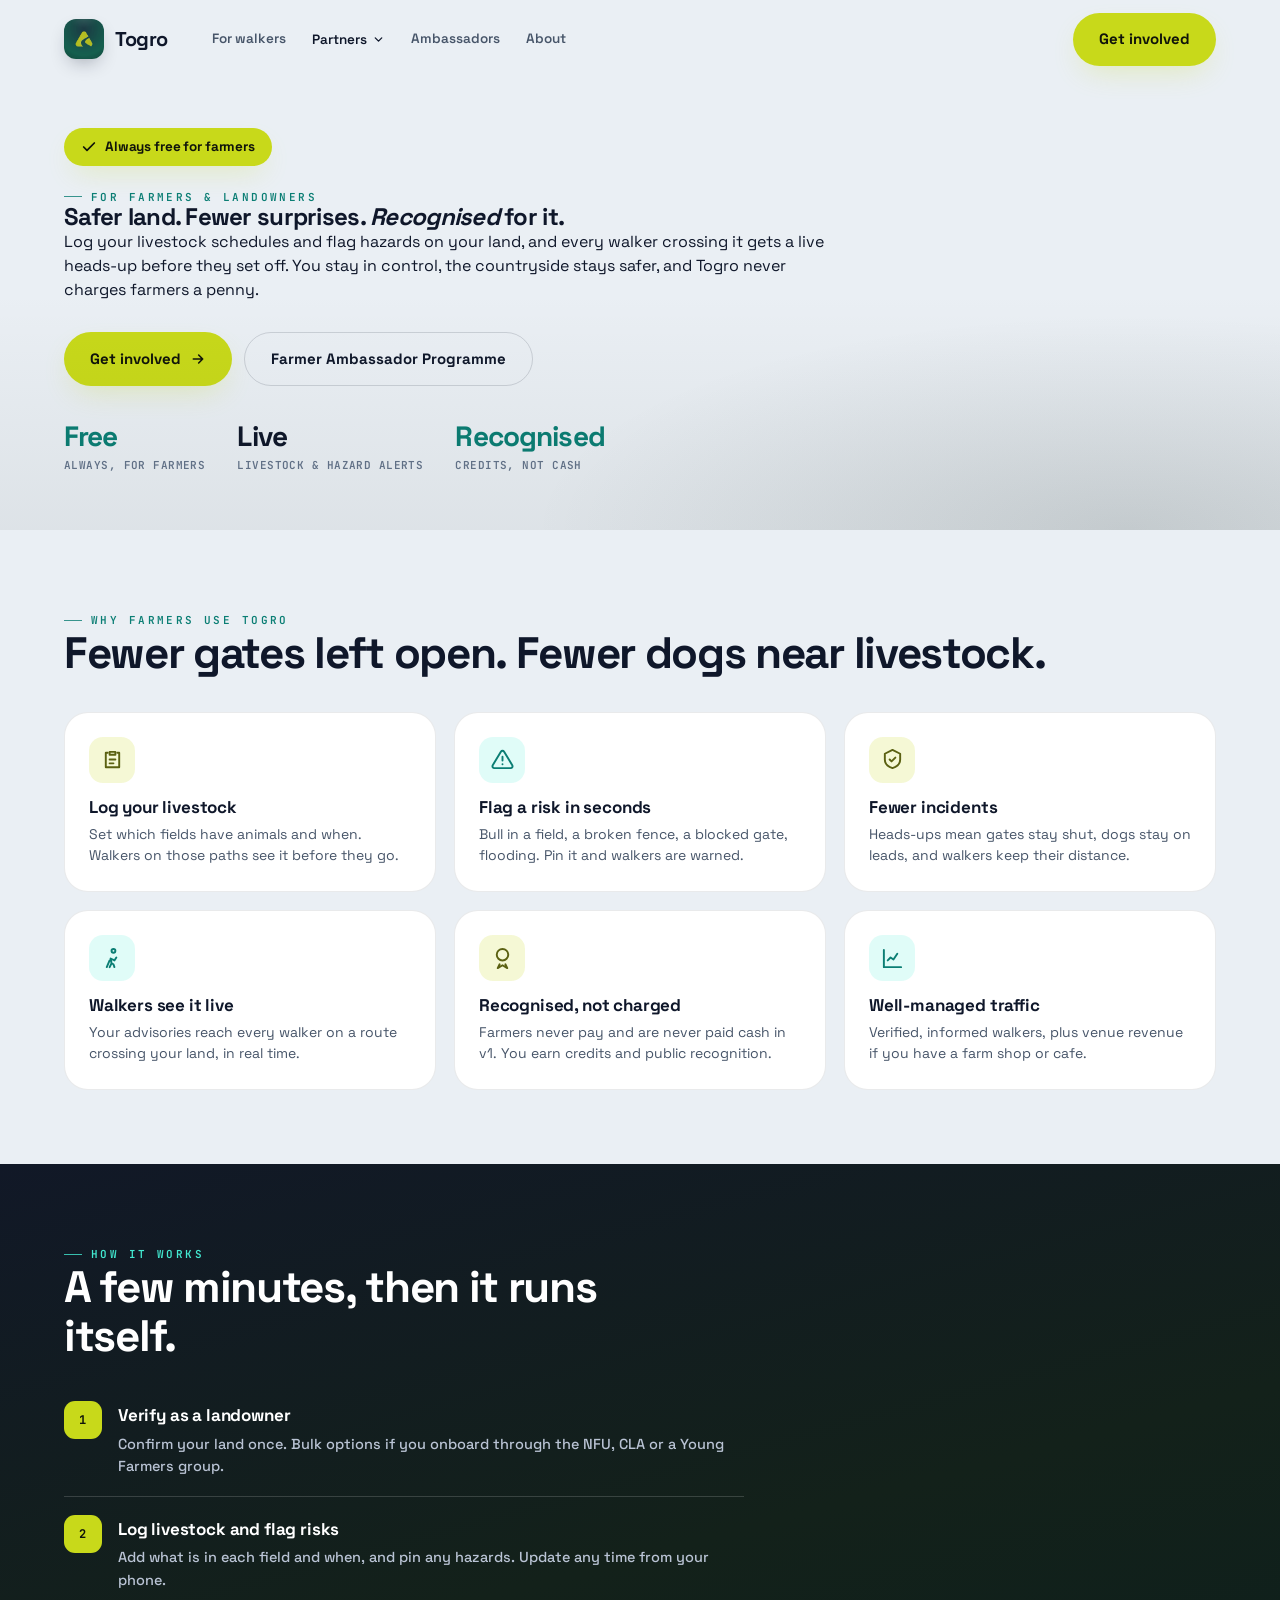
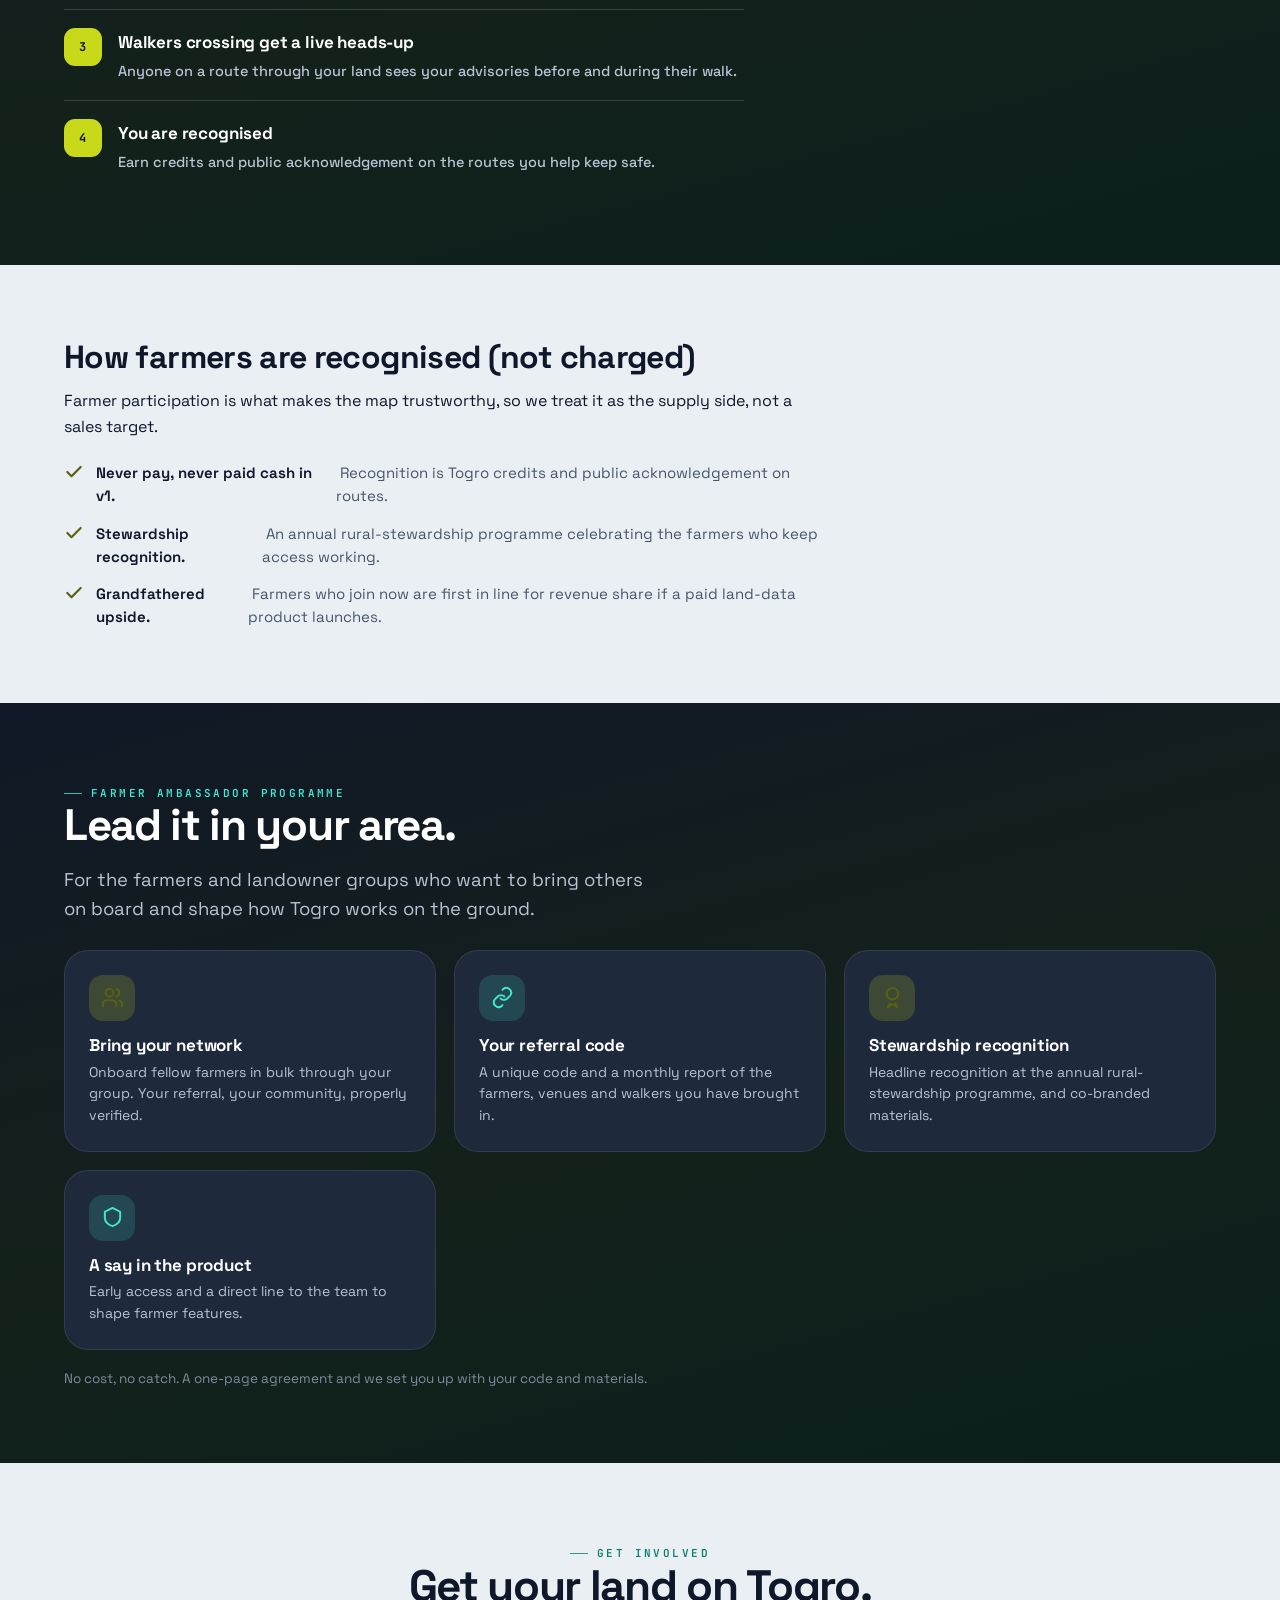
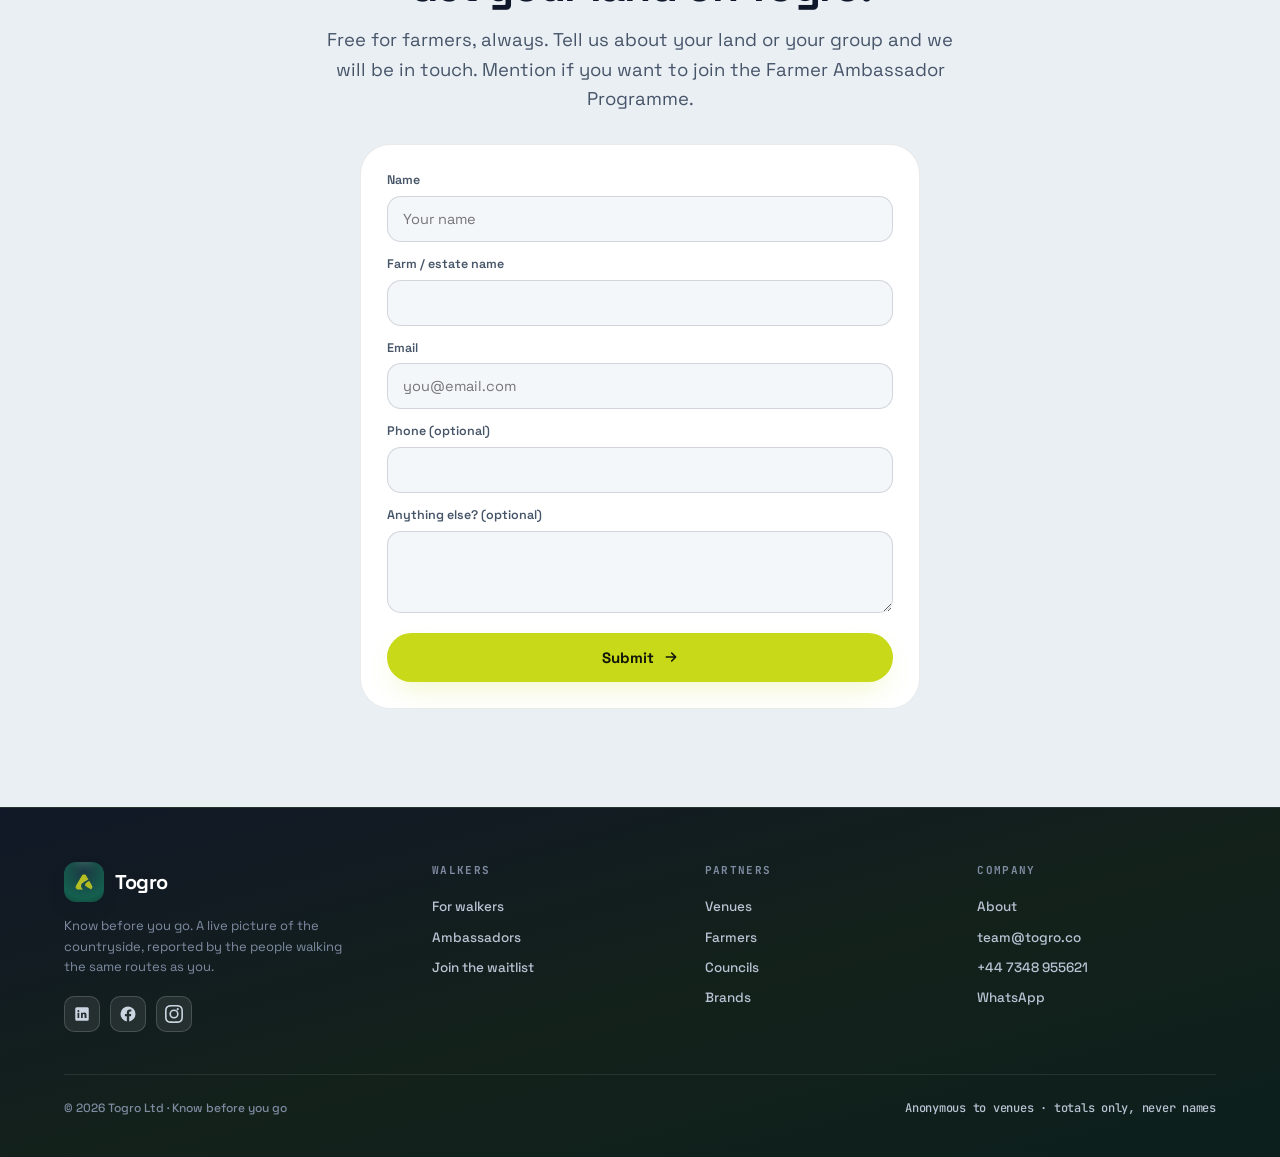
<file: farmers.html>
<!DOCTYPE html><html lang="en"><head><meta charset="UTF-8"><meta name="viewport" content="width=device-width, initial-scale=1"><title>Togro for farmers and landowners - safer land, recognised for it</title><meta name="description" content="Log your livestock and flag hazards on your land so walkers know before they set off. Togro never charges farmers. Plus the Farmer Ambassador Programme."><link rel="icon" type="image/png" href="images/logo-badge.png"><link rel="preconnect" href="https://fonts.googleapis.com"><link rel="preconnect" href="https://fonts.gstatic.com" crossorigin><link href="https://fonts.googleapis.com/css2?family=Space+Grotesk:wght@400;500;600;700&family=JetBrains+Mono:wght@500;600;700&display=swap" rel="stylesheet"><link rel="stylesheet" href="styles.css"></head>
<span id="top"></span><header class="nav" id="nav"><div class="nav-inner"><a href="/" class="brand"><span class="mk"><img src="images/logo-badge.png" alt="Togro"></span> Togro</a><nav class="nav-links"><a href="/">For walkers</a><div class="nav-drop"><button type="button" class="nav-droptrig active">Partners <svg width="13" height="13" viewBox="0 0 24 24" fill="none" stroke="currentColor" stroke-width="2.4" stroke-linecap="round" stroke-linejoin="round"><path d="M6 9l6 6 6-6"/></svg></button><div class="nav-menu"><a href="business">Venues</a><a href="farmers" class="active">Farmers</a><a href="councils">Councils</a><a href="brands">Brands</a></div></div><a href="ambassadors">Ambassadors</a><a href="about">About</a></nav><div class="nav-actions"><a href="#signup" class="btn btn-lime btn-lg">Get involved</a><button class="burger" id="burger" aria-label="Menu"><svg width="22" height="22" viewBox="0 0 24 24" fill="none" stroke="currentColor" stroke-width="2.2" stroke-linecap="round"><path d="M4 7h16M4 12h16M4 17h16"/></svg></button></div></div></header><nav class="mobile-menu glass" id="mobileMenu"><a href="/">For walkers</a><a href="business">Venues</a><a href="farmers" style="color:var(--text-1)">Farmers</a><a href="councils">Councils</a><a href="brands">Brands</a><a href="ambassadors">Ambassadors</a><a href="about">About</a><a href="#signup" class="btn btn-lime btn-md">Get involved</a></nav>
<section class="hero"><div class="wrap"><div style="max-width:760px">
<div class="free-pill"><svg viewBox="0 0 24 24" fill="none" stroke="currentColor" stroke-width="2.6" stroke-linecap="round" stroke-linejoin="round"><path d="M20 6 9 17l-5-5"/></svg> Always free for farmers</div>
<span class="eyebrow">For farmers &amp; landowners</span>
<h1>Safer land. Fewer surprises. <em>Recognised</em> for it.</h1>
<p class="lede">Log your livestock schedules and flag hazards on your land, and every walker crossing it gets a live heads-up before they set off. You stay in control, the countryside stays safer, and Togro never charges farmers a penny.</p>
<div class="hero-cta"><a href="#signup" class="btn btn-lime btn-lg">Get involved <svg width="16" height="16" viewBox="0 0 24 24" fill="none" stroke="currentColor" stroke-width="2.4" stroke-linecap="round" stroke-linejoin="round"><path d="M5 12h14M13 6l6 6-6 6"/></svg></a><a href="#ambassador" class="btn btn-ghost btn-lg">Farmer Ambassador Programme</a></div>
<div class="hero-meta"><div class="m"><b class="teal">Free</b><span>always, for farmers</span></div><div class="m"><b>Live</b><span>livestock &amp; hazard alerts</span></div><div class="m"><b class="teal">Recognised</b><span>credits, not cash</span></div></div>
</div></div></section>
<section class="biz-sec"><div class="wrap"><span class="eyebrow">Why farmers use Togro</span><h2 class="biz-h">Fewer gates left open. Fewer dogs near livestock.</h2>
<div class="grid3">
<div class="bcard"><div class="bi lime"><svg viewBox="0 0 24 24" fill="none" stroke="currentColor" stroke-width="2" stroke-linecap="round" stroke-linejoin="round"><path d="M9 4h6v3H9z"/><path d="M7 5H5v15h14V5h-2"/><path d="M9 12h6M9 16h4"/></svg></div><h3>Log your livestock</h3><p>Set which fields have animals and when. Walkers on those paths see it before they go.</p></div>
<div class="bcard"><div class="bi teal"><svg viewBox="0 0 24 24" fill="none" stroke="currentColor" stroke-width="2" stroke-linecap="round" stroke-linejoin="round"><path d="M10.3 3.8 1.8 18a2 2 0 0 0 1.7 3h17a2 2 0 0 0 1.7-3L13.7 3.8a2 2 0 0 0-3.4 0Z"/><path d="M12 9v4M12 17h.01"/></svg></div><h3>Flag a risk in seconds</h3><p>Bull in a field, a broken fence, a blocked gate, flooding. Pin it and walkers are warned.</p></div>
<div class="bcard"><div class="bi lime"><svg viewBox="0 0 24 24" fill="none" stroke="currentColor" stroke-width="2" stroke-linecap="round" stroke-linejoin="round"><path d="M12 2 4 6v6c0 5 3.4 7.6 8 9 4.6-1.4 8-4 8-9V6Z"/><path d="m9 12 2 2 4-4"/></svg></div><h3>Fewer incidents</h3><p>Heads-ups mean gates stay shut, dogs stay on leads, and walkers keep their distance.</p></div>
<div class="bcard"><div class="bi teal"><svg viewBox="0 0 24 24" fill="none" stroke="currentColor" stroke-width="2" stroke-linecap="round" stroke-linejoin="round"><circle cx="13" cy="4" r="2"/><path d="m9 21 2-4 2 1 1 3M11 17l-1-5 4 2 2-3M6 21l3-7"/></svg></div><h3>Walkers see it live</h3><p>Your advisories reach every walker on a route crossing your land, in real time.</p></div>
<div class="bcard"><div class="bi lime"><svg viewBox="0 0 24 24" fill="none" stroke="currentColor" stroke-width="2" stroke-linecap="round" stroke-linejoin="round"><circle cx="12" cy="8" r="6"/><path d="M9 18l-2 4 5-3 5 3-2-4"/></svg></div><h3>Recognised, not charged</h3><p>Farmers never pay and are never paid cash in v1. You earn credits and public recognition.</p></div>
<div class="bcard"><div class="bi teal"><svg viewBox="0 0 24 24" fill="none" stroke="currentColor" stroke-width="2" stroke-linecap="round" stroke-linejoin="round"><path d="M3 3v18h18"/><path d="M7 14l3-3 3 2 4-6"/></svg></div><h3>Well-managed traffic</h3><p>Verified, informed walkers, plus venue revenue if you have a farm shop or cafe.</p></div>
</div></div></section>
<section class="biz-sec invert" id="how"><div class="wrap"><div style="max-width:560px"><span class="eyebrow">How it works</span><h2 class="biz-h">A few minutes, then it runs itself.</h2></div>
<div style="max-width:680px;margin-top:22px">
<div class="step"><span class="sn">1</span><div><h4>Verify as a landowner</h4><p>Confirm your land once. Bulk options if you onboard through the NFU, CLA or a Young Farmers group.</p></div></div>
<div class="step"><span class="sn">2</span><div><h4>Log livestock and flag risks</h4><p>Add what is in each field and when, and pin any hazards. Update any time from your phone.</p></div></div>
<div class="step"><span class="sn">3</span><div><h4>Walkers crossing get a live heads-up</h4><p>Anyone on a route through your land sees your advisories before and during their walk.</p></div></div>
<div class="step"><span class="sn">4</span><div><h4>You are recognised</h4><p>Earn credits and public acknowledgement on the routes you help keep safe.</p></div></div>
</div></div></section>
<section class="biz-sec"><div class="wrap"><div class="why"><h2>How farmers are recognised (not charged)</h2>
<p class="lead" style="color:var(--ink,#0F172A)">Farmer participation is what makes the map trustworthy, so we treat it as the supply side, not a sales target.</p>
<ul>
<li><svg viewBox="0 0 24 24" fill="none" stroke="currentColor" stroke-width="2.6" stroke-linecap="round" stroke-linejoin="round"><path d="M20 6 9 17l-5-5"/></svg> <b>Never pay, never paid cash in v1.</b>&nbsp;Recognition is Togro credits and public acknowledgement on routes.</li>
<li><svg viewBox="0 0 24 24" fill="none" stroke="currentColor" stroke-width="2.6" stroke-linecap="round" stroke-linejoin="round"><path d="M20 6 9 17l-5-5"/></svg> <b>Stewardship recognition.</b>&nbsp;An annual rural-stewardship programme celebrating the farmers who keep access working.</li>
<li><svg viewBox="0 0 24 24" fill="none" stroke="currentColor" stroke-width="2.6" stroke-linecap="round" stroke-linejoin="round"><path d="M20 6 9 17l-5-5"/></svg> <b>Grandfathered upside.</b>&nbsp;Farmers who join now are first in line for revenue share if a paid land-data product launches.</li>
</ul></div></div></section>
<section class="biz-sec invert" id="ambassador"><div class="wrap"><div style="max-width:600px"><span class="eyebrow">Farmer Ambassador Programme</span><h2 class="biz-h">Lead it in your area.</h2>
<p class="biz-lede">For the farmers and landowner groups who want to bring others on board and shape how Togro works on the ground.</p></div>
<div class="grid3" style="margin-top:26px">
<div class="bcard"><div class="bi lime"><svg viewBox="0 0 24 24" fill="none" stroke="currentColor" stroke-width="2" stroke-linecap="round" stroke-linejoin="round"><path d="M16 21v-2a4 4 0 0 0-4-4H6a4 4 0 0 0-4 4v2M9 11a4 4 0 1 0 0-8 4 4 0 0 0 0 8ZM22 21v-2a4 4 0 0 0-3-3.9M16 3.1a4 4 0 0 1 0 7.8"/></svg></div><h3>Bring your network</h3><p>Onboard fellow farmers in bulk through your group. Your referral, your community, properly verified.</p></div>
<div class="bcard"><div class="bi teal"><svg viewBox="0 0 24 24" fill="none" stroke="currentColor" stroke-width="2" stroke-linecap="round" stroke-linejoin="round"><path d="M10 13a5 5 0 0 0 7 0l3-3a5 5 0 0 0-7-7l-1 1M14 11a5 5 0 0 0-7 0l-3 3a5 5 0 0 0 7 7l1-1"/></svg></div><h3>Your referral code</h3><p>A unique code and a monthly report of the farmers, venues and walkers you have brought in.</p></div>
<div class="bcard"><div class="bi lime"><svg viewBox="0 0 24 24" fill="none" stroke="currentColor" stroke-width="2" stroke-linecap="round" stroke-linejoin="round"><circle cx="12" cy="8" r="6"/><path d="M9 18l-2 4 5-3 5 3-2-4"/></svg></div><h3>Stewardship recognition</h3><p>Headline recognition at the annual rural-stewardship programme, and co-branded materials.</p></div>
<div class="bcard"><div class="bi teal"><svg viewBox="0 0 24 24" fill="none" stroke="currentColor" stroke-width="2" stroke-linecap="round" stroke-linejoin="round"><path d="M12 2 4 6v6c0 5 3.4 7.6 8 9 4.6-1.4 8-4 8-9V6Z"/></svg></div><h3>A say in the product</h3><p>Early access and a direct line to the team to shape farmer features.</p></div>
</div>
<p class="biz-lede" style="margin-top:18px;color:var(--text-3);font-size:13.5px">No cost, no catch. A one-page agreement and we set you up with your code and materials.</p>
</div></section>
<section class="biz-sec" id="signup"><div class="wrap" style="text-align:center"><span class="eyebrow">Get involved</span><h2 class="biz-h">Get your land on Togro.</h2><p class="biz-lede" style="margin:0 auto">Free for farmers, always. Tell us about your land or your group and we will be in touch. Mention if you want to join the Farmer Ambassador Programme.</p><form class="bform" id="bizForm" style="text-align:left"><label>Name</label><input id="bc" placeholder="Your name" required><label>Farm / estate name</label><input id="bn" placeholder=""><label>Email</label><input id="be" type="email" placeholder="you@email.com" required><label>Phone (optional)</label><input id="bp"><label>Anything else? (optional)</label><textarea id="bnotes" rows="3"></textarea><input type="hidden" id="bt" value="Farmer / landowner"><button type="submit" class="btn btn-lime btn-lg" style="width:100%">Submit <svg width="16" height="16" viewBox="0 0 24 24" fill="none" stroke="currentColor" stroke-width="2.4" stroke-linecap="round" stroke-linejoin="round"><path d="M5 12h14M13 6l6 6-6 6"/></svg></button><div class="ok" id="bok" style="margin-top:14px">Thanks. We have your details and will be in touch shortly.</div></form></div></section>
<footer class="invert"><div class="wrap"><div class="foot-grid"><div class="foot-brand"><div class="brand"><span class="mk"><img src="images/logo-badge.png" alt="Togro logo"></span>Togro</div><p>Know before you go. A live picture of the countryside, reported by the people walking the same routes as you.</p><div class="foot-social"><a href="https://www.linkedin.com/company/togro-co" target="_blank" rel="noopener" aria-label="Togro on LinkedIn"><svg width="18" height="18" viewBox="0 0 24 24" aria-hidden="true"><path d="M19 3a2 2 0 0 1 2 2v14a2 2 0 0 1-2 2H5a2 2 0 0 1-2-2V5a2 2 0 0 1 2-2zM8.34 17.34V10.4H6.03v6.94zM7.18 9.4a1.34 1.34 0 1 0 0-2.68 1.34 1.34 0 0 0 0 2.68zM18 17.34v-3.8c0-2.03-.43-3.6-2.8-3.6-1.14 0-1.9.62-2.22 1.21h-.03V10.4H10.7v6.94h2.3v-3.44c0-.9.18-1.78 1.3-1.78 1.12 0 1.13 1.04 1.13 1.84v3.38z"/></svg></a><a href="https://www.facebook.com/people/Togro/61589989319476/" target="_blank" rel="noopener" aria-label="Togro on Facebook"><svg width="18" height="18" viewBox="0 0 24 24" aria-hidden="true"><path d="M22 12a10 10 0 1 0-11.56 9.88v-6.99H7.9V12h2.54V9.8c0-2.5 1.49-3.89 3.78-3.89 1.09 0 2.24.2 2.24.2v2.46h-1.26c-1.24 0-1.63.77-1.63 1.56V12h2.78l-.44 2.89h-2.34v6.99A10 10 0 0 0 22 12z"/></svg></a><a href="https://www.instagram.com/togro.co/" target="_blank" rel="noopener" aria-label="Togro on Instagram"><svg width="18" height="18" viewBox="0 0 24 24" aria-hidden="true"><path d="M12 2.16c3.2 0 3.58.01 4.85.07 1.17.05 1.8.25 2.23.41.56.22.96.48 1.38.9.42.42.68.82.9 1.38.16.42.36 1.06.41 2.23.06 1.27.07 1.65.07 4.85s-.01 3.58-.07 4.85c-.05 1.17-.25 1.8-.41 2.23-.22.56-.48.96-.9 1.38-.42.42-.82.68-1.38.9-.42.16-1.06.36-2.23.41-1.27.06-1.65.07-4.85.07s-3.58-.01-4.85-.07c-1.17-.05-1.8-.25-2.23-.41a3.7 3.7 0 0 1-1.38-.9 3.7 3.7 0 0 1-.9-1.38c-.16-.42-.36-1.06-.41-2.23C2.17 15.58 2.16 15.2 2.16 12s.01-3.58.07-4.85c.05-1.17.25-1.8.41-2.23.22-.56.48-.96.9-1.38.42-.42.82-.68 1.38-.9.42-.16 1.06-.36 2.23-.41C8.42 2.17 8.8 2.16 12 2.16zM12 0C8.74 0 8.33.01 7.05.07 5.78.13 4.9.33 4.14.63a5.8 5.8 0 0 0-2.1 1.37A5.8 5.8 0 0 0 .63 4.14C.33 4.9.13 5.78.07 7.05.01 8.33 0 8.74 0 12s.01 3.67.07 4.95c.06 1.27.26 2.15.56 2.91a5.8 5.8 0 0 0 1.37 2.1 5.8 5.8 0 0 0 2.1 1.37c.76.3 1.64.5 2.91.56C8.33 23.99 8.74 24 12 24s3.67-.01 4.95-.07c1.27-.06 2.15-.26 2.91-.56a5.8 5.8 0 0 0 2.1-1.37 5.8 5.8 0 0 0 1.37-2.1c.3-.76.5-1.64.56-2.91.06-1.28.07-1.69.07-4.95s-.01-3.67-.07-4.95c-.06-1.27-.26-2.15-.56-2.91a5.8 5.8 0 0 0-1.37-2.1A5.8 5.8 0 0 0 19.86.63c-.76-.3-1.64-.5-2.91-.56C15.67.01 15.26 0 12 0zm0 5.84A6.16 6.16 0 1 0 18.16 12 6.16 6.16 0 0 0 12 5.84zm0 10.16A4 4 0 1 1 16 12a4 4 0 0 1-4 4zm6.4-10.4a1.44 1.44 0 1 1-1.44-1.44 1.44 1.44 0 0 1 1.44 1.44z"/></svg></a></div></div><div class="foot-col"><h5>Walkers</h5><a href="/">For walkers</a><a href="ambassadors">Ambassadors</a><a href="/#cta" class="wl-cta">Join the waitlist</a></div><div class="foot-col"><h5>Partners</h5><a href="business">Venues</a><a href="farmers">Farmers</a><a href="councils">Councils</a><a href="brands">Brands</a></div><div class="foot-col"><h5>Company</h5><a href="about">About</a><a href="mailto:team@togro.co">team@togro.co</a><a href="tel:+447348955621">+44 7348 955621</a><a href="https://wa.me/447348955621">WhatsApp</a></div></div><div class="foot-bottom"><span>&copy; 2026 Togro Ltd &middot; Know before you go</span><span class="mono">Anonymous to venues &middot; totals only, never names</span></div></div></footer>
<script>var WAITLIST_ENDPOINT='https://script.google.com/macros/s/AKfycbxsXy_34qnFB7d5SxJI4QOV-xluO4C6ZUSyKCHbIU2tC8IiAO9HxOiUSoHjziWhBP4/exec';document.getElementById("burger").onclick=function(){document.getElementById("mobileMenu").classList.toggle("open");};document.querySelectorAll('a[href^="#"]').forEach(function(a){a.onclick=function(e){var id=a.getAttribute("href");if(id.length>1){var el=document.querySelector(id);if(el){e.preventDefault();el.scrollIntoView({behavior:"smooth"});document.getElementById("mobileMenu").classList.remove("open");}}};});var f=document.getElementById("bizForm");f.addEventListener("submit",function(e){e.preventDefault();var em=document.getElementById("be");if(!em.value||em.value.indexOf("@")<1){em.focus();return;}if(WAITLIST_ENDPOINT.indexOf("http")===0){var b=new URLSearchParams({form:"partner",type:document.getElementById("bt").value,name:document.getElementById("bc").value.trim(),organisation:(document.getElementById("bn").value||"").trim(),email:em.value.trim(),phone:(document.getElementById("bp").value||"").trim(),notes:(document.getElementById("bnotes").value||"").trim(),source:'Farmer page'});fetch(WAITLIST_ENDPOINT,{method:"POST",mode:"no-cors",body:b}).catch(function(){});}f.querySelectorAll("input,select,textarea,button").forEach(function(x){x.style.display="none";});document.getElementById("bok").style.display="block";});</script><script>document.querySelectorAll(".nav-droptrig").forEach(function(b){b.addEventListener("click",function(e){e.stopPropagation();b.closest(".nav-drop").classList.toggle("open");});});document.addEventListener("click",function(){document.querySelectorAll(".nav-drop.open").forEach(function(d){d.classList.remove("open");});});</script></body></html>
</file>
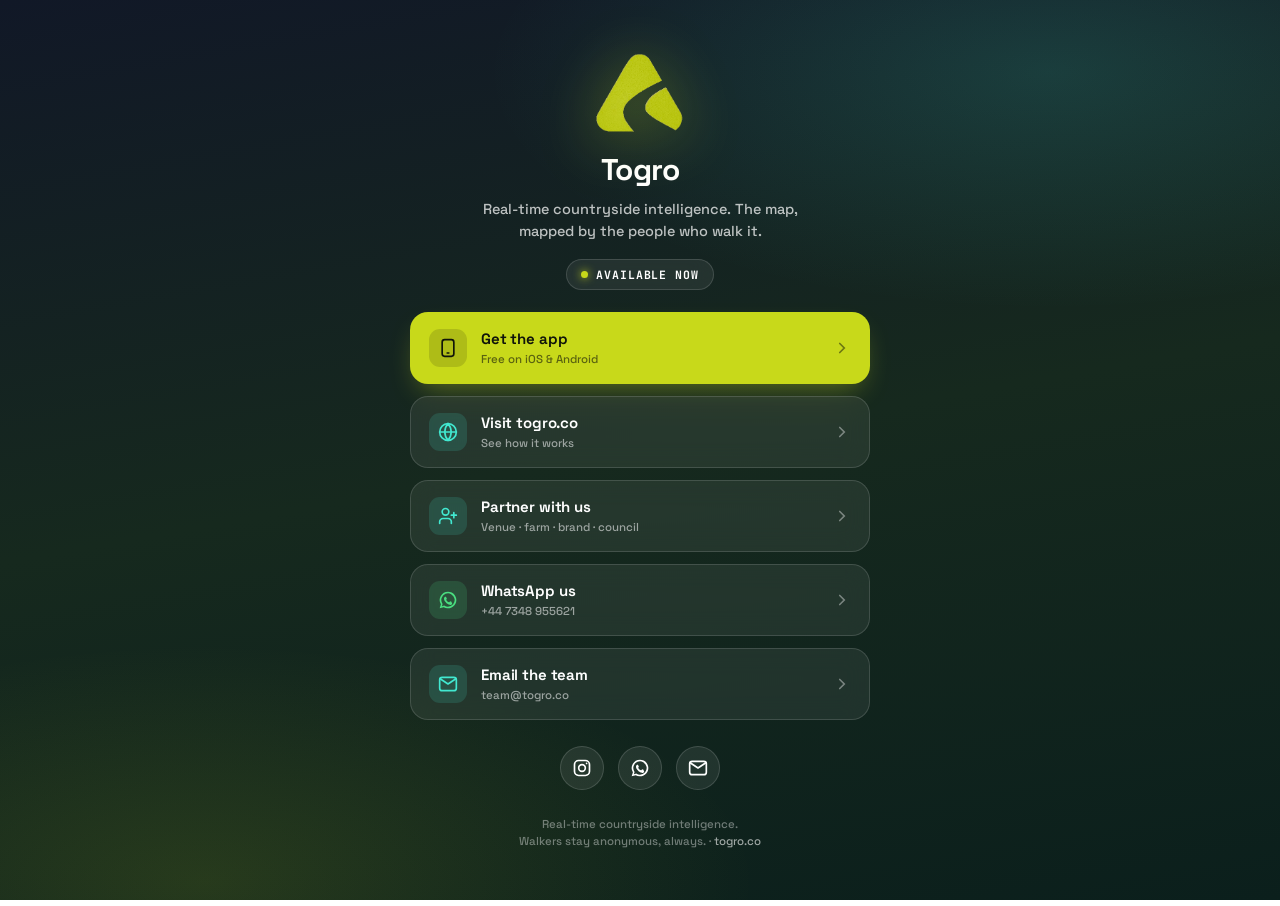
<file: links.html>
<!DOCTYPE html>
<html lang="en">
<head>
<meta charset="UTF-8">
<meta name="viewport" content="width=device-width, initial-scale=1">
<title>Togro · links</title>
<meta name="description" content="Togro: real-time countryside intelligence. Join the waitlist and read the land like a local.">
<link rel="icon" type="image/png" href="images/logo-badge.png">
<meta name="theme-color" content="#0c1f1c">
<meta property="og:title" content="Togro · Real-time countryside intelligence">
<meta property="og:description" content="Join the waitlist. Launching 22 June.">
<meta property="og:image" content="https://cdn.jsdelivr.net/gh/teamtogro/togro-site-v3@main/images/logo-badge.png">
<link rel="preconnect" href="https://fonts.googleapis.com">
<link rel="preconnect" href="https://fonts.gstatic.com" crossorigin>
<link href="https://fonts.googleapis.com/css2?family=Space+Grotesk:wght@400;500;600;700&family=JetBrains+Mono:wght@600;700&display=swap" rel="stylesheet">
<style>
:root{
  --lime:#C8D91A; --lime-hi:#D8EA32; --teal:#42E8D0; --ink-on-lime:#10140A; --succ:#4ADE80;
  --line:rgba(255,255,255,.14); --r-pill:999px; --ease:cubic-bezier(.32,.72,.24,1);
}
*{margin:0;padding:0;box-sizing:border-box}
html{-webkit-font-smoothing:antialiased}
body{font-family:'Space Grotesk',-apple-system,BlinkMacSystemFont,sans-serif;color:#fff;min-height:100dvh;
  /* forest-green dusk palette, matching the app login + website */
  background:
    radial-gradient(80% 48% at 82% 8%,rgba(66,232,208,.15),transparent 55%),
    radial-gradient(72% 44% at 16% 98%,rgba(200,217,26,.13),transparent 60%),
    linear-gradient(170deg,#111827 0%,#16291e 50%,#0b1f1c 100%);
  background-attachment:fixed;
  display:flex;justify-content:center;padding:44px 20px 56px}
.mono{font-family:'JetBrains Mono',monospace;letter-spacing:-.01em}
a{color:inherit;text-decoration:none}
svg{display:block}

.hub{width:100%;max-width:460px;display:flex;flex-direction:column;align-items:center}

/* header */
.logo{width:92px;height:92px;display:grid;place-items:center;margin-bottom:6px}
.logo img{width:100%;height:100%;object-fit:contain;filter:drop-shadow(0 8px 30px rgba(200,217,26,.42))}
.name{font-size:30px;font-weight:700;letter-spacing:-.02em;margin-top:8px}
.bio{font-size:14.5px;color:rgba(255,255,255,.72);font-weight:500;text-align:center;line-height:1.5;margin-top:10px;max-width:340px}
.count{display:inline-flex;align-items:center;gap:8px;margin-top:16px;padding:7px 14px;border-radius:var(--r-pill);
  font-family:'JetBrains Mono',monospace;font-size:11.5px;font-weight:700;letter-spacing:.08em;text-transform:uppercase;
  color:#fff;background:rgba(255,255,255,.07);border:1px solid var(--line);-webkit-backdrop-filter:blur(10px);backdrop-filter:blur(10px)}
.count .dot{width:7px;height:7px;border-radius:50%;background:var(--lime);box-shadow:0 0 9px var(--lime);animation:blip 1.7s infinite}
.count b{color:var(--lime)}
@keyframes blip{0%,100%{opacity:1}50%{opacity:.3}}

/* waitlist form */
.wl{width:100%;margin-top:26px;display:flex;flex-direction:column;gap:10px}
.wl-lbl{font-size:12.5px;font-weight:600;color:rgba(255,255,255,.78);text-align:center;margin-bottom:2px}
.wl input{width:100%;padding:15px 18px;border-radius:16px;font-family:inherit;font-size:15px;font-weight:500;color:#fff;
  background:rgba(255,255,255,.08);border:1px solid var(--line);-webkit-backdrop-filter:blur(10px);backdrop-filter:blur(10px);transition:border-color .2s,box-shadow .2s}
.wl input::placeholder{color:rgba(255,255,255,.5)}
.wl input:focus{outline:none;border-color:var(--lime);box-shadow:0 0 0 3px rgba(200,217,26,.25)}
.wl .go{width:100%;padding:16px;border-radius:16px;border:none;cursor:pointer;font-family:inherit;font-size:15.5px;font-weight:700;
  background:var(--lime);color:var(--ink-on-lime);box-shadow:0 12px 28px -10px rgba(200,217,26,.5);transition:transform .15s var(--ease),background .2s}
.wl .go:active{transform:scale(.98)}.wl .go:hover{background:var(--lime-hi)}
.wl-select{width:100%;padding:15px 44px 15px 18px;border-radius:16px;font-family:inherit;font-size:15px;font-weight:500;color:#fff;cursor:pointer;
  background-color:rgba(255,255,255,.08);border:1px solid var(--line);-webkit-backdrop-filter:blur(10px);backdrop-filter:blur(10px);
  appearance:none;-webkit-appearance:none;transition:border-color .2s,box-shadow .2s;
  background-image:url("data:image/svg+xml,%3Csvg xmlns='http://www.w3.org/2000/svg' width='16' height='16' fill='none' stroke='%23ffffff' stroke-opacity='.65' stroke-width='2.4' stroke-linecap='round' stroke-linejoin='round'%3E%3Cpath d='M4 6l4 4 4-4'/%3E%3C/svg%3E");
  background-repeat:no-repeat;background-position:right 16px center}
.wl-select:focus{outline:none;border-color:var(--lime);box-shadow:0 0 0 3px rgba(200,217,26,.25)}
.wl-select option{color:#111827;background:#fff}
.wl-ok{display:none;align-items:center;gap:11px;width:100%;margin-top:4px;padding:16px 18px;border-radius:16px;font-size:14.5px;font-weight:600;line-height:1.45;
  background:rgba(74,222,128,.12);border:1px solid rgba(74,222,128,.4)}
.wl-ok.on{display:flex}
.wl-ok .ic{width:26px;height:26px;border-radius:50%;flex:none;display:grid;place-items:center;background:var(--succ);color:#06210f}

/* links */
.links{width:100%;margin-top:22px;display:flex;flex-direction:column;gap:12px}
.link{display:flex;align-items:center;gap:14px;width:100%;padding:16px 18px;border-radius:18px;font-size:15px;font-weight:600;
  background:rgba(255,255,255,.07);border:1px solid var(--line);-webkit-backdrop-filter:blur(12px);backdrop-filter:blur(12px);
  transition:transform .15s var(--ease),background .2s,border-color .2s}
.link:hover{transform:translateY(-2px);background:rgba(255,255,255,.11);border-color:rgba(255,255,255,.24)}
.link:active{transform:scale(.99)}
.link .li{width:38px;height:38px;border-radius:11px;flex:none;display:grid;place-items:center;background:rgba(66,232,208,.15);color:var(--teal)}
.link .lt{flex:1}.link .lt b{display:block;font-size:15px;font-weight:650;letter-spacing:-.01em}
.link .lt span{font-size:11.5px;color:rgba(255,255,255,.55);font-weight:500}
.link .chev{color:rgba(255,255,255,.4)}
.link.primary{background:var(--lime);border-color:transparent;color:var(--ink-on-lime);box-shadow:0 12px 28px -10px rgba(200,217,26,.45)}
.link.primary .li{background:rgba(16,20,10,.14);color:var(--ink-on-lime)}
.link.primary .lt span{color:rgba(16,20,10,.6)}
.link.primary .chev{color:rgba(16,20,10,.5)}
.link.wa .li{background:rgba(74,222,128,.16);color:var(--succ)}

/* socials + footer */
.socials{display:flex;gap:14px;margin-top:26px}
.socials a{width:44px;height:44px;border-radius:50%;display:grid;place-items:center;color:#fff;
  background:rgba(255,255,255,.08);border:1px solid var(--line);transition:transform .15s var(--ease),background .2s}
.socials a:hover{transform:translateY(-2px);background:rgba(255,255,255,.14)}
.foot{margin-top:26px;font-size:11.5px;color:rgba(255,255,255,.4);text-align:center;line-height:1.5;font-weight:500}
.foot a{color:rgba(255,255,255,.6)}
</style>
</head>
<body>
<div class="hub">
  <div class="logo"><img src="images/logo.png" alt="Togro"></div>
  <div class="name">Togro</div>
  <p class="bio">Real-time countryside intelligence. The map, mapped by the people who walk it.</p>
  <div class="count"><span class="dot"></span><span>Launching in <b id="cd">8</b> days · 22 June</span></div>

  <!-- waitlist sign-up -->
  <form class="wl" id="wlForm" novalidate>
    <div class="wl-lbl">Join the waitlist and we'll email your download link on launch day.</div>
    <input type="text" id="wlName" placeholder="Your name" autocomplete="given-name" aria-label="Your name">
    <input type="email" id="wlEmail" placeholder="you@email.com" required autocomplete="email" aria-label="Email address">
    <select class="wl-select" id="wlType" aria-label="I'm a">
      <option value="Walker">I'm a walker</option>
      <option value="Venue / business">I run a venue or business</option>
      <option value="Farmer / landowner">I'm a farmer or landowner</option>
      <option value="Council / tourism">I'm a council or tourism body</option>
    </select>
    <button type="submit" class="go" id="wlGo">Join the waitlist</button>
  </form>
  <div class="wl-ok" id="wlOk"><span class="ic"><svg width="14" height="14" viewBox="0 0 24 24" fill="none" stroke="currentColor" stroke-width="3" stroke-linecap="round" stroke-linejoin="round"><path d="M20 6 9 17l-5-5"/></svg></span>You're on the list. We'll email you on launch day, 22 June.</div>

  <!-- links -->
  <div class="links">
    <a class="link" id="appLink" href="#">
      <span class="li"><svg width="20" height="20" viewBox="0 0 24 24" fill="none" stroke="currentColor" stroke-width="2" stroke-linecap="round" stroke-linejoin="round"><rect x="5" y="2" width="14" height="20" rx="3"/><path d="M11 18h2"/></svg></span>
      <span class="lt"><b id="appTitle">Get the app</b><span id="appSub">Launching 22 June · join the list above</span></span>
      <span class="chev"><svg width="18" height="18" viewBox="0 0 24 24" fill="none" stroke="currentColor" stroke-width="2.2" stroke-linecap="round"><path d="M9 6l6 6-6 6"/></svg></span>
    </a>
    <a class="link" href="https://togro.co">
      <span class="li"><svg width="20" height="20" viewBox="0 0 24 24" fill="none" stroke="currentColor" stroke-width="2" stroke-linecap="round" stroke-linejoin="round"><circle cx="12" cy="12" r="10"/><path d="M2 12h20M12 2a15 15 0 0 1 0 20M12 2a15 15 0 0 0 0 20"/></svg></span>
      <span class="lt"><b>Visit togro.co</b><span>See how it works</span></span>
      <span class="chev"><svg width="18" height="18" viewBox="0 0 24 24" fill="none" stroke="currentColor" stroke-width="2.2" stroke-linecap="round"><path d="M9 6l6 6-6 6"/></svg></span>
    </a>
    <a class="link" href="https://togro.co/#partner-signup">
      <span class="li"><svg width="20" height="20" viewBox="0 0 24 24" fill="none" stroke="currentColor" stroke-width="2" stroke-linecap="round" stroke-linejoin="round"><path d="M16 21v-2a4 4 0 0 0-4-4H6a4 4 0 0 0-4 4v2"/><circle cx="9" cy="7" r="4"/><path d="M19 8v6M22 11h-6"/></svg></span>
      <span class="lt"><b>Partner with us</b><span>Venue · farm · brand · council</span></span>
      <span class="chev"><svg width="18" height="18" viewBox="0 0 24 24" fill="none" stroke="currentColor" stroke-width="2.2" stroke-linecap="round"><path d="M9 6l6 6-6 6"/></svg></span>
    </a>
    <a class="link wa" href="https://wa.me/447348955621">
      <span class="li"><svg width="20" height="20" viewBox="0 0 24 24" fill="currentColor"><path d="M12 2a10 10 0 0 0-8.5 15.2L2 22l4.9-1.4A10 10 0 1 0 12 2Zm0 18a8 8 0 0 1-4.1-1.1l-.3-.2-2.9.8.8-2.8-.2-.3A8 8 0 1 1 12 20Zm4.4-5.6c-.2-.1-1.4-.7-1.6-.8s-.4-.1-.5.1l-.7.9c-.1.2-.3.2-.5.1a6.5 6.5 0 0 1-3.2-2.8c-.2-.4.2-.4.6-1.2.1-.1 0-.3 0-.4l-.7-1.7c-.2-.5-.4-.4-.5-.4h-.5a1 1 0 0 0-.7.3 3 3 0 0 0-.9 2.2 5.2 5.2 0 0 0 1.1 2.7 11.8 11.8 0 0 0 4.5 4c1.9.7 1.9.5 2.3.5a2.5 2.5 0 0 0 1.7-1.2 2 2 0 0 0 .1-1.2c0-.1-.2-.2-.5-.3Z"/></svg></span>
      <span class="lt"><b>WhatsApp us</b><span>+44 7348 955621</span></span>
      <span class="chev"><svg width="18" height="18" viewBox="0 0 24 24" fill="none" stroke="currentColor" stroke-width="2.2" stroke-linecap="round"><path d="M9 6l6 6-6 6"/></svg></span>
    </a>
    <a class="link" href="mailto:team@togro.co">
      <span class="li"><svg width="20" height="20" viewBox="0 0 24 24" fill="none" stroke="currentColor" stroke-width="2" stroke-linecap="round" stroke-linejoin="round"><rect x="2" y="4" width="20" height="16" rx="3"/><path d="m3 6 9 6 9-6"/></svg></span>
      <span class="lt"><b>Email the team</b><span>team@togro.co</span></span>
      <span class="chev"><svg width="18" height="18" viewBox="0 0 24 24" fill="none" stroke="currentColor" stroke-width="2.2" stroke-linecap="round"><path d="M9 6l6 6-6 6"/></svg></span>
    </a>
  </div>

  <div class="socials">
    <a href="https://instagram.com/togro" aria-label="Instagram"><svg width="20" height="20" viewBox="0 0 24 24" fill="none" stroke="currentColor" stroke-width="2" stroke-linecap="round" stroke-linejoin="round"><rect x="3" y="3" width="18" height="18" rx="5"/><circle cx="12" cy="12" r="4"/><path d="M17.5 6.5h.01"/></svg></a>
    <a href="https://wa.me/447348955621" aria-label="WhatsApp"><svg width="20" height="20" viewBox="0 0 24 24" fill="currentColor"><path d="M12 2a10 10 0 0 0-8.5 15.2L2 22l4.9-1.4A10 10 0 1 0 12 2Zm0 18a8 8 0 0 1-4.1-1.1l-.3-.2-2.9.8.8-2.8-.2-.3A8 8 0 1 1 12 20Zm4.4-5.6c-.2-.1-1.4-.7-1.6-.8s-.4-.1-.5.1l-.7.9c-.1.2-.3.2-.5.1a6.5 6.5 0 0 1-3.2-2.8c-.2-.4.2-.4.6-1.2.1-.1 0-.3 0-.4l-.7-1.7c-.2-.5-.4-.4-.5-.4h-.5a1 1 0 0 0-.7.3 3 3 0 0 0-.9 2.2 5.2 5.2 0 0 0 1.1 2.7 11.8 11.8 0 0 0 4.5 4c1.9.7 1.9.5 2.3.5a2.5 2.5 0 0 0 1.7-1.2 2 2 0 0 0 .1-1.2c0-.1-.2-.2-.5-.3Z"/></svg></a>
    <a href="mailto:team@togro.co" aria-label="Email"><svg width="20" height="20" viewBox="0 0 24 24" fill="none" stroke="currentColor" stroke-width="2" stroke-linecap="round" stroke-linejoin="round"><rect x="2" y="4" width="20" height="16" rx="3"/><path d="m3 6 9 6 9-6"/></svg></a>
  </div>

  <div class="foot">Real-time countryside intelligence.<br>Walkers stay anonymous, always. · <a href="https://togro.co">togro.co</a></div>
</div>

<script>
(function(){
  // Apps Script waitlist endpoint (same as the website)
  var WAITLIST_ENDPOINT='https://script.google.com/macros/s/AKfycbxsXy_34qnFB7d5SxJI4QOV-xluO4C6ZUSyKCHbIU2tC8IiAO9HxOiUSoHjziWhBP4/exec';
  // countdown to 22 June 2026; flip to "Get the app" once live
  var launch=new Date(2026,5,22,0,0,0), now=new Date();
  var days=Math.ceil((launch.getTime()-now.getTime())/86400000), launched=days<=0;
  var cd=document.getElementById('cd');if(cd)cd.textContent=days;
  if(launched){
    var c=document.querySelector('.count');if(c)c.innerHTML='<span class="dot"></span>Available now';
    var f=document.getElementById('wlForm');if(f)f.style.display='none';
    var al=document.getElementById('appLink');if(al){al.classList.add('primary');
      document.getElementById('appTitle').textContent='Get the app';
      document.getElementById('appSub').textContent='Free on iOS & Android';}
  }
  function chosenType(){var s=document.getElementById('wlType');return s?s.value:'';}
  var form=document.getElementById('wlForm');
  if(form)form.addEventListener('submit',function(e){
    e.preventDefault();
    var em=document.getElementById('wlEmail');
    if(!em.value||em.value.indexOf('@')<1){em.focus();em.style.borderColor='#FF5A6E';return;}
    var nm=document.getElementById('wlName');
    if(WAITLIST_ENDPOINT.indexOf('http')===0){
      var b=new URLSearchParams({name:(nm?nm.value.trim():''),email:em.value.trim(),type:chosenType(),source:'linktree'});
      fetch(WAITLIST_ENDPOINT,{method:'POST',mode:'no-cors',body:b}).catch(function(){});
    }
    form.style.display='none';
    var ok=document.getElementById('wlOk');if(ok)ok.classList.add('on');
  });
})();
</script>
</body>
</html>
</file>
<file: styles.css>
/* ══════════════════════════════════════════════════════════════
   TOGRO, DESIGN SYSTEM V2 (locked palette, these colours ONLY)
   Lime #C8D91A = action · Teal #42E8D0 = navigation/intelligence
   Navy #111827 canvas family · Light #F8FAFC family
   Light is the default canvas; dark navy bands stand out.
   ══════════════════════════════════════════════════════════════ */
:root{
  /* brand, constant in both modes */
  --lime:#C8D91A; --lime-hi:#D8EA32; --lime-lo:#B7C817; --lime-glow:rgba(200,217,26,.30);
  --teal:#42E8D0; --teal-hi:#5EF0DB; --teal-lo:#32D3BD; --teal-glow:rgba(66,232,208,.22);
  --crit:#FF5A6E; --warn:#F5B942; --succ:#4ADE80; --loc:#4DA8FF;
  --ink-on-lime:#10140A; --ink-on-teal:#06201C;
  --r-sm:10px; --r-md:14px; --r-lg:18px; --r-xl:24px; --r-2xl:30px; --r-3xl:40px; --r-pill:999px;
  --ease:cubic-bezier(.32,.72,.24,1); --maxw:1200px;
  /* navy family */
  --navy:#111827; --navy-2:#182235; --navy-3:#1E293B; --navy-4:#253247;
}
/* LIGHT surfaces (default) */
:root,[data-mode="light"]{
  --canvas:#F4F7FA; --canvas-2:#FFFFFF; --card:#FFFFFF; --elev:#F1F5F9;
  --text-1:#0F172A; --text-2:#475569; --text-3:#64748B; --text-4:#94A3B8;
  --trust:#0F172A; --info:#0E9B94; --teal-ink:#0B7E74;
  --line:rgba(15,23,42,.09); --line-2:rgba(15,23,42,.15);
  --glass:rgba(255,255,255,.58); --glass-2:rgba(255,255,255,.78);
  --glass-rim:inset 0 1px 0 rgba(255,255,255,.9);
  --topo:rgba(15,23,42,.05); --grid:rgba(15,23,42,.03);
  --shadow:0 30px 70px -34px rgba(15,23,42,.32);
  --shadow-card:0 18px 44px -26px rgba(15,23,42,.24);
  --body-bg:#EAEFF4;
}
/* .invert = dark contrast band that stands out on the light page */
.invert{
  --canvas:#111827; --canvas-2:#182235; --card:#1E293B; --elev:#253247;
  --text-1:#FFFFFF; --text-2:#B9C3D4; --text-3:#7F8BA1; --text-4:#5A6475;
  --trust:#FFFFFF; --info:#42E8D0; --teal-ink:#42E8D0;
  --line:rgba(255,255,255,.09); --line-2:rgba(255,255,255,.16);
  --glass:rgba(30,41,59,.46); --glass-2:rgba(30,41,59,.72);
  --glass-rim:inset 0 1px 0 rgba(255,255,255,.08);
  --topo:rgba(66,232,208,.06); --grid:rgba(255,255,255,.03);
  --shadow-card:0 18px 44px -22px rgba(0,0,0,.6);
  background:linear-gradient(165deg,#111827 0%,#13211A 54%,#0C1F1D 100%);color:var(--text-1);
}

*{margin:0;padding:0;box-sizing:border-box}
html{scroll-behavior:smooth;-webkit-font-smoothing:antialiased;text-rendering:optimizeLegibility}
body{font-family:'Space Grotesk',-apple-system,BlinkMacSystemFont,sans-serif;background:var(--body-bg);
  color:var(--text-1);line-height:1.5;overflow-x:hidden;transition:background .4s var(--ease),color .4s var(--ease)}
@media(prefers-reduced-motion:reduce){*{animation:none!important;transition:none!important;scroll-behavior:auto}}
.mono{font-family:'JetBrains Mono',monospace;font-feature-settings:"tnum";letter-spacing:-.02em}
a{color:inherit;text-decoration:none}
svg{display:block}
.wrap{max-width:var(--maxw);margin:0 auto;padding:0 24px}
section{position:relative}
h1,h2,h3{letter-spacing:-.03em;font-weight:700;line-height:1.04}

/* atoms */
.eyebrow{font-family:'JetBrains Mono',monospace;font-size:11px;font-weight:600;letter-spacing:.22em;
  text-transform:uppercase;color:var(--teal-ink);display:inline-flex;align-items:center;gap:9px}
.eyebrow::before{content:"";width:18px;height:1px;background:var(--teal-ink);opacity:.8}
.eyebrow.lime{color:var(--lime-lo)}.eyebrow.lime::before{background:var(--lime)}
.invert .eyebrow.lime{color:var(--lime)}
.section-title{font-size:clamp(30px,4.6vw,50px);margin:18px 0 14px;letter-spacing:-.04em}
.section-sub{font-size:clamp(15px,1.7vw,18px);color:var(--text-2);max-width:580px;line-height:1.55;font-weight:500}
.section-title em{font-style:normal;color:var(--lime-lo)}.invert .section-title em{color:var(--lime)}

.glass{background:var(--glass);border:1px solid var(--line-2);border-radius:var(--r-xl);
  box-shadow:var(--glass-rim),var(--shadow-card);
  -webkit-backdrop-filter:blur(26px) saturate(1.5);backdrop-filter:blur(26px) saturate(1.5)}
.solid{background:var(--card);border:1px solid var(--line);border-radius:var(--r-xl);box-shadow:var(--shadow-card)}

.btn{display:inline-flex;align-items:center;justify-content:center;gap:9px;cursor:pointer;border:none;
  font-family:inherit;font-weight:700;border-radius:var(--r-pill);white-space:nowrap;
  transition:transform .16s var(--ease),box-shadow .2s,background .2s}
.btn:active{transform:scale(.96)}
.btn-lg{padding:15px 26px;font-size:15px}.btn-md{padding:12px 20px;font-size:14px}
.btn-lime{background:var(--lime);color:var(--ink-on-lime);box-shadow:0 12px 30px -10px var(--lime-glow)}
.btn-lime:hover{background:var(--lime-hi);box-shadow:0 16px 38px -10px rgba(200,217,26,.5);transform:translateY(-1px)}
.btn-teal{background:var(--teal);color:var(--ink-on-teal);box-shadow:0 12px 30px -10px var(--teal-glow)}
.btn-teal:hover{background:var(--teal-hi);transform:translateY(-1px)}
.btn-ghost{background:transparent;color:var(--text-1);border:1px solid var(--line-2)}
.btn-ghost:hover{border-color:var(--text-3);background:var(--glass)}

.tag{display:inline-flex;align-items:center;gap:6px;font-family:'JetBrains Mono',monospace;font-size:10.5px;
  font-weight:700;letter-spacing:.06em;text-transform:uppercase;padding:5px 10px;border-radius:var(--r-pill);line-height:1}
.tag.lime{color:var(--lime-lo);background:color-mix(in srgb,var(--lime) 18%,transparent)}
.invert .tag.lime{color:var(--lime)}
.tag.teal{color:var(--teal-ink);background:color-mix(in srgb,var(--teal) 16%,transparent)}
.invert .tag.teal{color:var(--teal)}
.tag.crit{color:var(--crit);background:color-mix(in srgb,var(--crit) 16%,transparent)}
.tag.warn{color:#b07d10;background:color-mix(in srgb,var(--warn) 20%,transparent)}
.invert .tag.warn{color:var(--warn)}
.tag.succ{color:#2c9b5a;background:color-mix(in srgb,var(--succ) 18%,transparent)}
.invert .tag.succ{color:var(--succ)}

.topo{position:absolute;inset:0;z-index:0;pointer-events:none;color:var(--topo);overflow:hidden}
.reveal{opacity:0;transform:translateY(24px);transition:opacity .7s var(--ease),transform .7s var(--ease)}
.reveal.in{opacity:1;transform:none}

/* ════════════════ NAV ════════════════ */
header.nav{position:fixed;top:0;left:0;right:0;z-index:200;transition:background .3s,border-color .3s,backdrop-filter .3s}
.nav-inner{max-width:var(--maxw);margin:0 auto;padding:13px 24px;display:flex;align-items:center;gap:18px}
.nav.scrolled{background:var(--glass-2);border-bottom:1px solid var(--line);
  -webkit-backdrop-filter:blur(22px) saturate(1.4);backdrop-filter:blur(22px) saturate(1.4)}
.brand{display:flex;align-items:center;gap:11px;font-size:20px;font-weight:700;letter-spacing:-.02em}
.brand .mk{width:40px;height:40px;border-radius:12px;overflow:hidden;display:block;
  box-shadow:0 8px 20px -8px rgba(15,23,42,.45)}
.brand .mk img{width:100%;height:100%;object-fit:cover;display:block}
.nav-links{display:flex;align-items:center;gap:2px;margin-left:14px}
.nav-links a{font-size:13.5px;font-weight:600;color:var(--text-2);padding:9px 12px;border-radius:var(--r-pill);transition:color .2s,background .2s}
.nav-links a:hover{color:var(--text-1);background:var(--glass)}
.nav-drop{position:relative;display:inline-flex}
.nav-droptrig{display:inline-flex;align-items:center;gap:5px;font-family:inherit;font-size:13.5px;font-weight:600;color:var(--text-2);background:none;border:none;cursor:pointer;padding:9px 12px;border-radius:var(--r-pill);transition:color .2s,background .2s}
.nav-droptrig svg{transition:transform .2s}
.nav-droptrig.active{color:var(--text-1)}
.nav-drop:hover .nav-droptrig{color:var(--text-1);background:var(--glass)}
.nav-drop:hover .nav-droptrig svg{transform:rotate(180deg)}
.nav-menu{position:absolute;top:calc(100% + 6px);left:0;min-width:172px;display:flex;flex-direction:column;gap:2px;padding:8px;
  background:var(--canvas);border:1px solid var(--line-2);border-radius:14px;box-shadow:0 18px 44px -18px rgba(15,23,42,.32);
  opacity:0;visibility:hidden;transform:translateY(-6px);transition:opacity .18s,transform .18s,visibility .18s;z-index:60}
.nav-drop:hover .nav-menu,.nav-drop:focus-within .nav-menu,.nav-drop.open .nav-menu{opacity:1;visibility:visible;transform:translateY(0)}
.nav-drop.open .nav-droptrig{color:var(--text-1);background:var(--glass)}
.nav-drop.open .nav-droptrig svg{transform:rotate(180deg)}
.nav-menu a{font-size:13.5px;font-weight:600;color:var(--text-2);padding:9px 12px;border-radius:10px;transition:color .2s,background .2s}
.nav-menu a:hover{color:var(--text-1);background:var(--glass)}
.nav-menu a.active{color:var(--text-1)}
.nav-login{font-size:13.5px;font-weight:600;color:var(--text-2);padding:9px 12px;border-radius:var(--r-pill);transition:color .2s,background .2s}
.nav-login:hover{color:var(--text-1);background:var(--glass)}
.nav-actions{margin-left:auto;display:flex;align-items:center;gap:10px}
.burger{display:none;width:42px;height:42px;border-radius:12px;border:1px solid var(--line-2);background:var(--glass);
  cursor:pointer;align-items:center;justify-content:center;color:var(--text-1)}
.mobile-menu{display:none;position:fixed;inset:64px 12px auto 12px;z-index:199;flex-direction:column;gap:4px;padding:14px;border-radius:var(--r-xl)}
.mobile-menu a{padding:13px 14px;border-radius:var(--r-md);font-size:15px;font-weight:600}
.mobile-menu a:hover{background:var(--glass)}.mobile-menu.open{display:flex}

/* ════════════════ LIVE TICKER (ravey energy) ════════════════ */
.ticker{position:relative;z-index:3;overflow:hidden;border-top:1px solid var(--line);border-bottom:1px solid var(--line);
  background:var(--glass);-webkit-backdrop-filter:blur(10px);backdrop-filter:blur(10px)}
.ticker-track{display:flex;gap:0;white-space:nowrap;width:max-content;animation:scroll 38s linear infinite}
.ticker:hover .ticker-track{animation-play-state:paused}
@keyframes scroll{to{transform:translateX(-50%)}}
.tick{display:inline-flex;align-items:center;gap:9px;padding:12px 26px;font-size:12.5px;font-weight:600;color:var(--text-2)}
.tick .dot{width:7px;height:7px;border-radius:50%;flex:none}
.tick b{color:var(--text-1);font-weight:700}
.tick .mono{color:var(--text-3);font-size:11px}
.tick.crit .dot{background:var(--crit);box-shadow:0 0 8px var(--crit)}
.tick.warn .dot{background:var(--warn);box-shadow:0 0 8px var(--warn)}
.tick.info .dot{background:var(--teal);box-shadow:0 0 8px var(--teal)}
.tick.succ .dot{background:var(--succ);box-shadow:0 0 8px var(--succ)}
.tick .sep{color:var(--line-2)}

/* ════════════════ HERO ════════════════ */
.hero{padding:128px 0 56px;position:relative;overflow:hidden}
.hero::before{content:"";position:absolute;inset:0;z-index:0;pointer-events:none;
  background:radial-gradient(80% 70% at 88% 100%,rgba(13,28,24,.12),transparent 58%),
             linear-gradient(180deg,transparent 55%,rgba(15,28,24,.06) 100%)}
.hero .mesh{position:absolute;inset:0;z-index:0;pointer-events:none;overflow:hidden;transition:transform .3s ease-out;will-change:transform}
.hero .cursor-glow{position:absolute;z-index:1;width:440px;height:440px;left:0;top:0;border-radius:50%;pointer-events:none;
  background:radial-gradient(circle,rgba(200,217,26,.20),rgba(66,232,208,.12) 48%,transparent 70%);
  filter:blur(22px);transform:translate3d(-50%,-50%,0);opacity:0;transition:opacity .5s var(--ease);will-change:left,top}
.hero:hover .cursor-glow{opacity:1}
.hero-device{transition:transform .3s ease-out;will-change:transform}
.hero .mesh i{position:absolute;border-radius:50%;filter:blur(80px)}
.hero .mesh .a{width:560px;height:420px;top:-120px;right:8%;background:radial-gradient(circle,var(--lime),transparent 70%);opacity:.35;animation:float1 14s ease-in-out infinite}
.hero .mesh .b{width:520px;height:400px;top:120px;right:-120px;background:radial-gradient(circle,var(--teal),transparent 70%);opacity:.32;animation:float2 17s ease-in-out infinite}
.hero .mesh .c{width:420px;height:340px;bottom:-140px;left:-100px;background:radial-gradient(circle,var(--teal),transparent 70%);opacity:.18}
@keyframes float1{0%,100%{transform:translate(0,0)}50%{transform:translate(-30px,26px)}}
@keyframes float2{0%,100%{transform:translate(0,0)}50%{transform:translate(24px,-22px)}}
.hero-grid{position:relative;z-index:2;display:grid;grid-template-columns:1.04fr .96fr;gap:46px;align-items:center}
.hero-copy h1{font-size:clamp(42px,6.6vw,76px);letter-spacing:-.045em}
.hero-copy h1 em{font-style:normal;color:var(--lime-lo);position:relative}
.hero-copy h1 em::after{content:"";position:absolute;left:0;right:0;bottom:.08em;height:.16em;background:var(--lime);opacity:.5;border-radius:3px;z-index:-1}
.hero-copy .lede{margin-top:22px;font-size:clamp(16px,1.95vw,20px);color:var(--text-2);max-width:520px;line-height:1.55;font-weight:500}
.hero-copy .lede b{color:var(--text-1);font-weight:600}
.hero-cta{margin-top:30px;display:flex;gap:12px;flex-wrap:wrap}
.hero-aud{margin-top:26px;display:flex;align-items:center;gap:9px;flex-wrap:wrap}
.hero-aud .lbl{font-family:'JetBrains Mono',monospace;font-size:11px;font-weight:700;letter-spacing:.14em;text-transform:uppercase;color:var(--text-3)}
.aud-chip{font-family:inherit;font-size:13px;font-weight:600;color:var(--text-1);cursor:pointer;
  padding:8px 14px;border-radius:var(--r-pill);border:1px solid var(--line-2);background:var(--glass);
  -webkit-backdrop-filter:blur(8px);backdrop-filter:blur(8px);transition:all .2s var(--ease)}
.aud-chip:hover{border-color:var(--text-3);transform:translateY(-1px)}
.aud-chip.on{background:var(--lime);color:var(--ink-on-lime);border-color:transparent;box-shadow:0 8px 20px -8px var(--lime-glow)}
.pcat-lbl{font-family:'JetBrains Mono',monospace;font-size:11px;font-weight:700;letter-spacing:.14em;text-transform:uppercase;
  color:var(--text-3);margin:30px 0 12px;display:block}
.hero-meta{margin-top:36px;display:flex;gap:32px;flex-wrap:wrap}
.hero-meta .m b{font-size:28px;font-weight:700;letter-spacing:-.03em;display:block;line-height:1}
.hero-meta .m .lime{color:var(--lime-lo)}.hero-meta .m .teal{color:var(--teal-ink)}
.hero-meta .m span{font-size:11px;color:var(--text-3);font-weight:600;letter-spacing:.04em;margin-top:7px;display:block;text-transform:uppercase;font-family:'JetBrains Mono',monospace}

/* hero device, glass over countryside photo */
.hero-device{position:relative}
.device{position:relative;border-radius:var(--r-3xl);overflow:hidden;box-shadow:var(--shadow);
  border:1px solid rgba(255,255,255,.18);aspect-ratio:5/6;background:#1c2a22}
.device .photo{position:absolute;inset:0;width:100%;height:100%;object-fit:cover}
.device .scrim{position:absolute;inset:0;background:linear-gradient(180deg,rgba(8,16,12,.15) 0%,rgba(8,16,12,.05) 38%,rgba(8,16,12,.72) 100%)}
.device .scrim2{position:absolute;inset:0;background:radial-gradient(120% 80% at 80% 10%,rgba(66,232,208,.18),transparent 55%)}
.float-badge{position:absolute;z-index:6;padding:9px 13px;border-radius:var(--r-pill);font-size:12px;font-weight:700;
  display:inline-flex;align-items:center;gap:7px;color:#fff;
  background:rgba(17,24,39,.5);border:1px solid rgba(255,255,255,.2);
  -webkit-backdrop-filter:blur(14px);backdrop-filter:blur(14px)}
.float-badge.b1{top:18px;left:18px}
.float-badge .dot{width:8px;height:8px;border-radius:50%;background:var(--succ);box-shadow:0 0 9px var(--succ)}
.float-badge.b2{top:18px;right:18px;color:var(--teal)}
.live-card{position:absolute;left:16px;right:16px;bottom:16px;z-index:5;padding:18px;border-radius:var(--r-xl);
  background:rgba(17,24,39,.42);border:1px solid rgba(255,255,255,.18);color:#fff;
  -webkit-backdrop-filter:blur(24px) saturate(1.4);backdrop-filter:blur(24px) saturate(1.4);
  box-shadow:inset 0 1px 0 rgba(255,255,255,.14),0 18px 40px -20px rgba(0,0,0,.6)}
.live-card .lc-head{display:flex;align-items:baseline;justify-content:space-between;margin-bottom:3px}
.live-card .lc-head .big{font-size:23px;font-weight:700;letter-spacing:-.03em}
.live-card .lc-head .big em{font-style:normal;color:var(--lime)}
.live-dot{display:inline-flex;align-items:center;gap:6px;font-family:'JetBrains Mono',monospace;font-size:10px;font-weight:700;letter-spacing:.1em;color:var(--teal)}
.live-dot::before{content:"";width:7px;height:7px;border-radius:50%;background:var(--teal);box-shadow:0 0 9px var(--teal);animation:blip 1.7s infinite}
@keyframes blip{0%,100%{opacity:1}50%{opacity:.3}}
.live-card .lc-cap{font-size:11.5px;color:rgba(255,255,255,.7);font-weight:500;margin-bottom:13px}
.vrep{display:flex;gap:13px;padding:11px 0;border-top:1px solid rgba(255,255,255,.12)}
.vrep:first-of-type{border-top:none;padding-top:2px}
.vic{width:44px;height:44px;border-radius:13px;display:grid;place-items:center;flex:none;border:1px solid rgba(255,255,255,.14)}
.vic.warn{background:color-mix(in srgb,var(--warn) 22%,transparent);color:var(--warn)}
.vic.info{background:color-mix(in srgb,var(--teal) 20%,transparent);color:var(--teal)}
.vbody{flex:1;min-width:0}
.vtop{display:flex;align-items:baseline;justify-content:space-between;gap:10px}
.vtype{font-size:15px;font-weight:700;letter-spacing:-.02em}
.vdist{font-size:13px;font-weight:700;flex:none}.vdist small{font-size:9.5px;color:rgba(255,255,255,.55);font-weight:600}
.vverify{display:flex;align-items:center;gap:6px;font-size:11px;font-weight:600;color:var(--teal);margin-top:5px}

/* ════════════════ POSITIONING ════════════════ */
.position{padding:18px 0 6px}
.pos-card{padding:24px 30px;display:flex;gap:26px;align-items:center;flex-wrap:wrap;justify-content:space-between}
.pos-line{font-size:clamp(17px,2.1vw,22px);font-weight:600;letter-spacing:-.02em;max-width:700px;line-height:1.4}
.pos-line em{font-style:normal;color:var(--teal-ink)}.pos-line b{color:var(--lime-lo);font-weight:700}
.pos-refs{font-family:'JetBrains Mono',monospace;font-size:11px;font-weight:600;color:var(--text-3);letter-spacing:.04em}
.pos-refs span{color:var(--text-2)}

/* ════════════════ 4-COMMUNITY SWITCHER (the star) ════════════════ */
.communities{padding:74px 0}
.comm-head{display:flex;align-items:flex-end;justify-content:space-between;gap:24px;flex-wrap:wrap;margin-bottom:28px}
.comm-tabs{display:flex;gap:8px;flex-wrap:wrap}
.ctab{display:inline-flex;align-items:center;gap:10px;padding:11px 18px 11px 12px;border-radius:var(--r-pill);cursor:pointer;
  border:1px solid var(--line-2);background:var(--glass);color:var(--text-2);font-family:inherit;font-size:14px;font-weight:600;
  transition:all .22s var(--ease)}
.ctab .ci{width:26px;height:26px;border-radius:8px;display:grid;place-items:center;background:color-mix(in srgb,var(--teal) 16%,transparent);color:var(--teal-ink);transition:all .22s}
.ctab:hover{color:var(--text-1);transform:translateY(-1px)}
.ctab.on{color:var(--ink-on-lime);background:var(--lime);border-color:transparent;box-shadow:0 10px 26px -10px var(--lime-glow)}
.ctab.on .ci{background:rgba(16,20,10,.16);color:var(--ink-on-lime)}
.comm-stage{position:relative;border-radius:var(--r-3xl);overflow:hidden;min-height:560px;
  box-shadow:var(--shadow);border:1px solid rgba(255,255,255,.14)}
.comm-slide{position:absolute;inset:0;opacity:0;transition:opacity .7s var(--ease);pointer-events:none}
.comm-slide.on{opacity:1;pointer-events:auto}
.comm-slide .bg{position:absolute;inset:0;width:100%;height:100%;object-fit:cover;transform:scale(1.08);transition:transform 8s ease-out}
.comm-slide.on .bg{transform:scale(1)}
/* staggered content reveal for a smoother toggle */
.comm-text>*{opacity:0;transform:translateY(16px);transition:opacity .55s var(--ease),transform .55s var(--ease)}
.comm-mock{opacity:0;transform:translateY(22px) scale(.98);transition:opacity .6s var(--ease),transform .6s var(--ease)}
.comm-slide.on .comm-text>*{opacity:1;transform:none}
.comm-slide.on .comm-mock{opacity:1;transform:none;transition-delay:.18s}
.comm-slide.on .comm-text>*:nth-child(1){transition-delay:.06s}
.comm-slide.on .comm-text>*:nth-child(2){transition-delay:.12s}
.comm-slide.on .comm-text>*:nth-child(3){transition-delay:.18s}
.comm-slide.on .comm-text>*:nth-child(4){transition-delay:.24s}
.comm-slide.on .comm-text>*:nth-child(5){transition-delay:.3s}
.comm-slide .scrim{position:absolute;inset:0;background:linear-gradient(105deg,rgba(8,14,11,.9) 0%,rgba(8,14,11,.62) 38%,rgba(8,14,11,.18) 72%,transparent 100%)}
.comm-inner{position:relative;z-index:2;height:100%;display:grid;grid-template-columns:1.05fr .95fr;gap:30px;
  align-items:center;padding:clamp(28px,4vw,52px)}
.comm-text{color:#fff;max-width:460px}
.comm-text .ce{font-family:'JetBrains Mono',monospace;font-size:11px;font-weight:600;letter-spacing:.2em;text-transform:uppercase;color:var(--lime);display:flex;align-items:center;gap:9px}
.comm-text .ce::before{content:"";width:18px;height:1px;background:var(--lime)}
.comm-text h3{font-size:clamp(26px,3.4vw,40px);margin:14px 0 12px;letter-spacing:-.03em}
.comm-text h3 em{font-style:normal;color:var(--teal)}
.comm-text p{font-size:16px;color:rgba(255,255,255,.82);line-height:1.55;font-weight:500}
.comm-feat{list-style:none;margin-top:22px;display:flex;flex-direction:column;gap:11px}
.comm-feat li{display:flex;gap:11px;align-items:center;font-size:14.5px;font-weight:500;color:#fff}
.comm-feat .pi{width:30px;height:30px;border-radius:9px;flex:none;display:grid;place-items:center;
  background:rgba(66,232,208,.18);color:var(--teal);border:1px solid rgba(66,232,208,.3)}
.comm-cta{margin-top:26px;display:flex;gap:12px;flex-wrap:wrap}
/* floating glass mock on each slide */
.comm-mock{justify-self:end;width:100%;max-width:330px;padding:20px;border-radius:var(--r-xl);
  background:rgba(17,24,39,.4);border:1px solid rgba(255,255,255,.18);color:#fff;
  -webkit-backdrop-filter:blur(26px) saturate(1.5);backdrop-filter:blur(26px) saturate(1.5);
  box-shadow:inset 0 1px 0 rgba(255,255,255,.14),0 24px 50px -22px rgba(0,0,0,.6)}
.comm-mock .mh{display:flex;align-items:center;gap:12px;margin-bottom:16px}
.comm-mock .mh .mic{width:42px;height:42px;border-radius:12px;flex:none;display:grid;place-items:center;color:var(--ink-on-lime);background:linear-gradient(135deg,var(--lime),var(--lime-lo))}
.comm-mock .mh b{font-size:14.5px;font-weight:700;display:block}
.comm-mock .mh span{font-size:11.5px;color:rgba(255,255,255,.6)}
.mrow{display:flex;align-items:center;gap:12px;padding:12px 0;border-top:1px solid rgba(255,255,255,.12)}
.mrow:first-of-type{border-top:none}
.mrow .mi{width:36px;height:36px;border-radius:10px;flex:none;display:grid;place-items:center;border:1px solid rgba(255,255,255,.14);color:var(--teal)}
.mrow .mb b{font-size:13.5px;font-weight:650;display:block;letter-spacing:-.01em}
.mrow .mb span{font-size:11px;color:rgba(255,255,255,.6)}
.mrow .mv{margin-left:auto;font-family:'JetBrains Mono',monospace;font-size:13px;font-weight:700}
.mrow .mv.lime{color:var(--lime)}.mrow .mv.teal{color:var(--teal)}.mrow .mv.succ{color:var(--succ)}.mrow .mv.warn{color:var(--warn)}

/* ════════════════ HOW IT WORKS (dark band) ════════════════ */
.how{padding:84px 0}
.steps{margin-top:44px;display:grid;grid-template-columns:repeat(4,1fr);gap:16px}
.step{padding:24px;position:relative;overflow:hidden}
.step .sn{font-family:'JetBrains Mono',monospace;font-size:12px;font-weight:700;color:var(--teal);letter-spacing:.1em}
.step .sic{width:50px;height:50px;border-radius:15px;display:grid;place-items:center;margin:16px 0;
  background:color-mix(in srgb,var(--teal) 14%,transparent);color:var(--teal);border:1px solid color-mix(in srgb,var(--teal) 24%,transparent)}
.step.act .sic{background:color-mix(in srgb,var(--lime) 16%,transparent);color:var(--lime);border-color:color-mix(in srgb,var(--lime) 30%,transparent)}
.step h3{font-size:18px;margin-bottom:7px}
.step p{font-size:13.5px;color:var(--text-2);line-height:1.55;font-weight:500}
.step .sconn{position:absolute;top:40px;right:-9px;color:var(--text-4);z-index:3}

/* ════════════════ DIFFERENTIATOR (dark band) ════════════════ */
.diff{padding:84px 0}
.diff-grid{display:grid;grid-template-columns:1fr 1fr;gap:48px;align-items:center}
.hcard{padding:0;position:relative;overflow:hidden;border-radius:var(--r-xl)}
.hcard .hphoto{position:relative;height:172px;overflow:hidden}
.hcard .hphoto img{width:100%;height:100%;object-fit:cover}
.hcard .hphoto .hsc{position:absolute;inset:0;background:linear-gradient(180deg,transparent 30%,var(--card) 100%)}
.hcard .hphoto .htag{position:absolute;top:14px;left:14px;z-index:2}
.hcard .hbody{padding:22px;position:relative;margin-top:-30px;z-index:2}
.hcard h3{font-size:21px}
.hcard .hmeta{font-size:12px;color:var(--text-2);margin-top:6px;display:flex;align-items:center;gap:8px;font-weight:500;flex-wrap:wrap}
.confwrap{margin-top:20px}
.confrow{display:flex;align-items:center;justify-content:space-between;font-size:12px;font-weight:600;color:var(--text-2);margin-bottom:8px}
.confrow .pct{color:var(--lime);font-weight:700;font-family:'JetBrains Mono',monospace}
.confbar{height:8px;border-radius:5px;background:var(--line-2);overflow:hidden}
.confbar i{display:block;height:100%;border-radius:5px;background:linear-gradient(90deg,var(--lime-lo),var(--lime));box-shadow:0 0 12px var(--lime-glow);width:0;transition:width 1.1s var(--ease)}
.verify-row{display:flex;align-items:center;gap:8px;margin-top:16px;padding-top:16px;border-top:1px solid var(--line);font-size:12.5px;font-weight:600;color:var(--teal)}
.diff-list{list-style:none;margin-top:26px;display:flex;flex-direction:column;gap:14px}
.diff-list li{display:flex;gap:13px;align-items:flex-start;font-size:15px;color:var(--text-2);font-weight:500}
.diff-list li b{color:var(--text-1);font-weight:600}
.diff-list .ck{width:24px;height:24px;border-radius:8px;flex:none;display:grid;place-items:center;margin-top:1px;
  background:color-mix(in srgb,var(--lime) 18%,transparent);color:var(--lime)}

/* ════════════════ REWARDS + TRUST ════════════════ */
.rewards{padding:84px 0}
.rw-grid{display:grid;grid-template-columns:1fr 1fr;gap:24px;margin-top:42px}
.panel{padding:28px}
.panel-h h3{font-size:21px}
.panel .ph-sub{font-size:13.5px;color:var(--text-2);font-weight:500;margin:6px 0 20px;line-height:1.5}
.earn{display:flex;flex-direction:column;gap:2px}
.erow{display:flex;align-items:center;gap:14px;padding:13px 12px;border-radius:var(--r-md);transition:background .2s}
.erow:hover{background:var(--glass)}
.erow .eic{width:40px;height:40px;border-radius:12px;flex:none;display:grid;place-items:center;
  background:color-mix(in srgb,var(--teal) 12%,transparent);color:var(--teal-ink);border:1px solid var(--line)}
.invert .erow .eic{color:var(--teal)}
.erow .eb b{font-size:14px;font-weight:650;display:block;letter-spacing:-.01em}
.erow .eb span{font-size:11.5px;color:var(--text-3)}
.erow .ev{margin-left:auto;text-align:right;flex:none}
.erow .ev .n{font-family:'JetBrains Mono',monospace;font-size:15px;font-weight:700;color:var(--lime-lo)}
.invert .erow .ev .n{color:var(--lime)}
.erow .ev small{font-size:9.5px;color:var(--text-3);font-weight:700;letter-spacing:.08em;display:block}
.earn-note{margin-top:16px;display:flex;align-items:center;gap:9px;padding:12px 14px;border-radius:12px;font-size:12px;font-weight:600;
  color:var(--lime-lo);background:color-mix(in srgb,var(--lime) 12%,transparent);border:1px solid color-mix(in srgb,var(--lime) 22%,transparent)}
.invert .earn-note{color:var(--lime)}
.ladder{display:flex;flex-direction:column;gap:3px}
.rung{display:flex;align-items:center;gap:14px;padding:13px 14px;border-radius:var(--r-md)}
.rung .rn{width:34px;height:34px;border-radius:10px;flex:none;display:grid;place-items:center;font-family:'JetBrains Mono',monospace;
  font-size:12px;font-weight:700;background:var(--line-2);color:var(--text-3)}
.rung.teal .rn{background:color-mix(in srgb,var(--teal) 18%,transparent);color:var(--teal-lo)}
.rung.lime .rn{background:color-mix(in srgb,var(--lime) 18%,transparent);color:var(--lime-lo)}
.invert .rung.teal .rn{color:var(--teal)}.invert .rung.lime .rn{color:var(--lime)}
.rung.cur{background:color-mix(in srgb,var(--teal) 10%,transparent);border:1px solid color-mix(in srgb,var(--teal) 28%,transparent)}
.rung.cur .rn{background:var(--teal);color:var(--ink-on-teal)}
.rung b{font-size:15px;font-weight:650;letter-spacing:-.01em}
.rung .rmeta{font-size:11px;color:var(--text-3);font-weight:600;margin-left:auto;text-align:right}
.rung.cur .rmeta{color:var(--teal-lo)}.invert .rung.cur .rmeta{color:var(--teal)}
.ladder-cap{display:flex;align-items:center;justify-content:space-between;margin-bottom:14px;gap:14px}
.trust-badge{text-align:right}
.trust-badge .n{font-size:30px;font-weight:700;color:var(--trust);line-height:1;letter-spacing:-.03em}
.trust-badge .l{font-family:'JetBrains Mono',monospace;font-size:9px;color:var(--text-3);font-weight:700;letter-spacing:.12em;margin-top:3px}
.tprog{height:7px;border-radius:5px;background:var(--line-2);overflow:hidden;margin-top:5px;width:130px;margin-left:auto}
.tprog i{display:block;height:100%;width:78%;border-radius:5px;background:var(--lime);box-shadow:0 0 9px var(--lime-glow)}

/* ════════════════ TESTIMONIALS (farmer community, photo band) ════════════════ */
.voices{padding:0}
.voices-band{position:relative;overflow:hidden;border-radius:var(--r-3xl);padding:clamp(40px,6vw,72px) clamp(28px,5vw,64px)}
.voices-band .vbg{position:absolute;inset:0;width:100%;height:100%;object-fit:cover}
.voices-band .vsc{position:absolute;inset:0;background:linear-gradient(180deg,rgba(8,14,11,.78),rgba(8,14,11,.6)),radial-gradient(80% 60% at 20% 0%,rgba(200,217,26,.16),transparent 60%)}
.voices-inner{position:relative;z-index:2;color:#fff}
.voices-inner .eyebrow{color:var(--lime)}.voices-inner .eyebrow::before{background:var(--lime)}
.voices-inner h2{font-size:clamp(28px,4vw,44px);margin:16px 0 8px;max-width:620px;letter-spacing:-.03em}
.voices-inner .vsub{color:rgba(255,255,255,.75);font-size:16px;max-width:520px;font-weight:500}
.quotes{margin-top:34px;display:grid;grid-template-columns:repeat(3,1fr);gap:16px}
.quote{padding:22px;border-radius:var(--r-xl);background:rgba(17,24,39,.4);border:1px solid rgba(255,255,255,.16);color:#fff;
  -webkit-backdrop-filter:blur(22px) saturate(1.4);backdrop-filter:blur(22px) saturate(1.4);box-shadow:inset 0 1px 0 rgba(255,255,255,.12)}
.quote p{font-size:15px;line-height:1.55;font-weight:500}
.quote .qa{display:flex;align-items:center;gap:11px;margin-top:18px}
.quote .qav{width:38px;height:38px;border-radius:11px;flex:none;display:grid;place-items:center;font-size:13px;font-weight:700;
  color:var(--ink-on-teal);background:linear-gradient(135deg,var(--teal),var(--teal-lo))}
.quote .qa b{font-size:13.5px;font-weight:700;display:block}
.quote .qa span{font-size:11.5px;color:rgba(255,255,255,.6)}
.quote .stars{color:var(--lime);font-size:13px;letter-spacing:2px;margin-bottom:12px}

/* ════════════════ PARTNERS / PRICING ════════════════ */
.partners{padding:84px 0}
.pcat-tabs{display:flex;gap:8px;margin-top:30px;flex-wrap:wrap}
.pcat{padding:10px 16px;border-radius:var(--r-pill);cursor:pointer;border:1px solid var(--line-2);background:var(--glass);
  color:var(--text-2);font-family:inherit;font-size:13.5px;font-weight:600;transition:all .2s}
.pcat:hover{color:var(--text-1);transform:translateY(-1px)}
.pcat.on{color:var(--ink-on-lime);background:var(--lime);border-color:transparent;box-shadow:0 10px 24px -10px var(--lime-glow)}
.pcat-body{margin-top:26px}
.pcat-panel{display:none}.pcat-panel.on{display:block;animation:fade .4s var(--ease)}
@keyframes fade{from{opacity:0;transform:translateY(10px)}to{opacity:1;transform:none}}
.deal-grid{display:grid;grid-template-columns:repeat(3,1fr);gap:18px}
.deal{padding:24px;display:flex;flex-direction:column;height:100%}
.deal.feature{border:1px solid color-mix(in srgb,var(--lime) 40%,transparent);
  background:linear-gradient(180deg,color-mix(in srgb,var(--lime) 8%,var(--card)),var(--card))}
.deal .dh{display:flex;align-items:center;justify-content:space-between;gap:10px;margin-bottom:4px}
.deal h4{font-size:16.5px;font-weight:700;letter-spacing:-.02em}
.deal .price{font-size:clamp(26px,3vw,32px);font-weight:700;letter-spacing:-.04em;margin:14px 0 4px;line-height:1}
.deal .price .per{font-size:13px;color:var(--text-3);font-weight:600;letter-spacing:0}
.deal .price.lime{color:var(--lime-lo)}.deal .price.teal{color:var(--teal-ink)}
.invert .deal .price.lime{color:var(--lime)}.invert .deal .price.teal{color:var(--teal)}
.deal .ddesc{font-size:13px;color:var(--text-2);line-height:1.55;font-weight:500}
.deal ul{list-style:none;margin-top:16px;display:flex;flex-direction:column;gap:10px}
.deal ul li{display:flex;gap:9px;align-items:flex-start;font-size:13px;color:var(--text-2);font-weight:500}
.deal ul .ck{width:18px;height:18px;border-radius:6px;flex:none;display:grid;place-items:center;margin-top:1px;
  background:color-mix(in srgb,var(--teal) 16%,transparent);color:var(--teal-lo)}
.invert .deal ul .ck{color:var(--teal)}
.deal-cta{margin-top:auto;padding-top:18px;display:inline-flex;align-items:center;gap:6px;align-self:flex-start;
  font-size:13px;font-weight:700;color:var(--teal-ink);transition:gap .2s var(--ease),color .2s}
.deal-cta:hover{gap:11px;color:var(--lime-lo)}
.deal-cta svg{width:14px;height:14px}
.invert .deal-cta{color:var(--teal)}.invert .deal-cta:hover{color:var(--lime)}
.cat-intro{margin-bottom:22px;display:grid;grid-template-columns:1fr auto;gap:20px;align-items:end}
.cat-intro h3{font-size:clamp(22px,2.6vw,28px)}.cat-intro h3 em{font-style:normal;color:var(--lime-lo)}
.invert .cat-intro h3 em{color:var(--lime)}
.cat-intro p{font-size:14.5px;color:var(--text-2);font-weight:500;margin-top:8px;max-width:560px;line-height:1.5}
.note-pill{display:inline-flex;align-items:center;gap:8px;font-size:11.5px;font-weight:600;color:var(--text-3);
  padding:8px 13px;border-radius:var(--r-pill);border:1px dashed var(--line-2);white-space:nowrap}

/* ════════════════ TEAM ════════════════ */
.team{padding:84px 0}
.team-deck{margin:38px auto 0;max-width:680px;position:relative}
.team-cards{position:relative;min-height:208px}
.tc{position:absolute;inset:0;opacity:0;transform:translateY(16px) scale(.99);pointer-events:none;
  display:grid;grid-template-columns:188px 1fr;border-radius:var(--r-2xl);overflow:hidden;
  background:var(--card);border:1px solid var(--line);box-shadow:var(--shadow-card);
  transition:opacity .5s var(--ease),transform .5s var(--ease)}
.tc.on{position:relative;opacity:1;transform:none;pointer-events:auto}
.tc .tc-photo{position:relative;min-height:208px;background:var(--elev)}
.tc .tc-photo img{position:absolute;inset:0;width:100%;height:100%;object-fit:cover}
.tc .tc-photo::after{content:"";position:absolute;inset:0;background:linear-gradient(120deg,transparent 60%,rgba(15,23,42,.08))}
.tc .tc-photo.ini{display:grid;place-items:center;font-size:62px;font-weight:700;letter-spacing:-.03em;
  color:var(--ink-on-lime);background:linear-gradient(150deg,var(--lime),var(--lime-lo))}
.tc .tc-photo.ini::after{display:none}
.tc .tc-body{padding:24px 26px;display:flex;flex-direction:column;justify-content:center}
.tc .tc-num{font-family:'JetBrains Mono',monospace;font-size:11px;font-weight:700;letter-spacing:.14em;color:var(--text-3)}
.tc .tc-num b{color:var(--lime-lo)}
.tc .tc-body h3{font-size:clamp(19px,2.2vw,23px);letter-spacing:-.02em;margin-top:11px;line-height:1.1}
.tc .tc-role{display:inline-flex;align-self:flex-start;margin-top:11px;font-family:'JetBrains Mono',monospace;
  font-size:10px;font-weight:700;letter-spacing:.08em;text-transform:uppercase;color:var(--teal-ink);
  padding:6px 11px;border-radius:var(--r-pill);background:color-mix(in srgb,var(--teal) 14%,transparent)}
.tc .tc-body p{font-size:14px;color:var(--text-2);font-weight:500;line-height:1.55;margin-top:14px;max-width:340px}
.team-controls{display:flex;align-items:center;justify-content:space-between;gap:18px;margin-top:20px;flex-wrap:wrap}
.team-dots{display:flex;gap:9px;flex-wrap:wrap}
.tdot{width:42px;height:42px;border-radius:50%;padding:0;cursor:pointer;overflow:hidden;flex:none;
  border:2px solid transparent;background:var(--elev);opacity:.5;filter:grayscale(.25);
  transition:opacity .25s var(--ease),transform .25s var(--ease),box-shadow .25s,border-color .25s,filter .25s}
.tdot img{width:100%;height:100%;object-fit:cover;display:block}
.tdot.ini{display:grid;place-items:center;font-size:16px;font-weight:700;color:var(--ink-on-lime);background:linear-gradient(150deg,var(--lime),var(--lime-lo))}
.tdot:hover{opacity:.9;transform:translateY(-2px)}
.tdot.on{opacity:1;filter:none;border-color:var(--lime);box-shadow:0 0 0 4px var(--lime-glow);transform:translateY(-2px)}
.team-arrows{display:flex;gap:10px}
.tarrow{width:42px;height:42px;border-radius:50%;display:grid;place-items:center;cursor:pointer;flex:none;
  border:1px solid var(--line-2);background:var(--glass);color:var(--text-1);transition:all .2s var(--ease)}
.tarrow:hover{background:var(--lime);color:var(--ink-on-lime);border-color:transparent;transform:translateY(-2px)}

/* ════════════════ PRIVACY + CTA ════════════════ */
.privacy{padding:18px 0 6px}
.priv-card{padding:28px 34px;display:flex;gap:24px;align-items:center;flex-wrap:wrap}
.priv-card .pic{width:58px;height:58px;border-radius:17px;flex:none;display:grid;place-items:center;
  background:color-mix(in srgb,var(--teal) 14%,transparent);color:var(--teal-lo);border:1px solid color-mix(in srgb,var(--teal) 26%,transparent)}
.invert .priv-card .pic{color:var(--teal)}
.priv-card .pt{flex:1;min-width:260px}
.priv-card .pt h3{font-size:20px;margin-bottom:7px}
.priv-card .pt p{font-size:14.5px;color:var(--text-2);line-height:1.55;font-weight:500}
.priv-card .pt b{color:var(--text-1)}

.cta{padding:84px 0}
.cta-card{padding:clamp(40px,6vw,76px);text-align:center;position:relative;overflow:hidden;border-radius:var(--r-3xl)}
.cta-card .cbg{position:absolute;inset:0;width:100%;height:100%;object-fit:cover}
.cta-card .csc{position:absolute;inset:0;background:linear-gradient(180deg,rgba(8,14,11,.82),rgba(8,14,11,.7)),radial-gradient(70% 60% at 50% 0%,rgba(200,217,26,.2),transparent 60%)}
.cta-card .ci{position:relative;z-index:2;color:#fff}
.cta-card .eyebrow{color:var(--lime);justify-content:center}.cta-card .eyebrow::before{background:var(--lime)}
.cta-card h2{font-size:clamp(30px,5vw,52px);letter-spacing:-.04em;margin-top:16px}
.cta-card h2 em{font-style:normal;color:var(--lime)}
.cta-card p{margin:18px auto 0;font-size:17px;color:rgba(255,255,255,.82);max-width:500px;font-weight:500;line-height:1.55}
.cta-btns{margin-top:30px;display:flex;gap:13px;justify-content:center;flex-wrap:wrap}
.contact-row{margin-top:26px;display:flex;gap:14px;justify-content:center;flex-wrap:wrap}
.contact-pill{display:inline-flex;align-items:center;gap:9px;padding:11px 18px;border-radius:var(--r-pill);
  border:1px solid rgba(255,255,255,.2);background:rgba(17,24,39,.35);color:#fff;font-size:14px;font-weight:600;
  -webkit-backdrop-filter:blur(14px);backdrop-filter:blur(14px)}
.contact-pill svg{width:17px;height:17px}
.contact-pill.wa{color:var(--succ)}.contact-pill.ph{color:var(--teal)}

/* ════════════════ FOOTER ════════════════ */
footer{padding:54px 0 40px;border-top:1px solid var(--line);margin-top:24px}
.foot-grid{display:grid;grid-template-columns:1.4fr 1fr 1fr 1fr;gap:34px}
.foot-brand .brand{margin-bottom:14px}
.foot-brand p{font-size:13px;color:var(--text-3);line-height:1.6;max-width:280px}
.foot-col h5{font-size:11px;font-weight:700;letter-spacing:.12em;text-transform:uppercase;color:var(--text-3);margin-bottom:14px;font-family:'JetBrains Mono',monospace}
.foot-col a{display:block;font-size:13.5px;color:var(--text-2);font-weight:500;padding:5px 0;transition:color .2s}
.foot-col a:hover{color:var(--text-1)}
.foot-bottom{margin-top:42px;padding-top:24px;border-top:1px solid var(--line);display:flex;justify-content:space-between;
  align-items:center;gap:16px;flex-wrap:wrap;font-size:12px;color:var(--text-3);font-weight:500}
.foot-bottom .mono{color:var(--text-2)}
.foot-social{display:flex;gap:10px;margin-top:18px}
.foot-social a{width:36px;height:36px;border-radius:10px;display:grid;place-items:center;background:rgba(255,255,255,.08);border:1px solid rgba(255,255,255,.16);color:#cbd5e1;transition:background .2s,color .2s,border-color .2s}
.foot-social a:hover{background:var(--lime);color:#10140A;border-color:var(--lime)}
.foot-social svg{width:18px;height:18px;fill:currentColor}

/* ════════════════ PARTNER SIGN-UP ════════════════ */
.psignup{padding:24px 0 6px}
.psignup-card{padding:clamp(28px,4vw,52px);display:grid;grid-template-columns:1.05fr .95fr;gap:clamp(28px,4vw,46px);align-items:center}
.psignup-card .pl h2{font-size:clamp(24px,3.2vw,36px);letter-spacing:-.03em;margin-top:14px}
.psignup-card .pl h2 em{font-style:normal;color:var(--lime-lo)}
.psignup-card .pl p{font-size:15px;color:var(--text-2);line-height:1.6;margin-top:12px;font-weight:500;max-width:430px}
.psignup-card .pl ul{list-style:none;margin-top:20px;display:flex;flex-direction:column;gap:11px}
.psignup-card .pl li{display:flex;gap:11px;align-items:center;font-size:14px;font-weight:500;color:var(--text-1)}
.psignup-card .pl li .pi{width:24px;height:24px;border-radius:7px;flex:none;display:grid;place-items:center;color:var(--teal-ink);background:color-mix(in srgb,var(--teal) 14%,transparent)}
.pform{display:flex;flex-direction:column;gap:11px}
.pform input,.pform select,.pform textarea{width:100%;padding:14px 16px;border-radius:13px;border:1px solid var(--line-2);
  background:var(--canvas-2);color:var(--text-1);font-family:inherit;font-size:15px;font-weight:500;transition:border-color .2s,box-shadow .2s}
.pform textarea{resize:vertical;min-height:58px;line-height:1.5}
.pform input::placeholder,.pform textarea::placeholder{color:var(--text-4)}
.pform input:focus,.pform select:focus,.pform textarea:focus{outline:none;border-color:var(--lime);box-shadow:0 0 0 3px var(--lime-glow)}
.pform select{appearance:none;-webkit-appearance:none;cursor:pointer;color:var(--text-1);
  background-image:url("data:image/svg+xml,%3Csvg xmlns='http://www.w3.org/2000/svg' width='14' height='14' viewBox='0 0 24 24' fill='none' stroke='%2364748B' stroke-width='2.4' stroke-linecap='round' stroke-linejoin='round'%3E%3Cpath d='M6 9l6 6 6-6'/%3E%3C/svg%3E");
  background-repeat:no-repeat;background-position:right 16px center}
.pform .btn{margin-top:5px}
.pform-success{display:none;align-items:flex-start;gap:11px;font-size:15px;font-weight:600;color:var(--text-1);line-height:1.5;
  padding:18px 20px;border-radius:14px;background:color-mix(in srgb,var(--lime) 10%,transparent);border:1px solid color-mix(in srgb,var(--lime) 32%,transparent)}
.pform-success.on{display:flex}
.pform-success .ic{width:26px;height:26px;border-radius:50%;flex:none;display:grid;place-items:center;background:var(--lime);color:var(--ink-on-lime)}
@media(max-width:780px){.psignup-card{grid-template-columns:1fr}}

/* ════════════════ RESPONSIVE ════════════════ */
@media(max-width:980px){
  .hero-grid,.diff-grid,.rw-grid,.comm-inner{grid-template-columns:1fr;gap:32px}
  .hero-device{max-width:420px;margin:0 auto;width:100%}
  .comm-mock{justify-self:start;max-width:380px}
  .comm-stage{min-height:0}
  .comm-slide{position:relative;opacity:1;pointer-events:auto;display:none}
  .comm-slide.on{display:block}
  .steps,.deal-grid,.quotes,.team-grid{grid-template-columns:1fr 1fr}
  .step .sconn{display:none}
  .foot-grid{grid-template-columns:1fr 1fr}
}
@media(max-width:680px){
  .nav-links{display:none}.burger{display:flex}.nav-actions .btn-lg{display:none}
  .hero{padding:104px 0 44px}
  .steps,.deal-grid,.quotes,.team-grid,.foot-grid,.cat-intro{grid-template-columns:1fr}
  .pos-card{flex-direction:column;align-items:flex-start}
  .comm-inner{padding:24px}
  .comm-slide .scrim{background:linear-gradient(180deg,rgba(8,14,11,.55),rgba(8,14,11,.9))}

  /* team carousel: stack the card + show only the active one in flow (fixes overlap) */
  .team-cards{min-height:0}
  .tc{position:relative;opacity:1;transform:none;display:none;grid-template-columns:1fr;transition:none;box-shadow:var(--shadow-card)}
  .tc.on{display:grid}
  .tc .tc-photo{min-height:210px}
  .tc .tc-photo.ini{min-height:150px;font-size:52px}
  .tc .tc-body{padding:22px 22px 26px}

  /* performance: drop GPU-heavy blur + animated glows on phones; keep panels legible with solid fills */
  .hero .mesh i{animation:none!important}
  .glass,.nav.scrolled,.mobile-menu,.launch-pill,.aud-chip,.cta-count,.contact-pill,
  .wl-form input,.wl-form select,.live-card,.comm-mock,.quote,.float-badge{-webkit-backdrop-filter:none!important;backdrop-filter:none!important}
  .nav.scrolled,.mobile-menu{background:rgba(244,247,250,.97)}
  .invert .glass{background:rgba(30,41,59,.92)}
  .live-card,.comm-mock{background:rgba(17,24,39,.88)}
  .quote{background:rgba(17,24,39,.82)}
  .float-badge,.cta-count{background:rgba(17,24,39,.8)}
  .wl-form input,.wl-form select{background:rgba(17,24,39,.9)}
}

/* ════════════════ LAUNCH COUNTDOWN + WAITLIST ════════════════ */
.launch-pill{display:inline-flex;align-items:center;gap:9px;margin-bottom:20px;padding:8px 15px;border-radius:var(--r-pill);
  font-size:12.5px;font-weight:600;color:var(--text-2);background:var(--glass);border:1px solid var(--line-2);
  -webkit-backdrop-filter:blur(10px);backdrop-filter:blur(10px)}
.launch-pill .dot{width:8px;height:8px;border-radius:50%;background:var(--lime);box-shadow:0 0 10px var(--lime-glow);animation:blip 1.7s infinite}
.launch-pill b{color:var(--lime-lo);font-weight:700;font-variant-numeric:tabular-nums}
.free-pill{display:flex;width:fit-content;align-items:center;gap:8px;margin-bottom:14px;padding:9px 17px;border-radius:var(--r-pill);
  font-size:13.5px;font-weight:700;letter-spacing:-.01em;color:#10140A;background:var(--lime);box-shadow:0 12px 28px -10px var(--lime-glow)}
.free-pill svg{width:16px;height:16px;flex:none}
.cta-count{display:inline-flex;align-items:center;gap:9px;margin-bottom:18px;padding:8px 15px;border-radius:var(--r-pill);
  font-family:'JetBrains Mono',monospace;font-size:12px;font-weight:700;letter-spacing:.08em;text-transform:uppercase;
  color:#fff;background:rgba(17,24,39,.4);border:1px solid rgba(255,255,255,.2);-webkit-backdrop-filter:blur(12px);backdrop-filter:blur(12px)}
.cta-count .dot{width:8px;height:8px;border-radius:50%;background:var(--lime);box-shadow:0 0 10px var(--lime);animation:blip 1.7s infinite}
.cta-count b{color:var(--lime)}
.wl-form{display:flex;flex-direction:column;gap:11px;max-width:400px;margin:30px auto 0}
.wl-form input,.wl-form select{width:100%;padding:15px 20px;border-radius:var(--r-pill);font-family:inherit;font-size:15px;font-weight:500;
  color:#fff;background:rgba(17,24,39,.5);border:1px solid rgba(255,255,255,.22);
  -webkit-backdrop-filter:blur(12px);backdrop-filter:blur(12px);transition:border-color .2s}
.wl-form input::placeholder{color:rgba(255,255,255,.55)}
.wl-form input:focus,.wl-form select:focus{outline:none;border-color:var(--lime);box-shadow:0 0 0 3px var(--lime-glow)}
.wl-form select{appearance:none;-webkit-appearance:none;cursor:pointer;color:rgba(255,255,255,.92);
  background-image:url("data:image/svg+xml,%3Csvg xmlns='http://www.w3.org/2000/svg' width='14' height='14' viewBox='0 0 24 24' fill='none' stroke='%23ffffff' stroke-width='2.4' stroke-linecap='round' stroke-linejoin='round'%3E%3Cpath d='M6 9l6 6 6-6'/%3E%3C/svg%3E");
  background-repeat:no-repeat;background-position:right 20px center}
.wl-form select option{color:#0F172A}
.wl-form .btn{width:100%;margin-top:3px}
.wl-success{display:none;align-items:center;justify-content:center;gap:11px;margin:30px auto 0;max-width:500px;
  font-size:16px;font-weight:600;color:#fff;padding:15px 22px;border-radius:var(--r-pill);
  background:rgba(17,24,39,.4);border:1px solid rgba(200,217,26,.4);-webkit-backdrop-filter:blur(12px);backdrop-filter:blur(12px)}
.wl-success.on{display:flex}
.wl-success .ic{width:28px;height:28px;border-radius:50%;flex:none;display:grid;place-items:center;background:var(--lime);color:var(--ink-on-lime)}
.wl-live{display:none}


/* ── shared audience-page helpers ── */
.biz-sec{padding:74px 0}
  .biz-h{font-size:clamp(28px,3.8vw,44px);letter-spacing:-.03em;line-height:1.12;font-weight:700;color:var(--text-1);margin:0 0 14px}
  .invert .biz-h{color:#fff}
  .biz-lede{font-size:clamp(16px,1.6vw,18.5px);line-height:1.6;color:var(--text-2);max-width:640px}
  .invert .biz-lede{color:var(--text-2)}
  .grid3{display:grid;grid-template-columns:repeat(3,1fr);gap:18px;margin-top:34px}
  .grid4{display:grid;grid-template-columns:repeat(4,1fr);gap:16px;margin-top:30px}
  @media(max-width:860px){.grid3,.grid4{grid-template-columns:1fr 1fr}}
  @media(max-width:560px){.grid3,.grid4{grid-template-columns:1fr}}
  .bcard{background:var(--card);border:1px solid var(--line);border-radius:var(--r-xl);padding:24px}
  .bcard .bi{width:46px;height:46px;border-radius:14px;display:grid;place-items:center;margin-bottom:16px}
  .bcard .bi svg{width:23px;height:23px}
  .bi.lime{background:color-mix(in srgb,var(--lime) 18%,transparent);color:#5b6112}
  .bi.teal{background:color-mix(in srgb,var(--teal) 16%,transparent);color:var(--teal-ink,#0B7E74)}
  .bcard h3{font-size:17px;letter-spacing:-.01em;margin:0 0 7px;color:var(--text-1)}
  .bcard p{font-size:14px;line-height:1.55;color:var(--text-2);margin:0}
  .biz-sec .step{display:flex;gap:16px;align-items:flex-start;padding:18px 0;border-top:1px solid var(--line-2)}
  .biz-sec .step:first-child{border-top:none}
  .biz-sec .step .sn{flex:none;width:38px;height:38px;border-radius:11px;display:grid;place-items:center;font-family:'JetBrains Mono',monospace;font-weight:700;color:var(--ink-on-lime);background:var(--lime)}
  .biz-sec .step h4{margin:2px 0 4px;font-size:17px;color:#fff;letter-spacing:-.01em}
  .biz-sec .step p{margin:0;color:var(--text-2);font-size:14.5px;line-height:1.55}
  .biz-sec .ladder{display:grid;grid-template-columns:repeat(6,1fr);gap:10px;margin-top:34px;position:relative}
  .biz-sec .ladder .lbar{position:absolute;top:-1px;left:10px;right:10px;height:3px;border-radius:3px;background:linear-gradient(90deg,#42E8D0,#7FE0A0,#C8D91A)}
  .biz-sec .ladder .lrung{background:rgba(255,255,255,.04);border:1px solid rgba(255,255,255,.1);border-radius:14px;padding:16px 13px}
  .biz-sec .ladder .lrung.top{background:color-mix(in srgb,var(--lime) 9%,transparent);border-color:color-mix(in srgb,var(--lime) 38%,transparent)}
  .biz-sec .ladder .ldot{width:12px;height:12px;border-radius:50%;margin-bottom:13px}
  .biz-sec .ladder .ln{font-family:'JetBrains Mono',monospace;font-size:11px;font-weight:700}
  .biz-sec .ladder .lname{font-size:15px;font-weight:700;color:#fff;margin:5px 0 4px;letter-spacing:-.01em}
  .biz-sec .ladder .lwho{font-size:12px;color:var(--text-3);margin-bottom:11px;min-height:32px}
  .biz-sec .ladder .lunlock{font-size:11.5px;color:var(--text-2);line-height:1.42}
  @media(max-width:860px){
    .biz-sec .ladder{display:flex;flex-direction:row;grid-template-columns:none;overflow-x:auto;scroll-snap-type:x mandatory;gap:14px;padding:2px 2px 16px;margin:30px -2px 0;scrollbar-width:none;-webkit-overflow-scrolling:touch}
    .biz-sec .ladder::-webkit-scrollbar{display:none}
    .biz-sec .ladder .lrung{flex:0 0 80%;scroll-snap-align:start}
    .biz-sec .ladder .lbar{display:none}
    .biz-sec .ladder .lwho{min-height:0}
  }
  .ladder-hint{display:none;font-size:12px;color:var(--text-3);margin-top:10px;align-items:center;gap:7px}
  .ladder-hint svg{width:15px;height:15px}
  @media(max-width:860px){.ladder-hint{display:flex}}
  .why{max-width:760px}
  .why h2{font-size:clamp(24px,3vw,32px);letter-spacing:-.02em;line-height:1.15;font-weight:700;color:var(--text-1);margin:0 0 12px}
  .why .lead{font-size:16px;line-height:1.6;color:var(--text-2);margin:0 0 22px}
  .why ul{list-style:none;padding:0;margin:0;display:flex;flex-direction:column;gap:14px}
  .why li{display:flex;gap:12px;align-items:flex-start;font-size:15px;line-height:1.55;color:var(--text-2)}
  .why li svg{width:20px;height:20px;flex:none;color:#5b6112;margin-top:1px}
  .why li b{color:var(--text-1);font-weight:650}
  .team-show{margin-top:36px}
  .ts-stage{position:relative}
  .ts-stage .tmem{display:none}
  .ts-stage .tmem.on{display:grid;grid-template-columns:300px 1fr;gap:34px;align-items:center;animation:tsfade .35s ease}
  @media(max-width:680px){.ts-stage .tmem.on{grid-template-columns:1fr;gap:18px;max-width:360px;margin:0 auto}}
  @keyframes tsfade{from{opacity:0;transform:translateY(8px)}to{opacity:1;transform:none}}
  .tmem .ph{aspect-ratio:1/1;border-radius:16px;overflow:hidden;margin-bottom:14px;background:color-mix(in srgb,var(--teal) 12%,transparent)}
  .tmem .ph img{width:100%;height:100%;object-fit:cover;display:block}
  .tmem .ph.ini{display:grid;place-items:center;font-family:'JetBrains Mono',monospace;font-weight:700;font-size:34px;color:#5b6112;background:color-mix(in srgb,var(--lime) 16%,transparent)}
  .tmem h3{font-size:16px;margin:0 0 3px;letter-spacing:-.01em;color:var(--text-1)}
  .tmem .role{display:block;font-size:12.5px;font-weight:600;color:var(--teal-ink,#0B7E74);margin-bottom:8px}
  .tmem p{font-size:13px;line-height:1.5;color:var(--text-2);margin:0}
  .ts-stage .tmem .ph{margin:0;max-width:340px;width:100%}
  .ts-text h3{font-size:22px;margin:0 0 4px;letter-spacing:-.02em;color:var(--text-1)}
  .ts-text .role{display:block;font-size:14px;font-weight:600;color:var(--teal-ink,#0B7E74);margin-bottom:14px}
  .ts-text p{font-size:15.5px;line-height:1.6;color:var(--text-2);margin:0}
  .ts-nav{display:flex;align-items:center;justify-content:center;gap:16px;margin-top:30px}
  .ts-arrow{width:42px;height:42px;border-radius:50%;border:1px solid var(--line-2);background:var(--card);color:var(--text-1);display:grid;place-items:center;cursor:pointer;transition:background .2s,border-color .2s}
  .ts-arrow:hover{background:var(--glass);border-color:color-mix(in srgb,var(--lime) 60%,transparent)}
  .ts-arrow svg{width:20px;height:20px}
  .ts-dots{display:flex;gap:8px;align-items:center}
  .ts-dot{width:9px;height:9px;padding:0;border-radius:50%;background:var(--line-2);border:none;cursor:pointer;transition:all .2s}
  .ts-dot.on{background:var(--lime);width:24px;border-radius:5px}
  .store-badges{display:flex;gap:12px;flex-wrap:wrap;margin-top:22px}
  .store-badge{display:inline-flex;align-items:center;gap:11px;padding:9px 17px;border-radius:13px;background:#111827;border:1px solid rgba(255,255,255,.14);color:#fff;cursor:default}
  .store-badge svg{width:21px;height:21px;fill:#fff;flex:none}
  .store-badge .stxt{display:flex;flex-direction:column;line-height:1.15;text-align:left}
  .store-badge small{font-size:9.5px;letter-spacing:.05em;text-transform:uppercase;color:#9aa6b8}
  .store-badge b{font-size:15px;font-weight:600;letter-spacing:-.01em}
  .store-badges.on-dark .store-badge{background:rgba(255,255,255,.12);border-color:rgba(255,255,255,.28)}
  .grow2{display:grid;grid-template-columns:1fr 1fr;gap:16px;margin-top:26px}
  @media(max-width:680px){.grow2{grid-template-columns:1fr}}
  .gcard{border-radius:16px;padding:22px}
  .gcard.teal{background:color-mix(in srgb,var(--teal) 9%,transparent);border:1px solid color-mix(in srgb,var(--teal) 28%,transparent)}
  .gcard.lime{background:color-mix(in srgb,var(--lime) 9%,transparent);border:1px solid color-mix(in srgb,var(--lime) 28%,transparent)}
  .gcard h4{font-size:16px;margin:0 0 7px;letter-spacing:-.01em}
  .gcard.teal h4{color:var(--teal)}
  .gcard.lime h4{color:var(--lime-lo)}
  .gcard p{font-size:13.5px;color:var(--text-2);line-height:1.55;margin:0}
  .price{display:grid;grid-template-columns:repeat(3,1fr);gap:18px;margin-top:34px;align-items:start}
  @media(max-width:860px){.price{grid-template-columns:1fr}}
  .pcard{background:var(--card);border:1px solid var(--line);border-radius:var(--r-2xl);padding:28px}
  .pcard.feat{border-color:color-mix(in srgb,var(--lime) 45%,transparent);box-shadow:0 24px 60px -30px var(--lime-glow)}
  .pcard .pk{font-family:'JetBrains Mono',monospace;font-size:11px;font-weight:700;letter-spacing:.14em;text-transform:uppercase;color:var(--text-3)}
  .pcard .pp{font-size:34px;font-weight:700;letter-spacing:-.03em;color:var(--text-1);margin:10px 0 2px}
  .pcard .pp small{font-size:15px;color:var(--text-3);font-weight:500}
  .pcard .psub{font-size:13.5px;color:var(--text-2);margin-bottom:16px}
  .pcard ul{list-style:none;padding:0;margin:0;display:flex;flex-direction:column;gap:10px}
  .pcard li{font-size:14px;color:var(--text-2);display:flex;gap:9px;align-items:flex-start;line-height:1.45}
  .pcard li svg{width:15px;height:15px;color:#5b6112;flex:none;margin-top:2px}
  .bform{max-width:560px;margin:30px auto 0;background:var(--card);border:1px solid var(--line);border-radius:var(--r-2xl);padding:26px}
  .bform label{font-size:12.5px;font-weight:600;color:var(--text-2);display:block;margin:0 0 6px}
  .bform input,.bform select,.bform textarea{width:100%;padding:13px 15px;border-radius:var(--r-md);background:var(--canvas);border:1px solid var(--line-2);color:var(--text-1);font-family:inherit;font-size:14.5px;outline:none;margin-bottom:13px}
  .bform input:focus,.bform select:focus,.bform textarea:focus{border-color:var(--lime)}
  .bform .ok{display:none;text-align:center;padding:18px;border-radius:var(--r-lg);background:color-mix(in srgb,var(--succ) 14%,transparent);color:#15803d;font-weight:600}
  .bfoot{padding:40px 0;text-align:center}
  .bfoot a{color:var(--lime-lo);text-decoration:none}
</file>
